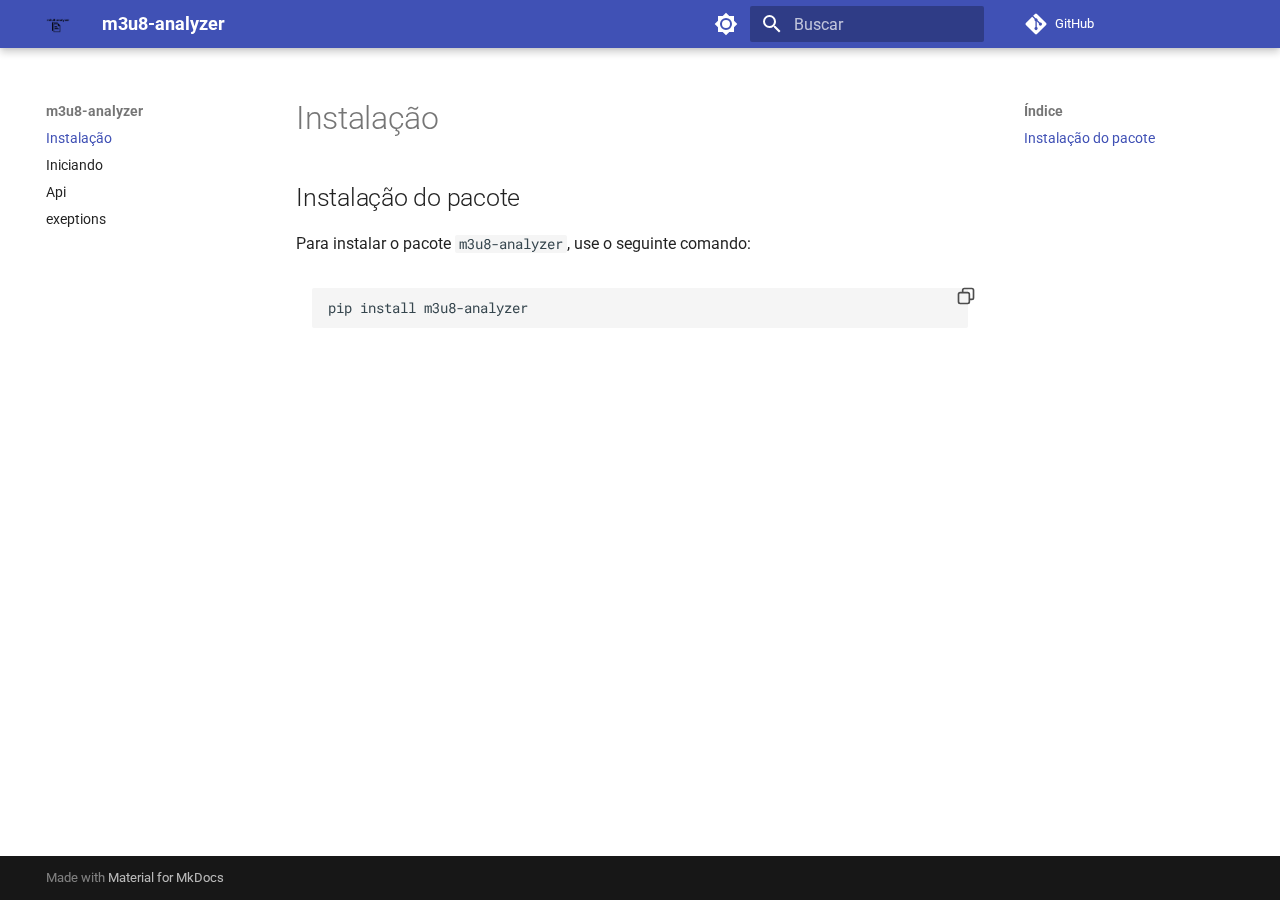
<file: docs/index.html>
<!doctype html>
<html lang="pt" class="no-js">
  <head>
    
      <meta charset="utf-8">
      <meta name="viewport" content="width=device-width,initial-scale=1">
      
      
      
      
      
        <link rel="next" href="iniciando/">
      
      
      <link rel="icon" href="images/logo_noturno.png">
      <meta name="generator" content="mkdocs-1.6.0, mkdocs-material-9.5.33">
    
    
      
        <title>m3u8-analyzer</title>
      
    
    
      <link rel="stylesheet" href="assets/stylesheets/main.3cba04c6.min.css">
      
        
        <link rel="stylesheet" href="assets/stylesheets/palette.06af60db.min.css">
      
      


    
    
      
    
    
      
        
        
        <link rel="preconnect" href="https://fonts.gstatic.com" crossorigin>
        <link rel="stylesheet" href="https://fonts.googleapis.com/css?family=Roboto:300,300i,400,400i,700,700i%7CRoboto+Mono:400,400i,700,700i&display=fallback">
        <style>:root{--md-text-font:"Roboto";--md-code-font:"Roboto Mono"}</style>
      
    
    
      <link rel="stylesheet" href="assets/_mkdocstrings.css">
    
      <link rel="stylesheet" href="stylesheets/extra.css">
    
    <script>__md_scope=new URL(".",location),__md_hash=e=>[...e].reduce((e,_)=>(e<<5)-e+_.charCodeAt(0),0),__md_get=(e,_=localStorage,t=__md_scope)=>JSON.parse(_.getItem(t.pathname+"."+e)),__md_set=(e,_,t=localStorage,a=__md_scope)=>{try{t.setItem(a.pathname+"."+e,JSON.stringify(_))}catch(e){}}</script>
    
      

    
    
    
  </head>
  
  
    
    
      
    
    
    
    
    <body dir="ltr" data-md-color-scheme="default" data-md-color-primary="indigo" data-md-color-accent="indigo">
  
    
    <input class="md-toggle" data-md-toggle="drawer" type="checkbox" id="__drawer" autocomplete="off">
    <input class="md-toggle" data-md-toggle="search" type="checkbox" id="__search" autocomplete="off">
    <label class="md-overlay" for="__drawer"></label>
    <div data-md-component="skip">
      
        
        <a href="#instalacao-do-pacote" class="md-skip">
          Pular para conteúdo
        </a>
      
    </div>
    <div data-md-component="announce">
      
    </div>
    
    
      

  

<header class="md-header md-header--shadow" data-md-component="header">
  <nav class="md-header__inner md-grid" aria-label="Cabeçalho">
    <a href="." title="m3u8-analyzer" class="md-header__button md-logo" aria-label="m3u8-analyzer" data-md-component="logo">
      
  <img src="images/logo_noturno.png" alt="logo">

    </a>
    <label class="md-header__button md-icon" for="__drawer">
      
      <svg xmlns="http://www.w3.org/2000/svg" viewBox="0 0 24 24"><path d="M3 6h18v2H3V6m0 5h18v2H3v-2m0 5h18v2H3v-2Z"/></svg>
    </label>
    <div class="md-header__title" data-md-component="header-title">
      <div class="md-header__ellipsis">
        <div class="md-header__topic">
          <span class="md-ellipsis">
            m3u8-analyzer
          </span>
        </div>
        <div class="md-header__topic" data-md-component="header-topic">
          <span class="md-ellipsis">
            
              Instalação
            
          </span>
        </div>
      </div>
    </div>
    
      
        <form class="md-header__option" data-md-component="palette">
  
    
    
    
    <input class="md-option" data-md-color-media="" data-md-color-scheme="default" data-md-color-primary="indigo" data-md-color-accent="indigo"  aria-label="Modo Escuro"  type="radio" name="__palette" id="__palette_0">
    
      <label class="md-header__button md-icon" title="Modo Escuro" for="__palette_1" hidden>
        <svg xmlns="http://www.w3.org/2000/svg" viewBox="0 0 24 24"><path d="M12 8a4 4 0 0 0-4 4 4 4 0 0 0 4 4 4 4 0 0 0 4-4 4 4 0 0 0-4-4m0 10a6 6 0 0 1-6-6 6 6 0 0 1 6-6 6 6 0 0 1 6 6 6 6 0 0 1-6 6m8-9.31V4h-4.69L12 .69 8.69 4H4v4.69L.69 12 4 15.31V20h4.69L12 23.31 15.31 20H20v-4.69L23.31 12 20 8.69Z"/></svg>
      </label>
    
  
    
    
    
    <input class="md-option" data-md-color-media="" data-md-color-scheme="slate" data-md-color-primary="indigo" data-md-color-accent="indigo"  aria-label="Modo Claro"  type="radio" name="__palette" id="__palette_1">
    
      <label class="md-header__button md-icon" title="Modo Claro" for="__palette_0" hidden>
        <svg xmlns="http://www.w3.org/2000/svg" viewBox="0 0 24 24"><path d="M12 18c-.89 0-1.74-.2-2.5-.55C11.56 16.5 13 14.42 13 12c0-2.42-1.44-4.5-3.5-5.45C10.26 6.2 11.11 6 12 6a6 6 0 0 1 6 6 6 6 0 0 1-6 6m8-9.31V4h-4.69L12 .69 8.69 4H4v4.69L.69 12 4 15.31V20h4.69L12 23.31 15.31 20H20v-4.69L23.31 12 20 8.69Z"/></svg>
      </label>
    
  
</form>
      
    
    
      <script>var media,input,key,value,palette=__md_get("__palette");if(palette&&palette.color){"(prefers-color-scheme)"===palette.color.media&&(media=matchMedia("(prefers-color-scheme: light)"),input=document.querySelector(media.matches?"[data-md-color-media='(prefers-color-scheme: light)']":"[data-md-color-media='(prefers-color-scheme: dark)']"),palette.color.media=input.getAttribute("data-md-color-media"),palette.color.scheme=input.getAttribute("data-md-color-scheme"),palette.color.primary=input.getAttribute("data-md-color-primary"),palette.color.accent=input.getAttribute("data-md-color-accent"));for([key,value]of Object.entries(palette.color))document.body.setAttribute("data-md-color-"+key,value)}</script>
    
    
    
      <label class="md-header__button md-icon" for="__search">
        
        <svg xmlns="http://www.w3.org/2000/svg" viewBox="0 0 24 24"><path d="M9.5 3A6.5 6.5 0 0 1 16 9.5c0 1.61-.59 3.09-1.56 4.23l.27.27h.79l5 5-1.5 1.5-5-5v-.79l-.27-.27A6.516 6.516 0 0 1 9.5 16 6.5 6.5 0 0 1 3 9.5 6.5 6.5 0 0 1 9.5 3m0 2C7 5 5 7 5 9.5S7 14 9.5 14 14 12 14 9.5 12 5 9.5 5Z"/></svg>
      </label>
      <div class="md-search" data-md-component="search" role="dialog">
  <label class="md-search__overlay" for="__search"></label>
  <div class="md-search__inner" role="search">
    <form class="md-search__form" name="search">
      <input type="text" class="md-search__input" name="query" aria-label="Buscar" placeholder="Buscar" autocapitalize="off" autocorrect="off" autocomplete="off" spellcheck="false" data-md-component="search-query" required>
      <label class="md-search__icon md-icon" for="__search">
        
        <svg xmlns="http://www.w3.org/2000/svg" viewBox="0 0 24 24"><path d="M9.5 3A6.5 6.5 0 0 1 16 9.5c0 1.61-.59 3.09-1.56 4.23l.27.27h.79l5 5-1.5 1.5-5-5v-.79l-.27-.27A6.516 6.516 0 0 1 9.5 16 6.5 6.5 0 0 1 3 9.5 6.5 6.5 0 0 1 9.5 3m0 2C7 5 5 7 5 9.5S7 14 9.5 14 14 12 14 9.5 12 5 9.5 5Z"/></svg>
        
        <svg xmlns="http://www.w3.org/2000/svg" viewBox="0 0 24 24"><path d="M20 11v2H8l5.5 5.5-1.42 1.42L4.16 12l7.92-7.92L13.5 5.5 8 11h12Z"/></svg>
      </label>
      <nav class="md-search__options" aria-label="Pesquisar">
        
        <button type="reset" class="md-search__icon md-icon" title="Limpar" aria-label="Limpar" tabindex="-1">
          
          <svg xmlns="http://www.w3.org/2000/svg" viewBox="0 0 24 24"><path d="M19 6.41 17.59 5 12 10.59 6.41 5 5 6.41 10.59 12 5 17.59 6.41 19 12 13.41 17.59 19 19 17.59 13.41 12 19 6.41Z"/></svg>
        </button>
      </nav>
      
    </form>
    <div class="md-search__output">
      <div class="md-search__scrollwrap" tabindex="0" data-md-scrollfix>
        <div class="md-search-result" data-md-component="search-result">
          <div class="md-search-result__meta">
            Inicializando busca
          </div>
          <ol class="md-search-result__list" role="presentation"></ol>
        </div>
      </div>
    </div>
  </div>
</div>
    
    
      <div class="md-header__source">
        <a href="https://github.com/PauloCesar-dev404/M3u8_Analyzer" title="Ir para repositório" class="md-source" data-md-component="source">
  <div class="md-source__icon md-icon">
    
    <svg xmlns="http://www.w3.org/2000/svg" viewBox="0 0 448 512"><!--! Font Awesome Free 6.6.0 by @fontawesome - https://fontawesome.com License - https://fontawesome.com/license/free (Icons: CC BY 4.0, Fonts: SIL OFL 1.1, Code: MIT License) Copyright 2024 Fonticons, Inc.--><path d="M439.55 236.05 244 40.45a28.87 28.87 0 0 0-40.81 0l-40.66 40.63 51.52 51.52c27.06-9.14 52.68 16.77 43.39 43.68l49.66 49.66c34.23-11.8 61.18 31 35.47 56.69-26.49 26.49-70.21-2.87-56-37.34L240.22 199v121.85c25.3 12.54 22.26 41.85 9.08 55a34.34 34.34 0 0 1-48.55 0c-17.57-17.6-11.07-46.91 11.25-56v-123c-20.8-8.51-24.6-30.74-18.64-45L142.57 101 8.45 235.14a28.86 28.86 0 0 0 0 40.81l195.61 195.6a28.86 28.86 0 0 0 40.8 0l194.69-194.69a28.86 28.86 0 0 0 0-40.81z"/></svg>
  </div>
  <div class="md-source__repository">
    GitHub
  </div>
</a>
      </div>
    
  </nav>
  
</header>
    
    <div class="md-container" data-md-component="container">
      
      
        
          
        
      
      <main class="md-main" data-md-component="main">
        <div class="md-main__inner md-grid">
          
            
              
              <div class="md-sidebar md-sidebar--primary" data-md-component="sidebar" data-md-type="navigation" >
                <div class="md-sidebar__scrollwrap">
                  <div class="md-sidebar__inner">
                    



<nav class="md-nav md-nav--primary" aria-label="Navegação" data-md-level="0">
  <label class="md-nav__title" for="__drawer">
    <a href="." title="m3u8-analyzer" class="md-nav__button md-logo" aria-label="m3u8-analyzer" data-md-component="logo">
      
  <img src="images/logo_noturno.png" alt="logo">

    </a>
    m3u8-analyzer
  </label>
  
    <div class="md-nav__source">
      <a href="https://github.com/PauloCesar-dev404/M3u8_Analyzer" title="Ir para repositório" class="md-source" data-md-component="source">
  <div class="md-source__icon md-icon">
    
    <svg xmlns="http://www.w3.org/2000/svg" viewBox="0 0 448 512"><!--! Font Awesome Free 6.6.0 by @fontawesome - https://fontawesome.com License - https://fontawesome.com/license/free (Icons: CC BY 4.0, Fonts: SIL OFL 1.1, Code: MIT License) Copyright 2024 Fonticons, Inc.--><path d="M439.55 236.05 244 40.45a28.87 28.87 0 0 0-40.81 0l-40.66 40.63 51.52 51.52c27.06-9.14 52.68 16.77 43.39 43.68l49.66 49.66c34.23-11.8 61.18 31 35.47 56.69-26.49 26.49-70.21-2.87-56-37.34L240.22 199v121.85c25.3 12.54 22.26 41.85 9.08 55a34.34 34.34 0 0 1-48.55 0c-17.57-17.6-11.07-46.91 11.25-56v-123c-20.8-8.51-24.6-30.74-18.64-45L142.57 101 8.45 235.14a28.86 28.86 0 0 0 0 40.81l195.61 195.6a28.86 28.86 0 0 0 40.8 0l194.69-194.69a28.86 28.86 0 0 0 0-40.81z"/></svg>
  </div>
  <div class="md-source__repository">
    GitHub
  </div>
</a>
    </div>
  
  <ul class="md-nav__list" data-md-scrollfix>
    
      
      
  
  
    
  
  
  
    <li class="md-nav__item md-nav__item--active">
      
      <input class="md-nav__toggle md-toggle" type="checkbox" id="__toc">
      
      
      
        <label class="md-nav__link md-nav__link--active" for="__toc">
          
  
  <span class="md-ellipsis">
    Instalação
  </span>
  

          <span class="md-nav__icon md-icon"></span>
        </label>
      
      <a href="." class="md-nav__link md-nav__link--active">
        
  
  <span class="md-ellipsis">
    Instalação
  </span>
  

      </a>
      
        

<nav class="md-nav md-nav--secondary" aria-label="Índice">
  
  
  
  
    <label class="md-nav__title" for="__toc">
      <span class="md-nav__icon md-icon"></span>
      Índice
    </label>
    <ul class="md-nav__list" data-md-component="toc" data-md-scrollfix>
      
        <li class="md-nav__item">
  <a href="#instalacao-do-pacote" class="md-nav__link">
    <span class="md-ellipsis">
      Instalação do pacote
    </span>
  </a>
  
</li>
      
    </ul>
  
</nav>
      
    </li>
  

    
      
      
  
  
  
  
    <li class="md-nav__item">
      <a href="iniciando/" class="md-nav__link">
        
  
  <span class="md-ellipsis">
    Iniciando
  </span>
  

      </a>
    </li>
  

    
      
      
  
  
  
  
    <li class="md-nav__item">
      <a href="api/" class="md-nav__link">
        
  
  <span class="md-ellipsis">
    Api
  </span>
  

      </a>
    </li>
  

    
      
      
  
  
  
  
    <li class="md-nav__item">
      <a href="exeptions/" class="md-nav__link">
        
  
  <span class="md-ellipsis">
    exeptions
  </span>
  

      </a>
    </li>
  

    
  </ul>
</nav>
                  </div>
                </div>
              </div>
            
            
              
              <div class="md-sidebar md-sidebar--secondary" data-md-component="sidebar" data-md-type="toc" >
                <div class="md-sidebar__scrollwrap">
                  <div class="md-sidebar__inner">
                    

<nav class="md-nav md-nav--secondary" aria-label="Índice">
  
  
  
  
    <label class="md-nav__title" for="__toc">
      <span class="md-nav__icon md-icon"></span>
      Índice
    </label>
    <ul class="md-nav__list" data-md-component="toc" data-md-scrollfix>
      
        <li class="md-nav__item">
  <a href="#instalacao-do-pacote" class="md-nav__link">
    <span class="md-ellipsis">
      Instalação do pacote
    </span>
  </a>
  
</li>
      
    </ul>
  
</nav>
                  </div>
                </div>
              </div>
            
          
          
            <div class="md-content" data-md-component="content">
              <article class="md-content__inner md-typeset">
                
                  

  
  


  <h1>Instalação</h1>

<h2 id="instalacao-do-pacote">Instalação do pacote</h2>
<p>Para instalar o pacote <code>m3u8-analyzer</code>, use o seguinte comando:</p>
<div class="highlight"><pre><span></span><code>pip<span class="w"> </span>install<span class="w"> </span>m3u8-analyzer
</code></pre></div>












                
              </article>
            </div>
          
          
<script>var target=document.getElementById(location.hash.slice(1));target&&target.name&&(target.checked=target.name.startsWith("__tabbed_"))</script>
        </div>
        
      </main>
      
        <footer class="md-footer">
  
  <div class="md-footer-meta md-typeset">
    <div class="md-footer-meta__inner md-grid">
      <div class="md-copyright">
  
  
    Made with
    <a href="https://squidfunk.github.io/mkdocs-material/" target="_blank" rel="noopener">
      Material for MkDocs
    </a>
  
</div>
      
    </div>
  </div>
</footer>
      
    </div>
    <div class="md-dialog" data-md-component="dialog">
      <div class="md-dialog__inner md-typeset"></div>
    </div>
    
    
    <script id="__config" type="application/json">{"base": ".", "features": [], "search": "assets/javascripts/workers/search.b8dbb3d2.min.js", "translations": {"clipboard.copied": "Copiado para \u00e1rea de transfer\u00eancia", "clipboard.copy": "Copiar para \u00e1rea de transfer\u00eancia", "search.result.more.one": "mais 1 nesta p\u00e1gina", "search.result.more.other": "# mais nesta p\u00e1gina", "search.result.none": "Nenhum documento encontrado", "search.result.one": "1 documento encontrado", "search.result.other": "# documentos encontrados", "search.result.placeholder": "Digite para iniciar a busca", "search.result.term.missing": "Ausente", "select.version": "Selecione a vers\u00e3o"}}</script>
    
    
      <script src="assets/javascripts/bundle.af256bd8.min.js"></script>
      
        <script src="javascripts/extra.js"></script>
      
    
  </body>
</html>
</file>
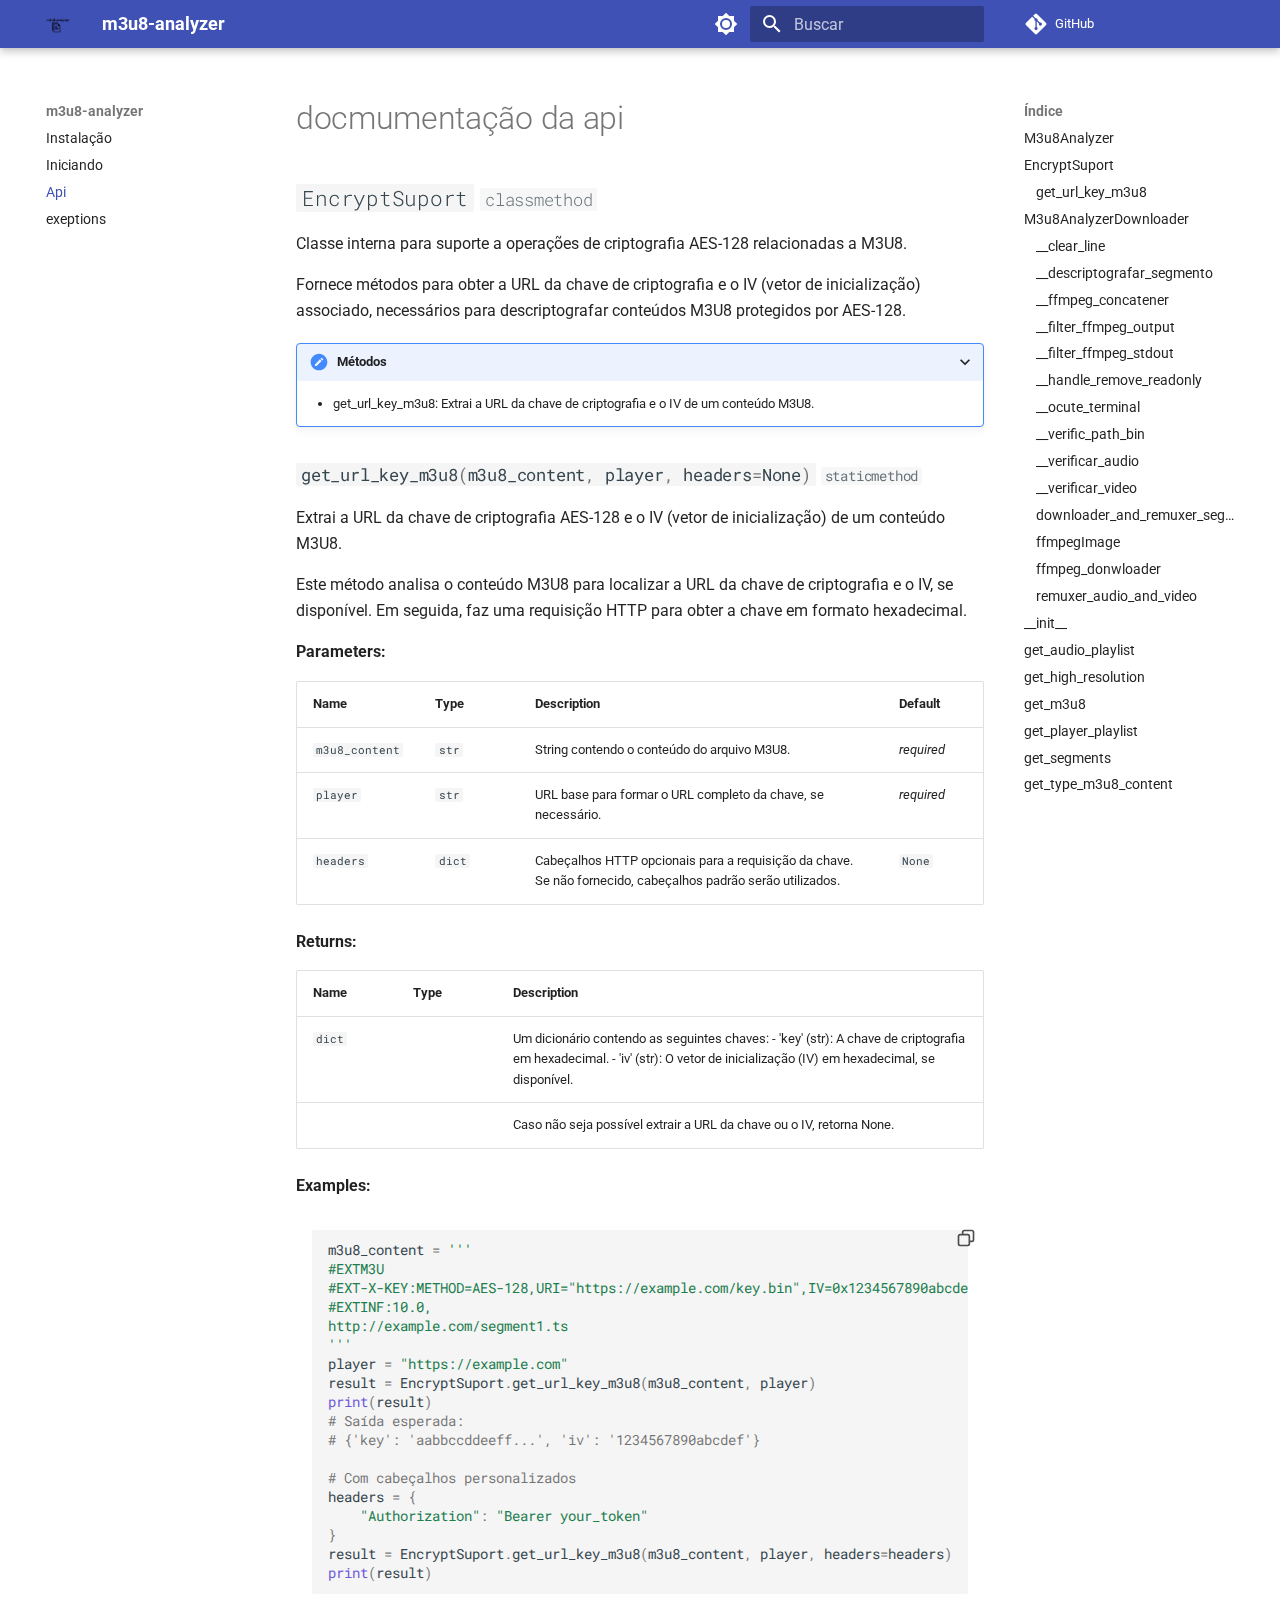
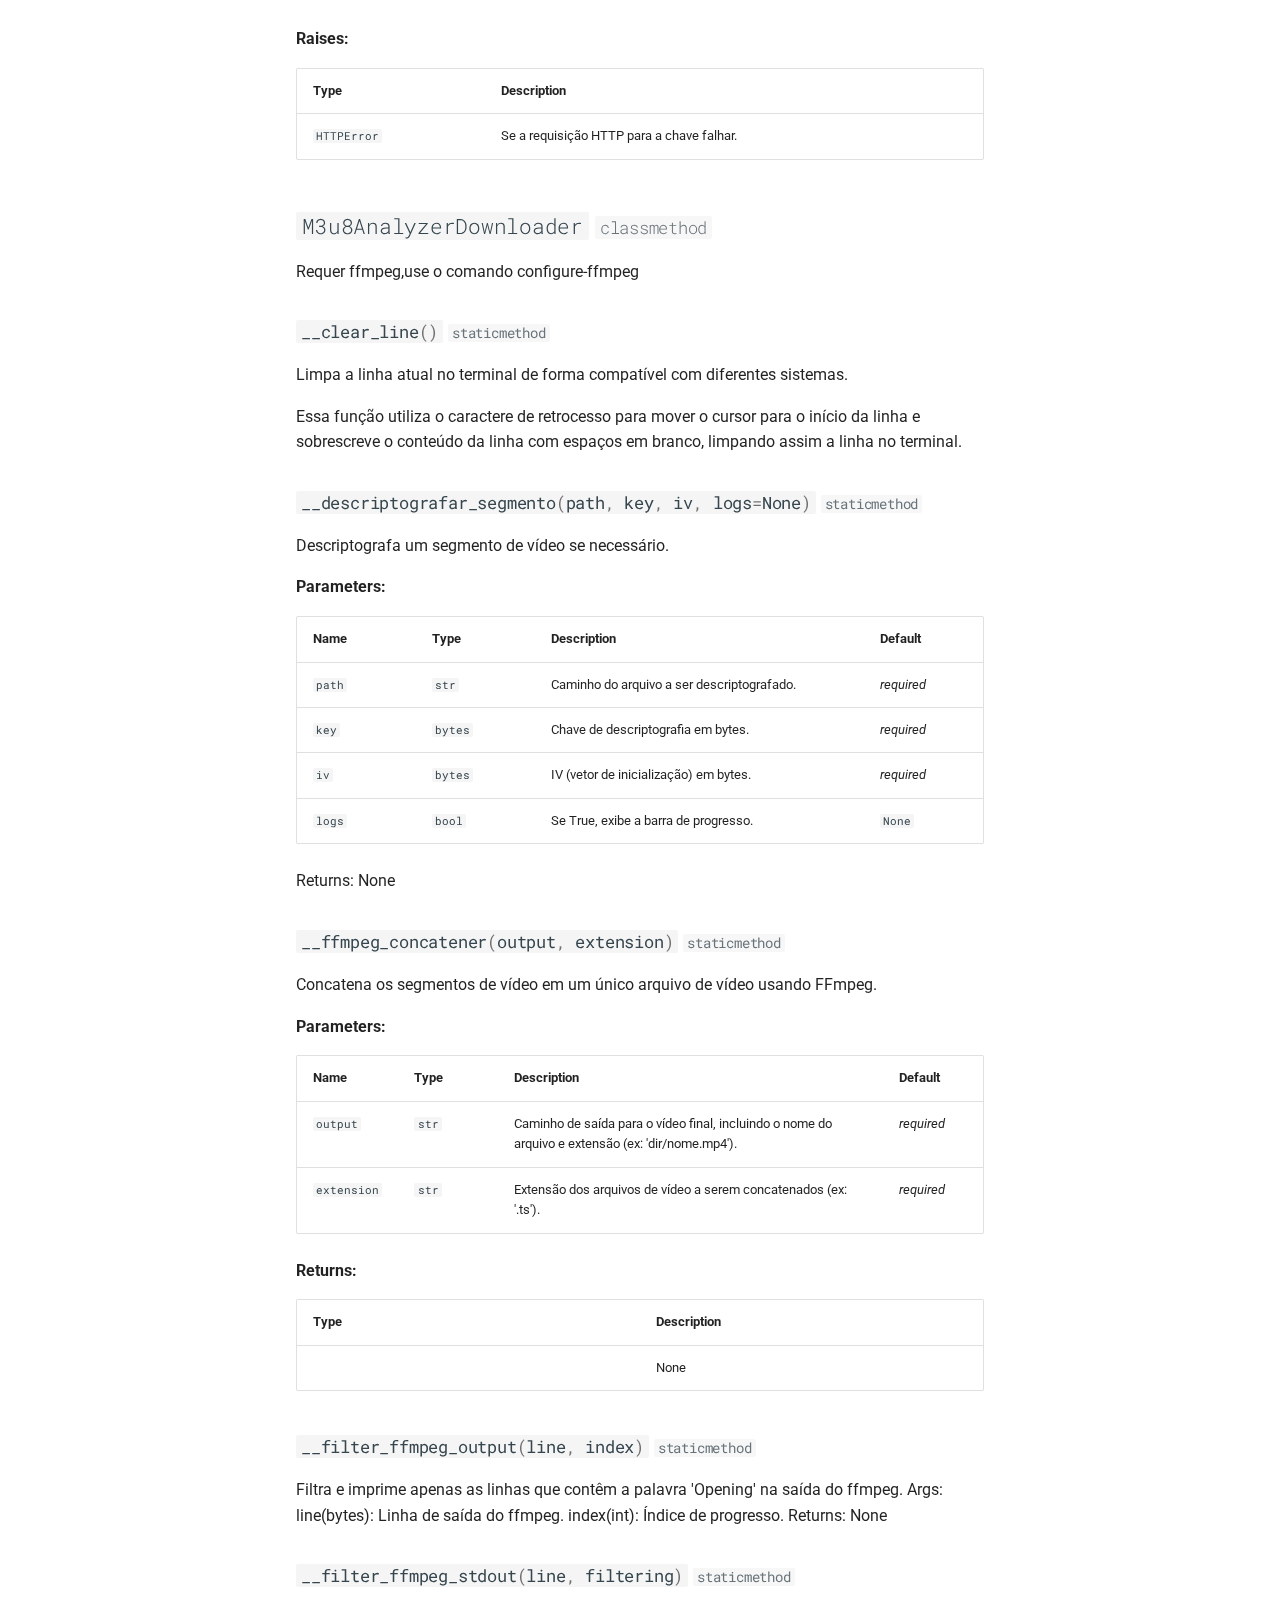
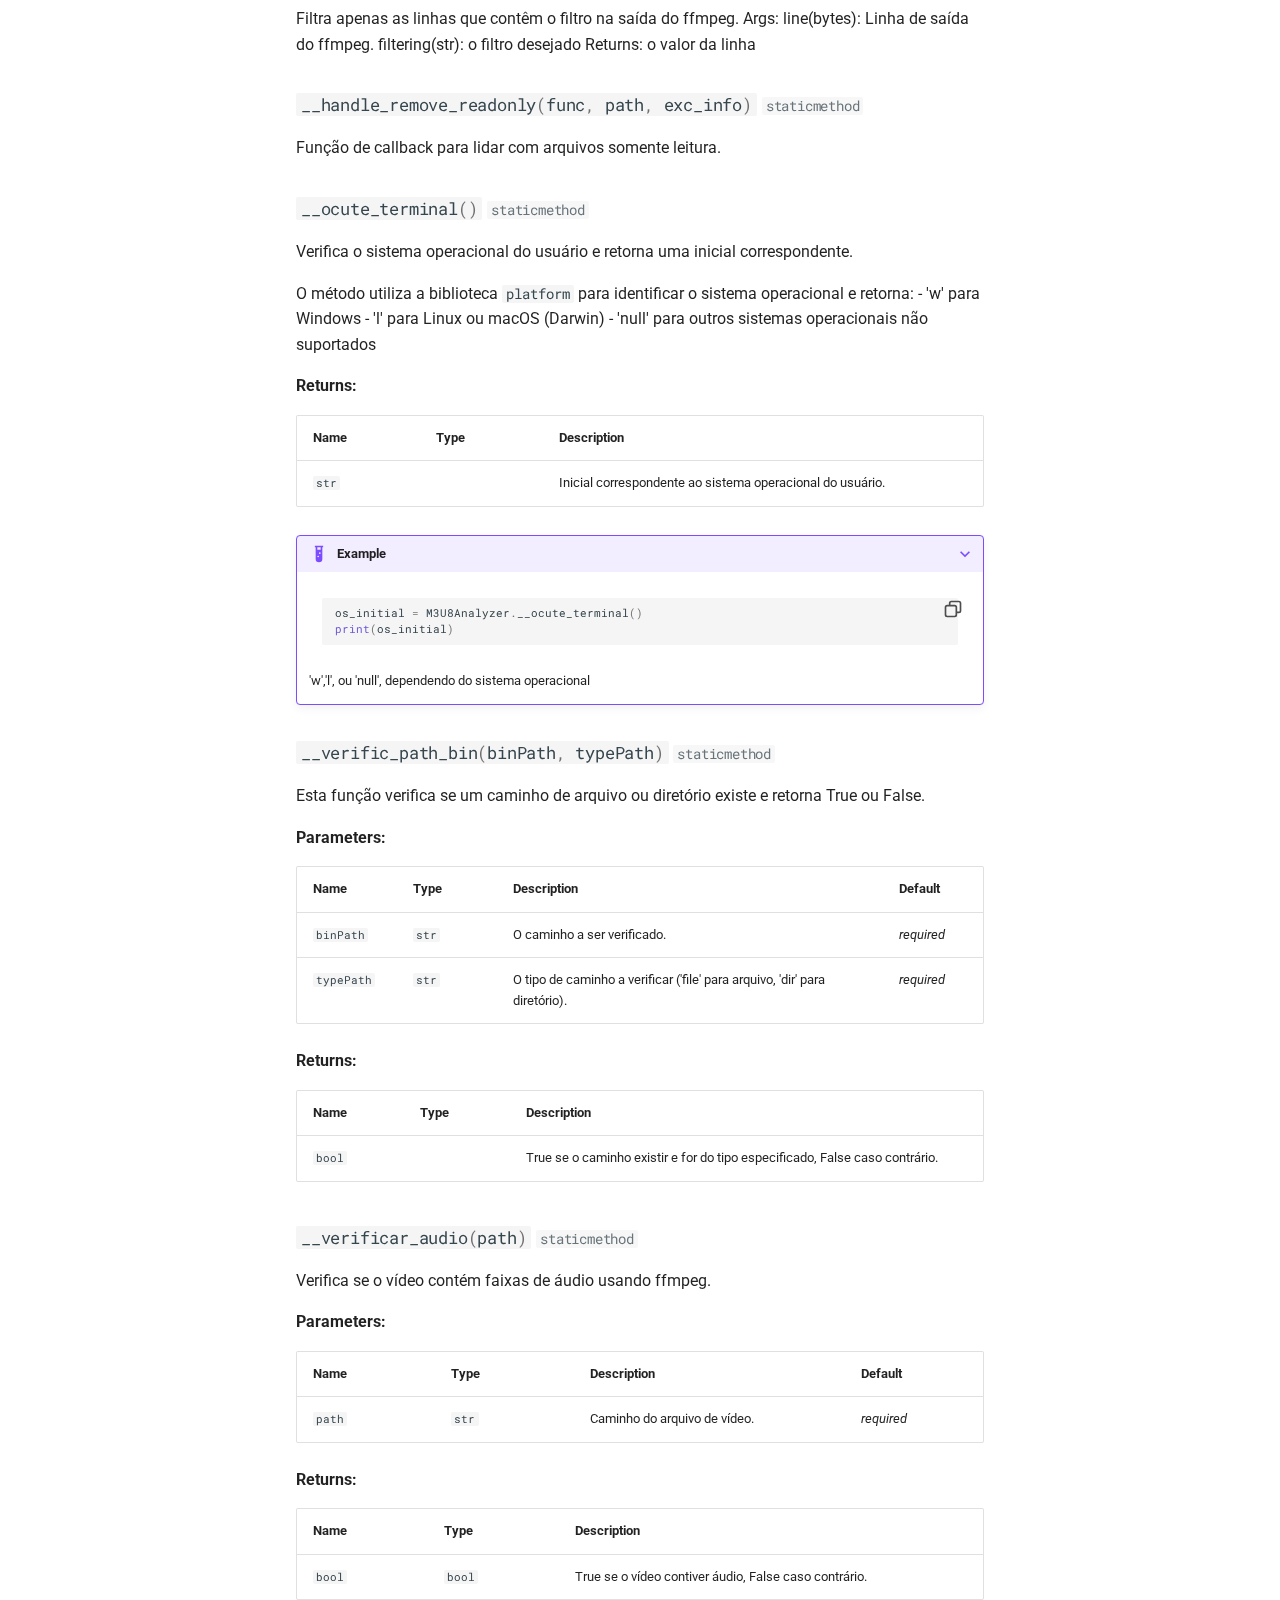
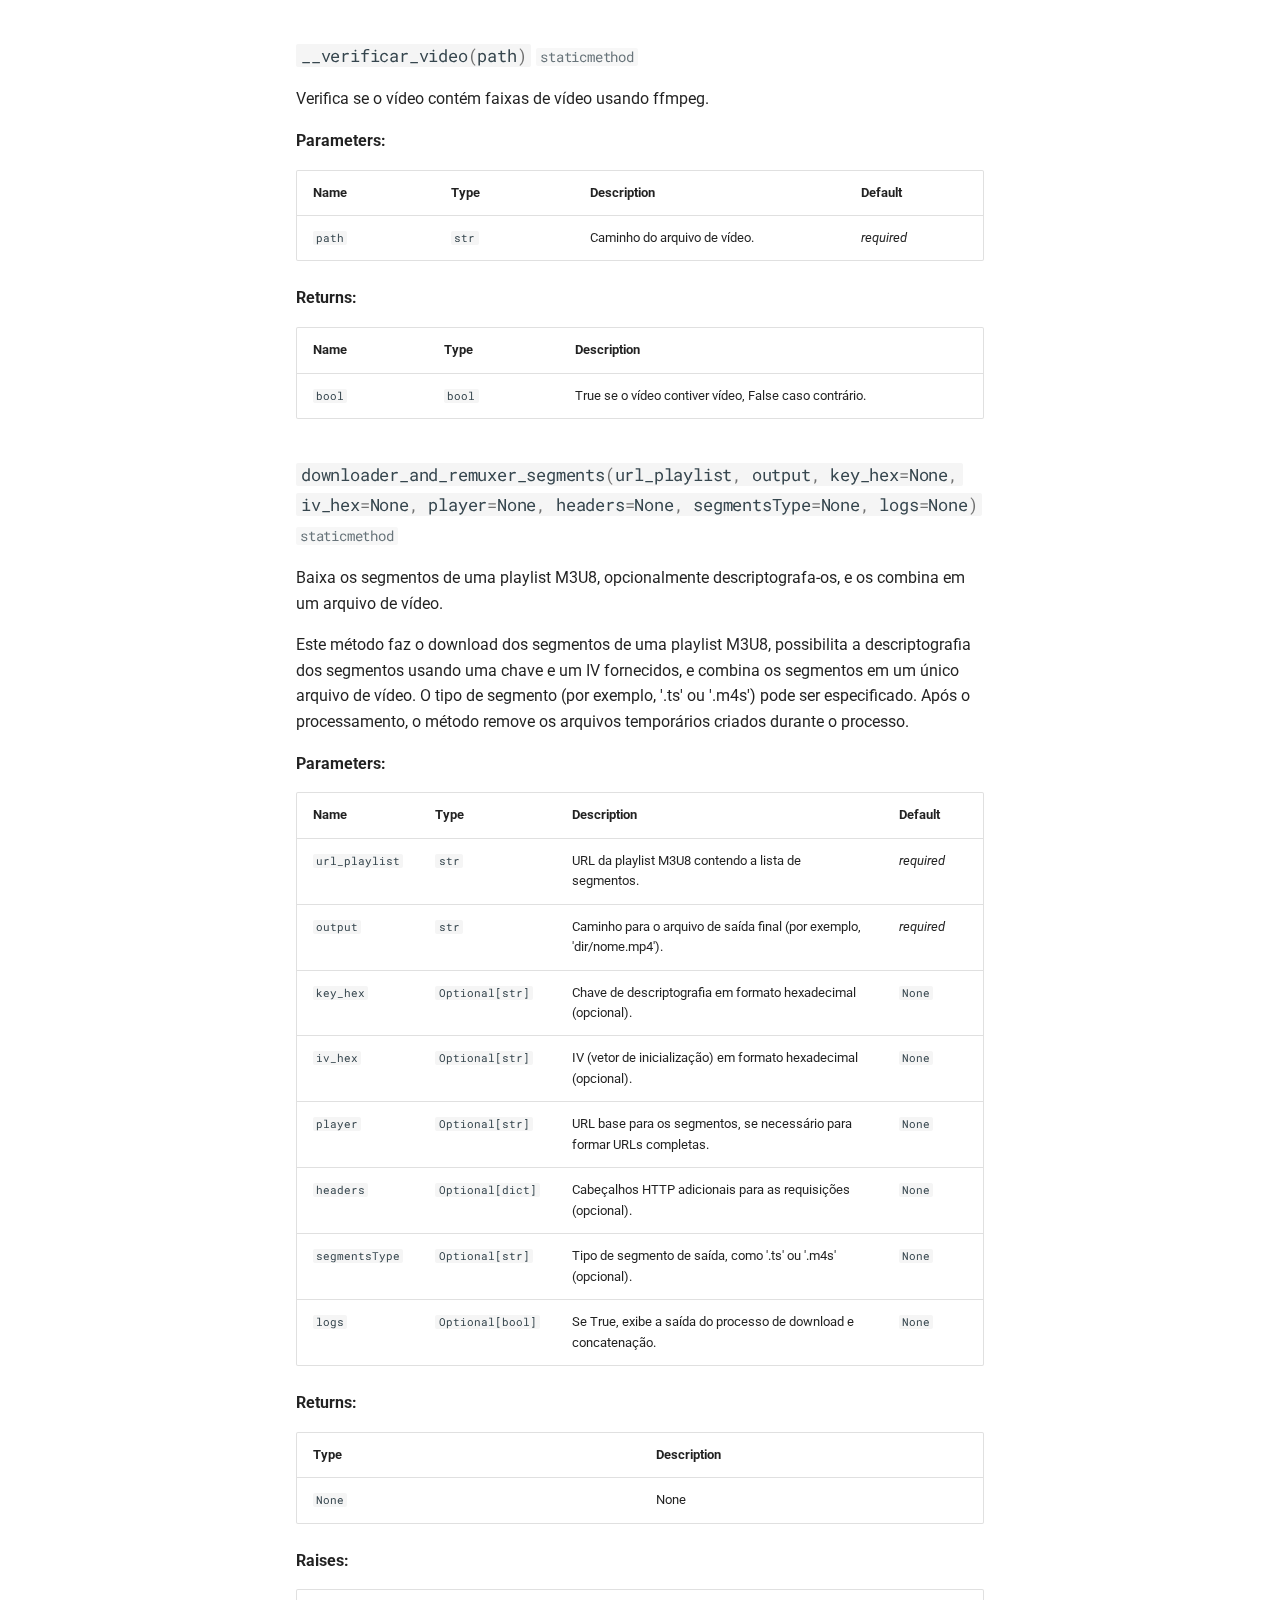
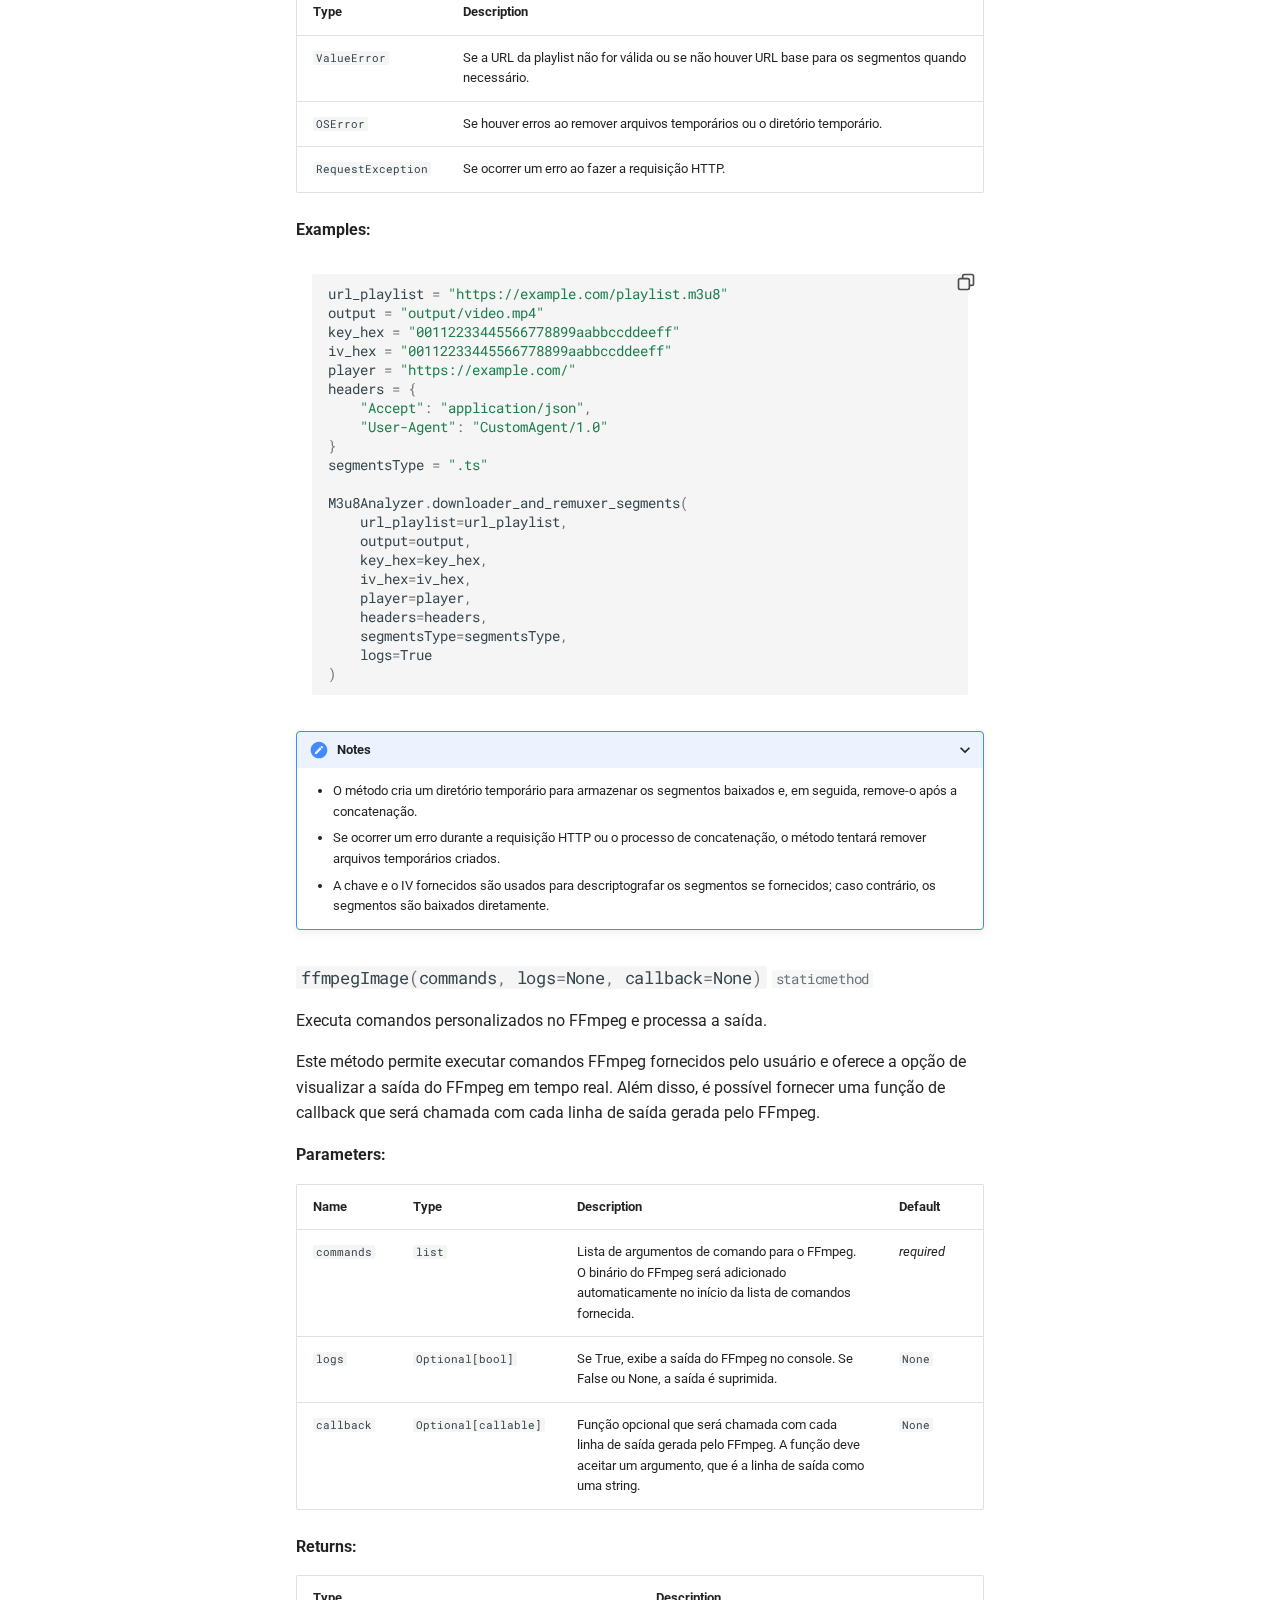
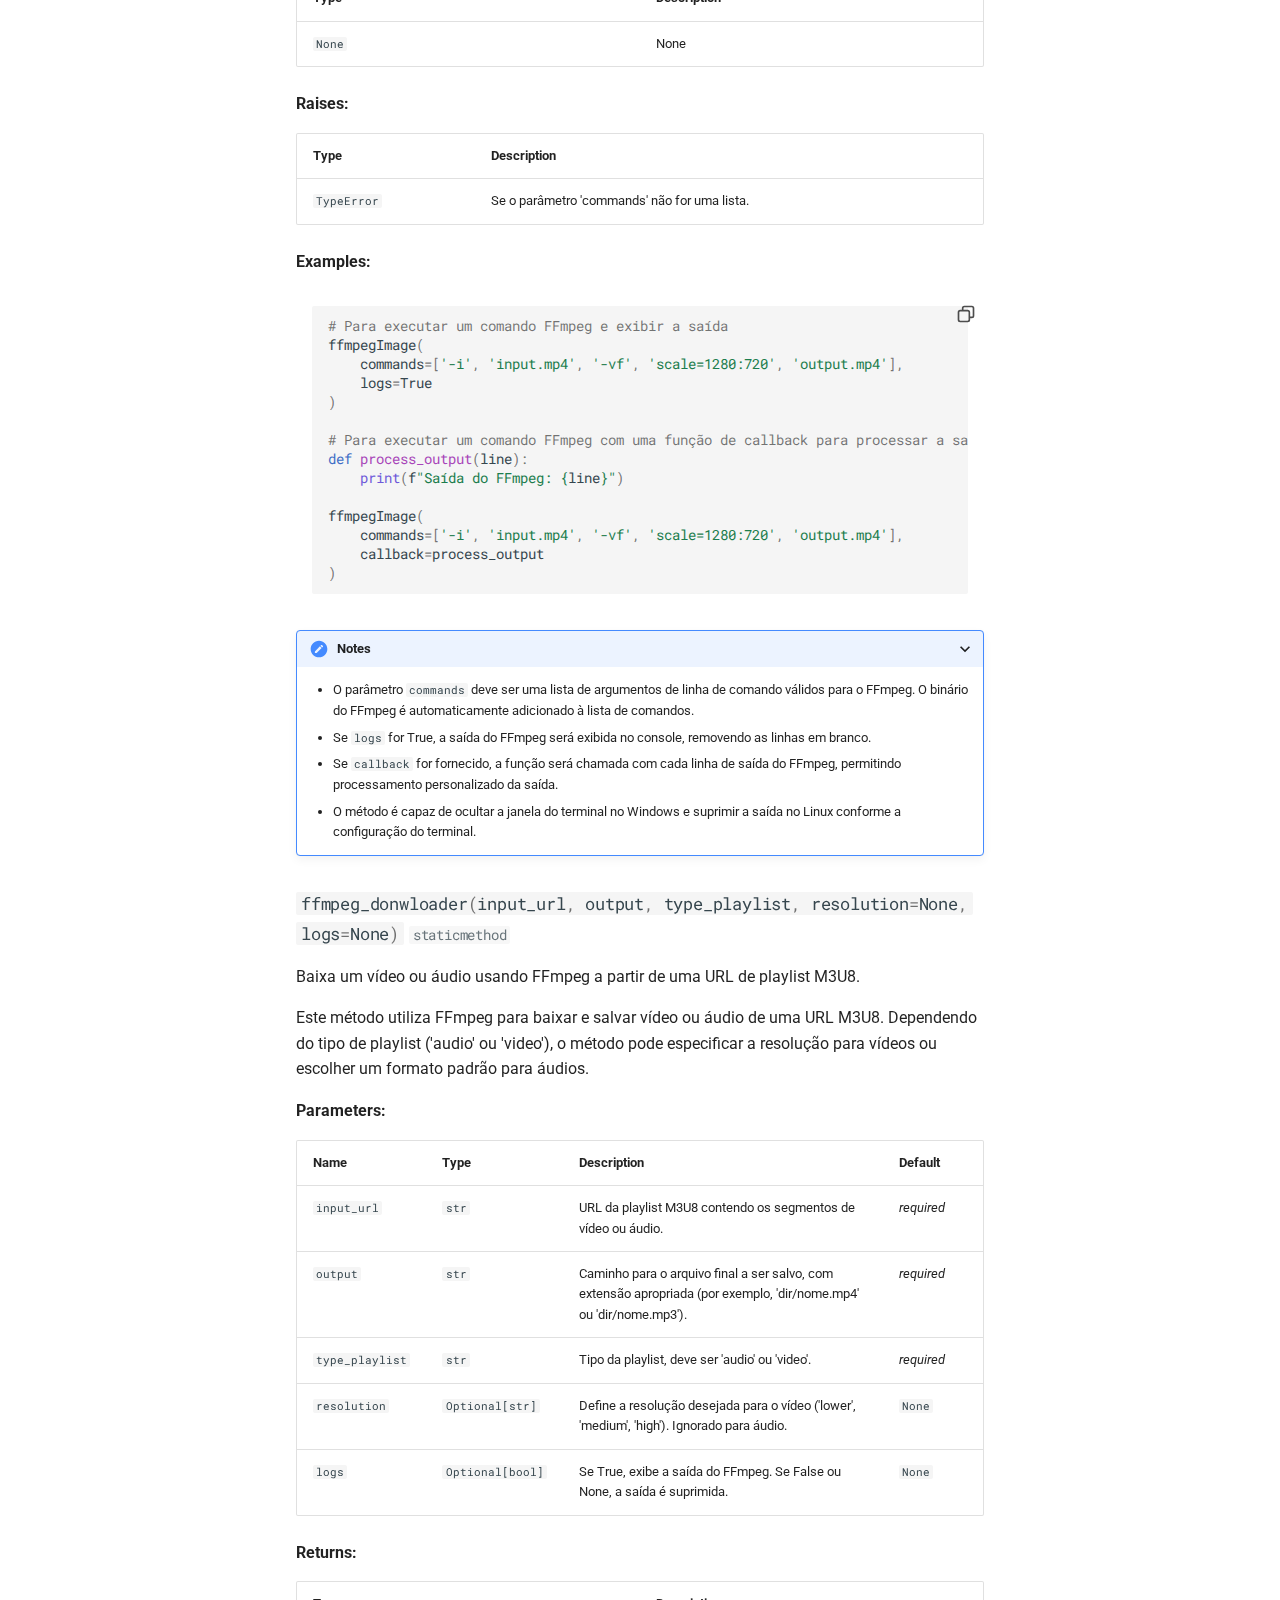
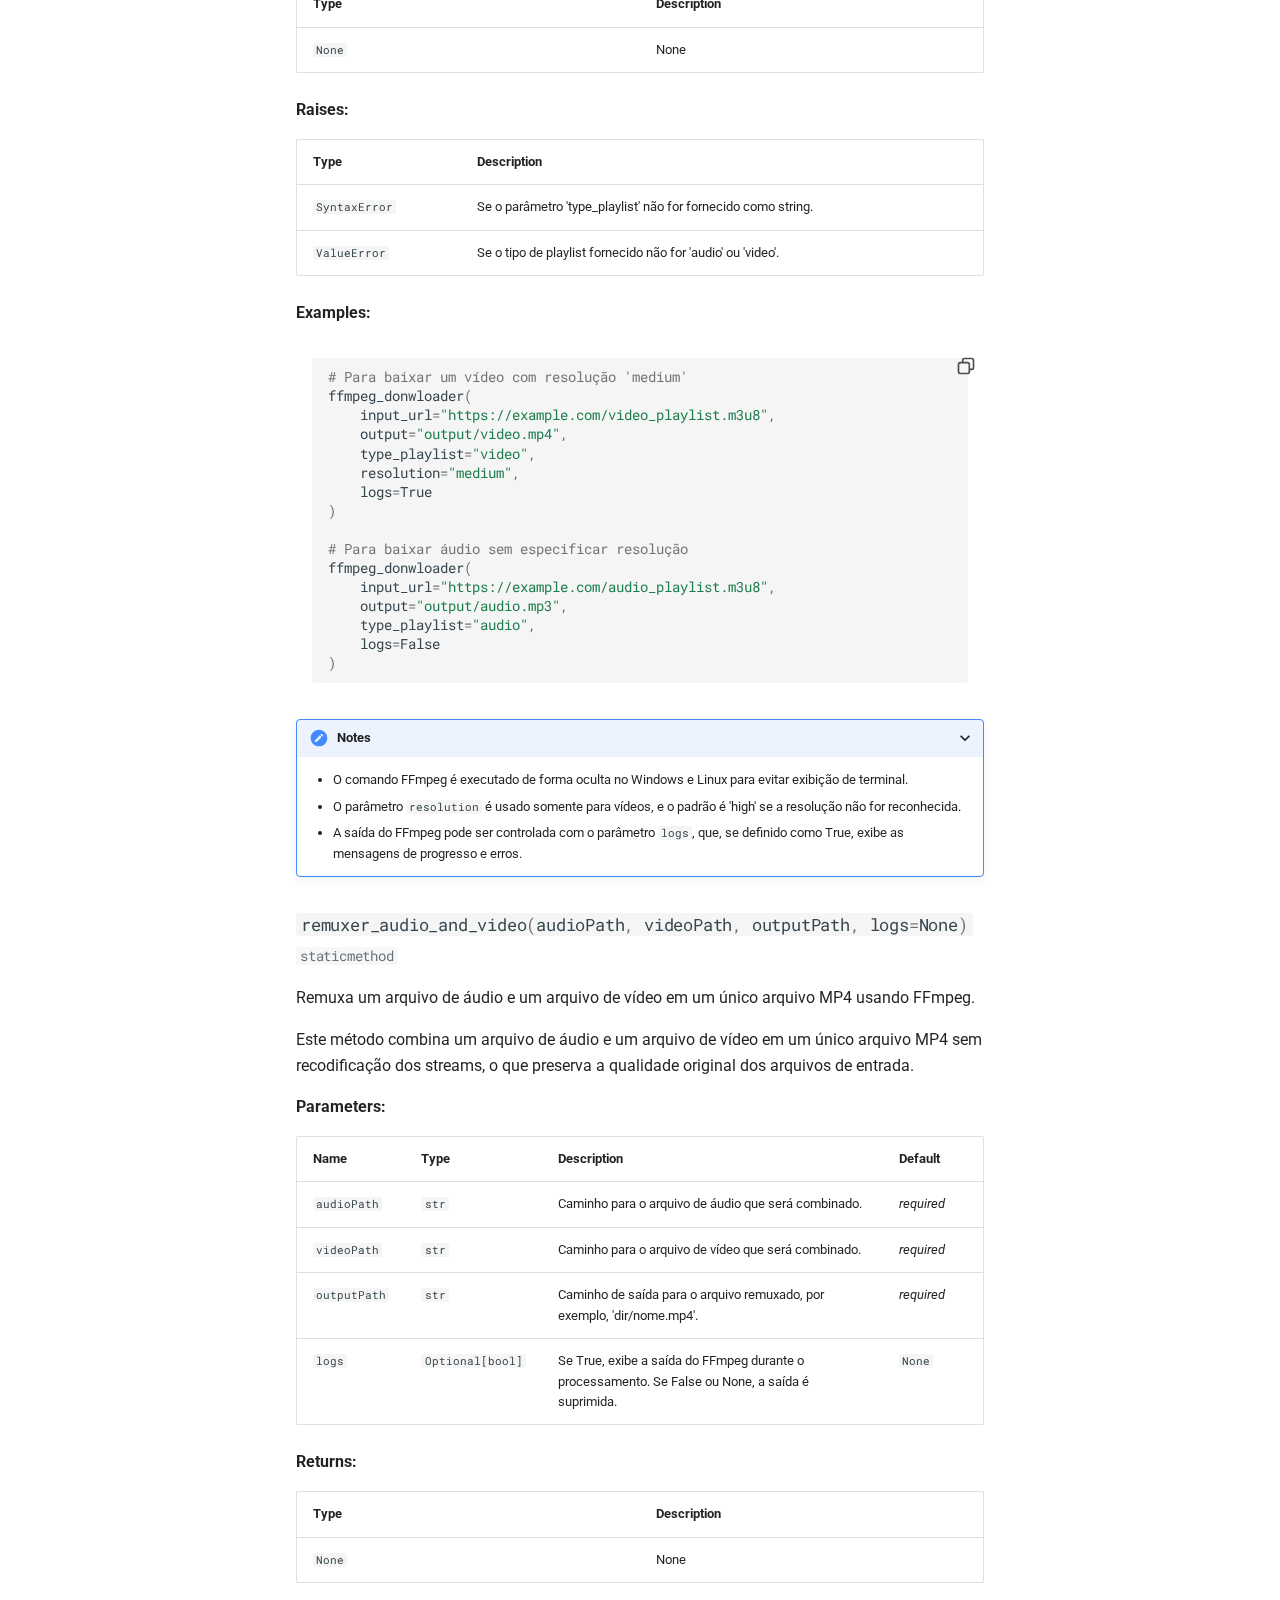
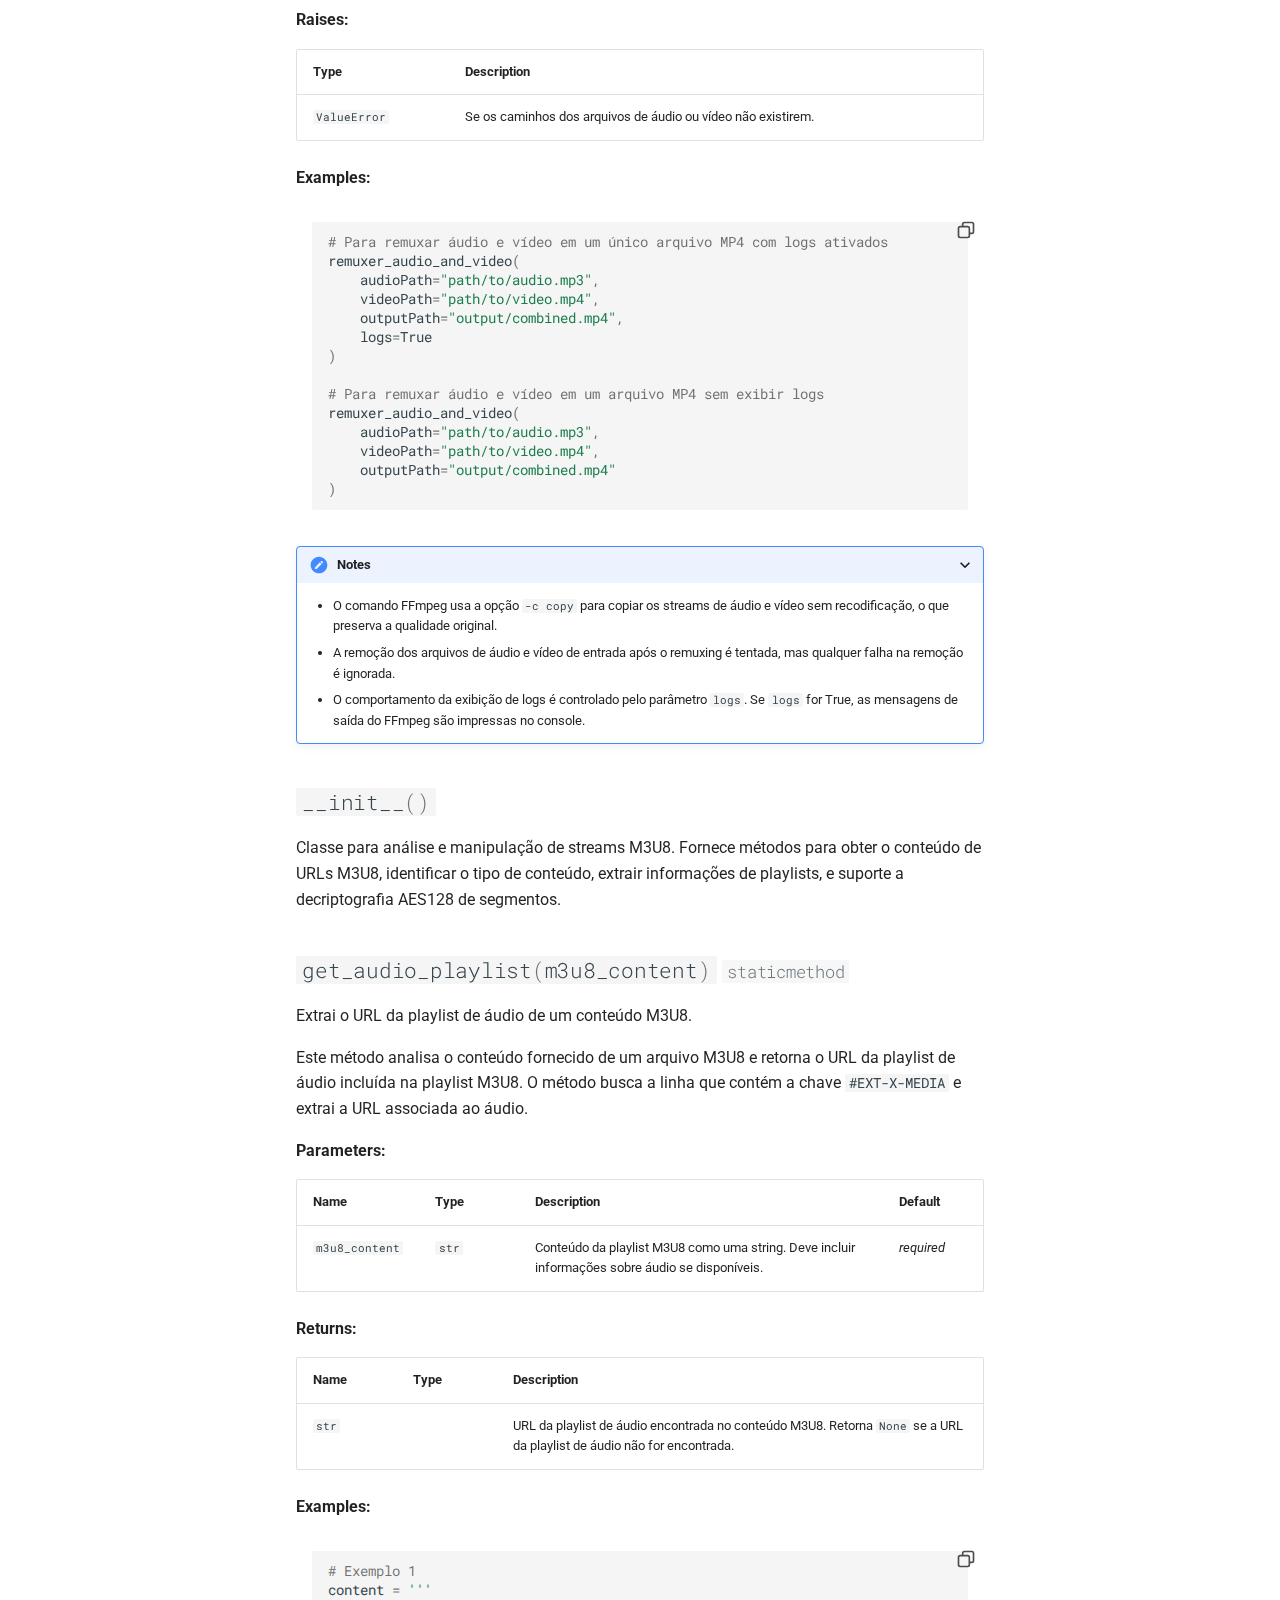
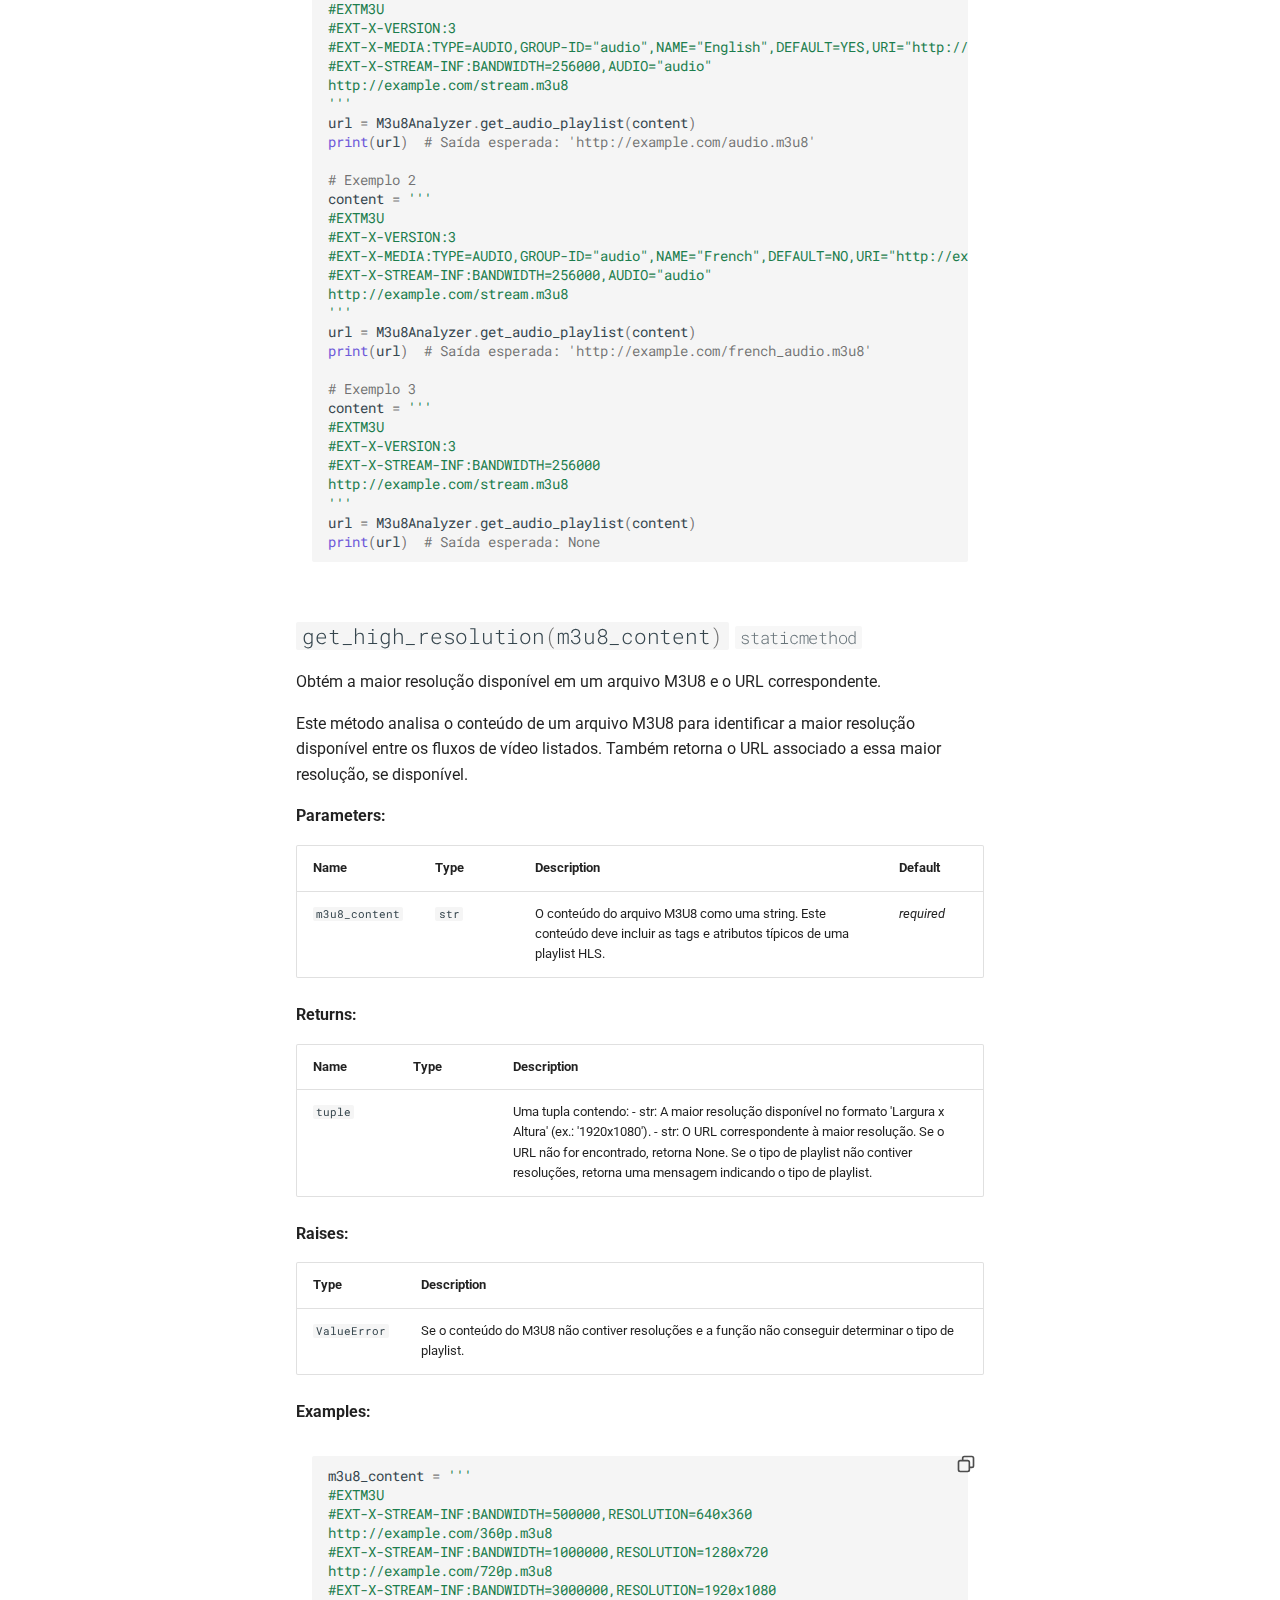
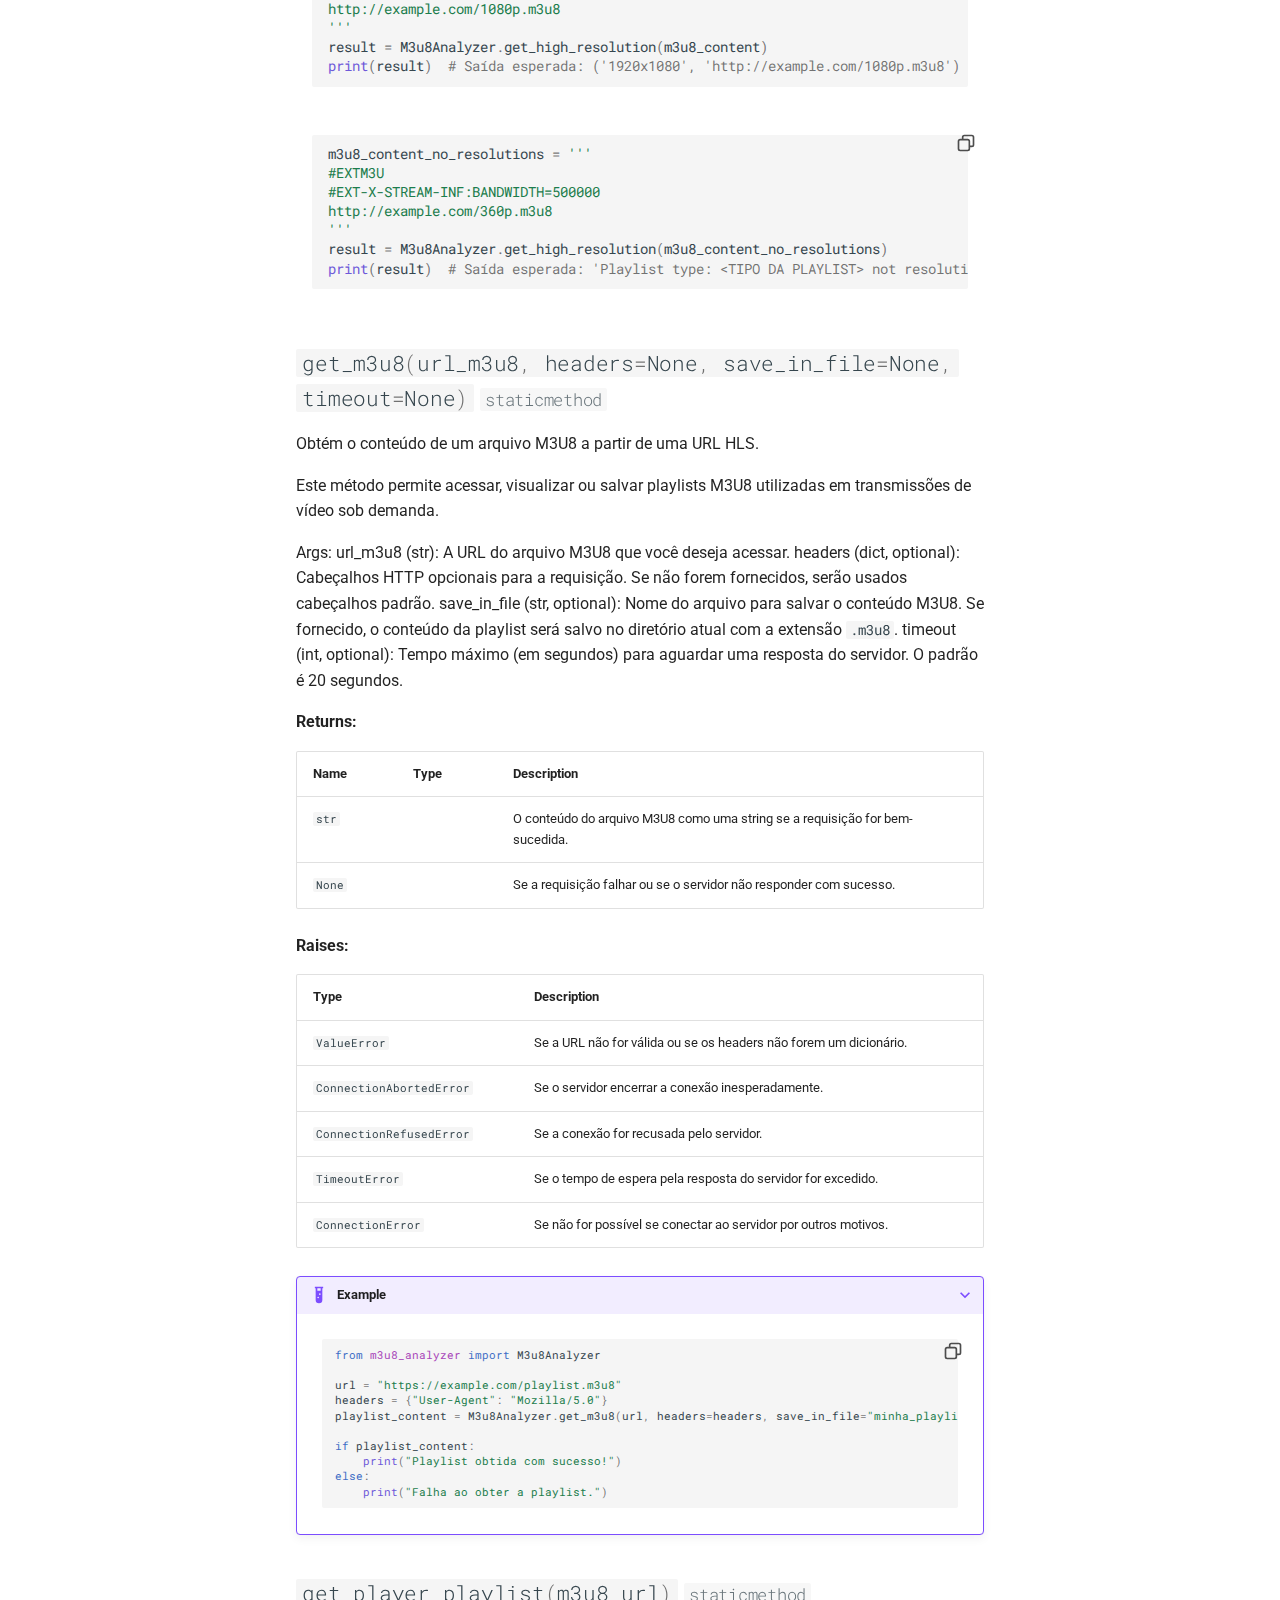
<file: docs/api/index.html>
<!doctype html>
<html lang="pt" class="no-js">
  <head>
    
      <meta charset="utf-8">
      <meta name="viewport" content="width=device-width,initial-scale=1">
      
      
      
      
        <link rel="prev" href="../iniciando/">
      
      
        <link rel="next" href="../exeptions/">
      
      
      <link rel="icon" href="../images/logo_noturno.png">
      <meta name="generator" content="mkdocs-1.6.0, mkdocs-material-9.5.33">
    
    
      
        <title>Api - m3u8-analyzer</title>
      
    
    
      <link rel="stylesheet" href="../assets/stylesheets/main.3cba04c6.min.css">
      
        
        <link rel="stylesheet" href="../assets/stylesheets/palette.06af60db.min.css">
      
      


    
    
      
    
    
      
        
        
        <link rel="preconnect" href="https://fonts.gstatic.com" crossorigin>
        <link rel="stylesheet" href="https://fonts.googleapis.com/css?family=Roboto:300,300i,400,400i,700,700i%7CRoboto+Mono:400,400i,700,700i&display=fallback">
        <style>:root{--md-text-font:"Roboto";--md-code-font:"Roboto Mono"}</style>
      
    
    
      <link rel="stylesheet" href="../assets/_mkdocstrings.css">
    
      <link rel="stylesheet" href="../stylesheets/extra.css">
    
    <script>__md_scope=new URL("..",location),__md_hash=e=>[...e].reduce((e,_)=>(e<<5)-e+_.charCodeAt(0),0),__md_get=(e,_=localStorage,t=__md_scope)=>JSON.parse(_.getItem(t.pathname+"."+e)),__md_set=(e,_,t=localStorage,a=__md_scope)=>{try{t.setItem(a.pathname+"."+e,JSON.stringify(_))}catch(e){}}</script>
    
      

    
    
    
  </head>
  
  
    
    
      
    
    
    
    
    <body dir="ltr" data-md-color-scheme="default" data-md-color-primary="indigo" data-md-color-accent="indigo">
  
    
    <input class="md-toggle" data-md-toggle="drawer" type="checkbox" id="__drawer" autocomplete="off">
    <input class="md-toggle" data-md-toggle="search" type="checkbox" id="__search" autocomplete="off">
    <label class="md-overlay" for="__drawer"></label>
    <div data-md-component="skip">
      
        
        <a href="#docmumentacao-da-api" class="md-skip">
          Pular para conteúdo
        </a>
      
    </div>
    <div data-md-component="announce">
      
    </div>
    
    
      

  

<header class="md-header md-header--shadow" data-md-component="header">
  <nav class="md-header__inner md-grid" aria-label="Cabeçalho">
    <a href=".." title="m3u8-analyzer" class="md-header__button md-logo" aria-label="m3u8-analyzer" data-md-component="logo">
      
  <img src="../images/logo_noturno.png" alt="logo">

    </a>
    <label class="md-header__button md-icon" for="__drawer">
      
      <svg xmlns="http://www.w3.org/2000/svg" viewBox="0 0 24 24"><path d="M3 6h18v2H3V6m0 5h18v2H3v-2m0 5h18v2H3v-2Z"/></svg>
    </label>
    <div class="md-header__title" data-md-component="header-title">
      <div class="md-header__ellipsis">
        <div class="md-header__topic">
          <span class="md-ellipsis">
            m3u8-analyzer
          </span>
        </div>
        <div class="md-header__topic" data-md-component="header-topic">
          <span class="md-ellipsis">
            
              Api
            
          </span>
        </div>
      </div>
    </div>
    
      
        <form class="md-header__option" data-md-component="palette">
  
    
    
    
    <input class="md-option" data-md-color-media="" data-md-color-scheme="default" data-md-color-primary="indigo" data-md-color-accent="indigo"  aria-label="Modo Escuro"  type="radio" name="__palette" id="__palette_0">
    
      <label class="md-header__button md-icon" title="Modo Escuro" for="__palette_1" hidden>
        <svg xmlns="http://www.w3.org/2000/svg" viewBox="0 0 24 24"><path d="M12 8a4 4 0 0 0-4 4 4 4 0 0 0 4 4 4 4 0 0 0 4-4 4 4 0 0 0-4-4m0 10a6 6 0 0 1-6-6 6 6 0 0 1 6-6 6 6 0 0 1 6 6 6 6 0 0 1-6 6m8-9.31V4h-4.69L12 .69 8.69 4H4v4.69L.69 12 4 15.31V20h4.69L12 23.31 15.31 20H20v-4.69L23.31 12 20 8.69Z"/></svg>
      </label>
    
  
    
    
    
    <input class="md-option" data-md-color-media="" data-md-color-scheme="slate" data-md-color-primary="indigo" data-md-color-accent="indigo"  aria-label="Modo Claro"  type="radio" name="__palette" id="__palette_1">
    
      <label class="md-header__button md-icon" title="Modo Claro" for="__palette_0" hidden>
        <svg xmlns="http://www.w3.org/2000/svg" viewBox="0 0 24 24"><path d="M12 18c-.89 0-1.74-.2-2.5-.55C11.56 16.5 13 14.42 13 12c0-2.42-1.44-4.5-3.5-5.45C10.26 6.2 11.11 6 12 6a6 6 0 0 1 6 6 6 6 0 0 1-6 6m8-9.31V4h-4.69L12 .69 8.69 4H4v4.69L.69 12 4 15.31V20h4.69L12 23.31 15.31 20H20v-4.69L23.31 12 20 8.69Z"/></svg>
      </label>
    
  
</form>
      
    
    
      <script>var media,input,key,value,palette=__md_get("__palette");if(palette&&palette.color){"(prefers-color-scheme)"===palette.color.media&&(media=matchMedia("(prefers-color-scheme: light)"),input=document.querySelector(media.matches?"[data-md-color-media='(prefers-color-scheme: light)']":"[data-md-color-media='(prefers-color-scheme: dark)']"),palette.color.media=input.getAttribute("data-md-color-media"),palette.color.scheme=input.getAttribute("data-md-color-scheme"),palette.color.primary=input.getAttribute("data-md-color-primary"),palette.color.accent=input.getAttribute("data-md-color-accent"));for([key,value]of Object.entries(palette.color))document.body.setAttribute("data-md-color-"+key,value)}</script>
    
    
    
      <label class="md-header__button md-icon" for="__search">
        
        <svg xmlns="http://www.w3.org/2000/svg" viewBox="0 0 24 24"><path d="M9.5 3A6.5 6.5 0 0 1 16 9.5c0 1.61-.59 3.09-1.56 4.23l.27.27h.79l5 5-1.5 1.5-5-5v-.79l-.27-.27A6.516 6.516 0 0 1 9.5 16 6.5 6.5 0 0 1 3 9.5 6.5 6.5 0 0 1 9.5 3m0 2C7 5 5 7 5 9.5S7 14 9.5 14 14 12 14 9.5 12 5 9.5 5Z"/></svg>
      </label>
      <div class="md-search" data-md-component="search" role="dialog">
  <label class="md-search__overlay" for="__search"></label>
  <div class="md-search__inner" role="search">
    <form class="md-search__form" name="search">
      <input type="text" class="md-search__input" name="query" aria-label="Buscar" placeholder="Buscar" autocapitalize="off" autocorrect="off" autocomplete="off" spellcheck="false" data-md-component="search-query" required>
      <label class="md-search__icon md-icon" for="__search">
        
        <svg xmlns="http://www.w3.org/2000/svg" viewBox="0 0 24 24"><path d="M9.5 3A6.5 6.5 0 0 1 16 9.5c0 1.61-.59 3.09-1.56 4.23l.27.27h.79l5 5-1.5 1.5-5-5v-.79l-.27-.27A6.516 6.516 0 0 1 9.5 16 6.5 6.5 0 0 1 3 9.5 6.5 6.5 0 0 1 9.5 3m0 2C7 5 5 7 5 9.5S7 14 9.5 14 14 12 14 9.5 12 5 9.5 5Z"/></svg>
        
        <svg xmlns="http://www.w3.org/2000/svg" viewBox="0 0 24 24"><path d="M20 11v2H8l5.5 5.5-1.42 1.42L4.16 12l7.92-7.92L13.5 5.5 8 11h12Z"/></svg>
      </label>
      <nav class="md-search__options" aria-label="Pesquisar">
        
        <button type="reset" class="md-search__icon md-icon" title="Limpar" aria-label="Limpar" tabindex="-1">
          
          <svg xmlns="http://www.w3.org/2000/svg" viewBox="0 0 24 24"><path d="M19 6.41 17.59 5 12 10.59 6.41 5 5 6.41 10.59 12 5 17.59 6.41 19 12 13.41 17.59 19 19 17.59 13.41 12 19 6.41Z"/></svg>
        </button>
      </nav>
      
    </form>
    <div class="md-search__output">
      <div class="md-search__scrollwrap" tabindex="0" data-md-scrollfix>
        <div class="md-search-result" data-md-component="search-result">
          <div class="md-search-result__meta">
            Inicializando busca
          </div>
          <ol class="md-search-result__list" role="presentation"></ol>
        </div>
      </div>
    </div>
  </div>
</div>
    
    
      <div class="md-header__source">
        <a href="https://github.com/PauloCesar-dev404/M3u8_Analyzer" title="Ir para repositório" class="md-source" data-md-component="source">
  <div class="md-source__icon md-icon">
    
    <svg xmlns="http://www.w3.org/2000/svg" viewBox="0 0 448 512"><!--! Font Awesome Free 6.6.0 by @fontawesome - https://fontawesome.com License - https://fontawesome.com/license/free (Icons: CC BY 4.0, Fonts: SIL OFL 1.1, Code: MIT License) Copyright 2024 Fonticons, Inc.--><path d="M439.55 236.05 244 40.45a28.87 28.87 0 0 0-40.81 0l-40.66 40.63 51.52 51.52c27.06-9.14 52.68 16.77 43.39 43.68l49.66 49.66c34.23-11.8 61.18 31 35.47 56.69-26.49 26.49-70.21-2.87-56-37.34L240.22 199v121.85c25.3 12.54 22.26 41.85 9.08 55a34.34 34.34 0 0 1-48.55 0c-17.57-17.6-11.07-46.91 11.25-56v-123c-20.8-8.51-24.6-30.74-18.64-45L142.57 101 8.45 235.14a28.86 28.86 0 0 0 0 40.81l195.61 195.6a28.86 28.86 0 0 0 40.8 0l194.69-194.69a28.86 28.86 0 0 0 0-40.81z"/></svg>
  </div>
  <div class="md-source__repository">
    GitHub
  </div>
</a>
      </div>
    
  </nav>
  
</header>
    
    <div class="md-container" data-md-component="container">
      
      
        
          
        
      
      <main class="md-main" data-md-component="main">
        <div class="md-main__inner md-grid">
          
            
              
              <div class="md-sidebar md-sidebar--primary" data-md-component="sidebar" data-md-type="navigation" >
                <div class="md-sidebar__scrollwrap">
                  <div class="md-sidebar__inner">
                    



<nav class="md-nav md-nav--primary" aria-label="Navegação" data-md-level="0">
  <label class="md-nav__title" for="__drawer">
    <a href=".." title="m3u8-analyzer" class="md-nav__button md-logo" aria-label="m3u8-analyzer" data-md-component="logo">
      
  <img src="../images/logo_noturno.png" alt="logo">

    </a>
    m3u8-analyzer
  </label>
  
    <div class="md-nav__source">
      <a href="https://github.com/PauloCesar-dev404/M3u8_Analyzer" title="Ir para repositório" class="md-source" data-md-component="source">
  <div class="md-source__icon md-icon">
    
    <svg xmlns="http://www.w3.org/2000/svg" viewBox="0 0 448 512"><!--! Font Awesome Free 6.6.0 by @fontawesome - https://fontawesome.com License - https://fontawesome.com/license/free (Icons: CC BY 4.0, Fonts: SIL OFL 1.1, Code: MIT License) Copyright 2024 Fonticons, Inc.--><path d="M439.55 236.05 244 40.45a28.87 28.87 0 0 0-40.81 0l-40.66 40.63 51.52 51.52c27.06-9.14 52.68 16.77 43.39 43.68l49.66 49.66c34.23-11.8 61.18 31 35.47 56.69-26.49 26.49-70.21-2.87-56-37.34L240.22 199v121.85c25.3 12.54 22.26 41.85 9.08 55a34.34 34.34 0 0 1-48.55 0c-17.57-17.6-11.07-46.91 11.25-56v-123c-20.8-8.51-24.6-30.74-18.64-45L142.57 101 8.45 235.14a28.86 28.86 0 0 0 0 40.81l195.61 195.6a28.86 28.86 0 0 0 40.8 0l194.69-194.69a28.86 28.86 0 0 0 0-40.81z"/></svg>
  </div>
  <div class="md-source__repository">
    GitHub
  </div>
</a>
    </div>
  
  <ul class="md-nav__list" data-md-scrollfix>
    
      
      
  
  
  
  
    <li class="md-nav__item">
      <a href=".." class="md-nav__link">
        
  
  <span class="md-ellipsis">
    Instalação
  </span>
  

      </a>
    </li>
  

    
      
      
  
  
  
  
    <li class="md-nav__item">
      <a href="../iniciando/" class="md-nav__link">
        
  
  <span class="md-ellipsis">
    Iniciando
  </span>
  

      </a>
    </li>
  

    
      
      
  
  
    
  
  
  
    <li class="md-nav__item md-nav__item--active">
      
      <input class="md-nav__toggle md-toggle" type="checkbox" id="__toc">
      
      
        
      
      
        <label class="md-nav__link md-nav__link--active" for="__toc">
          
  
  <span class="md-ellipsis">
    Api
  </span>
  

          <span class="md-nav__icon md-icon"></span>
        </label>
      
      <a href="./" class="md-nav__link md-nav__link--active">
        
  
  <span class="md-ellipsis">
    Api
  </span>
  

      </a>
      
        

<nav class="md-nav md-nav--secondary" aria-label="Índice">
  
  
  
    
  
  
    <label class="md-nav__title" for="__toc">
      <span class="md-nav__icon md-icon"></span>
      Índice
    </label>
    <ul class="md-nav__list" data-md-component="toc" data-md-scrollfix>
      
        <li class="md-nav__item">
  <a href="#m3u8_analyzer_lib.M3u8Analyzer.M3u8Analyzer" class="md-nav__link">
    <span class="md-ellipsis">
      M3u8Analyzer
    </span>
  </a>
  
</li>
      
        <li class="md-nav__item">
  <a href="#m3u8_analyzer_lib.M3u8Analyzer.M3u8Analyzer.EncryptSuport" class="md-nav__link">
    <span class="md-ellipsis">
      EncryptSuport
    </span>
  </a>
  
    <nav class="md-nav" aria-label="EncryptSuport">
      <ul class="md-nav__list">
        
          <li class="md-nav__item">
  <a href="#m3u8_analyzer_lib.M3u8Analyzer.M3u8Analyzer.EncryptSuport.get_url_key_m3u8" class="md-nav__link">
    <span class="md-ellipsis">
      get_url_key_m3u8
    </span>
  </a>
  
</li>
        
      </ul>
    </nav>
  
</li>
      
        <li class="md-nav__item">
  <a href="#m3u8_analyzer_lib.M3u8Analyzer.M3u8Analyzer.M3u8AnalyzerDownloader" class="md-nav__link">
    <span class="md-ellipsis">
      M3u8AnalyzerDownloader
    </span>
  </a>
  
    <nav class="md-nav" aria-label="M3u8AnalyzerDownloader">
      <ul class="md-nav__list">
        
          <li class="md-nav__item">
  <a href="#m3u8_analyzer_lib.M3u8Analyzer.M3u8Analyzer.M3u8AnalyzerDownloader.__clear_line" class="md-nav__link">
    <span class="md-ellipsis">
      __clear_line
    </span>
  </a>
  
</li>
        
          <li class="md-nav__item">
  <a href="#m3u8_analyzer_lib.M3u8Analyzer.M3u8Analyzer.M3u8AnalyzerDownloader.__descriptografar_segmento" class="md-nav__link">
    <span class="md-ellipsis">
      __descriptografar_segmento
    </span>
  </a>
  
</li>
        
          <li class="md-nav__item">
  <a href="#m3u8_analyzer_lib.M3u8Analyzer.M3u8Analyzer.M3u8AnalyzerDownloader.__ffmpeg_concatener" class="md-nav__link">
    <span class="md-ellipsis">
      __ffmpeg_concatener
    </span>
  </a>
  
</li>
        
          <li class="md-nav__item">
  <a href="#m3u8_analyzer_lib.M3u8Analyzer.M3u8Analyzer.M3u8AnalyzerDownloader.__filter_ffmpeg_output" class="md-nav__link">
    <span class="md-ellipsis">
      __filter_ffmpeg_output
    </span>
  </a>
  
</li>
        
          <li class="md-nav__item">
  <a href="#m3u8_analyzer_lib.M3u8Analyzer.M3u8Analyzer.M3u8AnalyzerDownloader.__filter_ffmpeg_stdout" class="md-nav__link">
    <span class="md-ellipsis">
      __filter_ffmpeg_stdout
    </span>
  </a>
  
</li>
        
          <li class="md-nav__item">
  <a href="#m3u8_analyzer_lib.M3u8Analyzer.M3u8Analyzer.M3u8AnalyzerDownloader.__handle_remove_readonly" class="md-nav__link">
    <span class="md-ellipsis">
      __handle_remove_readonly
    </span>
  </a>
  
</li>
        
          <li class="md-nav__item">
  <a href="#m3u8_analyzer_lib.M3u8Analyzer.M3u8Analyzer.M3u8AnalyzerDownloader.__ocute_terminal" class="md-nav__link">
    <span class="md-ellipsis">
      __ocute_terminal
    </span>
  </a>
  
</li>
        
          <li class="md-nav__item">
  <a href="#m3u8_analyzer_lib.M3u8Analyzer.M3u8Analyzer.M3u8AnalyzerDownloader.__verific_path_bin" class="md-nav__link">
    <span class="md-ellipsis">
      __verific_path_bin
    </span>
  </a>
  
</li>
        
          <li class="md-nav__item">
  <a href="#m3u8_analyzer_lib.M3u8Analyzer.M3u8Analyzer.M3u8AnalyzerDownloader.__verificar_audio" class="md-nav__link">
    <span class="md-ellipsis">
      __verificar_audio
    </span>
  </a>
  
</li>
        
          <li class="md-nav__item">
  <a href="#m3u8_analyzer_lib.M3u8Analyzer.M3u8Analyzer.M3u8AnalyzerDownloader.__verificar_video" class="md-nav__link">
    <span class="md-ellipsis">
      __verificar_video
    </span>
  </a>
  
</li>
        
          <li class="md-nav__item">
  <a href="#m3u8_analyzer_lib.M3u8Analyzer.M3u8Analyzer.M3u8AnalyzerDownloader.downloader_and_remuxer_segments" class="md-nav__link">
    <span class="md-ellipsis">
      downloader_and_remuxer_segments
    </span>
  </a>
  
</li>
        
          <li class="md-nav__item">
  <a href="#m3u8_analyzer_lib.M3u8Analyzer.M3u8Analyzer.M3u8AnalyzerDownloader.ffmpegImage" class="md-nav__link">
    <span class="md-ellipsis">
      ffmpegImage
    </span>
  </a>
  
</li>
        
          <li class="md-nav__item">
  <a href="#m3u8_analyzer_lib.M3u8Analyzer.M3u8Analyzer.M3u8AnalyzerDownloader.ffmpeg_donwloader" class="md-nav__link">
    <span class="md-ellipsis">
      ffmpeg_donwloader
    </span>
  </a>
  
</li>
        
          <li class="md-nav__item">
  <a href="#m3u8_analyzer_lib.M3u8Analyzer.M3u8Analyzer.M3u8AnalyzerDownloader.remuxer_audio_and_video" class="md-nav__link">
    <span class="md-ellipsis">
      remuxer_audio_and_video
    </span>
  </a>
  
</li>
        
      </ul>
    </nav>
  
</li>
      
        <li class="md-nav__item">
  <a href="#m3u8_analyzer_lib.M3u8Analyzer.M3u8Analyzer.__init__" class="md-nav__link">
    <span class="md-ellipsis">
      __init__
    </span>
  </a>
  
</li>
      
        <li class="md-nav__item">
  <a href="#m3u8_analyzer_lib.M3u8Analyzer.M3u8Analyzer.get_audio_playlist" class="md-nav__link">
    <span class="md-ellipsis">
      get_audio_playlist
    </span>
  </a>
  
</li>
      
        <li class="md-nav__item">
  <a href="#m3u8_analyzer_lib.M3u8Analyzer.M3u8Analyzer.get_high_resolution" class="md-nav__link">
    <span class="md-ellipsis">
      get_high_resolution
    </span>
  </a>
  
</li>
      
        <li class="md-nav__item">
  <a href="#m3u8_analyzer_lib.M3u8Analyzer.M3u8Analyzer.get_m3u8" class="md-nav__link">
    <span class="md-ellipsis">
      get_m3u8
    </span>
  </a>
  
</li>
      
        <li class="md-nav__item">
  <a href="#m3u8_analyzer_lib.M3u8Analyzer.M3u8Analyzer.get_player_playlist" class="md-nav__link">
    <span class="md-ellipsis">
      get_player_playlist
    </span>
  </a>
  
</li>
      
        <li class="md-nav__item">
  <a href="#m3u8_analyzer_lib.M3u8Analyzer.M3u8Analyzer.get_segments" class="md-nav__link">
    <span class="md-ellipsis">
      get_segments
    </span>
  </a>
  
</li>
      
        <li class="md-nav__item">
  <a href="#m3u8_analyzer_lib.M3u8Analyzer.M3u8Analyzer.get_type_m3u8_content" class="md-nav__link">
    <span class="md-ellipsis">
      get_type_m3u8_content
    </span>
  </a>
  
</li>
      
    </ul>
  
</nav>
      
    </li>
  

    
      
      
  
  
  
  
    <li class="md-nav__item">
      <a href="../exeptions/" class="md-nav__link">
        
  
  <span class="md-ellipsis">
    exeptions
  </span>
  

      </a>
    </li>
  

    
  </ul>
</nav>
                  </div>
                </div>
              </div>
            
            
              
              <div class="md-sidebar md-sidebar--secondary" data-md-component="sidebar" data-md-type="toc" >
                <div class="md-sidebar__scrollwrap">
                  <div class="md-sidebar__inner">
                    

<nav class="md-nav md-nav--secondary" aria-label="Índice">
  
  
  
    
  
  
    <label class="md-nav__title" for="__toc">
      <span class="md-nav__icon md-icon"></span>
      Índice
    </label>
    <ul class="md-nav__list" data-md-component="toc" data-md-scrollfix>
      
        <li class="md-nav__item">
  <a href="#m3u8_analyzer_lib.M3u8Analyzer.M3u8Analyzer" class="md-nav__link">
    <span class="md-ellipsis">
      M3u8Analyzer
    </span>
  </a>
  
</li>
      
        <li class="md-nav__item">
  <a href="#m3u8_analyzer_lib.M3u8Analyzer.M3u8Analyzer.EncryptSuport" class="md-nav__link">
    <span class="md-ellipsis">
      EncryptSuport
    </span>
  </a>
  
    <nav class="md-nav" aria-label="EncryptSuport">
      <ul class="md-nav__list">
        
          <li class="md-nav__item">
  <a href="#m3u8_analyzer_lib.M3u8Analyzer.M3u8Analyzer.EncryptSuport.get_url_key_m3u8" class="md-nav__link">
    <span class="md-ellipsis">
      get_url_key_m3u8
    </span>
  </a>
  
</li>
        
      </ul>
    </nav>
  
</li>
      
        <li class="md-nav__item">
  <a href="#m3u8_analyzer_lib.M3u8Analyzer.M3u8Analyzer.M3u8AnalyzerDownloader" class="md-nav__link">
    <span class="md-ellipsis">
      M3u8AnalyzerDownloader
    </span>
  </a>
  
    <nav class="md-nav" aria-label="M3u8AnalyzerDownloader">
      <ul class="md-nav__list">
        
          <li class="md-nav__item">
  <a href="#m3u8_analyzer_lib.M3u8Analyzer.M3u8Analyzer.M3u8AnalyzerDownloader.__clear_line" class="md-nav__link">
    <span class="md-ellipsis">
      __clear_line
    </span>
  </a>
  
</li>
        
          <li class="md-nav__item">
  <a href="#m3u8_analyzer_lib.M3u8Analyzer.M3u8Analyzer.M3u8AnalyzerDownloader.__descriptografar_segmento" class="md-nav__link">
    <span class="md-ellipsis">
      __descriptografar_segmento
    </span>
  </a>
  
</li>
        
          <li class="md-nav__item">
  <a href="#m3u8_analyzer_lib.M3u8Analyzer.M3u8Analyzer.M3u8AnalyzerDownloader.__ffmpeg_concatener" class="md-nav__link">
    <span class="md-ellipsis">
      __ffmpeg_concatener
    </span>
  </a>
  
</li>
        
          <li class="md-nav__item">
  <a href="#m3u8_analyzer_lib.M3u8Analyzer.M3u8Analyzer.M3u8AnalyzerDownloader.__filter_ffmpeg_output" class="md-nav__link">
    <span class="md-ellipsis">
      __filter_ffmpeg_output
    </span>
  </a>
  
</li>
        
          <li class="md-nav__item">
  <a href="#m3u8_analyzer_lib.M3u8Analyzer.M3u8Analyzer.M3u8AnalyzerDownloader.__filter_ffmpeg_stdout" class="md-nav__link">
    <span class="md-ellipsis">
      __filter_ffmpeg_stdout
    </span>
  </a>
  
</li>
        
          <li class="md-nav__item">
  <a href="#m3u8_analyzer_lib.M3u8Analyzer.M3u8Analyzer.M3u8AnalyzerDownloader.__handle_remove_readonly" class="md-nav__link">
    <span class="md-ellipsis">
      __handle_remove_readonly
    </span>
  </a>
  
</li>
        
          <li class="md-nav__item">
  <a href="#m3u8_analyzer_lib.M3u8Analyzer.M3u8Analyzer.M3u8AnalyzerDownloader.__ocute_terminal" class="md-nav__link">
    <span class="md-ellipsis">
      __ocute_terminal
    </span>
  </a>
  
</li>
        
          <li class="md-nav__item">
  <a href="#m3u8_analyzer_lib.M3u8Analyzer.M3u8Analyzer.M3u8AnalyzerDownloader.__verific_path_bin" class="md-nav__link">
    <span class="md-ellipsis">
      __verific_path_bin
    </span>
  </a>
  
</li>
        
          <li class="md-nav__item">
  <a href="#m3u8_analyzer_lib.M3u8Analyzer.M3u8Analyzer.M3u8AnalyzerDownloader.__verificar_audio" class="md-nav__link">
    <span class="md-ellipsis">
      __verificar_audio
    </span>
  </a>
  
</li>
        
          <li class="md-nav__item">
  <a href="#m3u8_analyzer_lib.M3u8Analyzer.M3u8Analyzer.M3u8AnalyzerDownloader.__verificar_video" class="md-nav__link">
    <span class="md-ellipsis">
      __verificar_video
    </span>
  </a>
  
</li>
        
          <li class="md-nav__item">
  <a href="#m3u8_analyzer_lib.M3u8Analyzer.M3u8Analyzer.M3u8AnalyzerDownloader.downloader_and_remuxer_segments" class="md-nav__link">
    <span class="md-ellipsis">
      downloader_and_remuxer_segments
    </span>
  </a>
  
</li>
        
          <li class="md-nav__item">
  <a href="#m3u8_analyzer_lib.M3u8Analyzer.M3u8Analyzer.M3u8AnalyzerDownloader.ffmpegImage" class="md-nav__link">
    <span class="md-ellipsis">
      ffmpegImage
    </span>
  </a>
  
</li>
        
          <li class="md-nav__item">
  <a href="#m3u8_analyzer_lib.M3u8Analyzer.M3u8Analyzer.M3u8AnalyzerDownloader.ffmpeg_donwloader" class="md-nav__link">
    <span class="md-ellipsis">
      ffmpeg_donwloader
    </span>
  </a>
  
</li>
        
          <li class="md-nav__item">
  <a href="#m3u8_analyzer_lib.M3u8Analyzer.M3u8Analyzer.M3u8AnalyzerDownloader.remuxer_audio_and_video" class="md-nav__link">
    <span class="md-ellipsis">
      remuxer_audio_and_video
    </span>
  </a>
  
</li>
        
      </ul>
    </nav>
  
</li>
      
        <li class="md-nav__item">
  <a href="#m3u8_analyzer_lib.M3u8Analyzer.M3u8Analyzer.__init__" class="md-nav__link">
    <span class="md-ellipsis">
      __init__
    </span>
  </a>
  
</li>
      
        <li class="md-nav__item">
  <a href="#m3u8_analyzer_lib.M3u8Analyzer.M3u8Analyzer.get_audio_playlist" class="md-nav__link">
    <span class="md-ellipsis">
      get_audio_playlist
    </span>
  </a>
  
</li>
      
        <li class="md-nav__item">
  <a href="#m3u8_analyzer_lib.M3u8Analyzer.M3u8Analyzer.get_high_resolution" class="md-nav__link">
    <span class="md-ellipsis">
      get_high_resolution
    </span>
  </a>
  
</li>
      
        <li class="md-nav__item">
  <a href="#m3u8_analyzer_lib.M3u8Analyzer.M3u8Analyzer.get_m3u8" class="md-nav__link">
    <span class="md-ellipsis">
      get_m3u8
    </span>
  </a>
  
</li>
      
        <li class="md-nav__item">
  <a href="#m3u8_analyzer_lib.M3u8Analyzer.M3u8Analyzer.get_player_playlist" class="md-nav__link">
    <span class="md-ellipsis">
      get_player_playlist
    </span>
  </a>
  
</li>
      
        <li class="md-nav__item">
  <a href="#m3u8_analyzer_lib.M3u8Analyzer.M3u8Analyzer.get_segments" class="md-nav__link">
    <span class="md-ellipsis">
      get_segments
    </span>
  </a>
  
</li>
      
        <li class="md-nav__item">
  <a href="#m3u8_analyzer_lib.M3u8Analyzer.M3u8Analyzer.get_type_m3u8_content" class="md-nav__link">
    <span class="md-ellipsis">
      get_type_m3u8_content
    </span>
  </a>
  
</li>
      
    </ul>
  
</nav>
                  </div>
                </div>
              </div>
            
          
          
            <div class="md-content" data-md-component="content">
              <article class="md-content__inner md-typeset">
                
                  

  
  


<h1 id="docmumentacao-da-api">docmumentação da api</h1>


<div class="doc doc-object doc-class">



<a id="m3u8_analyzer_lib.M3u8Analyzer.M3u8Analyzer"></a>
    <div class="doc doc-contents first">





  <div class="doc doc-children">








<div class="doc doc-object doc-class">



<h2 id="m3u8_analyzer_lib.M3u8Analyzer.M3u8Analyzer.EncryptSuport" class="doc doc-heading">
            <code>EncryptSuport</code>


  <span class="doc doc-labels">
      <small class="doc doc-label doc-label-classmethod"><code>classmethod</code></small>
  </span>

</h2>


    <div class="doc doc-contents ">


      <p>Classe interna para suporte a operações de criptografia AES-128 relacionadas a M3U8.</p>
<p>Fornece métodos para obter a URL da chave de criptografia e o IV (vetor de inicialização) associado,
necessários para descriptografar conteúdos M3U8 protegidos por AES-128.</p>


<details class="métodos" open>
  <summary>Métodos</summary>
  <ul>
<li>get_url_key_m3u8: Extrai a URL da chave de criptografia e o IV de um conteúdo M3U8.</li>
</ul>
</details>



  <div class="doc doc-children">









<div class="doc doc-object doc-function">


<h3 id="m3u8_analyzer_lib.M3u8Analyzer.M3u8Analyzer.EncryptSuport.get_url_key_m3u8" class="doc doc-heading">
            <code class="highlight language-python"><span class="n">get_url_key_m3u8</span><span class="p">(</span><span class="n">m3u8_content</span><span class="p">,</span> <span class="n">player</span><span class="p">,</span> <span class="n">headers</span><span class="o">=</span><span class="kc">None</span><span class="p">)</span></code>

  <span class="doc doc-labels">
      <small class="doc doc-label doc-label-staticmethod"><code>staticmethod</code></small>
  </span>

</h3>


    <div class="doc doc-contents ">

      <p>Extrai a URL da chave de criptografia AES-128 e o IV (vetor de inicialização) de um conteúdo M3U8.</p>
<p>Este método analisa o conteúdo M3U8 para localizar a URL da chave de criptografia e o IV, se disponível.
Em seguida, faz uma requisição HTTP para obter a chave em formato hexadecimal.</p>


<p><span class="doc-section-title">Parameters:</span></p>
    <table>
      <thead>
        <tr>
          <th>Name</th>
          <th>Type</th>
          <th>Description</th>
          <th>Default</th>
        </tr>
      </thead>
      <tbody>
          <tr class="doc-section-item">
            <td><code>m3u8_content</code></td>
            <td>
                  <code>str</code>
            </td>
            <td>
              <div class="doc-md-description">
                <p>String contendo o conteúdo do arquivo M3U8.</p>
              </div>
            </td>
            <td>
                <em>required</em>
            </td>
          </tr>
          <tr class="doc-section-item">
            <td><code>player</code></td>
            <td>
                  <code>str</code>
            </td>
            <td>
              <div class="doc-md-description">
                <p>URL base para formar o URL completo da chave, se necessário.</p>
              </div>
            </td>
            <td>
                <em>required</em>
            </td>
          </tr>
          <tr class="doc-section-item">
            <td><code>headers</code></td>
            <td>
                  <code>dict</code>
            </td>
            <td>
              <div class="doc-md-description">
                <p>Cabeçalhos HTTP opcionais para a requisição da chave. Se não fornecido,
                      cabeçalhos padrão serão utilizados.</p>
              </div>
            </td>
            <td>
                  <code>None</code>
            </td>
          </tr>
      </tbody>
    </table>


    <p><span class="doc-section-title">Returns:</span></p>
    <table>
      <thead>
        <tr>
<th>Name</th>          <th>Type</th>
          <th>Description</th>
        </tr>
      </thead>
      <tbody>
          <tr class="doc-section-item">
<td><code>dict</code></td>            <td>
            </td>
            <td>
              <div class="doc-md-description">
                <p>Um dicionário contendo as seguintes chaves:
- 'key' (str): A chave de criptografia em hexadecimal.
- 'iv' (str): O vetor de inicialização (IV) em hexadecimal, se disponível.</p>
              </div>
            </td>
          </tr>
          <tr class="doc-section-item">
<td></td>            <td>
            </td>
            <td>
              <div class="doc-md-description">
                <p>Caso não seja possível extrair a URL da chave ou o IV, retorna None.</p>
              </div>
            </td>
          </tr>
      </tbody>
    </table>


<p><span class="doc-section-title">Examples:</span></p>
    <div class="highlight"><pre><span></span><code><span class="n">m3u8_content</span> <span class="o">=</span> <span class="s1">&#39;&#39;&#39;</span>
<span class="s1">#EXTM3U</span>
<span class="s1">#EXT-X-KEY:METHOD=AES-128,URI=&quot;https://example.com/key.bin&quot;,IV=0x1234567890abcdef</span>
<span class="s1">#EXTINF:10.0,</span>
<span class="s1">http://example.com/segment1.ts</span>
<span class="s1">&#39;&#39;&#39;</span>
<span class="n">player</span> <span class="o">=</span> <span class="s2">&quot;https://example.com&quot;</span>
<span class="n">result</span> <span class="o">=</span> <span class="n">EncryptSuport</span><span class="o">.</span><span class="n">get_url_key_m3u8</span><span class="p">(</span><span class="n">m3u8_content</span><span class="p">,</span> <span class="n">player</span><span class="p">)</span>
<span class="nb">print</span><span class="p">(</span><span class="n">result</span><span class="p">)</span>
<span class="c1"># Saída esperada:</span>
<span class="c1"># {&#39;key&#39;: &#39;aabbccddeeff...&#39;, &#39;iv&#39;: &#39;1234567890abcdef&#39;}</span>

<span class="c1"># Com cabeçalhos personalizados</span>
<span class="n">headers</span> <span class="o">=</span> <span class="p">{</span>
    <span class="s2">&quot;Authorization&quot;</span><span class="p">:</span> <span class="s2">&quot;Bearer your_token&quot;</span>
<span class="p">}</span>
<span class="n">result</span> <span class="o">=</span> <span class="n">EncryptSuport</span><span class="o">.</span><span class="n">get_url_key_m3u8</span><span class="p">(</span><span class="n">m3u8_content</span><span class="p">,</span> <span class="n">player</span><span class="p">,</span> <span class="n">headers</span><span class="o">=</span><span class="n">headers</span><span class="p">)</span>
<span class="nb">print</span><span class="p">(</span><span class="n">result</span><span class="p">)</span>
</code></pre></div>


<p><span class="doc-section-title">Raises:</span></p>
    <table>
      <thead>
        <tr>
          <th>Type</th>
          <th>Description</th>
        </tr>
      </thead>
      <tbody>
          <tr class="doc-section-item">
            <td>
                  <code><span title="requests.HTTPError">HTTPError</span></code>
            </td>
            <td>
              <div class="doc-md-description">
                <p>Se a requisição HTTP para a chave falhar.</p>
              </div>
            </td>
          </tr>
      </tbody>
    </table>

    </div>

</div>



  </div>

    </div>

</div>

<div class="doc doc-object doc-class">



<h2 id="m3u8_analyzer_lib.M3u8Analyzer.M3u8Analyzer.M3u8AnalyzerDownloader" class="doc doc-heading">
            <code>M3u8AnalyzerDownloader</code>


  <span class="doc doc-labels">
      <small class="doc doc-label doc-label-classmethod"><code>classmethod</code></small>
  </span>

</h2>


    <div class="doc doc-contents ">


      <p>Requer ffmpeg,use o comando configure-ffmpeg</p>




  <div class="doc doc-children">









<div class="doc doc-object doc-function">


<h3 id="m3u8_analyzer_lib.M3u8Analyzer.M3u8Analyzer.M3u8AnalyzerDownloader.__clear_line" class="doc doc-heading">
            <code class="highlight language-python"><span class="n">__clear_line</span><span class="p">()</span></code>

  <span class="doc doc-labels">
      <small class="doc doc-label doc-label-staticmethod"><code>staticmethod</code></small>
  </span>

</h3>


    <div class="doc doc-contents ">

      <p>Limpa a linha atual no terminal de forma compatível com diferentes sistemas.</p>
<p>Essa função utiliza o caractere de retrocesso para mover o cursor para o
início da linha e sobrescreve o conteúdo da linha com espaços em branco,
limpando assim a linha no terminal.</p>

    </div>

</div>

<div class="doc doc-object doc-function">


<h3 id="m3u8_analyzer_lib.M3u8Analyzer.M3u8Analyzer.M3u8AnalyzerDownloader.__descriptografar_segmento" class="doc doc-heading">
            <code class="highlight language-python"><span class="n">__descriptografar_segmento</span><span class="p">(</span><span class="n">path</span><span class="p">,</span> <span class="n">key</span><span class="p">,</span> <span class="n">iv</span><span class="p">,</span> <span class="n">logs</span><span class="o">=</span><span class="kc">None</span><span class="p">)</span></code>

  <span class="doc doc-labels">
      <small class="doc doc-label doc-label-staticmethod"><code>staticmethod</code></small>
  </span>

</h3>


    <div class="doc doc-contents ">

      <p>Descriptografa um segmento de vídeo se necessário.</p>


<p><span class="doc-section-title">Parameters:</span></p>
    <table>
      <thead>
        <tr>
          <th>Name</th>
          <th>Type</th>
          <th>Description</th>
          <th>Default</th>
        </tr>
      </thead>
      <tbody>
          <tr class="doc-section-item">
            <td><code>path</code></td>
            <td>
                  <code>str</code>
            </td>
            <td>
              <div class="doc-md-description">
                <p>Caminho do arquivo a ser descriptografado.</p>
              </div>
            </td>
            <td>
                <em>required</em>
            </td>
          </tr>
          <tr class="doc-section-item">
            <td><code>key</code></td>
            <td>
                  <code>bytes</code>
            </td>
            <td>
              <div class="doc-md-description">
                <p>Chave de descriptografia em bytes.</p>
              </div>
            </td>
            <td>
                <em>required</em>
            </td>
          </tr>
          <tr class="doc-section-item">
            <td><code>iv</code></td>
            <td>
                  <code>bytes</code>
            </td>
            <td>
              <div class="doc-md-description">
                <p>IV (vetor de inicialização) em bytes.</p>
              </div>
            </td>
            <td>
                <em>required</em>
            </td>
          </tr>
          <tr class="doc-section-item">
            <td><code>logs</code></td>
            <td>
                  <code>bool</code>
            </td>
            <td>
              <div class="doc-md-description">
                <p>Se True, exibe a barra de progresso.</p>
              </div>
            </td>
            <td>
                  <code>None</code>
            </td>
          </tr>
      </tbody>
    </table>
      <p>Returns:
    None</p>

    </div>

</div>

<div class="doc doc-object doc-function">


<h3 id="m3u8_analyzer_lib.M3u8Analyzer.M3u8Analyzer.M3u8AnalyzerDownloader.__ffmpeg_concatener" class="doc doc-heading">
            <code class="highlight language-python"><span class="n">__ffmpeg_concatener</span><span class="p">(</span><span class="n">output</span><span class="p">,</span> <span class="n">extension</span><span class="p">)</span></code>

  <span class="doc doc-labels">
      <small class="doc doc-label doc-label-staticmethod"><code>staticmethod</code></small>
  </span>

</h3>


    <div class="doc doc-contents ">

      <p>Concatena os segmentos de vídeo em um único arquivo de vídeo usando FFmpeg.</p>


<p><span class="doc-section-title">Parameters:</span></p>
    <table>
      <thead>
        <tr>
          <th>Name</th>
          <th>Type</th>
          <th>Description</th>
          <th>Default</th>
        </tr>
      </thead>
      <tbody>
          <tr class="doc-section-item">
            <td><code>output</code></td>
            <td>
                  <code>str</code>
            </td>
            <td>
              <div class="doc-md-description">
                <p>Caminho de saída para o vídeo final, incluindo o nome do arquivo e extensão (ex: 'dir/nome.mp4').</p>
              </div>
            </td>
            <td>
                <em>required</em>
            </td>
          </tr>
          <tr class="doc-section-item">
            <td><code>extension</code></td>
            <td>
                  <code>str</code>
            </td>
            <td>
              <div class="doc-md-description">
                <p>Extensão dos arquivos de vídeo a serem concatenados (ex: '.ts').</p>
              </div>
            </td>
            <td>
                <em>required</em>
            </td>
          </tr>
      </tbody>
    </table>


    <p><span class="doc-section-title">Returns:</span></p>
    <table>
      <thead>
        <tr>
          <th>Type</th>
          <th>Description</th>
        </tr>
      </thead>
      <tbody>
          <tr class="doc-section-item">
            <td>
            </td>
            <td>
              <div class="doc-md-description">
                <p>None</p>
              </div>
            </td>
          </tr>
      </tbody>
    </table>

    </div>

</div>

<div class="doc doc-object doc-function">


<h3 id="m3u8_analyzer_lib.M3u8Analyzer.M3u8Analyzer.M3u8AnalyzerDownloader.__filter_ffmpeg_output" class="doc doc-heading">
            <code class="highlight language-python"><span class="n">__filter_ffmpeg_output</span><span class="p">(</span><span class="n">line</span><span class="p">,</span> <span class="n">index</span><span class="p">)</span></code>

  <span class="doc doc-labels">
      <small class="doc doc-label doc-label-staticmethod"><code>staticmethod</code></small>
  </span>

</h3>


    <div class="doc doc-contents ">

      <p>Filtra e imprime apenas as linhas que contêm a palavra 'Opening' na saída do ffmpeg.
Args:
    line(bytes): Linha de saída do ffmpeg.
    index(int): Índice de progresso.
Returns:
     None</p>

    </div>

</div>

<div class="doc doc-object doc-function">


<h3 id="m3u8_analyzer_lib.M3u8Analyzer.M3u8Analyzer.M3u8AnalyzerDownloader.__filter_ffmpeg_stdout" class="doc doc-heading">
            <code class="highlight language-python"><span class="n">__filter_ffmpeg_stdout</span><span class="p">(</span><span class="n">line</span><span class="p">,</span> <span class="n">filtering</span><span class="p">)</span></code>

  <span class="doc doc-labels">
      <small class="doc doc-label doc-label-staticmethod"><code>staticmethod</code></small>
  </span>

</h3>


    <div class="doc doc-contents ">

      <p>Filtra apenas as linhas que contêm o filtro na saída do ffmpeg.
Args:
    line(bytes): Linha de saída do ffmpeg.
    filtering(str): o filtro desejado
Returns:
     o valor da linha</p>

    </div>

</div>

<div class="doc doc-object doc-function">


<h3 id="m3u8_analyzer_lib.M3u8Analyzer.M3u8Analyzer.M3u8AnalyzerDownloader.__handle_remove_readonly" class="doc doc-heading">
            <code class="highlight language-python"><span class="n">__handle_remove_readonly</span><span class="p">(</span><span class="n">func</span><span class="p">,</span> <span class="n">path</span><span class="p">,</span> <span class="n">exc_info</span><span class="p">)</span></code>

  <span class="doc doc-labels">
      <small class="doc doc-label doc-label-staticmethod"><code>staticmethod</code></small>
  </span>

</h3>


    <div class="doc doc-contents ">

      <p>Função de callback para lidar com arquivos somente leitura.</p>

    </div>

</div>

<div class="doc doc-object doc-function">


<h3 id="m3u8_analyzer_lib.M3u8Analyzer.M3u8Analyzer.M3u8AnalyzerDownloader.__ocute_terminal" class="doc doc-heading">
            <code class="highlight language-python"><span class="n">__ocute_terminal</span><span class="p">()</span></code>

  <span class="doc doc-labels">
      <small class="doc doc-label doc-label-staticmethod"><code>staticmethod</code></small>
  </span>

</h3>


    <div class="doc doc-contents ">

      <p>Verifica o sistema operacional do usuário e retorna uma inicial correspondente.</p>
<p>O método utiliza a biblioteca <code>platform</code> para identificar o sistema operacional e retorna:
- 'w' para Windows
- 'l' para Linux ou macOS (Darwin)
- 'null' para outros sistemas operacionais não suportados</p>


    <p><span class="doc-section-title">Returns:</span></p>
    <table>
      <thead>
        <tr>
<th>Name</th>          <th>Type</th>
          <th>Description</th>
        </tr>
      </thead>
      <tbody>
          <tr class="doc-section-item">
<td><code>str</code></td>            <td>
            </td>
            <td>
              <div class="doc-md-description">
                <p>Inicial correspondente ao sistema operacional do usuário.</p>
              </div>
            </td>
          </tr>
      </tbody>
    </table>


<details class="example" open>
  <summary>Example</summary>
  <p><div class="highlight"><pre><span></span><code><span class="n">os_initial</span> <span class="o">=</span> <span class="n">M3U8Analyzer</span><span class="o">.</span><span class="n">__ocute_terminal</span><span class="p">()</span>
<span class="nb">print</span><span class="p">(</span><span class="n">os_initial</span><span class="p">)</span>
</code></pre></div>
'w','l', ou 'null', dependendo do sistema operacional</p>
</details>
    </div>

</div>

<div class="doc doc-object doc-function">


<h3 id="m3u8_analyzer_lib.M3u8Analyzer.M3u8Analyzer.M3u8AnalyzerDownloader.__verific_path_bin" class="doc doc-heading">
            <code class="highlight language-python"><span class="n">__verific_path_bin</span><span class="p">(</span><span class="n">binPath</span><span class="p">,</span> <span class="n">typePath</span><span class="p">)</span></code>

  <span class="doc doc-labels">
      <small class="doc doc-label doc-label-staticmethod"><code>staticmethod</code></small>
  </span>

</h3>


    <div class="doc doc-contents ">

      <p>Esta função verifica se um caminho de arquivo ou diretório existe
e retorna True ou False.</p>


<p><span class="doc-section-title">Parameters:</span></p>
    <table>
      <thead>
        <tr>
          <th>Name</th>
          <th>Type</th>
          <th>Description</th>
          <th>Default</th>
        </tr>
      </thead>
      <tbody>
          <tr class="doc-section-item">
            <td><code>binPath</code></td>
            <td>
                  <code>str</code>
            </td>
            <td>
              <div class="doc-md-description">
                <p>O caminho a ser verificado.</p>
              </div>
            </td>
            <td>
                <em>required</em>
            </td>
          </tr>
          <tr class="doc-section-item">
            <td><code>typePath</code></td>
            <td>
                  <code>str</code>
            </td>
            <td>
              <div class="doc-md-description">
                <p>O tipo de caminho a verificar ('file' para arquivo, 'dir' para diretório).</p>
              </div>
            </td>
            <td>
                <em>required</em>
            </td>
          </tr>
      </tbody>
    </table>


    <p><span class="doc-section-title">Returns:</span></p>
    <table>
      <thead>
        <tr>
<th>Name</th>          <th>Type</th>
          <th>Description</th>
        </tr>
      </thead>
      <tbody>
          <tr class="doc-section-item">
<td><code>bool</code></td>            <td>
            </td>
            <td>
              <div class="doc-md-description">
                <p>True se o caminho existir e for do tipo especificado, False caso contrário.</p>
              </div>
            </td>
          </tr>
      </tbody>
    </table>

    </div>

</div>

<div class="doc doc-object doc-function">


<h3 id="m3u8_analyzer_lib.M3u8Analyzer.M3u8Analyzer.M3u8AnalyzerDownloader.__verificar_audio" class="doc doc-heading">
            <code class="highlight language-python"><span class="n">__verificar_audio</span><span class="p">(</span><span class="n">path</span><span class="p">)</span></code>

  <span class="doc doc-labels">
      <small class="doc doc-label doc-label-staticmethod"><code>staticmethod</code></small>
  </span>

</h3>


    <div class="doc doc-contents ">

      <p>Verifica se o vídeo contém faixas de áudio usando ffmpeg.</p>


<p><span class="doc-section-title">Parameters:</span></p>
    <table>
      <thead>
        <tr>
          <th>Name</th>
          <th>Type</th>
          <th>Description</th>
          <th>Default</th>
        </tr>
      </thead>
      <tbody>
          <tr class="doc-section-item">
            <td><code>path</code></td>
            <td>
                  <code>str</code>
            </td>
            <td>
              <div class="doc-md-description">
                <p>Caminho do arquivo de vídeo.</p>
              </div>
            </td>
            <td>
                <em>required</em>
            </td>
          </tr>
      </tbody>
    </table>


    <p><span class="doc-section-title">Returns:</span></p>
    <table>
      <thead>
        <tr>
<th>Name</th>          <th>Type</th>
          <th>Description</th>
        </tr>
      </thead>
      <tbody>
          <tr class="doc-section-item">
<td><code>bool</code></td>            <td>
                  <code>bool</code>
            </td>
            <td>
              <div class="doc-md-description">
                <p>True se o vídeo contiver áudio, False caso contrário.</p>
              </div>
            </td>
          </tr>
      </tbody>
    </table>

    </div>

</div>

<div class="doc doc-object doc-function">


<h3 id="m3u8_analyzer_lib.M3u8Analyzer.M3u8Analyzer.M3u8AnalyzerDownloader.__verificar_video" class="doc doc-heading">
            <code class="highlight language-python"><span class="n">__verificar_video</span><span class="p">(</span><span class="n">path</span><span class="p">)</span></code>

  <span class="doc doc-labels">
      <small class="doc doc-label doc-label-staticmethod"><code>staticmethod</code></small>
  </span>

</h3>


    <div class="doc doc-contents ">

      <p>Verifica se o vídeo contém faixas de vídeo usando ffmpeg.</p>


<p><span class="doc-section-title">Parameters:</span></p>
    <table>
      <thead>
        <tr>
          <th>Name</th>
          <th>Type</th>
          <th>Description</th>
          <th>Default</th>
        </tr>
      </thead>
      <tbody>
          <tr class="doc-section-item">
            <td><code>path</code></td>
            <td>
                  <code>str</code>
            </td>
            <td>
              <div class="doc-md-description">
                <p>Caminho do arquivo de vídeo.</p>
              </div>
            </td>
            <td>
                <em>required</em>
            </td>
          </tr>
      </tbody>
    </table>


    <p><span class="doc-section-title">Returns:</span></p>
    <table>
      <thead>
        <tr>
<th>Name</th>          <th>Type</th>
          <th>Description</th>
        </tr>
      </thead>
      <tbody>
          <tr class="doc-section-item">
<td><code>bool</code></td>            <td>
                  <code>bool</code>
            </td>
            <td>
              <div class="doc-md-description">
                <p>True se o vídeo contiver vídeo, False caso contrário.</p>
              </div>
            </td>
          </tr>
      </tbody>
    </table>

    </div>

</div>

<div class="doc doc-object doc-function">


<h3 id="m3u8_analyzer_lib.M3u8Analyzer.M3u8Analyzer.M3u8AnalyzerDownloader.downloader_and_remuxer_segments" class="doc doc-heading">
            <code class="highlight language-python"><span class="n">downloader_and_remuxer_segments</span><span class="p">(</span><span class="n">url_playlist</span><span class="p">,</span> <span class="n">output</span><span class="p">,</span> <span class="n">key_hex</span><span class="o">=</span><span class="kc">None</span><span class="p">,</span> <span class="n">iv_hex</span><span class="o">=</span><span class="kc">None</span><span class="p">,</span> <span class="n">player</span><span class="o">=</span><span class="kc">None</span><span class="p">,</span> <span class="n">headers</span><span class="o">=</span><span class="kc">None</span><span class="p">,</span> <span class="n">segmentsType</span><span class="o">=</span><span class="kc">None</span><span class="p">,</span> <span class="n">logs</span><span class="o">=</span><span class="kc">None</span><span class="p">)</span></code>

  <span class="doc doc-labels">
      <small class="doc doc-label doc-label-staticmethod"><code>staticmethod</code></small>
  </span>

</h3>


    <div class="doc doc-contents ">

      <p>Baixa os segmentos de uma playlist M3U8, opcionalmente descriptografa-os, e os combina em um arquivo de vídeo.</p>
<p>Este método faz o download dos segmentos de uma playlist M3U8, possibilita a descriptografia dos segmentos usando uma
chave e um IV fornecidos, e combina os segmentos em um único arquivo de vídeo. O tipo de segmento (por exemplo,
'.ts' ou '.m4s') pode ser especificado. Após o processamento, o método remove os arquivos temporários criados durante
o processo.</p>


<p><span class="doc-section-title">Parameters:</span></p>
    <table>
      <thead>
        <tr>
          <th>Name</th>
          <th>Type</th>
          <th>Description</th>
          <th>Default</th>
        </tr>
      </thead>
      <tbody>
          <tr class="doc-section-item">
            <td><code>url_playlist</code></td>
            <td>
                  <code>str</code>
            </td>
            <td>
              <div class="doc-md-description">
                <p>URL da playlist M3U8 contendo a lista de segmentos.</p>
              </div>
            </td>
            <td>
                <em>required</em>
            </td>
          </tr>
          <tr class="doc-section-item">
            <td><code>output</code></td>
            <td>
                  <code>str</code>
            </td>
            <td>
              <div class="doc-md-description">
                <p>Caminho para o arquivo de saída final (por exemplo, 'dir/nome.mp4').</p>
              </div>
            </td>
            <td>
                <em>required</em>
            </td>
          </tr>
          <tr class="doc-section-item">
            <td><code>key_hex</code></td>
            <td>
                  <code>Optional[str]</code>
            </td>
            <td>
              <div class="doc-md-description">
                <p>Chave de descriptografia em formato hexadecimal (opcional).</p>
              </div>
            </td>
            <td>
                  <code>None</code>
            </td>
          </tr>
          <tr class="doc-section-item">
            <td><code>iv_hex</code></td>
            <td>
                  <code>Optional[str]</code>
            </td>
            <td>
              <div class="doc-md-description">
                <p>IV (vetor de inicialização) em formato hexadecimal (opcional).</p>
              </div>
            </td>
            <td>
                  <code>None</code>
            </td>
          </tr>
          <tr class="doc-section-item">
            <td><code>player</code></td>
            <td>
                  <code>Optional[str]</code>
            </td>
            <td>
              <div class="doc-md-description">
                <p>URL base para os segmentos, se necessário para formar URLs completas.</p>
              </div>
            </td>
            <td>
                  <code>None</code>
            </td>
          </tr>
          <tr class="doc-section-item">
            <td><code>headers</code></td>
            <td>
                  <code>Optional[dict]</code>
            </td>
            <td>
              <div class="doc-md-description">
                <p>Cabeçalhos HTTP adicionais para as requisições (opcional).</p>
              </div>
            </td>
            <td>
                  <code>None</code>
            </td>
          </tr>
          <tr class="doc-section-item">
            <td><code>segmentsType</code></td>
            <td>
                  <code>Optional[str]</code>
            </td>
            <td>
              <div class="doc-md-description">
                <p>Tipo de segmento de saída, como '.ts' ou '.m4s' (opcional).</p>
              </div>
            </td>
            <td>
                  <code>None</code>
            </td>
          </tr>
          <tr class="doc-section-item">
            <td><code>logs</code></td>
            <td>
                  <code>Optional[bool]</code>
            </td>
            <td>
              <div class="doc-md-description">
                <p>Se True, exibe a saída do processo de download e concatenação.</p>
              </div>
            </td>
            <td>
                  <code>None</code>
            </td>
          </tr>
      </tbody>
    </table>


    <p><span class="doc-section-title">Returns:</span></p>
    <table>
      <thead>
        <tr>
          <th>Type</th>
          <th>Description</th>
        </tr>
      </thead>
      <tbody>
          <tr class="doc-section-item">
            <td>
                  <code>None</code>
            </td>
            <td>
              <div class="doc-md-description">
                <p>None</p>
              </div>
            </td>
          </tr>
      </tbody>
    </table>


<p><span class="doc-section-title">Raises:</span></p>
    <table>
      <thead>
        <tr>
          <th>Type</th>
          <th>Description</th>
        </tr>
      </thead>
      <tbody>
          <tr class="doc-section-item">
            <td>
                  <code>ValueError</code>
            </td>
            <td>
              <div class="doc-md-description">
                <p>Se a URL da playlist não for válida ou se não houver URL base para os segmentos quando necessário.</p>
              </div>
            </td>
          </tr>
          <tr class="doc-section-item">
            <td>
                  <code>OSError</code>
            </td>
            <td>
              <div class="doc-md-description">
                <p>Se houver erros ao remover arquivos temporários ou o diretório temporário.</p>
              </div>
            </td>
          </tr>
          <tr class="doc-section-item">
            <td>
                  <code><span title="requests.exceptions.RequestException">RequestException</span></code>
            </td>
            <td>
              <div class="doc-md-description">
                <p>Se ocorrer um erro ao fazer a requisição HTTP.</p>
              </div>
            </td>
          </tr>
      </tbody>
    </table>


<p><span class="doc-section-title">Examples:</span></p>
    <div class="highlight"><pre><span></span><code><span class="n">url_playlist</span> <span class="o">=</span> <span class="s2">&quot;https://example.com/playlist.m3u8&quot;</span>
<span class="n">output</span> <span class="o">=</span> <span class="s2">&quot;output/video.mp4&quot;</span>
<span class="n">key_hex</span> <span class="o">=</span> <span class="s2">&quot;00112233445566778899aabbccddeeff&quot;</span>
<span class="n">iv_hex</span> <span class="o">=</span> <span class="s2">&quot;00112233445566778899aabbccddeeff&quot;</span>
<span class="n">player</span> <span class="o">=</span> <span class="s2">&quot;https://example.com/&quot;</span>
<span class="n">headers</span> <span class="o">=</span> <span class="p">{</span>
    <span class="s2">&quot;Accept&quot;</span><span class="p">:</span> <span class="s2">&quot;application/json&quot;</span><span class="p">,</span>
    <span class="s2">&quot;User-Agent&quot;</span><span class="p">:</span> <span class="s2">&quot;CustomAgent/1.0&quot;</span>
<span class="p">}</span>
<span class="n">segmentsType</span> <span class="o">=</span> <span class="s2">&quot;.ts&quot;</span>

<span class="n">M3u8Analyzer</span><span class="o">.</span><span class="n">downloader_and_remuxer_segments</span><span class="p">(</span>
    <span class="n">url_playlist</span><span class="o">=</span><span class="n">url_playlist</span><span class="p">,</span>
    <span class="n">output</span><span class="o">=</span><span class="n">output</span><span class="p">,</span>
    <span class="n">key_hex</span><span class="o">=</span><span class="n">key_hex</span><span class="p">,</span>
    <span class="n">iv_hex</span><span class="o">=</span><span class="n">iv_hex</span><span class="p">,</span>
    <span class="n">player</span><span class="o">=</span><span class="n">player</span><span class="p">,</span>
    <span class="n">headers</span><span class="o">=</span><span class="n">headers</span><span class="p">,</span>
    <span class="n">segmentsType</span><span class="o">=</span><span class="n">segmentsType</span><span class="p">,</span>
    <span class="n">logs</span><span class="o">=</span><span class="kc">True</span>
<span class="p">)</span>
</code></pre></div>


<details class="notes" open>
  <summary>Notes</summary>
  <ul>
<li>O método cria um diretório temporário para armazenar os segmentos baixados e, em seguida, remove-o após a concatenação.</li>
<li>Se ocorrer um erro durante a requisição HTTP ou o processo de concatenação, o método tentará remover arquivos temporários criados.</li>
<li>A chave e o IV fornecidos são usados para descriptografar os segmentos se fornecidos; caso contrário, os segmentos são baixados diretamente.</li>
</ul>
</details>
    </div>

</div>

<div class="doc doc-object doc-function">


<h3 id="m3u8_analyzer_lib.M3u8Analyzer.M3u8Analyzer.M3u8AnalyzerDownloader.ffmpegImage" class="doc doc-heading">
            <code class="highlight language-python"><span class="n">ffmpegImage</span><span class="p">(</span><span class="n">commands</span><span class="p">,</span> <span class="n">logs</span><span class="o">=</span><span class="kc">None</span><span class="p">,</span> <span class="n">callback</span><span class="o">=</span><span class="kc">None</span><span class="p">)</span></code>

  <span class="doc doc-labels">
      <small class="doc doc-label doc-label-staticmethod"><code>staticmethod</code></small>
  </span>

</h3>


    <div class="doc doc-contents ">

      <p>Executa comandos personalizados no FFmpeg e processa a saída.</p>
<p>Este método permite executar comandos FFmpeg fornecidos pelo usuário e oferece a opção de visualizar
a saída do FFmpeg em tempo real. Além disso, é possível fornecer uma função de callback que será chamada
com cada linha de saída gerada pelo FFmpeg.</p>


<p><span class="doc-section-title">Parameters:</span></p>
    <table>
      <thead>
        <tr>
          <th>Name</th>
          <th>Type</th>
          <th>Description</th>
          <th>Default</th>
        </tr>
      </thead>
      <tbody>
          <tr class="doc-section-item">
            <td><code>commands</code></td>
            <td>
                  <code>list</code>
            </td>
            <td>
              <div class="doc-md-description">
                <p>Lista de argumentos de comando para o FFmpeg. O binário do FFmpeg será adicionado automaticamente
             no início da lista de comandos fornecida.</p>
              </div>
            </td>
            <td>
                <em>required</em>
            </td>
          </tr>
          <tr class="doc-section-item">
            <td><code>logs</code></td>
            <td>
                  <code>Optional[bool]</code>
            </td>
            <td>
              <div class="doc-md-description">
                <p>Se True, exibe a saída do FFmpeg no console. Se False ou None, a saída é suprimida.</p>
              </div>
            </td>
            <td>
                  <code>None</code>
            </td>
          </tr>
          <tr class="doc-section-item">
            <td><code>callback</code></td>
            <td>
                  <code>Optional[callable]</code>
            </td>
            <td>
              <div class="doc-md-description">
                <p>Função opcional que será chamada com cada linha de saída gerada pelo FFmpeg.
                            A função deve aceitar um argumento, que é a linha de saída como uma string.</p>
              </div>
            </td>
            <td>
                  <code>None</code>
            </td>
          </tr>
      </tbody>
    </table>


    <p><span class="doc-section-title">Returns:</span></p>
    <table>
      <thead>
        <tr>
          <th>Type</th>
          <th>Description</th>
        </tr>
      </thead>
      <tbody>
          <tr class="doc-section-item">
            <td>
                  <code>None</code>
            </td>
            <td>
              <div class="doc-md-description">
                <p>None</p>
              </div>
            </td>
          </tr>
      </tbody>
    </table>


<p><span class="doc-section-title">Raises:</span></p>
    <table>
      <thead>
        <tr>
          <th>Type</th>
          <th>Description</th>
        </tr>
      </thead>
      <tbody>
          <tr class="doc-section-item">
            <td>
                  <code>TypeError</code>
            </td>
            <td>
              <div class="doc-md-description">
                <p>Se o parâmetro 'commands' não for uma lista.</p>
              </div>
            </td>
          </tr>
      </tbody>
    </table>


<p><span class="doc-section-title">Examples:</span></p>
    <div class="highlight"><pre><span></span><code><span class="c1"># Para executar um comando FFmpeg e exibir a saída</span>
<span class="n">ffmpegImage</span><span class="p">(</span>
    <span class="n">commands</span><span class="o">=</span><span class="p">[</span><span class="s1">&#39;-i&#39;</span><span class="p">,</span> <span class="s1">&#39;input.mp4&#39;</span><span class="p">,</span> <span class="s1">&#39;-vf&#39;</span><span class="p">,</span> <span class="s1">&#39;scale=1280:720&#39;</span><span class="p">,</span> <span class="s1">&#39;output.mp4&#39;</span><span class="p">],</span>
    <span class="n">logs</span><span class="o">=</span><span class="kc">True</span>
<span class="p">)</span>

<span class="c1"># Para executar um comando FFmpeg com uma função de callback para processar a saída</span>
<span class="k">def</span> <span class="nf">process_output</span><span class="p">(</span><span class="n">line</span><span class="p">):</span>
    <span class="nb">print</span><span class="p">(</span><span class="sa">f</span><span class="s2">&quot;Saída do FFmpeg: </span><span class="si">{</span><span class="n">line</span><span class="si">}</span><span class="s2">&quot;</span><span class="p">)</span>

<span class="n">ffmpegImage</span><span class="p">(</span>
    <span class="n">commands</span><span class="o">=</span><span class="p">[</span><span class="s1">&#39;-i&#39;</span><span class="p">,</span> <span class="s1">&#39;input.mp4&#39;</span><span class="p">,</span> <span class="s1">&#39;-vf&#39;</span><span class="p">,</span> <span class="s1">&#39;scale=1280:720&#39;</span><span class="p">,</span> <span class="s1">&#39;output.mp4&#39;</span><span class="p">],</span>
    <span class="n">callback</span><span class="o">=</span><span class="n">process_output</span>
<span class="p">)</span>
</code></pre></div>


<details class="notes" open>
  <summary>Notes</summary>
  <ul>
<li>O parâmetro <code>commands</code> deve ser uma lista de argumentos de linha de comando válidos para o FFmpeg. O binário do FFmpeg é automaticamente adicionado à lista de comandos.</li>
<li>Se <code>logs</code> for True, a saída do FFmpeg será exibida no console, removendo as linhas em branco.</li>
<li>Se <code>callback</code> for fornecido, a função será chamada com cada linha de saída do FFmpeg, permitindo processamento personalizado da saída.</li>
<li>O método é capaz de ocultar a janela do terminal no Windows e suprimir a saída no Linux conforme a configuração do terminal.</li>
</ul>
</details>
    </div>

</div>

<div class="doc doc-object doc-function">


<h3 id="m3u8_analyzer_lib.M3u8Analyzer.M3u8Analyzer.M3u8AnalyzerDownloader.ffmpeg_donwloader" class="doc doc-heading">
            <code class="highlight language-python"><span class="n">ffmpeg_donwloader</span><span class="p">(</span><span class="n">input_url</span><span class="p">,</span> <span class="n">output</span><span class="p">,</span> <span class="n">type_playlist</span><span class="p">,</span> <span class="n">resolution</span><span class="o">=</span><span class="kc">None</span><span class="p">,</span> <span class="n">logs</span><span class="o">=</span><span class="kc">None</span><span class="p">)</span></code>

  <span class="doc doc-labels">
      <small class="doc doc-label doc-label-staticmethod"><code>staticmethod</code></small>
  </span>

</h3>


    <div class="doc doc-contents ">

      <p>Baixa um vídeo ou áudio usando FFmpeg a partir de uma URL de playlist M3U8.</p>
<p>Este método utiliza FFmpeg para baixar e salvar vídeo ou áudio de uma URL M3U8. Dependendo do tipo de
playlist ('audio' ou 'video'), o método pode especificar a resolução para vídeos ou escolher um formato
padrão para áudios.</p>


<p><span class="doc-section-title">Parameters:</span></p>
    <table>
      <thead>
        <tr>
          <th>Name</th>
          <th>Type</th>
          <th>Description</th>
          <th>Default</th>
        </tr>
      </thead>
      <tbody>
          <tr class="doc-section-item">
            <td><code>input_url</code></td>
            <td>
                  <code>str</code>
            </td>
            <td>
              <div class="doc-md-description">
                <p>URL da playlist M3U8 contendo os segmentos de vídeo ou áudio.</p>
              </div>
            </td>
            <td>
                <em>required</em>
            </td>
          </tr>
          <tr class="doc-section-item">
            <td><code>output</code></td>
            <td>
                  <code>str</code>
            </td>
            <td>
              <div class="doc-md-description">
                <p>Caminho para o arquivo final a ser salvo, com extensão apropriada (por exemplo, 'dir/nome.mp4' ou 'dir/nome.mp3').</p>
              </div>
            </td>
            <td>
                <em>required</em>
            </td>
          </tr>
          <tr class="doc-section-item">
            <td><code>type_playlist</code></td>
            <td>
                  <code>str</code>
            </td>
            <td>
              <div class="doc-md-description">
                <p>Tipo da playlist, deve ser 'audio' ou 'video'.</p>
              </div>
            </td>
            <td>
                <em>required</em>
            </td>
          </tr>
          <tr class="doc-section-item">
            <td><code>resolution</code></td>
            <td>
                  <code>Optional[str]</code>
            </td>
            <td>
              <div class="doc-md-description">
                <p>Define a resolução desejada para o vídeo ('lower', 'medium', 'high'). Ignorado para áudio.</p>
              </div>
            </td>
            <td>
                  <code>None</code>
            </td>
          </tr>
          <tr class="doc-section-item">
            <td><code>logs</code></td>
            <td>
                  <code>Optional[bool]</code>
            </td>
            <td>
              <div class="doc-md-description">
                <p>Se True, exibe a saída do FFmpeg. Se False ou None, a saída é suprimida.</p>
              </div>
            </td>
            <td>
                  <code>None</code>
            </td>
          </tr>
      </tbody>
    </table>


    <p><span class="doc-section-title">Returns:</span></p>
    <table>
      <thead>
        <tr>
          <th>Type</th>
          <th>Description</th>
        </tr>
      </thead>
      <tbody>
          <tr class="doc-section-item">
            <td>
                  <code>None</code>
            </td>
            <td>
              <div class="doc-md-description">
                <p>None</p>
              </div>
            </td>
          </tr>
      </tbody>
    </table>


<p><span class="doc-section-title">Raises:</span></p>
    <table>
      <thead>
        <tr>
          <th>Type</th>
          <th>Description</th>
        </tr>
      </thead>
      <tbody>
          <tr class="doc-section-item">
            <td>
                  <code>SyntaxError</code>
            </td>
            <td>
              <div class="doc-md-description">
                <p>Se o parâmetro 'type_playlist' não for fornecido como string.</p>
              </div>
            </td>
          </tr>
          <tr class="doc-section-item">
            <td>
                  <code>ValueError</code>
            </td>
            <td>
              <div class="doc-md-description">
                <p>Se o tipo de playlist fornecido não for 'audio' ou 'video'.</p>
              </div>
            </td>
          </tr>
      </tbody>
    </table>


<p><span class="doc-section-title">Examples:</span></p>
    <div class="highlight"><pre><span></span><code><span class="c1"># Para baixar um vídeo com resolução &#39;medium&#39;</span>
<span class="n">ffmpeg_donwloader</span><span class="p">(</span>
    <span class="n">input_url</span><span class="o">=</span><span class="s2">&quot;https://example.com/video_playlist.m3u8&quot;</span><span class="p">,</span>
    <span class="n">output</span><span class="o">=</span><span class="s2">&quot;output/video.mp4&quot;</span><span class="p">,</span>
    <span class="n">type_playlist</span><span class="o">=</span><span class="s2">&quot;video&quot;</span><span class="p">,</span>
    <span class="n">resolution</span><span class="o">=</span><span class="s2">&quot;medium&quot;</span><span class="p">,</span>
    <span class="n">logs</span><span class="o">=</span><span class="kc">True</span>
<span class="p">)</span>

<span class="c1"># Para baixar áudio sem especificar resolução</span>
<span class="n">ffmpeg_donwloader</span><span class="p">(</span>
    <span class="n">input_url</span><span class="o">=</span><span class="s2">&quot;https://example.com/audio_playlist.m3u8&quot;</span><span class="p">,</span>
    <span class="n">output</span><span class="o">=</span><span class="s2">&quot;output/audio.mp3&quot;</span><span class="p">,</span>
    <span class="n">type_playlist</span><span class="o">=</span><span class="s2">&quot;audio&quot;</span><span class="p">,</span>
    <span class="n">logs</span><span class="o">=</span><span class="kc">False</span>
<span class="p">)</span>
</code></pre></div>


<details class="notes" open>
  <summary>Notes</summary>
  <ul>
<li>O comando FFmpeg é executado de forma oculta no Windows e Linux para evitar exibição de terminal.</li>
<li>O parâmetro <code>resolution</code> é usado somente para vídeos, e o padrão é 'high' se a resolução não for reconhecida.</li>
<li>A saída do FFmpeg pode ser controlada com o parâmetro <code>logs</code>, que, se definido como True, exibe as mensagens de progresso e erros.</li>
</ul>
</details>
    </div>

</div>

<div class="doc doc-object doc-function">


<h3 id="m3u8_analyzer_lib.M3u8Analyzer.M3u8Analyzer.M3u8AnalyzerDownloader.remuxer_audio_and_video" class="doc doc-heading">
            <code class="highlight language-python"><span class="n">remuxer_audio_and_video</span><span class="p">(</span><span class="n">audioPath</span><span class="p">,</span> <span class="n">videoPath</span><span class="p">,</span> <span class="n">outputPath</span><span class="p">,</span> <span class="n">logs</span><span class="o">=</span><span class="kc">None</span><span class="p">)</span></code>

  <span class="doc doc-labels">
      <small class="doc doc-label doc-label-staticmethod"><code>staticmethod</code></small>
  </span>

</h3>


    <div class="doc doc-contents ">

      <p>Remuxa um arquivo de áudio e um arquivo de vídeo em um único arquivo MP4 usando FFmpeg.</p>
<p>Este método combina um arquivo de áudio e um arquivo de vídeo em um único arquivo MP4 sem recodificação dos
streams, o que preserva a qualidade original dos arquivos de entrada.</p>


<p><span class="doc-section-title">Parameters:</span></p>
    <table>
      <thead>
        <tr>
          <th>Name</th>
          <th>Type</th>
          <th>Description</th>
          <th>Default</th>
        </tr>
      </thead>
      <tbody>
          <tr class="doc-section-item">
            <td><code>audioPath</code></td>
            <td>
                  <code>str</code>
            </td>
            <td>
              <div class="doc-md-description">
                <p>Caminho para o arquivo de áudio que será combinado.</p>
              </div>
            </td>
            <td>
                <em>required</em>
            </td>
          </tr>
          <tr class="doc-section-item">
            <td><code>videoPath</code></td>
            <td>
                  <code>str</code>
            </td>
            <td>
              <div class="doc-md-description">
                <p>Caminho para o arquivo de vídeo que será combinado.</p>
              </div>
            </td>
            <td>
                <em>required</em>
            </td>
          </tr>
          <tr class="doc-section-item">
            <td><code>outputPath</code></td>
            <td>
                  <code>str</code>
            </td>
            <td>
              <div class="doc-md-description">
                <p>Caminho de saída para o arquivo remuxado, por exemplo, 'dir/nome.mp4'.</p>
              </div>
            </td>
            <td>
                <em>required</em>
            </td>
          </tr>
          <tr class="doc-section-item">
            <td><code>logs</code></td>
            <td>
                  <code>Optional[bool]</code>
            </td>
            <td>
              <div class="doc-md-description">
                <p>Se True, exibe a saída do FFmpeg durante o processamento. Se False ou None, a saída é suprimida.</p>
              </div>
            </td>
            <td>
                  <code>None</code>
            </td>
          </tr>
      </tbody>
    </table>


    <p><span class="doc-section-title">Returns:</span></p>
    <table>
      <thead>
        <tr>
          <th>Type</th>
          <th>Description</th>
        </tr>
      </thead>
      <tbody>
          <tr class="doc-section-item">
            <td>
                  <code>None</code>
            </td>
            <td>
              <div class="doc-md-description">
                <p>None</p>
              </div>
            </td>
          </tr>
      </tbody>
    </table>


<p><span class="doc-section-title">Raises:</span></p>
    <table>
      <thead>
        <tr>
          <th>Type</th>
          <th>Description</th>
        </tr>
      </thead>
      <tbody>
          <tr class="doc-section-item">
            <td>
                  <code>ValueError</code>
            </td>
            <td>
              <div class="doc-md-description">
                <p>Se os caminhos dos arquivos de áudio ou vídeo não existirem.</p>
              </div>
            </td>
          </tr>
      </tbody>
    </table>


<p><span class="doc-section-title">Examples:</span></p>
    <div class="highlight"><pre><span></span><code><span class="c1"># Para remuxar áudio e vídeo em um único arquivo MP4 com logs ativados</span>
<span class="n">remuxer_audio_and_video</span><span class="p">(</span>
    <span class="n">audioPath</span><span class="o">=</span><span class="s2">&quot;path/to/audio.mp3&quot;</span><span class="p">,</span>
    <span class="n">videoPath</span><span class="o">=</span><span class="s2">&quot;path/to/video.mp4&quot;</span><span class="p">,</span>
    <span class="n">outputPath</span><span class="o">=</span><span class="s2">&quot;output/combined.mp4&quot;</span><span class="p">,</span>
    <span class="n">logs</span><span class="o">=</span><span class="kc">True</span>
<span class="p">)</span>

<span class="c1"># Para remuxar áudio e vídeo em um arquivo MP4 sem exibir logs</span>
<span class="n">remuxer_audio_and_video</span><span class="p">(</span>
    <span class="n">audioPath</span><span class="o">=</span><span class="s2">&quot;path/to/audio.mp3&quot;</span><span class="p">,</span>
    <span class="n">videoPath</span><span class="o">=</span><span class="s2">&quot;path/to/video.mp4&quot;</span><span class="p">,</span>
    <span class="n">outputPath</span><span class="o">=</span><span class="s2">&quot;output/combined.mp4&quot;</span>
<span class="p">)</span>
</code></pre></div>


<details class="notes" open>
  <summary>Notes</summary>
  <ul>
<li>O comando FFmpeg usa a opção <code>-c copy</code> para copiar os streams de áudio e vídeo sem recodificação, o que preserva a qualidade original.</li>
<li>A remoção dos arquivos de áudio e vídeo de entrada após o remuxing é tentada, mas qualquer falha na remoção é ignorada.</li>
<li>O comportamento da exibição de logs é controlado pelo parâmetro <code>logs</code>. Se <code>logs</code> for True, as mensagens de saída do FFmpeg são impressas no console.</li>
</ul>
</details>
    </div>

</div>



  </div>

    </div>

</div>


<div class="doc doc-object doc-function">


<h2 id="m3u8_analyzer_lib.M3u8Analyzer.M3u8Analyzer.__init__" class="doc doc-heading">
            <code class="highlight language-python"><span class="fm">__init__</span><span class="p">()</span></code>

</h2>


    <div class="doc doc-contents ">

      <p>Classe para análise e manipulação de streams M3U8.
Fornece métodos para obter o conteúdo de URLs M3U8, identificar o tipo de conteúdo,
extrair informações de playlists, e suporte a decriptografia AES128 de segmentos.</p>

    </div>

</div>

<div class="doc doc-object doc-function">


<h2 id="m3u8_analyzer_lib.M3u8Analyzer.M3u8Analyzer.get_audio_playlist" class="doc doc-heading">
            <code class="highlight language-python"><span class="n">get_audio_playlist</span><span class="p">(</span><span class="n">m3u8_content</span><span class="p">)</span></code>

  <span class="doc doc-labels">
      <small class="doc doc-label doc-label-staticmethod"><code>staticmethod</code></small>
  </span>

</h2>


    <div class="doc doc-contents ">

      <p>Extrai o URL da playlist de áudio de um conteúdo M3U8.</p>
<p>Este método analisa o conteúdo fornecido de um arquivo M3U8 e retorna o URL da playlist de áudio incluída na playlist M3U8.
O método busca a linha que contém a chave <code>#EXT-X-MEDIA</code> e extrai a URL associada ao áudio.</p>


<p><span class="doc-section-title">Parameters:</span></p>
    <table>
      <thead>
        <tr>
          <th>Name</th>
          <th>Type</th>
          <th>Description</th>
          <th>Default</th>
        </tr>
      </thead>
      <tbody>
          <tr class="doc-section-item">
            <td><code>m3u8_content</code></td>
            <td>
                  <code>str</code>
            </td>
            <td>
              <div class="doc-md-description">
                <p>Conteúdo da playlist M3U8 como uma string. Deve incluir informações sobre áudio se disponíveis.</p>
              </div>
            </td>
            <td>
                <em>required</em>
            </td>
          </tr>
      </tbody>
    </table>


    <p><span class="doc-section-title">Returns:</span></p>
    <table>
      <thead>
        <tr>
<th>Name</th>          <th>Type</th>
          <th>Description</th>
        </tr>
      </thead>
      <tbody>
          <tr class="doc-section-item">
<td><code>str</code></td>            <td>
            </td>
            <td>
              <div class="doc-md-description">
                <p>URL da playlist de áudio encontrada no conteúdo M3U8. Retorna <code>None</code> se a URL da playlist de áudio não for encontrada.</p>
              </div>
            </td>
          </tr>
      </tbody>
    </table>


<p><span class="doc-section-title">Examples:</span></p>
    <div class="highlight"><pre><span></span><code><span class="c1"># Exemplo 1</span>
<span class="n">content</span> <span class="o">=</span> <span class="s1">&#39;&#39;&#39;</span>
<span class="s1">#EXTM3U</span>
<span class="s1">#EXT-X-VERSION:3</span>
<span class="s1">#EXT-X-MEDIA:TYPE=AUDIO,GROUP-ID=&quot;audio&quot;,NAME=&quot;English&quot;,DEFAULT=YES,URI=&quot;http://example.com/audio.m3u8&quot;</span>
<span class="s1">#EXT-X-STREAM-INF:BANDWIDTH=256000,AUDIO=&quot;audio&quot;</span>
<span class="s1">http://example.com/stream.m3u8</span>
<span class="s1">&#39;&#39;&#39;</span>
<span class="n">url</span> <span class="o">=</span> <span class="n">M3u8Analyzer</span><span class="o">.</span><span class="n">get_audio_playlist</span><span class="p">(</span><span class="n">content</span><span class="p">)</span>
<span class="nb">print</span><span class="p">(</span><span class="n">url</span><span class="p">)</span>  <span class="c1"># Saída esperada: &#39;http://example.com/audio.m3u8&#39;</span>

<span class="c1"># Exemplo 2</span>
<span class="n">content</span> <span class="o">=</span> <span class="s1">&#39;&#39;&#39;</span>
<span class="s1">#EXTM3U</span>
<span class="s1">#EXT-X-VERSION:3</span>
<span class="s1">#EXT-X-MEDIA:TYPE=AUDIO,GROUP-ID=&quot;audio&quot;,NAME=&quot;French&quot;,DEFAULT=NO,URI=&quot;http://example.com/french_audio.m3u8&quot;</span>
<span class="s1">#EXT-X-STREAM-INF:BANDWIDTH=256000,AUDIO=&quot;audio&quot;</span>
<span class="s1">http://example.com/stream.m3u8</span>
<span class="s1">&#39;&#39;&#39;</span>
<span class="n">url</span> <span class="o">=</span> <span class="n">M3u8Analyzer</span><span class="o">.</span><span class="n">get_audio_playlist</span><span class="p">(</span><span class="n">content</span><span class="p">)</span>
<span class="nb">print</span><span class="p">(</span><span class="n">url</span><span class="p">)</span>  <span class="c1"># Saída esperada: &#39;http://example.com/french_audio.m3u8&#39;</span>

<span class="c1"># Exemplo 3</span>
<span class="n">content</span> <span class="o">=</span> <span class="s1">&#39;&#39;&#39;</span>
<span class="s1">#EXTM3U</span>
<span class="s1">#EXT-X-VERSION:3</span>
<span class="s1">#EXT-X-STREAM-INF:BANDWIDTH=256000</span>
<span class="s1">http://example.com/stream.m3u8</span>
<span class="s1">&#39;&#39;&#39;</span>
<span class="n">url</span> <span class="o">=</span> <span class="n">M3u8Analyzer</span><span class="o">.</span><span class="n">get_audio_playlist</span><span class="p">(</span><span class="n">content</span><span class="p">)</span>
<span class="nb">print</span><span class="p">(</span><span class="n">url</span><span class="p">)</span>  <span class="c1"># Saída esperada: None</span>
</code></pre></div>

    </div>

</div>

<div class="doc doc-object doc-function">


<h2 id="m3u8_analyzer_lib.M3u8Analyzer.M3u8Analyzer.get_high_resolution" class="doc doc-heading">
            <code class="highlight language-python"><span class="n">get_high_resolution</span><span class="p">(</span><span class="n">m3u8_content</span><span class="p">)</span></code>

  <span class="doc doc-labels">
      <small class="doc doc-label doc-label-staticmethod"><code>staticmethod</code></small>
  </span>

</h2>


    <div class="doc doc-contents ">

      <p>Obtém a maior resolução disponível em um arquivo M3U8 e o URL correspondente.</p>
<p>Este método analisa o conteúdo de um arquivo M3U8 para identificar a maior resolução
disponível entre os fluxos de vídeo listados. Também retorna o URL associado a essa
maior resolução, se disponível.</p>


<p><span class="doc-section-title">Parameters:</span></p>
    <table>
      <thead>
        <tr>
          <th>Name</th>
          <th>Type</th>
          <th>Description</th>
          <th>Default</th>
        </tr>
      </thead>
      <tbody>
          <tr class="doc-section-item">
            <td><code>m3u8_content</code></td>
            <td>
                  <code>str</code>
            </td>
            <td>
              <div class="doc-md-description">
                <p>O conteúdo do arquivo M3U8 como uma string. Este conteúdo deve
                incluir as tags e atributos típicos de uma playlist HLS.</p>
              </div>
            </td>
            <td>
                <em>required</em>
            </td>
          </tr>
      </tbody>
    </table>


    <p><span class="doc-section-title">Returns:</span></p>
    <table>
      <thead>
        <tr>
<th>Name</th>          <th>Type</th>
          <th>Description</th>
        </tr>
      </thead>
      <tbody>
          <tr class="doc-section-item">
<td><code>tuple</code></td>            <td>
            </td>
            <td>
              <div class="doc-md-description">
                <p>Uma tupla contendo:
- str: A maior resolução disponível no formato 'Largura x Altura' (ex.: '1920x1080').
- str: O URL correspondente à maior resolução. Se o URL não for encontrado,
       retorna None.
Se o tipo de playlist não contiver resoluções, retorna uma mensagem indicando
o tipo de playlist.</p>
              </div>
            </td>
          </tr>
      </tbody>
    </table>


<p><span class="doc-section-title">Raises:</span></p>
    <table>
      <thead>
        <tr>
          <th>Type</th>
          <th>Description</th>
        </tr>
      </thead>
      <tbody>
          <tr class="doc-section-item">
            <td>
                  <code>ValueError</code>
            </td>
            <td>
              <div class="doc-md-description">
                <p>Se o conteúdo do M3U8 não contiver resoluções e a função não conseguir
        determinar o tipo de playlist.</p>
              </div>
            </td>
          </tr>
      </tbody>
    </table>


<p><span class="doc-section-title">Examples:</span></p>
    <div class="highlight"><pre><span></span><code><span class="n">m3u8_content</span> <span class="o">=</span> <span class="s1">&#39;&#39;&#39;</span>
<span class="s1">#EXTM3U</span>
<span class="s1">#EXT-X-STREAM-INF:BANDWIDTH=500000,RESOLUTION=640x360</span>
<span class="s1">http://example.com/360p.m3u8</span>
<span class="s1">#EXT-X-STREAM-INF:BANDWIDTH=1000000,RESOLUTION=1280x720</span>
<span class="s1">http://example.com/720p.m3u8</span>
<span class="s1">#EXT-X-STREAM-INF:BANDWIDTH=3000000,RESOLUTION=1920x1080</span>
<span class="s1">http://example.com/1080p.m3u8</span>
<span class="s1">&#39;&#39;&#39;</span>
<span class="n">result</span> <span class="o">=</span> <span class="n">M3u8Analyzer</span><span class="o">.</span><span class="n">get_high_resolution</span><span class="p">(</span><span class="n">m3u8_content</span><span class="p">)</span>
<span class="nb">print</span><span class="p">(</span><span class="n">result</span><span class="p">)</span>  <span class="c1"># Saída esperada: (&#39;1920x1080&#39;, &#39;http://example.com/1080p.m3u8&#39;)</span>
</code></pre></div>
<div class="highlight"><pre><span></span><code><span class="n">m3u8_content_no_resolutions</span> <span class="o">=</span> <span class="s1">&#39;&#39;&#39;</span>
<span class="s1">#EXTM3U</span>
<span class="s1">#EXT-X-STREAM-INF:BANDWIDTH=500000</span>
<span class="s1">http://example.com/360p.m3u8</span>
<span class="s1">&#39;&#39;&#39;</span>
<span class="n">result</span> <span class="o">=</span> <span class="n">M3u8Analyzer</span><span class="o">.</span><span class="n">get_high_resolution</span><span class="p">(</span><span class="n">m3u8_content_no_resolutions</span><span class="p">)</span>
<span class="nb">print</span><span class="p">(</span><span class="n">result</span><span class="p">)</span>  <span class="c1"># Saída esperada: &#39;Playlist type: &lt;TIPO DA PLAYLIST&gt; not resolutions...&#39;</span>
</code></pre></div>

    </div>

</div>

<div class="doc doc-object doc-function">


<h2 id="m3u8_analyzer_lib.M3u8Analyzer.M3u8Analyzer.get_m3u8" class="doc doc-heading">
            <code class="highlight language-python"><span class="n">get_m3u8</span><span class="p">(</span><span class="n">url_m3u8</span><span class="p">,</span> <span class="n">headers</span><span class="o">=</span><span class="kc">None</span><span class="p">,</span> <span class="n">save_in_file</span><span class="o">=</span><span class="kc">None</span><span class="p">,</span> <span class="n">timeout</span><span class="o">=</span><span class="kc">None</span><span class="p">)</span></code>

  <span class="doc doc-labels">
      <small class="doc doc-label doc-label-staticmethod"><code>staticmethod</code></small>
  </span>

</h2>


    <div class="doc doc-contents ">

      <p>Obtém o conteúdo de um arquivo M3U8 a partir de uma URL HLS.</p>
<p>Este método permite acessar, visualizar ou salvar playlists M3U8 utilizadas em transmissões de vídeo sob
demanda.</p>
<p>Args: url_m3u8 (str): A URL do arquivo M3U8 que você deseja acessar. headers (dict, optional): Cabeçalhos
HTTP opcionais para a requisição. Se não forem fornecidos, serão usados cabeçalhos padrão. save_in_file (str,
optional): Nome do arquivo para salvar o conteúdo M3U8. Se fornecido, o conteúdo da playlist será salvo no
diretório atual com a extensão <code>.m3u8</code>. timeout (int, optional): Tempo máximo (em segundos) para aguardar uma
resposta do servidor. O padrão é 20 segundos.</p>


    <p><span class="doc-section-title">Returns:</span></p>
    <table>
      <thead>
        <tr>
<th>Name</th>          <th>Type</th>
          <th>Description</th>
        </tr>
      </thead>
      <tbody>
          <tr class="doc-section-item">
<td><code>str</code></td>            <td>
            </td>
            <td>
              <div class="doc-md-description">
                <p>O conteúdo do arquivo M3U8 como uma string se a requisição for bem-sucedida.</p>
              </div>
            </td>
          </tr>
          <tr class="doc-section-item">
<td><code>None</code></td>            <td>
            </td>
            <td>
              <div class="doc-md-description">
                <p>Se a requisição falhar ou se o servidor não responder com sucesso.</p>
              </div>
            </td>
          </tr>
      </tbody>
    </table>


<p><span class="doc-section-title">Raises:</span></p>
    <table>
      <thead>
        <tr>
          <th>Type</th>
          <th>Description</th>
        </tr>
      </thead>
      <tbody>
          <tr class="doc-section-item">
            <td>
                  <code>ValueError</code>
            </td>
            <td>
              <div class="doc-md-description">
                <p>Se a URL não for válida ou se os headers não forem um dicionário.</p>
              </div>
            </td>
          </tr>
          <tr class="doc-section-item">
            <td>
                  <code>ConnectionAbortedError</code>
            </td>
            <td>
              <div class="doc-md-description">
                <p>Se o servidor encerrar a conexão inesperadamente.</p>
              </div>
            </td>
          </tr>
          <tr class="doc-section-item">
            <td>
                  <code>ConnectionRefusedError</code>
            </td>
            <td>
              <div class="doc-md-description">
                <p>Se a conexão for recusada pelo servidor.</p>
              </div>
            </td>
          </tr>
          <tr class="doc-section-item">
            <td>
                  <code>TimeoutError</code>
            </td>
            <td>
              <div class="doc-md-description">
                <p>Se o tempo de espera pela resposta do servidor for excedido.</p>
              </div>
            </td>
          </tr>
          <tr class="doc-section-item">
            <td>
                  <code>ConnectionError</code>
            </td>
            <td>
              <div class="doc-md-description">
                <p>Se não for possível se conectar ao servidor por outros motivos.</p>
              </div>
            </td>
          </tr>
      </tbody>
    </table>


<details class="example" open>
  <summary>Example</summary>
  <div class="highlight"><pre><span></span><code><span class="kn">from</span> <span class="nn">m3u8_analyzer</span> <span class="kn">import</span> <span class="n">M3u8Analyzer</span>

<span class="n">url</span> <span class="o">=</span> <span class="s2">&quot;https://example.com/playlist.m3u8&quot;</span>
<span class="n">headers</span> <span class="o">=</span> <span class="p">{</span><span class="s2">&quot;User-Agent&quot;</span><span class="p">:</span> <span class="s2">&quot;Mozilla/5.0&quot;</span><span class="p">}</span>
<span class="n">playlist_content</span> <span class="o">=</span> <span class="n">M3u8Analyzer</span><span class="o">.</span><span class="n">get_m3u8</span><span class="p">(</span><span class="n">url</span><span class="p">,</span> <span class="n">headers</span><span class="o">=</span><span class="n">headers</span><span class="p">,</span> <span class="n">save_in_file</span><span class="o">=</span><span class="s2">&quot;minha_playlist&quot;</span><span class="p">,</span> <span class="n">timeout</span><span class="o">=</span><span class="mi">30</span><span class="p">)</span>

<span class="k">if</span> <span class="n">playlist_content</span><span class="p">:</span>
    <span class="nb">print</span><span class="p">(</span><span class="s2">&quot;Playlist obtida com sucesso!&quot;</span><span class="p">)</span>
<span class="k">else</span><span class="p">:</span>
    <span class="nb">print</span><span class="p">(</span><span class="s2">&quot;Falha ao obter a playlist.&quot;</span><span class="p">)</span>
</code></pre></div>
</details>
    </div>

</div>

<div class="doc doc-object doc-function">


<h2 id="m3u8_analyzer_lib.M3u8Analyzer.M3u8Analyzer.get_player_playlist" class="doc doc-heading">
            <code class="highlight language-python"><span class="n">get_player_playlist</span><span class="p">(</span><span class="n">m3u8_url</span><span class="p">)</span></code>

  <span class="doc doc-labels">
      <small class="doc doc-label doc-label-staticmethod"><code>staticmethod</code></small>
  </span>

</h2>


    <div class="doc doc-contents ">

      <p>Obtém o caminho do diretório base do arquivo M3U8, excluindo o nome do arquivo.</p>
<p>Este método analisa a URL fornecida do arquivo M3U8 e retorna o caminho do diretório onde o arquivo M3U8 está localizado.
A URL deve ser uma URL completa e o método irá extrair o caminho do diretório base.</p>


<p><span class="doc-section-title">Parameters:</span></p>
    <table>
      <thead>
        <tr>
          <th>Name</th>
          <th>Type</th>
          <th>Description</th>
          <th>Default</th>
        </tr>
      </thead>
      <tbody>
          <tr class="doc-section-item">
            <td><code>m3u8_url</code></td>
            <td>
                  <code>str</code>
            </td>
            <td>
              <div class="doc-md-description">
                <p>A URL completa do arquivo M3U8. Pode incluir o nome do arquivo e o caminho do diretório.</p>
              </div>
            </td>
            <td>
                <em>required</em>
            </td>
          </tr>
      </tbody>
    </table>


    <p><span class="doc-section-title">Returns:</span></p>
    <table>
      <thead>
        <tr>
<th>Name</th>          <th>Type</th>
          <th>Description</th>
        </tr>
      </thead>
      <tbody>
          <tr class="doc-section-item">
<td><code>str</code></td>            <td>
                  <code>str</code>
            </td>
            <td>
              <div class="doc-md-description">
                <p>O caminho do diretório onde o arquivo M3U8 está localizado. Se a URL não contiver um arquivo M3U8,
 retornará uma string vazia.</p>
              </div>
            </td>
          </tr>
      </tbody>
    </table>


<p><span class="doc-section-title">Examples:</span></p>
    <div class="highlight"><pre><span></span><code><span class="c1"># Exemplo 1</span>
<span class="n">url</span> <span class="o">=</span> <span class="s1">&#39;http://example.com/videos/playlist.m3u8&#39;</span>
<span class="n">path</span> <span class="o">=</span> <span class="n">M3u8Analyzer</span><span class="o">.</span><span class="n">get_player_playlist</span><span class="p">(</span><span class="n">url</span><span class="p">)</span>
<span class="nb">print</span><span class="p">(</span><span class="n">path</span><span class="p">)</span>  <span class="c1"># Saída esperada: &#39;http://example.com/videos/&#39;</span>

<span class="c1"># Exemplo 2</span>
<span class="n">url</span> <span class="o">=</span> <span class="s1">&#39;https://cdn.example.com/streams/segment.m3u8&#39;</span>
<span class="n">path</span> <span class="o">=</span> <span class="n">M3u8Analyzer</span><span class="o">.</span><span class="n">get_player_playlist</span><span class="p">(</span><span class="n">url</span><span class="p">)</span>
<span class="nb">print</span><span class="p">(</span><span class="n">path</span><span class="p">)</span>  <span class="c1"># Saída esperada: &#39;https://cdn.example.com/streams/&#39;</span>

<span class="c1"># Exemplo 3</span>
<span class="n">url</span> <span class="o">=</span> <span class="s1">&#39;https://example.com/playlist.m3u8&#39;</span>
<span class="n">path</span> <span class="o">=</span> <span class="n">M3u8Analyzer</span><span class="o">.</span><span class="n">get_player_playlist</span><span class="p">(</span><span class="n">url</span><span class="p">)</span>
<span class="nb">print</span><span class="p">(</span><span class="n">path</span><span class="p">)</span>  <span class="c1"># Saída esperada: &#39;https://example.com/&#39;</span>

<span class="c1"># Exemplo 4</span>
<span class="n">url</span> <span class="o">=</span> <span class="s1">&#39;https://example.com/videos/&#39;</span>
<span class="n">path</span> <span class="o">=</span> <span class="n">M3u8Analyzer</span><span class="o">.</span><span class="n">get_player_playlist</span><span class="p">(</span><span class="n">url</span><span class="p">)</span>
<span class="nb">print</span><span class="p">(</span><span class="n">path</span><span class="p">)</span>  <span class="c1"># Saída esperada: &#39;&#39;</span>
</code></pre></div>

    </div>

</div>

<div class="doc doc-object doc-function">


<h2 id="m3u8_analyzer_lib.M3u8Analyzer.M3u8Analyzer.get_segments" class="doc doc-heading">
            <code class="highlight language-python"><span class="n">get_segments</span><span class="p">(</span><span class="n">content</span><span class="p">)</span></code>

  <span class="doc doc-labels">
      <small class="doc doc-label doc-label-staticmethod"><code>staticmethod</code></small>
  </span>

</h2>


    <div class="doc doc-contents ">

      <p>Extrai URLs de segmentos de uma playlist M3U8 e fornece informações detalhadas sobre os segmentos.</p>
<p>Este método analisa o conteúdo de uma playlist M3U8 para extrair URLs de segmentos, identificar resoluções associadas,
e retornar um dicionário com informações sobre as URLs dos segmentos, a quantidade total de segmentos,
e a ordem de cada URI.</p>


<p><span class="doc-section-title">Parameters:</span></p>
    <table>
      <thead>
        <tr>
          <th>Name</th>
          <th>Type</th>
          <th>Description</th>
          <th>Default</th>
        </tr>
      </thead>
      <tbody>
          <tr class="doc-section-item">
            <td><code>content</code></td>
            <td>
                  <code>str</code>
            </td>
            <td>
              <div class="doc-md-description">
                <p>Conteúdo da playlist M3U8 como uma string. Não deve ser uma URL. Deve incluir as informações
           sobre segmentos e, opcionalmente, informações sobre resoluções e URLs de stream.</p>
              </div>
            </td>
            <td>
                <em>required</em>
            </td>
          </tr>
      </tbody>
    </table>


    <p><span class="doc-section-title">Returns:</span></p>
    <table>
      <thead>
        <tr>
<th>Name</th>          <th>Type</th>
          <th>Description</th>
        </tr>
      </thead>
      <tbody>
          <tr class="doc-section-item">
<td><code>dict</code></td>            <td>
                  <code><span title="typing.Dict">Dict</span>[str, <span title="typing.List">List</span>[<span title="typing.Tuple">Tuple</span>[str, str]]]</code>
            </td>
            <td>
              <div class="doc-md-description">
                <p>Um dicionário com as seguintes chaves:
- 'uris' (List[str]): Lista de URLs dos segmentos.
- 'urls' (List[str]): Lista de URLs de stream extraídas do conteúdo.
- 'len' (int): Contagem total de URLs de stream encontradas.
- 'enumerated_uris' (List[Tuple[int, str]]): Lista de tuplas contendo a ordem e o URL de cada segmento.
- 'resolutions' (Dict[str, str]): Dicionário mapeando resoluções para suas URLs correspondentes.</p>
              </div>
            </td>
          </tr>
      </tbody>
    </table>


<p><span class="doc-section-title">Raises:</span></p>
    <table>
      <thead>
        <tr>
          <th>Type</th>
          <th>Description</th>
        </tr>
      </thead>
      <tbody>
          <tr class="doc-section-item">
            <td>
                  <code>ValueError</code>
            </td>
            <td>
              <div class="doc-md-description">
                <p>Se o conteúdo fornecido for uma URL em vez de uma string de conteúdo M3U8.</p>
              </div>
            </td>
          </tr>
      </tbody>
    </table>


<p><span class="doc-section-title">Examples:</span></p>
    <div class="highlight"><pre><span></span><code><span class="c1"># Exemplo 1: Conteúdo simples de M3U8 com URLs de segmentos e stream</span>
<span class="n">content</span> <span class="o">=</span> <span class="s1">&#39;&#39;&#39;</span>
<span class="s1">#EXTM3U</span>
<span class="s1">#EXTINF:10.0,</span>
<span class="s1">http://example.com/segment1.ts</span>
<span class="s1">#EXTINF:10.0,</span>
<span class="s1">http://example.com/segment2.ts</span>
<span class="s1">#EXT-X-STREAM-INF:BANDWIDTH=256000,RESOLUTION=1280x720</span>
<span class="s1">http://example.com/stream_720p.m3u8</span>
<span class="s1">#EXT-X-STREAM-INF:BANDWIDTH=512000,RESOLUTION=1920x1080</span>
<span class="s1">http://example.com/stream_1080p.m3u8</span>
<span class="s1">&#39;&#39;&#39;</span>
<span class="n">result</span> <span class="o">=</span> <span class="n">M3u8Analyzer</span><span class="o">.</span><span class="n">get_segments</span><span class="p">(</span><span class="n">content</span><span class="p">)</span>
<span class="nb">print</span><span class="p">(</span><span class="n">result</span><span class="p">)</span>
<span class="c1"># Saída esperada:</span>
<span class="c1"># {</span>
<span class="c1">#     &#39;uris&#39;: [&#39;http://example.com/segment1.ts&#39;, &#39;http://example.com/segment2.ts&#39;],</span>
<span class="c1">#     &#39;urls&#39;: [&#39;http://example.com/stream_720p.m3u8&#39;, &#39;http://example.com/stream_1080p.m3u8&#39;],</span>
<span class="c1">#     &#39;len&#39;: 2,</span>
<span class="c1">#     &#39;enumerated_uris&#39;: [(1, &#39;http://example.com/segment1.ts&#39;), (2, &#39;http://example.com/segment2.ts&#39;)],</span>
<span class="c1">#     &#39;resolutions&#39;: {&#39;1280x720&#39;: &#39;http://example.com/stream_720p.m3u8&#39;, &#39;1920x1080&#39;: &#39;http://example.com/stream_1080p.m3u8&#39;}</span>
<span class="c1"># }</span>

<span class="c1"># Exemplo 2: Conteúdo sem informações de resolução</span>
<span class="n">content</span> <span class="o">=</span> <span class="s1">&#39;&#39;&#39;</span>
<span class="s1">#EXTM3U</span>
<span class="s1">#EXTINF:10.0,</span>
<span class="s1">http://example.com/segment1.ts</span>
<span class="s1">#EXTINF:10.0,</span>
<span class="s1">http://example.com/segment2.ts</span>
<span class="s1">&#39;&#39;&#39;</span>
<span class="n">result</span> <span class="o">=</span> <span class="n">M3u8Analyzer</span><span class="o">.</span><span class="n">get_segments</span><span class="p">(</span><span class="n">content</span><span class="p">)</span>
<span class="nb">print</span><span class="p">(</span><span class="n">result</span><span class="p">)</span>
<span class="c1"># Saída esperada:</span>
<span class="c1"># {</span>
<span class="c1">#     &#39;uris&#39;: [&#39;http://example.com/segment1.ts&#39;, &#39;http://example.com/segment2.ts&#39;],</span>
<span class="c1">#     &#39;urls&#39;: [],</span>
<span class="c1">#     &#39;len&#39;: 0,</span>
<span class="c1">#     &#39;enumerated_uris&#39;: [(1, &#39;http://example.com/segment1.ts&#39;), (2, &#39;http://example.com/segment2.ts&#39;)],</span>
<span class="c1">#     &#39;resolutions&#39;: {}</span>
<span class="c1"># }</span>
</code></pre></div>

    </div>

</div>

<div class="doc doc-object doc-function">


<h2 id="m3u8_analyzer_lib.M3u8Analyzer.M3u8Analyzer.get_type_m3u8_content" class="doc doc-heading">
            <code class="highlight language-python"><span class="n">get_type_m3u8_content</span><span class="p">(</span><span class="n">m3u8_content</span><span class="p">)</span></code>

  <span class="doc doc-labels">
      <small class="doc doc-label doc-label-staticmethod"><code>staticmethod</code></small>
  </span>

</h2>


    <div class="doc doc-contents ">

      <p>Determina o tipo de conteúdo de um arquivo M3U8 (Master ou Segmentos).</p>
<p>Este método analisa o conteúdo de um arquivo M3U8 para identificar se ele é do tipo
'Master', 'Master encrypted', 'Segments', 'Segments encrypted', 'Segments Master', ou
'Desconhecido'. A identificação é baseada na presença de tags e chaves específicas no
conteúdo da playlist M3U8.</p>


<p><span class="doc-section-title">Parameters:</span></p>
    <table>
      <thead>
        <tr>
          <th>Name</th>
          <th>Type</th>
          <th>Description</th>
          <th>Default</th>
        </tr>
      </thead>
      <tbody>
          <tr class="doc-section-item">
            <td><code>m3u8_content</code></td>
            <td>
                  <code>str</code>
            </td>
            <td>
              <div class="doc-md-description">
                <p>O conteúdo do arquivo M3U8 como uma string. Pode ser uma URL ou o
                próprio conteúdo da playlist.</p>
              </div>
            </td>
            <td>
                <em>required</em>
            </td>
          </tr>
      </tbody>
    </table>


    <p><span class="doc-section-title">Returns:</span></p>
    <table>
      <thead>
        <tr>
<th>Name</th>          <th>Type</th>
          <th>Description</th>
        </tr>
      </thead>
      <tbody>
          <tr class="doc-section-item">
<td><code>str</code></td>            <td>
                  <code>str</code>
            </td>
            <td>
              <div class="doc-md-description">
                <p>O tipo de conteúdo identificado. Os possíveis valores são:
- 'Master': Playlist mestre sem criptografia.
- 'Master encrypted': Playlist mestre com criptografia.
- 'Segments': Playlist de segmentos sem criptografia.
- 'Segments encrypted': Playlist de segmentos com criptografia.
- 'Segments .ts': Playlist de segmentos com URLs terminando em '.ts'.
- 'Segments .m4s': Playlist de segmentos com URLs terminando em '.m4s'.
- 'Segments Master': Playlist de segmentos com URLs variadas.
- 'Desconhecido': Se o tipo não puder ser identificado.</p>
              </div>
            </td>
          </tr>
      </tbody>
    </table>


<p><span class="doc-section-title">Examples:</span></p>
    <div class="highlight"><pre><span></span><code><span class="n">m3u8_content_master</span> <span class="o">=</span> <span class="s1">&#39;&#39;&#39;</span>
<span class="s1">#EXTM3U</span>
<span class="s1">#EXT-X-STREAM-INF:BANDWIDTH=500000</span>
<span class="s1">http://example.com/master.m3u8</span>
<span class="s1">&#39;&#39;&#39;</span>
<span class="n">result</span> <span class="o">=</span> <span class="n">M3u8Analyzer</span><span class="o">.</span><span class="n">get_type_m3u8_content</span><span class="p">(</span><span class="n">m3u8_content_master</span><span class="p">)</span>
<span class="nb">print</span><span class="p">(</span><span class="n">result</span><span class="p">)</span>  <span class="c1"># Saída esperada: &#39;Master&#39;</span>

<span class="n">m3u8_content_master_encrypted</span> <span class="o">=</span> <span class="s1">&#39;&#39;&#39;</span>
<span class="s1">#EXTM3U</span>
<span class="s1">#EXT-X-STREAM-INF:BANDWIDTH=500000</span>
<span class="s1">#EXT-X-KEY:METHOD=AES-128,URI=&quot;http://example.com/key.key&quot;</span>
<span class="s1">http://example.com/master.m3u8</span>
<span class="s1">&#39;&#39;&#39;</span>
<span class="n">result</span> <span class="o">=</span> <span class="n">M3u8Analyzer</span><span class="o">.</span><span class="n">get_type_m3u8_content</span><span class="p">(</span><span class="n">m3u8_content_master_encrypted</span><span class="p">)</span>
<span class="nb">print</span><span class="p">(</span><span class="n">result</span><span class="p">)</span>  <span class="c1"># Saída esperada: &#39;Master encrypted&#39;</span>

<span class="n">m3u8_content_segments</span> <span class="o">=</span> <span class="s1">&#39;&#39;&#39;</span>
<span class="s1">#EXTM3U</span>
<span class="s1">#EXTINF:10,</span>
<span class="s1">http://example.com/segment1.ts</span>
<span class="s1">#EXTINF:10,</span>
<span class="s1">http://example.com/segment2.ts</span>
<span class="s1">&#39;&#39;&#39;</span>
<span class="n">result</span> <span class="o">=</span> <span class="n">M3u8Analyzer</span><span class="o">.</span><span class="n">get_type_m3u8_content</span><span class="p">(</span><span class="n">m3u8_content_segments</span><span class="p">)</span>
<span class="nb">print</span><span class="p">(</span><span class="n">result</span><span class="p">)</span>  <span class="c1"># Saída esperada: &#39;Segments .ts&#39;</span>

<span class="n">m3u8_content_unknown</span> <span class="o">=</span> <span class="s1">&#39;&#39;&#39;</span>
<span class="s1">#EXTM3U</span>
<span class="s1">#EXTINF:10,</span>
<span class="s1">http://example.com/unknown_segment</span>
<span class="s1">&#39;&#39;&#39;</span>
<span class="n">result</span> <span class="o">=</span> <span class="n">M3u8Analyzer</span><span class="o">.</span><span class="n">get_type_m3u8_content</span><span class="p">(</span><span class="n">m3u8_content_unknown</span><span class="p">)</span>
<span class="nb">print</span><span class="p">(</span><span class="n">result</span><span class="p">)</span>  <span class="c1"># Saída esperada: &#39;Segments Master&#39;</span>
</code></pre></div>


<p><span class="doc-section-title">Raises:</span></p>
    <table>
      <thead>
        <tr>
          <th>Type</th>
          <th>Description</th>
        </tr>
      </thead>
      <tbody>
          <tr class="doc-section-item">
            <td>
                  <code>Exception</code>
            </td>
            <td>
              <div class="doc-md-description">
                <p>Em caso de erro durante o processamento do conteúdo, o método retornará uma
       mensagem de erro descritiva.</p>
              </div>
            </td>
          </tr>
      </tbody>
    </table>

    </div>

</div>



  </div>

    </div>

</div>












                
              </article>
            </div>
          
          
<script>var target=document.getElementById(location.hash.slice(1));target&&target.name&&(target.checked=target.name.startsWith("__tabbed_"))</script>
        </div>
        
      </main>
      
        <footer class="md-footer">
  
  <div class="md-footer-meta md-typeset">
    <div class="md-footer-meta__inner md-grid">
      <div class="md-copyright">
  
  
    Made with
    <a href="https://squidfunk.github.io/mkdocs-material/" target="_blank" rel="noopener">
      Material for MkDocs
    </a>
  
</div>
      
    </div>
  </div>
</footer>
      
    </div>
    <div class="md-dialog" data-md-component="dialog">
      <div class="md-dialog__inner md-typeset"></div>
    </div>
    
    
    <script id="__config" type="application/json">{"base": "..", "features": [], "search": "../assets/javascripts/workers/search.b8dbb3d2.min.js", "translations": {"clipboard.copied": "Copiado para \u00e1rea de transfer\u00eancia", "clipboard.copy": "Copiar para \u00e1rea de transfer\u00eancia", "search.result.more.one": "mais 1 nesta p\u00e1gina", "search.result.more.other": "# mais nesta p\u00e1gina", "search.result.none": "Nenhum documento encontrado", "search.result.one": "1 documento encontrado", "search.result.other": "# documentos encontrados", "search.result.placeholder": "Digite para iniciar a busca", "search.result.term.missing": "Ausente", "select.version": "Selecione a vers\u00e3o"}}</script>
    
    
      <script src="../assets/javascripts/bundle.af256bd8.min.js"></script>
      
        <script src="../javascripts/extra.js"></script>
      
    
  </body>
</html>
</file>
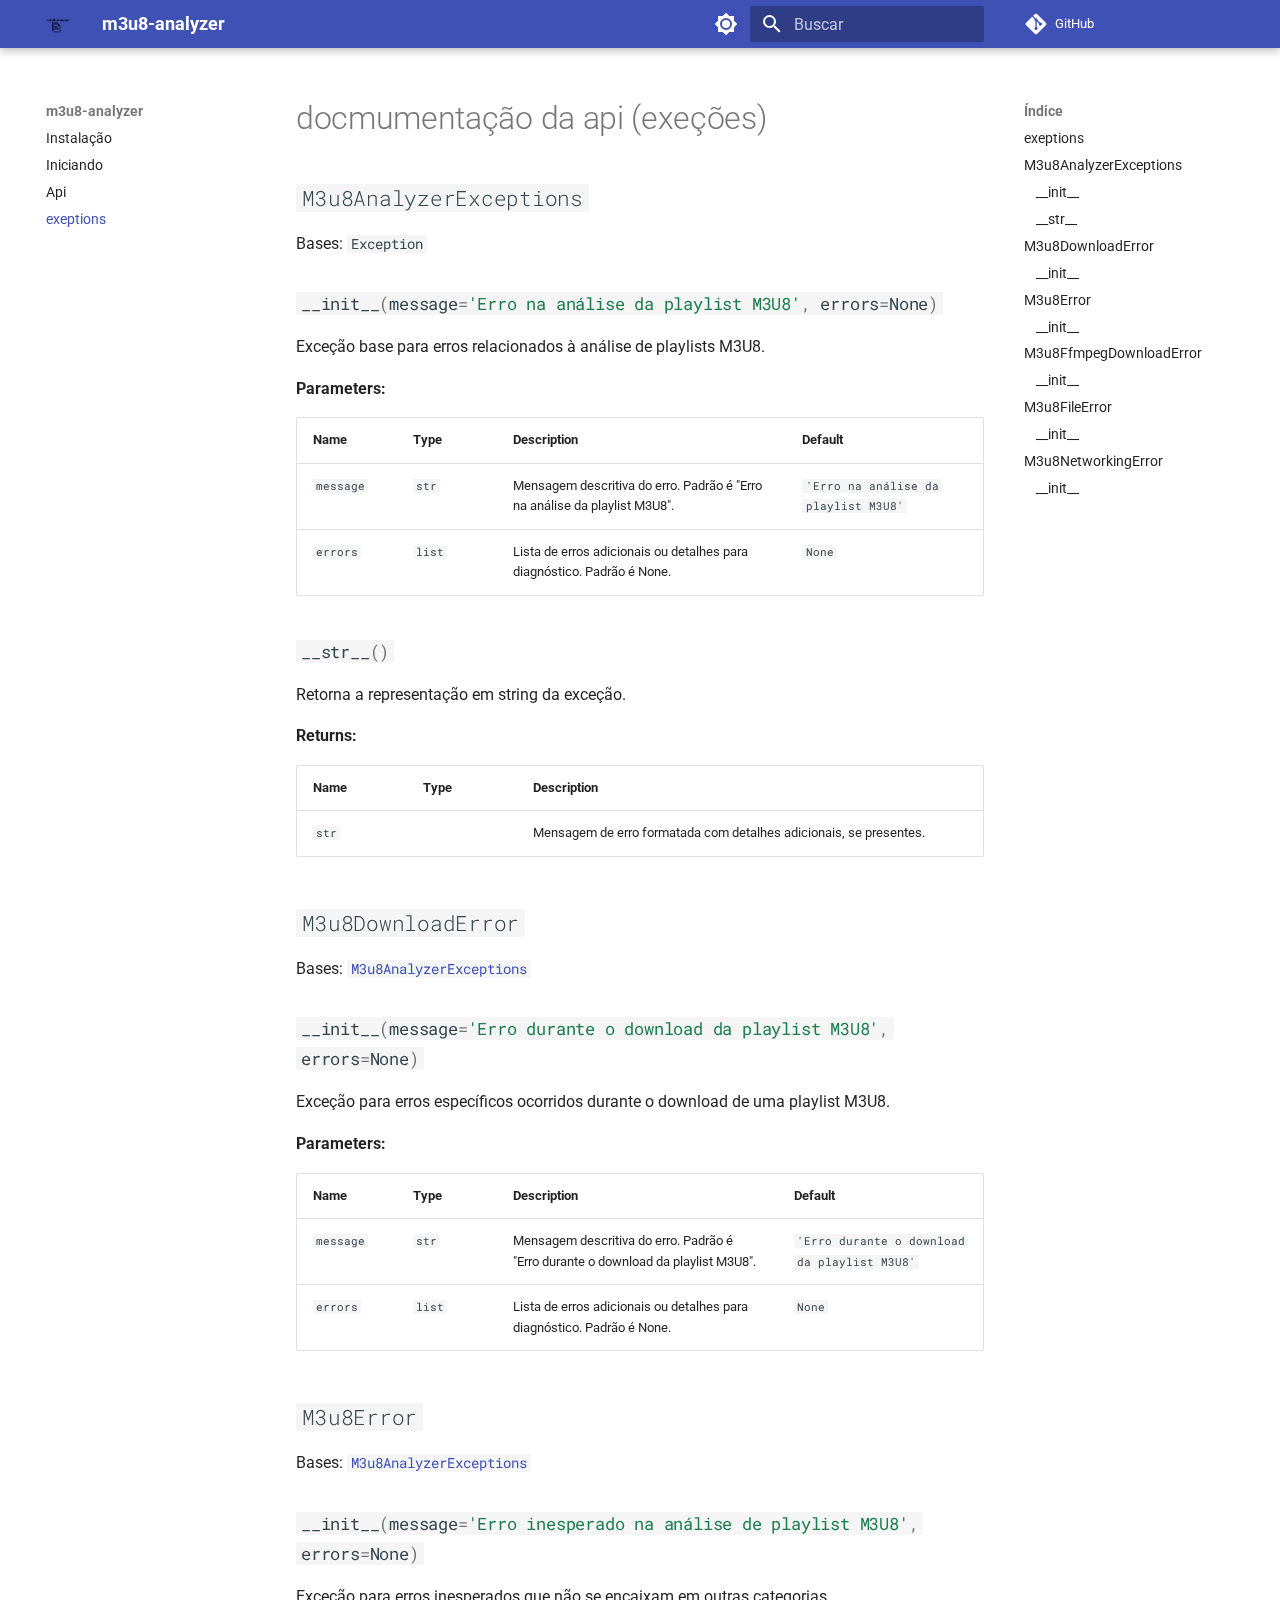
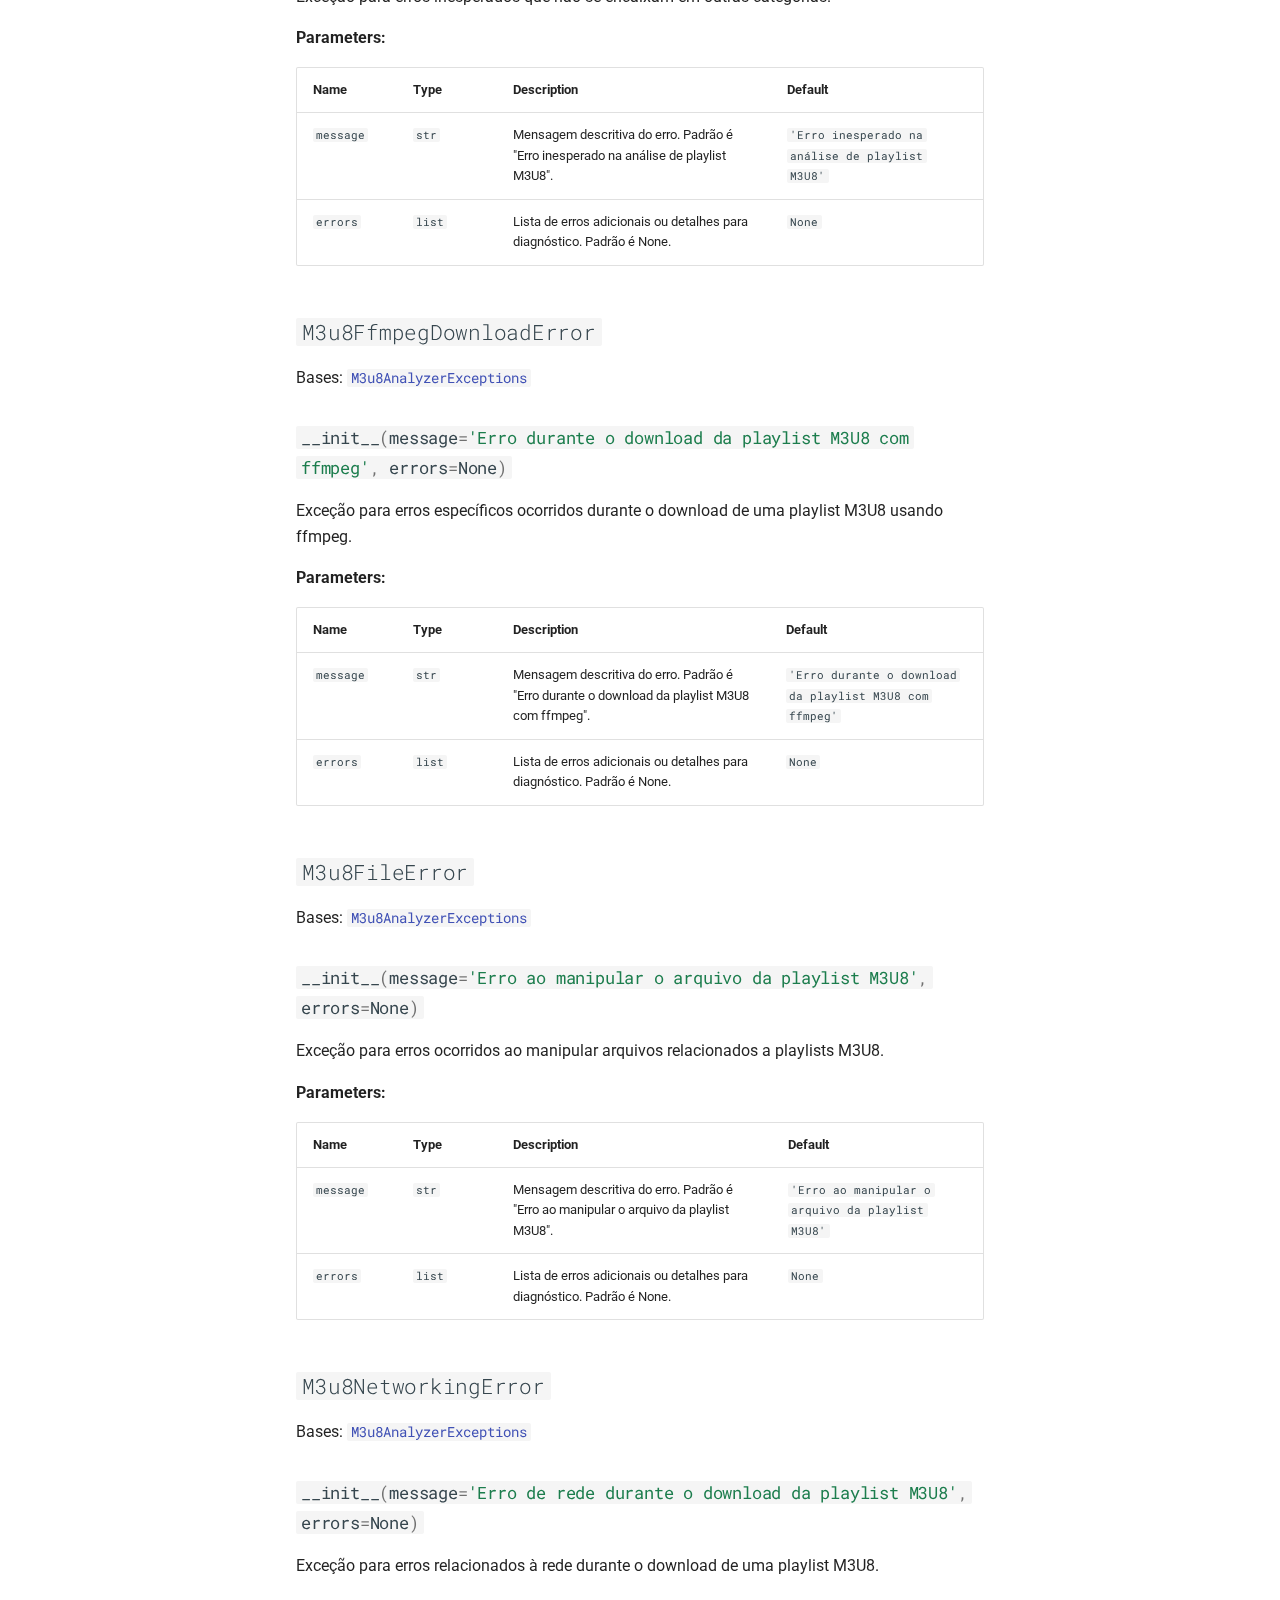
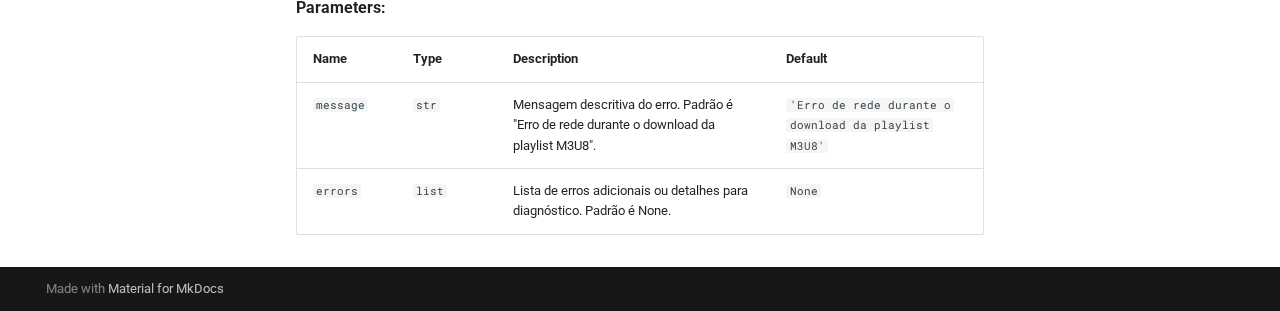
<file: docs/exeptions/index.html>
<!doctype html>
<html lang="pt" class="no-js">
  <head>
    
      <meta charset="utf-8">
      <meta name="viewport" content="width=device-width,initial-scale=1">
      
      
      
      
        <link rel="prev" href="../api/">
      
      
      
      <link rel="icon" href="../images/logo_noturno.png">
      <meta name="generator" content="mkdocs-1.6.0, mkdocs-material-9.5.33">
    
    
      
        <title>exeptions - m3u8-analyzer</title>
      
    
    
      <link rel="stylesheet" href="../assets/stylesheets/main.3cba04c6.min.css">
      
        
        <link rel="stylesheet" href="../assets/stylesheets/palette.06af60db.min.css">
      
      


    
    
      
    
    
      
        
        
        <link rel="preconnect" href="https://fonts.gstatic.com" crossorigin>
        <link rel="stylesheet" href="https://fonts.googleapis.com/css?family=Roboto:300,300i,400,400i,700,700i%7CRoboto+Mono:400,400i,700,700i&display=fallback">
        <style>:root{--md-text-font:"Roboto";--md-code-font:"Roboto Mono"}</style>
      
    
    
      <link rel="stylesheet" href="../assets/_mkdocstrings.css">
    
      <link rel="stylesheet" href="../stylesheets/extra.css">
    
    <script>__md_scope=new URL("..",location),__md_hash=e=>[...e].reduce((e,_)=>(e<<5)-e+_.charCodeAt(0),0),__md_get=(e,_=localStorage,t=__md_scope)=>JSON.parse(_.getItem(t.pathname+"."+e)),__md_set=(e,_,t=localStorage,a=__md_scope)=>{try{t.setItem(a.pathname+"."+e,JSON.stringify(_))}catch(e){}}</script>
    
      

    
    
    
  </head>
  
  
    
    
      
    
    
    
    
    <body dir="ltr" data-md-color-scheme="default" data-md-color-primary="indigo" data-md-color-accent="indigo">
  
    
    <input class="md-toggle" data-md-toggle="drawer" type="checkbox" id="__drawer" autocomplete="off">
    <input class="md-toggle" data-md-toggle="search" type="checkbox" id="__search" autocomplete="off">
    <label class="md-overlay" for="__drawer"></label>
    <div data-md-component="skip">
      
        
        <a href="#docmumentacao-da-api-execoes" class="md-skip">
          Pular para conteúdo
        </a>
      
    </div>
    <div data-md-component="announce">
      
    </div>
    
    
      

  

<header class="md-header md-header--shadow" data-md-component="header">
  <nav class="md-header__inner md-grid" aria-label="Cabeçalho">
    <a href=".." title="m3u8-analyzer" class="md-header__button md-logo" aria-label="m3u8-analyzer" data-md-component="logo">
      
  <img src="../images/logo_noturno.png" alt="logo">

    </a>
    <label class="md-header__button md-icon" for="__drawer">
      
      <svg xmlns="http://www.w3.org/2000/svg" viewBox="0 0 24 24"><path d="M3 6h18v2H3V6m0 5h18v2H3v-2m0 5h18v2H3v-2Z"/></svg>
    </label>
    <div class="md-header__title" data-md-component="header-title">
      <div class="md-header__ellipsis">
        <div class="md-header__topic">
          <span class="md-ellipsis">
            m3u8-analyzer
          </span>
        </div>
        <div class="md-header__topic" data-md-component="header-topic">
          <span class="md-ellipsis">
            
              exeptions
            
          </span>
        </div>
      </div>
    </div>
    
      
        <form class="md-header__option" data-md-component="palette">
  
    
    
    
    <input class="md-option" data-md-color-media="" data-md-color-scheme="default" data-md-color-primary="indigo" data-md-color-accent="indigo"  aria-label="Modo Escuro"  type="radio" name="__palette" id="__palette_0">
    
      <label class="md-header__button md-icon" title="Modo Escuro" for="__palette_1" hidden>
        <svg xmlns="http://www.w3.org/2000/svg" viewBox="0 0 24 24"><path d="M12 8a4 4 0 0 0-4 4 4 4 0 0 0 4 4 4 4 0 0 0 4-4 4 4 0 0 0-4-4m0 10a6 6 0 0 1-6-6 6 6 0 0 1 6-6 6 6 0 0 1 6 6 6 6 0 0 1-6 6m8-9.31V4h-4.69L12 .69 8.69 4H4v4.69L.69 12 4 15.31V20h4.69L12 23.31 15.31 20H20v-4.69L23.31 12 20 8.69Z"/></svg>
      </label>
    
  
    
    
    
    <input class="md-option" data-md-color-media="" data-md-color-scheme="slate" data-md-color-primary="indigo" data-md-color-accent="indigo"  aria-label="Modo Claro"  type="radio" name="__palette" id="__palette_1">
    
      <label class="md-header__button md-icon" title="Modo Claro" for="__palette_0" hidden>
        <svg xmlns="http://www.w3.org/2000/svg" viewBox="0 0 24 24"><path d="M12 18c-.89 0-1.74-.2-2.5-.55C11.56 16.5 13 14.42 13 12c0-2.42-1.44-4.5-3.5-5.45C10.26 6.2 11.11 6 12 6a6 6 0 0 1 6 6 6 6 0 0 1-6 6m8-9.31V4h-4.69L12 .69 8.69 4H4v4.69L.69 12 4 15.31V20h4.69L12 23.31 15.31 20H20v-4.69L23.31 12 20 8.69Z"/></svg>
      </label>
    
  
</form>
      
    
    
      <script>var media,input,key,value,palette=__md_get("__palette");if(palette&&palette.color){"(prefers-color-scheme)"===palette.color.media&&(media=matchMedia("(prefers-color-scheme: light)"),input=document.querySelector(media.matches?"[data-md-color-media='(prefers-color-scheme: light)']":"[data-md-color-media='(prefers-color-scheme: dark)']"),palette.color.media=input.getAttribute("data-md-color-media"),palette.color.scheme=input.getAttribute("data-md-color-scheme"),palette.color.primary=input.getAttribute("data-md-color-primary"),palette.color.accent=input.getAttribute("data-md-color-accent"));for([key,value]of Object.entries(palette.color))document.body.setAttribute("data-md-color-"+key,value)}</script>
    
    
    
      <label class="md-header__button md-icon" for="__search">
        
        <svg xmlns="http://www.w3.org/2000/svg" viewBox="0 0 24 24"><path d="M9.5 3A6.5 6.5 0 0 1 16 9.5c0 1.61-.59 3.09-1.56 4.23l.27.27h.79l5 5-1.5 1.5-5-5v-.79l-.27-.27A6.516 6.516 0 0 1 9.5 16 6.5 6.5 0 0 1 3 9.5 6.5 6.5 0 0 1 9.5 3m0 2C7 5 5 7 5 9.5S7 14 9.5 14 14 12 14 9.5 12 5 9.5 5Z"/></svg>
      </label>
      <div class="md-search" data-md-component="search" role="dialog">
  <label class="md-search__overlay" for="__search"></label>
  <div class="md-search__inner" role="search">
    <form class="md-search__form" name="search">
      <input type="text" class="md-search__input" name="query" aria-label="Buscar" placeholder="Buscar" autocapitalize="off" autocorrect="off" autocomplete="off" spellcheck="false" data-md-component="search-query" required>
      <label class="md-search__icon md-icon" for="__search">
        
        <svg xmlns="http://www.w3.org/2000/svg" viewBox="0 0 24 24"><path d="M9.5 3A6.5 6.5 0 0 1 16 9.5c0 1.61-.59 3.09-1.56 4.23l.27.27h.79l5 5-1.5 1.5-5-5v-.79l-.27-.27A6.516 6.516 0 0 1 9.5 16 6.5 6.5 0 0 1 3 9.5 6.5 6.5 0 0 1 9.5 3m0 2C7 5 5 7 5 9.5S7 14 9.5 14 14 12 14 9.5 12 5 9.5 5Z"/></svg>
        
        <svg xmlns="http://www.w3.org/2000/svg" viewBox="0 0 24 24"><path d="M20 11v2H8l5.5 5.5-1.42 1.42L4.16 12l7.92-7.92L13.5 5.5 8 11h12Z"/></svg>
      </label>
      <nav class="md-search__options" aria-label="Pesquisar">
        
        <button type="reset" class="md-search__icon md-icon" title="Limpar" aria-label="Limpar" tabindex="-1">
          
          <svg xmlns="http://www.w3.org/2000/svg" viewBox="0 0 24 24"><path d="M19 6.41 17.59 5 12 10.59 6.41 5 5 6.41 10.59 12 5 17.59 6.41 19 12 13.41 17.59 19 19 17.59 13.41 12 19 6.41Z"/></svg>
        </button>
      </nav>
      
    </form>
    <div class="md-search__output">
      <div class="md-search__scrollwrap" tabindex="0" data-md-scrollfix>
        <div class="md-search-result" data-md-component="search-result">
          <div class="md-search-result__meta">
            Inicializando busca
          </div>
          <ol class="md-search-result__list" role="presentation"></ol>
        </div>
      </div>
    </div>
  </div>
</div>
    
    
      <div class="md-header__source">
        <a href="https://github.com/PauloCesar-dev404/M3u8_Analyzer" title="Ir para repositório" class="md-source" data-md-component="source">
  <div class="md-source__icon md-icon">
    
    <svg xmlns="http://www.w3.org/2000/svg" viewBox="0 0 448 512"><!--! Font Awesome Free 6.6.0 by @fontawesome - https://fontawesome.com License - https://fontawesome.com/license/free (Icons: CC BY 4.0, Fonts: SIL OFL 1.1, Code: MIT License) Copyright 2024 Fonticons, Inc.--><path d="M439.55 236.05 244 40.45a28.87 28.87 0 0 0-40.81 0l-40.66 40.63 51.52 51.52c27.06-9.14 52.68 16.77 43.39 43.68l49.66 49.66c34.23-11.8 61.18 31 35.47 56.69-26.49 26.49-70.21-2.87-56-37.34L240.22 199v121.85c25.3 12.54 22.26 41.85 9.08 55a34.34 34.34 0 0 1-48.55 0c-17.57-17.6-11.07-46.91 11.25-56v-123c-20.8-8.51-24.6-30.74-18.64-45L142.57 101 8.45 235.14a28.86 28.86 0 0 0 0 40.81l195.61 195.6a28.86 28.86 0 0 0 40.8 0l194.69-194.69a28.86 28.86 0 0 0 0-40.81z"/></svg>
  </div>
  <div class="md-source__repository">
    GitHub
  </div>
</a>
      </div>
    
  </nav>
  
</header>
    
    <div class="md-container" data-md-component="container">
      
      
        
          
        
      
      <main class="md-main" data-md-component="main">
        <div class="md-main__inner md-grid">
          
            
              
              <div class="md-sidebar md-sidebar--primary" data-md-component="sidebar" data-md-type="navigation" >
                <div class="md-sidebar__scrollwrap">
                  <div class="md-sidebar__inner">
                    



<nav class="md-nav md-nav--primary" aria-label="Navegação" data-md-level="0">
  <label class="md-nav__title" for="__drawer">
    <a href=".." title="m3u8-analyzer" class="md-nav__button md-logo" aria-label="m3u8-analyzer" data-md-component="logo">
      
  <img src="../images/logo_noturno.png" alt="logo">

    </a>
    m3u8-analyzer
  </label>
  
    <div class="md-nav__source">
      <a href="https://github.com/PauloCesar-dev404/M3u8_Analyzer" title="Ir para repositório" class="md-source" data-md-component="source">
  <div class="md-source__icon md-icon">
    
    <svg xmlns="http://www.w3.org/2000/svg" viewBox="0 0 448 512"><!--! Font Awesome Free 6.6.0 by @fontawesome - https://fontawesome.com License - https://fontawesome.com/license/free (Icons: CC BY 4.0, Fonts: SIL OFL 1.1, Code: MIT License) Copyright 2024 Fonticons, Inc.--><path d="M439.55 236.05 244 40.45a28.87 28.87 0 0 0-40.81 0l-40.66 40.63 51.52 51.52c27.06-9.14 52.68 16.77 43.39 43.68l49.66 49.66c34.23-11.8 61.18 31 35.47 56.69-26.49 26.49-70.21-2.87-56-37.34L240.22 199v121.85c25.3 12.54 22.26 41.85 9.08 55a34.34 34.34 0 0 1-48.55 0c-17.57-17.6-11.07-46.91 11.25-56v-123c-20.8-8.51-24.6-30.74-18.64-45L142.57 101 8.45 235.14a28.86 28.86 0 0 0 0 40.81l195.61 195.6a28.86 28.86 0 0 0 40.8 0l194.69-194.69a28.86 28.86 0 0 0 0-40.81z"/></svg>
  </div>
  <div class="md-source__repository">
    GitHub
  </div>
</a>
    </div>
  
  <ul class="md-nav__list" data-md-scrollfix>
    
      
      
  
  
  
  
    <li class="md-nav__item">
      <a href=".." class="md-nav__link">
        
  
  <span class="md-ellipsis">
    Instalação
  </span>
  

      </a>
    </li>
  

    
      
      
  
  
  
  
    <li class="md-nav__item">
      <a href="../iniciando/" class="md-nav__link">
        
  
  <span class="md-ellipsis">
    Iniciando
  </span>
  

      </a>
    </li>
  

    
      
      
  
  
  
  
    <li class="md-nav__item">
      <a href="../api/" class="md-nav__link">
        
  
  <span class="md-ellipsis">
    Api
  </span>
  

      </a>
    </li>
  

    
      
      
  
  
    
  
  
  
    <li class="md-nav__item md-nav__item--active">
      
      <input class="md-nav__toggle md-toggle" type="checkbox" id="__toc">
      
      
        
      
      
        <label class="md-nav__link md-nav__link--active" for="__toc">
          
  
  <span class="md-ellipsis">
    exeptions
  </span>
  

          <span class="md-nav__icon md-icon"></span>
        </label>
      
      <a href="./" class="md-nav__link md-nav__link--active">
        
  
  <span class="md-ellipsis">
    exeptions
  </span>
  

      </a>
      
        

<nav class="md-nav md-nav--secondary" aria-label="Índice">
  
  
  
    
  
  
    <label class="md-nav__title" for="__toc">
      <span class="md-nav__icon md-icon"></span>
      Índice
    </label>
    <ul class="md-nav__list" data-md-component="toc" data-md-scrollfix>
      
        <li class="md-nav__item">
  <a href="#m3u8_analyzer_lib.exeptions" class="md-nav__link">
    <span class="md-ellipsis">
      exeptions
    </span>
  </a>
  
</li>
      
        <li class="md-nav__item">
  <a href="#m3u8_analyzer_lib.exeptions.M3u8AnalyzerExceptions" class="md-nav__link">
    <span class="md-ellipsis">
      M3u8AnalyzerExceptions
    </span>
  </a>
  
    <nav class="md-nav" aria-label="M3u8AnalyzerExceptions">
      <ul class="md-nav__list">
        
          <li class="md-nav__item">
  <a href="#m3u8_analyzer_lib.exeptions.M3u8AnalyzerExceptions.__init__" class="md-nav__link">
    <span class="md-ellipsis">
      __init__
    </span>
  </a>
  
</li>
        
          <li class="md-nav__item">
  <a href="#m3u8_analyzer_lib.exeptions.M3u8AnalyzerExceptions.__str__" class="md-nav__link">
    <span class="md-ellipsis">
      __str__
    </span>
  </a>
  
</li>
        
      </ul>
    </nav>
  
</li>
      
        <li class="md-nav__item">
  <a href="#m3u8_analyzer_lib.exeptions.M3u8DownloadError" class="md-nav__link">
    <span class="md-ellipsis">
      M3u8DownloadError
    </span>
  </a>
  
    <nav class="md-nav" aria-label="M3u8DownloadError">
      <ul class="md-nav__list">
        
          <li class="md-nav__item">
  <a href="#m3u8_analyzer_lib.exeptions.M3u8DownloadError.__init__" class="md-nav__link">
    <span class="md-ellipsis">
      __init__
    </span>
  </a>
  
</li>
        
      </ul>
    </nav>
  
</li>
      
        <li class="md-nav__item">
  <a href="#m3u8_analyzer_lib.exeptions.M3u8Error" class="md-nav__link">
    <span class="md-ellipsis">
      M3u8Error
    </span>
  </a>
  
    <nav class="md-nav" aria-label="M3u8Error">
      <ul class="md-nav__list">
        
          <li class="md-nav__item">
  <a href="#m3u8_analyzer_lib.exeptions.M3u8Error.__init__" class="md-nav__link">
    <span class="md-ellipsis">
      __init__
    </span>
  </a>
  
</li>
        
      </ul>
    </nav>
  
</li>
      
        <li class="md-nav__item">
  <a href="#m3u8_analyzer_lib.exeptions.M3u8FfmpegDownloadError" class="md-nav__link">
    <span class="md-ellipsis">
      M3u8FfmpegDownloadError
    </span>
  </a>
  
    <nav class="md-nav" aria-label="M3u8FfmpegDownloadError">
      <ul class="md-nav__list">
        
          <li class="md-nav__item">
  <a href="#m3u8_analyzer_lib.exeptions.M3u8FfmpegDownloadError.__init__" class="md-nav__link">
    <span class="md-ellipsis">
      __init__
    </span>
  </a>
  
</li>
        
      </ul>
    </nav>
  
</li>
      
        <li class="md-nav__item">
  <a href="#m3u8_analyzer_lib.exeptions.M3u8FileError" class="md-nav__link">
    <span class="md-ellipsis">
      M3u8FileError
    </span>
  </a>
  
    <nav class="md-nav" aria-label="M3u8FileError">
      <ul class="md-nav__list">
        
          <li class="md-nav__item">
  <a href="#m3u8_analyzer_lib.exeptions.M3u8FileError.__init__" class="md-nav__link">
    <span class="md-ellipsis">
      __init__
    </span>
  </a>
  
</li>
        
      </ul>
    </nav>
  
</li>
      
        <li class="md-nav__item">
  <a href="#m3u8_analyzer_lib.exeptions.M3u8NetworkingError" class="md-nav__link">
    <span class="md-ellipsis">
      M3u8NetworkingError
    </span>
  </a>
  
    <nav class="md-nav" aria-label="M3u8NetworkingError">
      <ul class="md-nav__list">
        
          <li class="md-nav__item">
  <a href="#m3u8_analyzer_lib.exeptions.M3u8NetworkingError.__init__" class="md-nav__link">
    <span class="md-ellipsis">
      __init__
    </span>
  </a>
  
</li>
        
      </ul>
    </nav>
  
</li>
      
    </ul>
  
</nav>
      
    </li>
  

    
  </ul>
</nav>
                  </div>
                </div>
              </div>
            
            
              
              <div class="md-sidebar md-sidebar--secondary" data-md-component="sidebar" data-md-type="toc" >
                <div class="md-sidebar__scrollwrap">
                  <div class="md-sidebar__inner">
                    

<nav class="md-nav md-nav--secondary" aria-label="Índice">
  
  
  
    
  
  
    <label class="md-nav__title" for="__toc">
      <span class="md-nav__icon md-icon"></span>
      Índice
    </label>
    <ul class="md-nav__list" data-md-component="toc" data-md-scrollfix>
      
        <li class="md-nav__item">
  <a href="#m3u8_analyzer_lib.exeptions" class="md-nav__link">
    <span class="md-ellipsis">
      exeptions
    </span>
  </a>
  
</li>
      
        <li class="md-nav__item">
  <a href="#m3u8_analyzer_lib.exeptions.M3u8AnalyzerExceptions" class="md-nav__link">
    <span class="md-ellipsis">
      M3u8AnalyzerExceptions
    </span>
  </a>
  
    <nav class="md-nav" aria-label="M3u8AnalyzerExceptions">
      <ul class="md-nav__list">
        
          <li class="md-nav__item">
  <a href="#m3u8_analyzer_lib.exeptions.M3u8AnalyzerExceptions.__init__" class="md-nav__link">
    <span class="md-ellipsis">
      __init__
    </span>
  </a>
  
</li>
        
          <li class="md-nav__item">
  <a href="#m3u8_analyzer_lib.exeptions.M3u8AnalyzerExceptions.__str__" class="md-nav__link">
    <span class="md-ellipsis">
      __str__
    </span>
  </a>
  
</li>
        
      </ul>
    </nav>
  
</li>
      
        <li class="md-nav__item">
  <a href="#m3u8_analyzer_lib.exeptions.M3u8DownloadError" class="md-nav__link">
    <span class="md-ellipsis">
      M3u8DownloadError
    </span>
  </a>
  
    <nav class="md-nav" aria-label="M3u8DownloadError">
      <ul class="md-nav__list">
        
          <li class="md-nav__item">
  <a href="#m3u8_analyzer_lib.exeptions.M3u8DownloadError.__init__" class="md-nav__link">
    <span class="md-ellipsis">
      __init__
    </span>
  </a>
  
</li>
        
      </ul>
    </nav>
  
</li>
      
        <li class="md-nav__item">
  <a href="#m3u8_analyzer_lib.exeptions.M3u8Error" class="md-nav__link">
    <span class="md-ellipsis">
      M3u8Error
    </span>
  </a>
  
    <nav class="md-nav" aria-label="M3u8Error">
      <ul class="md-nav__list">
        
          <li class="md-nav__item">
  <a href="#m3u8_analyzer_lib.exeptions.M3u8Error.__init__" class="md-nav__link">
    <span class="md-ellipsis">
      __init__
    </span>
  </a>
  
</li>
        
      </ul>
    </nav>
  
</li>
      
        <li class="md-nav__item">
  <a href="#m3u8_analyzer_lib.exeptions.M3u8FfmpegDownloadError" class="md-nav__link">
    <span class="md-ellipsis">
      M3u8FfmpegDownloadError
    </span>
  </a>
  
    <nav class="md-nav" aria-label="M3u8FfmpegDownloadError">
      <ul class="md-nav__list">
        
          <li class="md-nav__item">
  <a href="#m3u8_analyzer_lib.exeptions.M3u8FfmpegDownloadError.__init__" class="md-nav__link">
    <span class="md-ellipsis">
      __init__
    </span>
  </a>
  
</li>
        
      </ul>
    </nav>
  
</li>
      
        <li class="md-nav__item">
  <a href="#m3u8_analyzer_lib.exeptions.M3u8FileError" class="md-nav__link">
    <span class="md-ellipsis">
      M3u8FileError
    </span>
  </a>
  
    <nav class="md-nav" aria-label="M3u8FileError">
      <ul class="md-nav__list">
        
          <li class="md-nav__item">
  <a href="#m3u8_analyzer_lib.exeptions.M3u8FileError.__init__" class="md-nav__link">
    <span class="md-ellipsis">
      __init__
    </span>
  </a>
  
</li>
        
      </ul>
    </nav>
  
</li>
      
        <li class="md-nav__item">
  <a href="#m3u8_analyzer_lib.exeptions.M3u8NetworkingError" class="md-nav__link">
    <span class="md-ellipsis">
      M3u8NetworkingError
    </span>
  </a>
  
    <nav class="md-nav" aria-label="M3u8NetworkingError">
      <ul class="md-nav__list">
        
          <li class="md-nav__item">
  <a href="#m3u8_analyzer_lib.exeptions.M3u8NetworkingError.__init__" class="md-nav__link">
    <span class="md-ellipsis">
      __init__
    </span>
  </a>
  
</li>
        
      </ul>
    </nav>
  
</li>
      
    </ul>
  
</nav>
                  </div>
                </div>
              </div>
            
          
          
            <div class="md-content" data-md-component="content">
              <article class="md-content__inner md-typeset">
                
                  

  
  


<h1 id="docmumentacao-da-api-execoes">docmumentação da api (exeções)</h1>


<div class="doc doc-object doc-module">



<a id="m3u8_analyzer_lib.exeptions"></a>
    <div class="doc doc-contents first">



  <div class="doc doc-children">








<div class="doc doc-object doc-class">



<h2 id="m3u8_analyzer_lib.exeptions.M3u8AnalyzerExceptions" class="doc doc-heading">
            <code>M3u8AnalyzerExceptions</code>


</h2>


    <div class="doc doc-contents ">
            <p class="doc doc-class-bases">
              Bases: <code>Exception</code></p>





  <div class="doc doc-children">









<div class="doc doc-object doc-function">


<h3 id="m3u8_analyzer_lib.exeptions.M3u8AnalyzerExceptions.__init__" class="doc doc-heading">
            <code class="highlight language-python"><span class="fm">__init__</span><span class="p">(</span><span class="n">message</span><span class="o">=</span><span class="s1">&#39;Erro na análise da playlist M3U8&#39;</span><span class="p">,</span> <span class="n">errors</span><span class="o">=</span><span class="kc">None</span><span class="p">)</span></code>

</h3>


    <div class="doc doc-contents ">

      <p>Exceção base para erros relacionados à análise de playlists M3U8.</p>


<p><span class="doc-section-title">Parameters:</span></p>
    <table>
      <thead>
        <tr>
          <th>Name</th>
          <th>Type</th>
          <th>Description</th>
          <th>Default</th>
        </tr>
      </thead>
      <tbody>
          <tr class="doc-section-item">
            <td><code>message</code></td>
            <td>
                  <code>str</code>
            </td>
            <td>
              <div class="doc-md-description">
                <p>Mensagem descritiva do erro. Padrão é "Erro na análise da playlist M3U8".</p>
              </div>
            </td>
            <td>
                  <code>&#39;Erro na análise da playlist M3U8&#39;</code>
            </td>
          </tr>
          <tr class="doc-section-item">
            <td><code>errors</code></td>
            <td>
                  <code>list</code>
            </td>
            <td>
              <div class="doc-md-description">
                <p>Lista de erros adicionais ou detalhes para diagnóstico. Padrão é None.</p>
              </div>
            </td>
            <td>
                  <code>None</code>
            </td>
          </tr>
      </tbody>
    </table>

    </div>

</div>

<div class="doc doc-object doc-function">


<h3 id="m3u8_analyzer_lib.exeptions.M3u8AnalyzerExceptions.__str__" class="doc doc-heading">
            <code class="highlight language-python"><span class="fm">__str__</span><span class="p">()</span></code>

</h3>


    <div class="doc doc-contents ">

      <p>Retorna a representação em string da exceção.</p>


    <p><span class="doc-section-title">Returns:</span></p>
    <table>
      <thead>
        <tr>
<th>Name</th>          <th>Type</th>
          <th>Description</th>
        </tr>
      </thead>
      <tbody>
          <tr class="doc-section-item">
<td><code>str</code></td>            <td>
            </td>
            <td>
              <div class="doc-md-description">
                <p>Mensagem de erro formatada com detalhes adicionais, se presentes.</p>
              </div>
            </td>
          </tr>
      </tbody>
    </table>

    </div>

</div>



  </div>

    </div>

</div>

<div class="doc doc-object doc-class">



<h2 id="m3u8_analyzer_lib.exeptions.M3u8DownloadError" class="doc doc-heading">
            <code>M3u8DownloadError</code>


</h2>


    <div class="doc doc-contents ">
            <p class="doc doc-class-bases">
              Bases: <code><a class="autorefs autorefs-internal" title="m3u8_analyzer_lib.exeptions.M3u8AnalyzerExceptions" href="#m3u8_analyzer_lib.exeptions.M3u8AnalyzerExceptions">M3u8AnalyzerExceptions</a></code></p>





  <div class="doc doc-children">









<div class="doc doc-object doc-function">


<h3 id="m3u8_analyzer_lib.exeptions.M3u8DownloadError.__init__" class="doc doc-heading">
            <code class="highlight language-python"><span class="fm">__init__</span><span class="p">(</span><span class="n">message</span><span class="o">=</span><span class="s1">&#39;Erro durante o download da playlist M3U8&#39;</span><span class="p">,</span> <span class="n">errors</span><span class="o">=</span><span class="kc">None</span><span class="p">)</span></code>

</h3>


    <div class="doc doc-contents ">

      <p>Exceção para erros específicos ocorridos durante o download de uma playlist M3U8.</p>


<p><span class="doc-section-title">Parameters:</span></p>
    <table>
      <thead>
        <tr>
          <th>Name</th>
          <th>Type</th>
          <th>Description</th>
          <th>Default</th>
        </tr>
      </thead>
      <tbody>
          <tr class="doc-section-item">
            <td><code>message</code></td>
            <td>
                  <code>str</code>
            </td>
            <td>
              <div class="doc-md-description">
                <p>Mensagem descritiva do erro. Padrão é "Erro durante o download da playlist M3U8".</p>
              </div>
            </td>
            <td>
                  <code>&#39;Erro durante o download da playlist M3U8&#39;</code>
            </td>
          </tr>
          <tr class="doc-section-item">
            <td><code>errors</code></td>
            <td>
                  <code>list</code>
            </td>
            <td>
              <div class="doc-md-description">
                <p>Lista de erros adicionais ou detalhes para diagnóstico. Padrão é None.</p>
              </div>
            </td>
            <td>
                  <code>None</code>
            </td>
          </tr>
      </tbody>
    </table>

    </div>

</div>



  </div>

    </div>

</div>

<div class="doc doc-object doc-class">



<h2 id="m3u8_analyzer_lib.exeptions.M3u8Error" class="doc doc-heading">
            <code>M3u8Error</code>


</h2>


    <div class="doc doc-contents ">
            <p class="doc doc-class-bases">
              Bases: <code><a class="autorefs autorefs-internal" title="m3u8_analyzer_lib.exeptions.M3u8AnalyzerExceptions" href="#m3u8_analyzer_lib.exeptions.M3u8AnalyzerExceptions">M3u8AnalyzerExceptions</a></code></p>





  <div class="doc doc-children">









<div class="doc doc-object doc-function">


<h3 id="m3u8_analyzer_lib.exeptions.M3u8Error.__init__" class="doc doc-heading">
            <code class="highlight language-python"><span class="fm">__init__</span><span class="p">(</span><span class="n">message</span><span class="o">=</span><span class="s1">&#39;Erro inesperado na análise de playlist M3U8&#39;</span><span class="p">,</span> <span class="n">errors</span><span class="o">=</span><span class="kc">None</span><span class="p">)</span></code>

</h3>


    <div class="doc doc-contents ">

      <p>Exceção para erros inesperados que não se encaixam em outras categorias.</p>


<p><span class="doc-section-title">Parameters:</span></p>
    <table>
      <thead>
        <tr>
          <th>Name</th>
          <th>Type</th>
          <th>Description</th>
          <th>Default</th>
        </tr>
      </thead>
      <tbody>
          <tr class="doc-section-item">
            <td><code>message</code></td>
            <td>
                  <code>str</code>
            </td>
            <td>
              <div class="doc-md-description">
                <p>Mensagem descritiva do erro. Padrão é "Erro inesperado na análise de playlist M3U8".</p>
              </div>
            </td>
            <td>
                  <code>&#39;Erro inesperado na análise de playlist M3U8&#39;</code>
            </td>
          </tr>
          <tr class="doc-section-item">
            <td><code>errors</code></td>
            <td>
                  <code>list</code>
            </td>
            <td>
              <div class="doc-md-description">
                <p>Lista de erros adicionais ou detalhes para diagnóstico. Padrão é None.</p>
              </div>
            </td>
            <td>
                  <code>None</code>
            </td>
          </tr>
      </tbody>
    </table>

    </div>

</div>



  </div>

    </div>

</div>

<div class="doc doc-object doc-class">



<h2 id="m3u8_analyzer_lib.exeptions.M3u8FfmpegDownloadError" class="doc doc-heading">
            <code>M3u8FfmpegDownloadError</code>


</h2>


    <div class="doc doc-contents ">
            <p class="doc doc-class-bases">
              Bases: <code><a class="autorefs autorefs-internal" title="m3u8_analyzer_lib.exeptions.M3u8AnalyzerExceptions" href="#m3u8_analyzer_lib.exeptions.M3u8AnalyzerExceptions">M3u8AnalyzerExceptions</a></code></p>





  <div class="doc doc-children">









<div class="doc doc-object doc-function">


<h3 id="m3u8_analyzer_lib.exeptions.M3u8FfmpegDownloadError.__init__" class="doc doc-heading">
            <code class="highlight language-python"><span class="fm">__init__</span><span class="p">(</span><span class="n">message</span><span class="o">=</span><span class="s1">&#39;Erro durante o download da playlist M3U8 com ffmpeg&#39;</span><span class="p">,</span> <span class="n">errors</span><span class="o">=</span><span class="kc">None</span><span class="p">)</span></code>

</h3>


    <div class="doc doc-contents ">

      <p>Exceção para erros específicos ocorridos durante o download de uma playlist M3U8 usando ffmpeg.</p>


<p><span class="doc-section-title">Parameters:</span></p>
    <table>
      <thead>
        <tr>
          <th>Name</th>
          <th>Type</th>
          <th>Description</th>
          <th>Default</th>
        </tr>
      </thead>
      <tbody>
          <tr class="doc-section-item">
            <td><code>message</code></td>
            <td>
                  <code>str</code>
            </td>
            <td>
              <div class="doc-md-description">
                <p>Mensagem descritiva do erro. Padrão é "Erro durante o download da playlist M3U8 com ffmpeg".</p>
              </div>
            </td>
            <td>
                  <code>&#39;Erro durante o download da playlist M3U8 com ffmpeg&#39;</code>
            </td>
          </tr>
          <tr class="doc-section-item">
            <td><code>errors</code></td>
            <td>
                  <code>list</code>
            </td>
            <td>
              <div class="doc-md-description">
                <p>Lista de erros adicionais ou detalhes para diagnóstico. Padrão é None.</p>
              </div>
            </td>
            <td>
                  <code>None</code>
            </td>
          </tr>
      </tbody>
    </table>

    </div>

</div>



  </div>

    </div>

</div>

<div class="doc doc-object doc-class">



<h2 id="m3u8_analyzer_lib.exeptions.M3u8FileError" class="doc doc-heading">
            <code>M3u8FileError</code>


</h2>


    <div class="doc doc-contents ">
            <p class="doc doc-class-bases">
              Bases: <code><a class="autorefs autorefs-internal" title="m3u8_analyzer_lib.exeptions.M3u8AnalyzerExceptions" href="#m3u8_analyzer_lib.exeptions.M3u8AnalyzerExceptions">M3u8AnalyzerExceptions</a></code></p>





  <div class="doc doc-children">









<div class="doc doc-object doc-function">


<h3 id="m3u8_analyzer_lib.exeptions.M3u8FileError.__init__" class="doc doc-heading">
            <code class="highlight language-python"><span class="fm">__init__</span><span class="p">(</span><span class="n">message</span><span class="o">=</span><span class="s1">&#39;Erro ao manipular o arquivo da playlist M3U8&#39;</span><span class="p">,</span> <span class="n">errors</span><span class="o">=</span><span class="kc">None</span><span class="p">)</span></code>

</h3>


    <div class="doc doc-contents ">

      <p>Exceção para erros ocorridos ao manipular arquivos relacionados a playlists M3U8.</p>


<p><span class="doc-section-title">Parameters:</span></p>
    <table>
      <thead>
        <tr>
          <th>Name</th>
          <th>Type</th>
          <th>Description</th>
          <th>Default</th>
        </tr>
      </thead>
      <tbody>
          <tr class="doc-section-item">
            <td><code>message</code></td>
            <td>
                  <code>str</code>
            </td>
            <td>
              <div class="doc-md-description">
                <p>Mensagem descritiva do erro. Padrão é "Erro ao manipular o arquivo da playlist M3U8".</p>
              </div>
            </td>
            <td>
                  <code>&#39;Erro ao manipular o arquivo da playlist M3U8&#39;</code>
            </td>
          </tr>
          <tr class="doc-section-item">
            <td><code>errors</code></td>
            <td>
                  <code>list</code>
            </td>
            <td>
              <div class="doc-md-description">
                <p>Lista de erros adicionais ou detalhes para diagnóstico. Padrão é None.</p>
              </div>
            </td>
            <td>
                  <code>None</code>
            </td>
          </tr>
      </tbody>
    </table>

    </div>

</div>



  </div>

    </div>

</div>

<div class="doc doc-object doc-class">



<h2 id="m3u8_analyzer_lib.exeptions.M3u8NetworkingError" class="doc doc-heading">
            <code>M3u8NetworkingError</code>


</h2>


    <div class="doc doc-contents ">
            <p class="doc doc-class-bases">
              Bases: <code><a class="autorefs autorefs-internal" title="m3u8_analyzer_lib.exeptions.M3u8AnalyzerExceptions" href="#m3u8_analyzer_lib.exeptions.M3u8AnalyzerExceptions">M3u8AnalyzerExceptions</a></code></p>





  <div class="doc doc-children">









<div class="doc doc-object doc-function">


<h3 id="m3u8_analyzer_lib.exeptions.M3u8NetworkingError.__init__" class="doc doc-heading">
            <code class="highlight language-python"><span class="fm">__init__</span><span class="p">(</span><span class="n">message</span><span class="o">=</span><span class="s1">&#39;Erro de rede durante o download da playlist M3U8&#39;</span><span class="p">,</span> <span class="n">errors</span><span class="o">=</span><span class="kc">None</span><span class="p">)</span></code>

</h3>


    <div class="doc doc-contents ">

      <p>Exceção para erros relacionados à rede durante o download de uma playlist M3U8.</p>


<p><span class="doc-section-title">Parameters:</span></p>
    <table>
      <thead>
        <tr>
          <th>Name</th>
          <th>Type</th>
          <th>Description</th>
          <th>Default</th>
        </tr>
      </thead>
      <tbody>
          <tr class="doc-section-item">
            <td><code>message</code></td>
            <td>
                  <code>str</code>
            </td>
            <td>
              <div class="doc-md-description">
                <p>Mensagem descritiva do erro. Padrão é "Erro de rede durante o download da playlist M3U8".</p>
              </div>
            </td>
            <td>
                  <code>&#39;Erro de rede durante o download da playlist M3U8&#39;</code>
            </td>
          </tr>
          <tr class="doc-section-item">
            <td><code>errors</code></td>
            <td>
                  <code>list</code>
            </td>
            <td>
              <div class="doc-md-description">
                <p>Lista de erros adicionais ou detalhes para diagnóstico. Padrão é None.</p>
              </div>
            </td>
            <td>
                  <code>None</code>
            </td>
          </tr>
      </tbody>
    </table>

    </div>

</div>



  </div>

    </div>

</div>




  </div>

    </div>

</div>












                
              </article>
            </div>
          
          
<script>var target=document.getElementById(location.hash.slice(1));target&&target.name&&(target.checked=target.name.startsWith("__tabbed_"))</script>
        </div>
        
      </main>
      
        <footer class="md-footer">
  
  <div class="md-footer-meta md-typeset">
    <div class="md-footer-meta__inner md-grid">
      <div class="md-copyright">
  
  
    Made with
    <a href="https://squidfunk.github.io/mkdocs-material/" target="_blank" rel="noopener">
      Material for MkDocs
    </a>
  
</div>
      
    </div>
  </div>
</footer>
      
    </div>
    <div class="md-dialog" data-md-component="dialog">
      <div class="md-dialog__inner md-typeset"></div>
    </div>
    
    
    <script id="__config" type="application/json">{"base": "..", "features": [], "search": "../assets/javascripts/workers/search.b8dbb3d2.min.js", "translations": {"clipboard.copied": "Copiado para \u00e1rea de transfer\u00eancia", "clipboard.copy": "Copiar para \u00e1rea de transfer\u00eancia", "search.result.more.one": "mais 1 nesta p\u00e1gina", "search.result.more.other": "# mais nesta p\u00e1gina", "search.result.none": "Nenhum documento encontrado", "search.result.one": "1 documento encontrado", "search.result.other": "# documentos encontrados", "search.result.placeholder": "Digite para iniciar a busca", "search.result.term.missing": "Ausente", "select.version": "Selecione a vers\u00e3o"}}</script>
    
    
      <script src="../assets/javascripts/bundle.af256bd8.min.js"></script>
      
        <script src="../javascripts/extra.js"></script>
      
    
  </body>
</html>
</file>
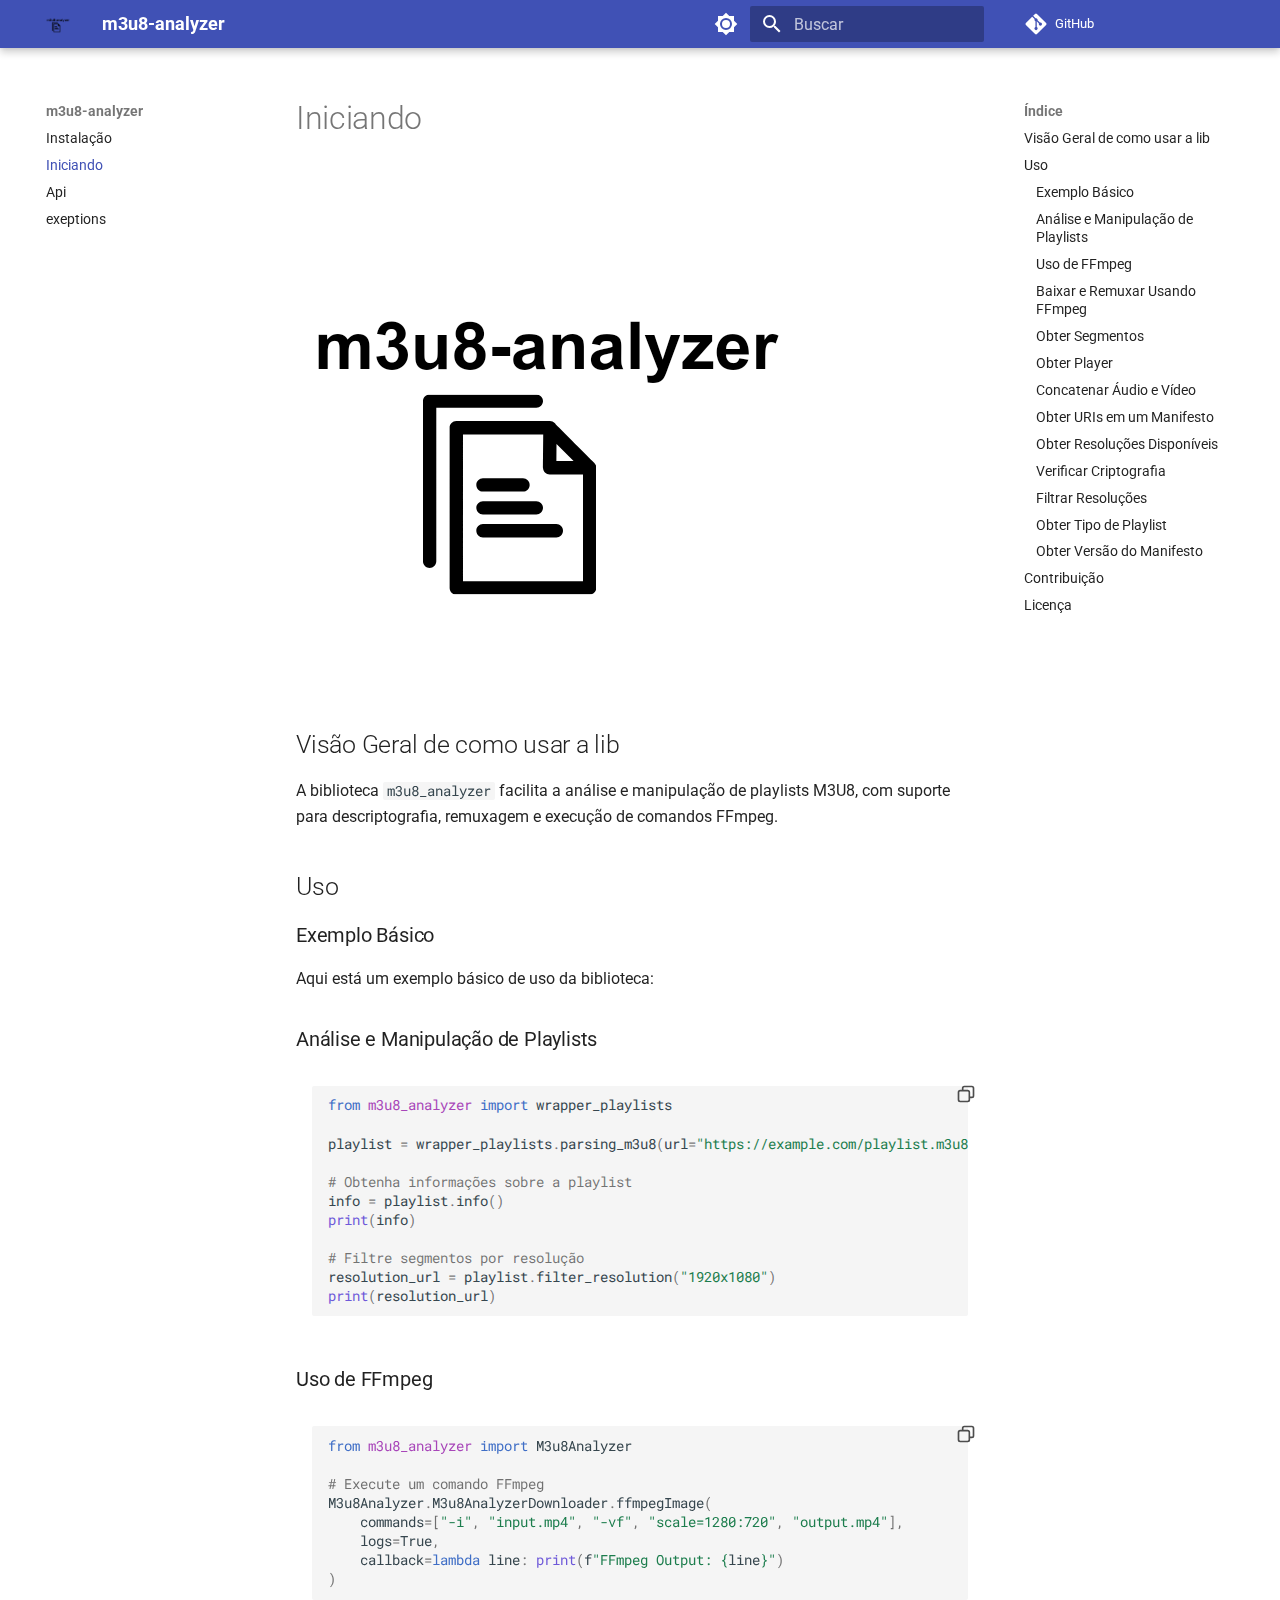
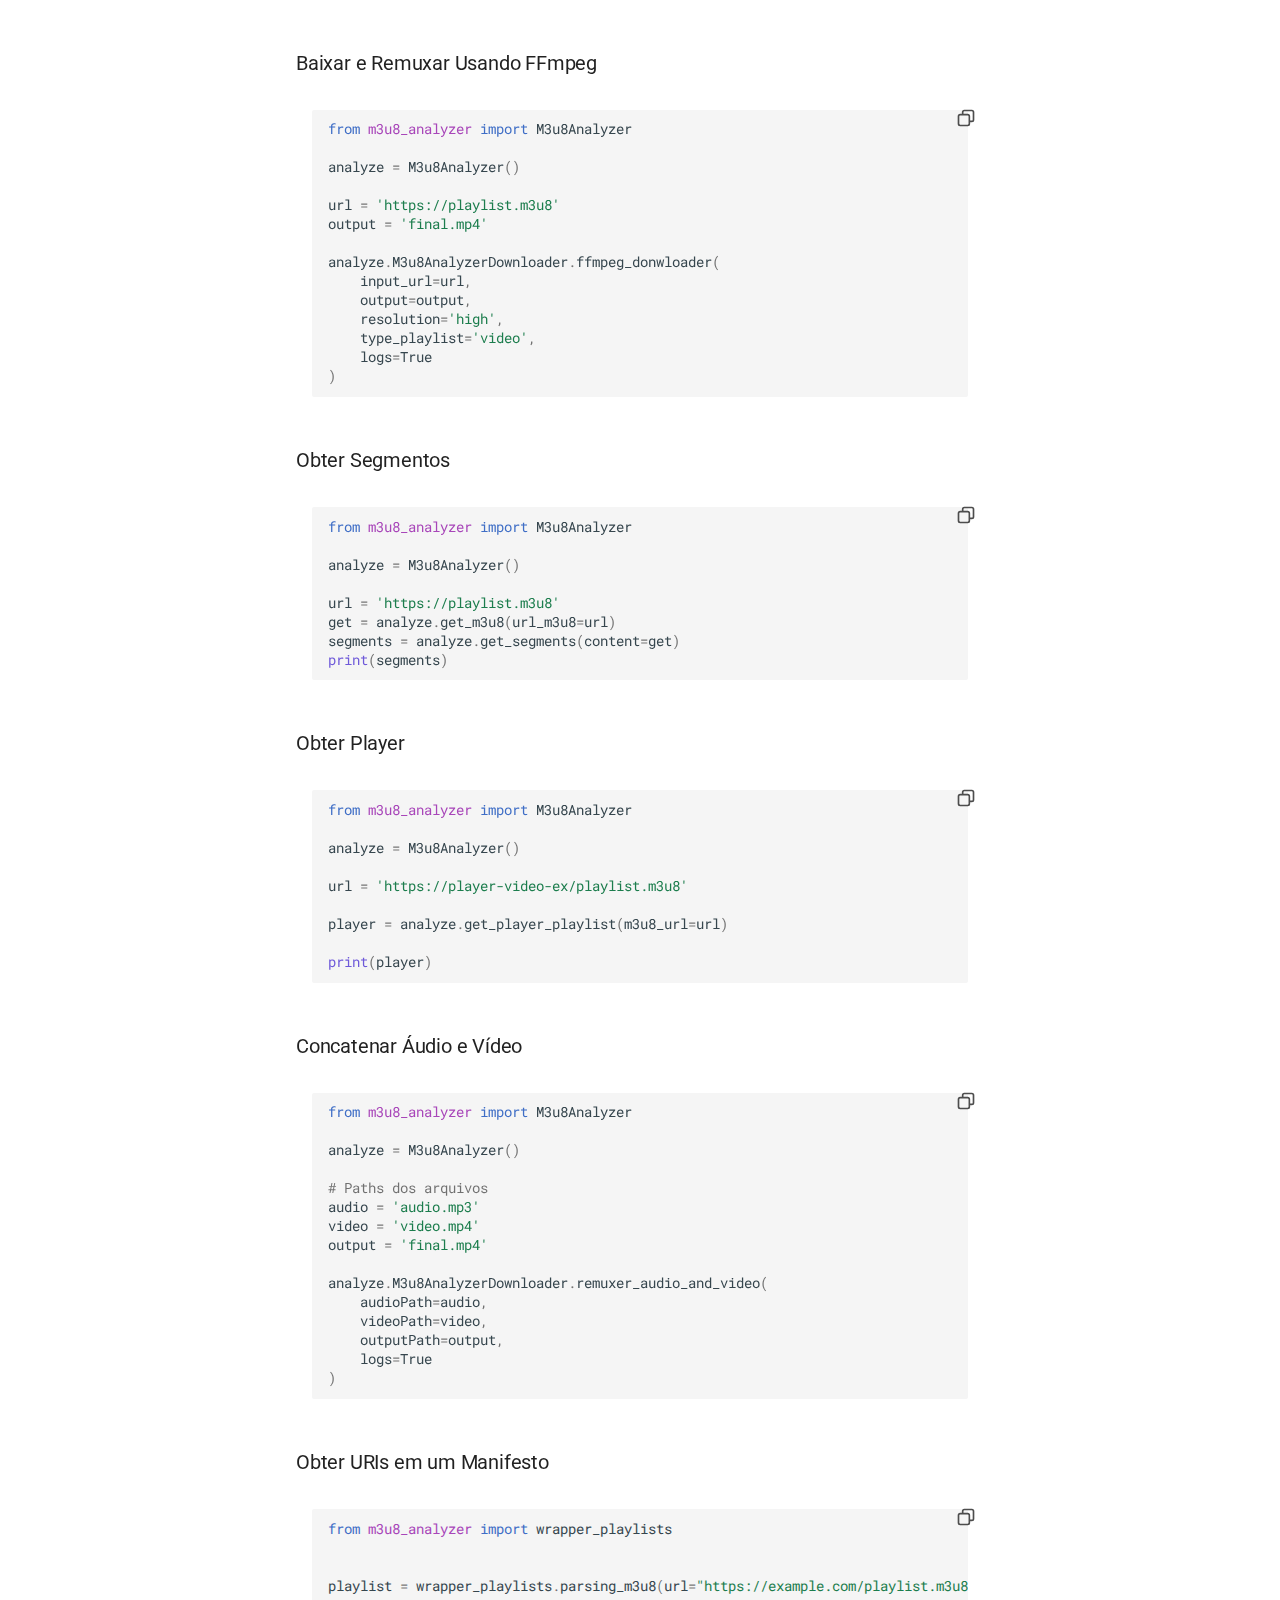
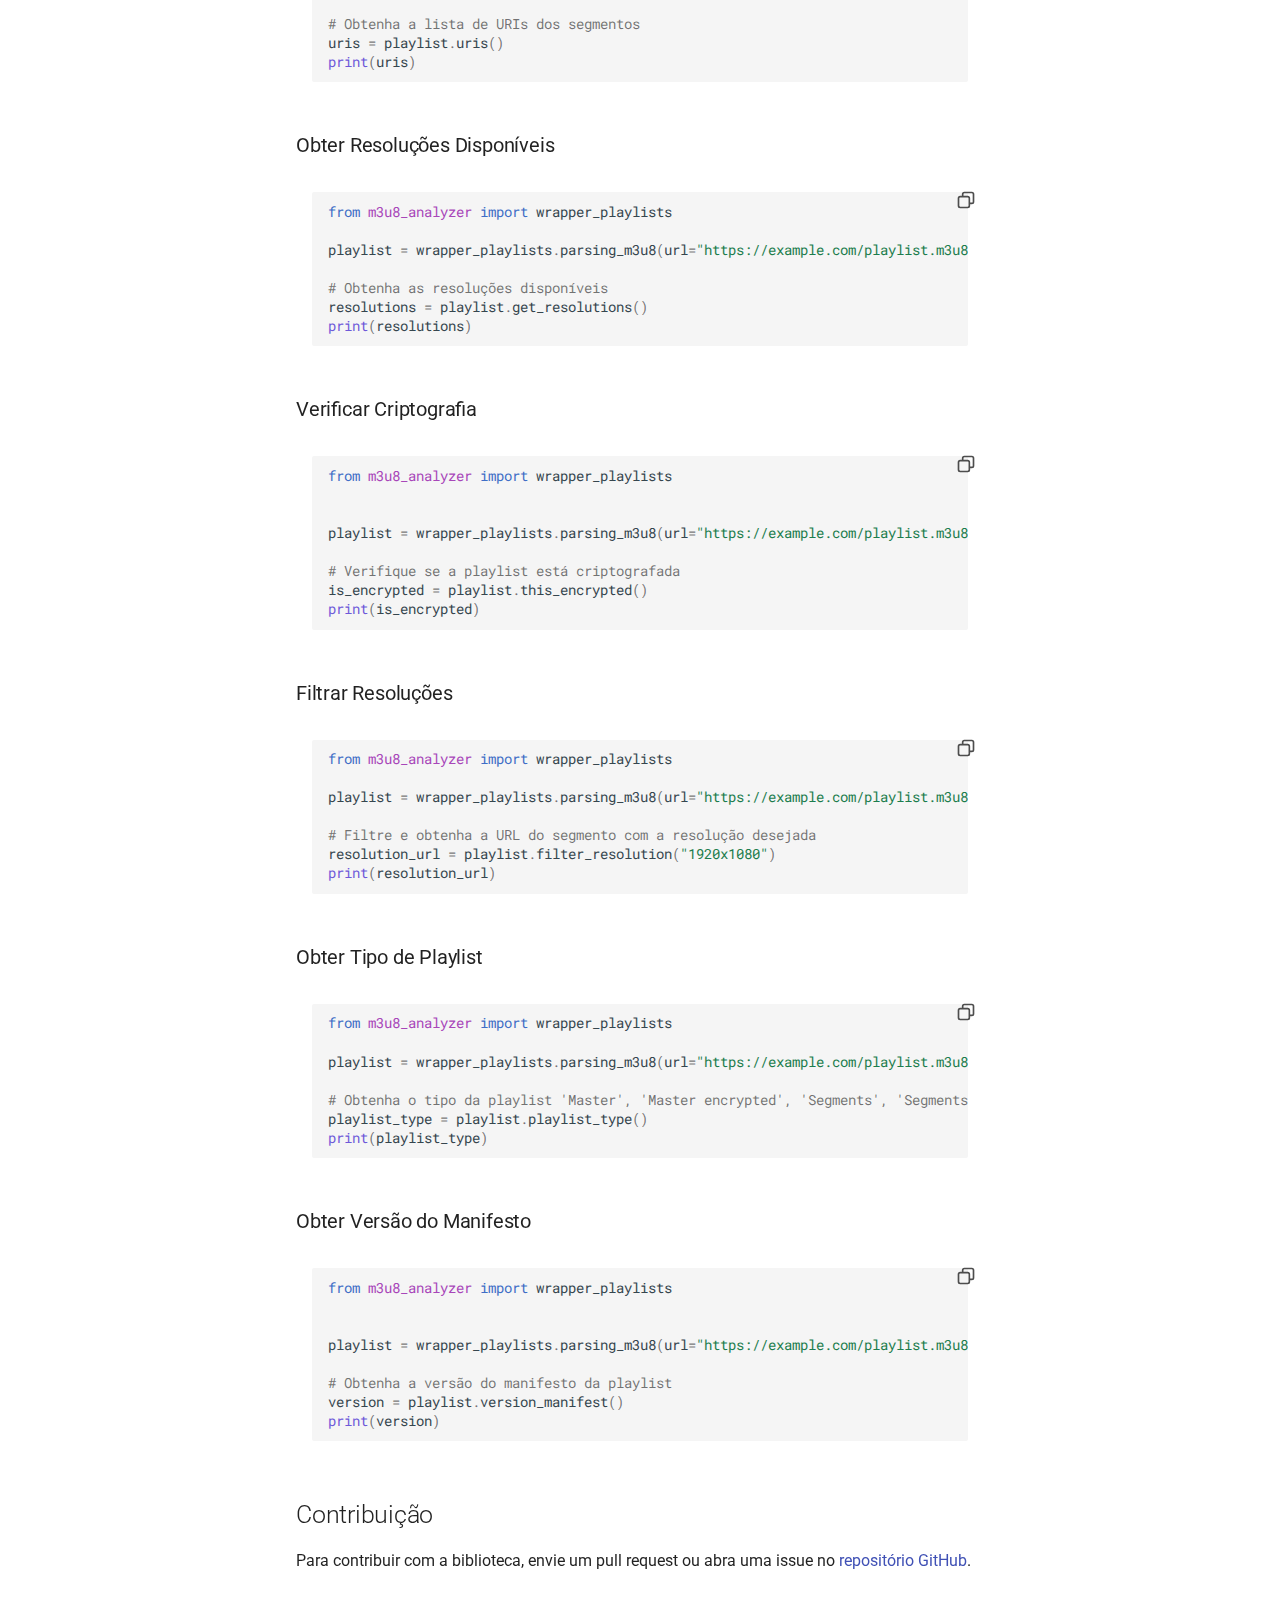
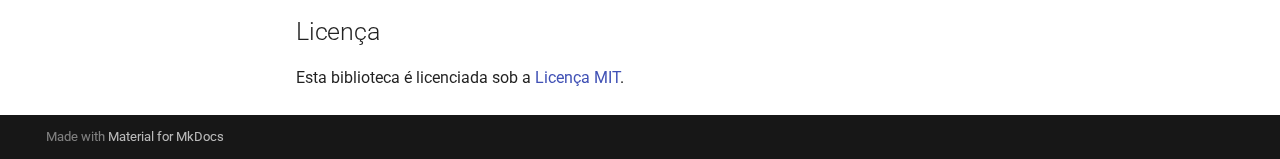
<file: docs/iniciando/index.html>
<!doctype html>
<html lang="pt" class="no-js">
  <head>
    
      <meta charset="utf-8">
      <meta name="viewport" content="width=device-width,initial-scale=1">
      
      
      
      
        <link rel="prev" href="..">
      
      
        <link rel="next" href="../api/">
      
      
      <link rel="icon" href="../images/logo_noturno.png">
      <meta name="generator" content="mkdocs-1.6.0, mkdocs-material-9.5.33">
    
    
      
        <title>Iniciando - m3u8-analyzer</title>
      
    
    
      <link rel="stylesheet" href="../assets/stylesheets/main.3cba04c6.min.css">
      
        
        <link rel="stylesheet" href="../assets/stylesheets/palette.06af60db.min.css">
      
      


    
    
      
    
    
      
        
        
        <link rel="preconnect" href="https://fonts.gstatic.com" crossorigin>
        <link rel="stylesheet" href="https://fonts.googleapis.com/css?family=Roboto:300,300i,400,400i,700,700i%7CRoboto+Mono:400,400i,700,700i&display=fallback">
        <style>:root{--md-text-font:"Roboto";--md-code-font:"Roboto Mono"}</style>
      
    
    
      <link rel="stylesheet" href="../assets/_mkdocstrings.css">
    
      <link rel="stylesheet" href="../stylesheets/extra.css">
    
    <script>__md_scope=new URL("..",location),__md_hash=e=>[...e].reduce((e,_)=>(e<<5)-e+_.charCodeAt(0),0),__md_get=(e,_=localStorage,t=__md_scope)=>JSON.parse(_.getItem(t.pathname+"."+e)),__md_set=(e,_,t=localStorage,a=__md_scope)=>{try{t.setItem(a.pathname+"."+e,JSON.stringify(_))}catch(e){}}</script>
    
      

    
    
    
  </head>
  
  
    
    
      
    
    
    
    
    <body dir="ltr" data-md-color-scheme="default" data-md-color-primary="indigo" data-md-color-accent="indigo">
  
    
    <input class="md-toggle" data-md-toggle="drawer" type="checkbox" id="__drawer" autocomplete="off">
    <input class="md-toggle" data-md-toggle="search" type="checkbox" id="__search" autocomplete="off">
    <label class="md-overlay" for="__drawer"></label>
    <div data-md-component="skip">
      
        
        <a href="#visao-geral-de-como-usar-a-lib" class="md-skip">
          Pular para conteúdo
        </a>
      
    </div>
    <div data-md-component="announce">
      
    </div>
    
    
      

  

<header class="md-header md-header--shadow" data-md-component="header">
  <nav class="md-header__inner md-grid" aria-label="Cabeçalho">
    <a href=".." title="m3u8-analyzer" class="md-header__button md-logo" aria-label="m3u8-analyzer" data-md-component="logo">
      
  <img src="../images/logo_noturno.png" alt="logo">

    </a>
    <label class="md-header__button md-icon" for="__drawer">
      
      <svg xmlns="http://www.w3.org/2000/svg" viewBox="0 0 24 24"><path d="M3 6h18v2H3V6m0 5h18v2H3v-2m0 5h18v2H3v-2Z"/></svg>
    </label>
    <div class="md-header__title" data-md-component="header-title">
      <div class="md-header__ellipsis">
        <div class="md-header__topic">
          <span class="md-ellipsis">
            m3u8-analyzer
          </span>
        </div>
        <div class="md-header__topic" data-md-component="header-topic">
          <span class="md-ellipsis">
            
              Iniciando
            
          </span>
        </div>
      </div>
    </div>
    
      
        <form class="md-header__option" data-md-component="palette">
  
    
    
    
    <input class="md-option" data-md-color-media="" data-md-color-scheme="default" data-md-color-primary="indigo" data-md-color-accent="indigo"  aria-label="Modo Escuro"  type="radio" name="__palette" id="__palette_0">
    
      <label class="md-header__button md-icon" title="Modo Escuro" for="__palette_1" hidden>
        <svg xmlns="http://www.w3.org/2000/svg" viewBox="0 0 24 24"><path d="M12 8a4 4 0 0 0-4 4 4 4 0 0 0 4 4 4 4 0 0 0 4-4 4 4 0 0 0-4-4m0 10a6 6 0 0 1-6-6 6 6 0 0 1 6-6 6 6 0 0 1 6 6 6 6 0 0 1-6 6m8-9.31V4h-4.69L12 .69 8.69 4H4v4.69L.69 12 4 15.31V20h4.69L12 23.31 15.31 20H20v-4.69L23.31 12 20 8.69Z"/></svg>
      </label>
    
  
    
    
    
    <input class="md-option" data-md-color-media="" data-md-color-scheme="slate" data-md-color-primary="indigo" data-md-color-accent="indigo"  aria-label="Modo Claro"  type="radio" name="__palette" id="__palette_1">
    
      <label class="md-header__button md-icon" title="Modo Claro" for="__palette_0" hidden>
        <svg xmlns="http://www.w3.org/2000/svg" viewBox="0 0 24 24"><path d="M12 18c-.89 0-1.74-.2-2.5-.55C11.56 16.5 13 14.42 13 12c0-2.42-1.44-4.5-3.5-5.45C10.26 6.2 11.11 6 12 6a6 6 0 0 1 6 6 6 6 0 0 1-6 6m8-9.31V4h-4.69L12 .69 8.69 4H4v4.69L.69 12 4 15.31V20h4.69L12 23.31 15.31 20H20v-4.69L23.31 12 20 8.69Z"/></svg>
      </label>
    
  
</form>
      
    
    
      <script>var media,input,key,value,palette=__md_get("__palette");if(palette&&palette.color){"(prefers-color-scheme)"===palette.color.media&&(media=matchMedia("(prefers-color-scheme: light)"),input=document.querySelector(media.matches?"[data-md-color-media='(prefers-color-scheme: light)']":"[data-md-color-media='(prefers-color-scheme: dark)']"),palette.color.media=input.getAttribute("data-md-color-media"),palette.color.scheme=input.getAttribute("data-md-color-scheme"),palette.color.primary=input.getAttribute("data-md-color-primary"),palette.color.accent=input.getAttribute("data-md-color-accent"));for([key,value]of Object.entries(palette.color))document.body.setAttribute("data-md-color-"+key,value)}</script>
    
    
    
      <label class="md-header__button md-icon" for="__search">
        
        <svg xmlns="http://www.w3.org/2000/svg" viewBox="0 0 24 24"><path d="M9.5 3A6.5 6.5 0 0 1 16 9.5c0 1.61-.59 3.09-1.56 4.23l.27.27h.79l5 5-1.5 1.5-5-5v-.79l-.27-.27A6.516 6.516 0 0 1 9.5 16 6.5 6.5 0 0 1 3 9.5 6.5 6.5 0 0 1 9.5 3m0 2C7 5 5 7 5 9.5S7 14 9.5 14 14 12 14 9.5 12 5 9.5 5Z"/></svg>
      </label>
      <div class="md-search" data-md-component="search" role="dialog">
  <label class="md-search__overlay" for="__search"></label>
  <div class="md-search__inner" role="search">
    <form class="md-search__form" name="search">
      <input type="text" class="md-search__input" name="query" aria-label="Buscar" placeholder="Buscar" autocapitalize="off" autocorrect="off" autocomplete="off" spellcheck="false" data-md-component="search-query" required>
      <label class="md-search__icon md-icon" for="__search">
        
        <svg xmlns="http://www.w3.org/2000/svg" viewBox="0 0 24 24"><path d="M9.5 3A6.5 6.5 0 0 1 16 9.5c0 1.61-.59 3.09-1.56 4.23l.27.27h.79l5 5-1.5 1.5-5-5v-.79l-.27-.27A6.516 6.516 0 0 1 9.5 16 6.5 6.5 0 0 1 3 9.5 6.5 6.5 0 0 1 9.5 3m0 2C7 5 5 7 5 9.5S7 14 9.5 14 14 12 14 9.5 12 5 9.5 5Z"/></svg>
        
        <svg xmlns="http://www.w3.org/2000/svg" viewBox="0 0 24 24"><path d="M20 11v2H8l5.5 5.5-1.42 1.42L4.16 12l7.92-7.92L13.5 5.5 8 11h12Z"/></svg>
      </label>
      <nav class="md-search__options" aria-label="Pesquisar">
        
        <button type="reset" class="md-search__icon md-icon" title="Limpar" aria-label="Limpar" tabindex="-1">
          
          <svg xmlns="http://www.w3.org/2000/svg" viewBox="0 0 24 24"><path d="M19 6.41 17.59 5 12 10.59 6.41 5 5 6.41 10.59 12 5 17.59 6.41 19 12 13.41 17.59 19 19 17.59 13.41 12 19 6.41Z"/></svg>
        </button>
      </nav>
      
    </form>
    <div class="md-search__output">
      <div class="md-search__scrollwrap" tabindex="0" data-md-scrollfix>
        <div class="md-search-result" data-md-component="search-result">
          <div class="md-search-result__meta">
            Inicializando busca
          </div>
          <ol class="md-search-result__list" role="presentation"></ol>
        </div>
      </div>
    </div>
  </div>
</div>
    
    
      <div class="md-header__source">
        <a href="https://github.com/PauloCesar-dev404/M3u8_Analyzer" title="Ir para repositório" class="md-source" data-md-component="source">
  <div class="md-source__icon md-icon">
    
    <svg xmlns="http://www.w3.org/2000/svg" viewBox="0 0 448 512"><!--! Font Awesome Free 6.6.0 by @fontawesome - https://fontawesome.com License - https://fontawesome.com/license/free (Icons: CC BY 4.0, Fonts: SIL OFL 1.1, Code: MIT License) Copyright 2024 Fonticons, Inc.--><path d="M439.55 236.05 244 40.45a28.87 28.87 0 0 0-40.81 0l-40.66 40.63 51.52 51.52c27.06-9.14 52.68 16.77 43.39 43.68l49.66 49.66c34.23-11.8 61.18 31 35.47 56.69-26.49 26.49-70.21-2.87-56-37.34L240.22 199v121.85c25.3 12.54 22.26 41.85 9.08 55a34.34 34.34 0 0 1-48.55 0c-17.57-17.6-11.07-46.91 11.25-56v-123c-20.8-8.51-24.6-30.74-18.64-45L142.57 101 8.45 235.14a28.86 28.86 0 0 0 0 40.81l195.61 195.6a28.86 28.86 0 0 0 40.8 0l194.69-194.69a28.86 28.86 0 0 0 0-40.81z"/></svg>
  </div>
  <div class="md-source__repository">
    GitHub
  </div>
</a>
      </div>
    
  </nav>
  
</header>
    
    <div class="md-container" data-md-component="container">
      
      
        
          
        
      
      <main class="md-main" data-md-component="main">
        <div class="md-main__inner md-grid">
          
            
              
              <div class="md-sidebar md-sidebar--primary" data-md-component="sidebar" data-md-type="navigation" >
                <div class="md-sidebar__scrollwrap">
                  <div class="md-sidebar__inner">
                    



<nav class="md-nav md-nav--primary" aria-label="Navegação" data-md-level="0">
  <label class="md-nav__title" for="__drawer">
    <a href=".." title="m3u8-analyzer" class="md-nav__button md-logo" aria-label="m3u8-analyzer" data-md-component="logo">
      
  <img src="../images/logo_noturno.png" alt="logo">

    </a>
    m3u8-analyzer
  </label>
  
    <div class="md-nav__source">
      <a href="https://github.com/PauloCesar-dev404/M3u8_Analyzer" title="Ir para repositório" class="md-source" data-md-component="source">
  <div class="md-source__icon md-icon">
    
    <svg xmlns="http://www.w3.org/2000/svg" viewBox="0 0 448 512"><!--! Font Awesome Free 6.6.0 by @fontawesome - https://fontawesome.com License - https://fontawesome.com/license/free (Icons: CC BY 4.0, Fonts: SIL OFL 1.1, Code: MIT License) Copyright 2024 Fonticons, Inc.--><path d="M439.55 236.05 244 40.45a28.87 28.87 0 0 0-40.81 0l-40.66 40.63 51.52 51.52c27.06-9.14 52.68 16.77 43.39 43.68l49.66 49.66c34.23-11.8 61.18 31 35.47 56.69-26.49 26.49-70.21-2.87-56-37.34L240.22 199v121.85c25.3 12.54 22.26 41.85 9.08 55a34.34 34.34 0 0 1-48.55 0c-17.57-17.6-11.07-46.91 11.25-56v-123c-20.8-8.51-24.6-30.74-18.64-45L142.57 101 8.45 235.14a28.86 28.86 0 0 0 0 40.81l195.61 195.6a28.86 28.86 0 0 0 40.8 0l194.69-194.69a28.86 28.86 0 0 0 0-40.81z"/></svg>
  </div>
  <div class="md-source__repository">
    GitHub
  </div>
</a>
    </div>
  
  <ul class="md-nav__list" data-md-scrollfix>
    
      
      
  
  
  
  
    <li class="md-nav__item">
      <a href=".." class="md-nav__link">
        
  
  <span class="md-ellipsis">
    Instalação
  </span>
  

      </a>
    </li>
  

    
      
      
  
  
    
  
  
  
    <li class="md-nav__item md-nav__item--active">
      
      <input class="md-nav__toggle md-toggle" type="checkbox" id="__toc">
      
      
      
        <label class="md-nav__link md-nav__link--active" for="__toc">
          
  
  <span class="md-ellipsis">
    Iniciando
  </span>
  

          <span class="md-nav__icon md-icon"></span>
        </label>
      
      <a href="./" class="md-nav__link md-nav__link--active">
        
  
  <span class="md-ellipsis">
    Iniciando
  </span>
  

      </a>
      
        

<nav class="md-nav md-nav--secondary" aria-label="Índice">
  
  
  
  
    <label class="md-nav__title" for="__toc">
      <span class="md-nav__icon md-icon"></span>
      Índice
    </label>
    <ul class="md-nav__list" data-md-component="toc" data-md-scrollfix>
      
        <li class="md-nav__item">
  <a href="#visao-geral-de-como-usar-a-lib" class="md-nav__link">
    <span class="md-ellipsis">
      Visão Geral de como usar a lib
    </span>
  </a>
  
</li>
      
        <li class="md-nav__item">
  <a href="#uso" class="md-nav__link">
    <span class="md-ellipsis">
      Uso
    </span>
  </a>
  
    <nav class="md-nav" aria-label="Uso">
      <ul class="md-nav__list">
        
          <li class="md-nav__item">
  <a href="#exemplo-basico" class="md-nav__link">
    <span class="md-ellipsis">
      Exemplo Básico
    </span>
  </a>
  
</li>
        
          <li class="md-nav__item">
  <a href="#analise-e-manipulacao-de-playlists" class="md-nav__link">
    <span class="md-ellipsis">
      Análise e Manipulação de Playlists
    </span>
  </a>
  
</li>
        
          <li class="md-nav__item">
  <a href="#uso-de-ffmpeg" class="md-nav__link">
    <span class="md-ellipsis">
      Uso de FFmpeg
    </span>
  </a>
  
</li>
        
          <li class="md-nav__item">
  <a href="#baixar-e-remuxar-usando-ffmpeg" class="md-nav__link">
    <span class="md-ellipsis">
      Baixar e Remuxar Usando FFmpeg
    </span>
  </a>
  
</li>
        
          <li class="md-nav__item">
  <a href="#obter-segmentos" class="md-nav__link">
    <span class="md-ellipsis">
      Obter Segmentos
    </span>
  </a>
  
</li>
        
          <li class="md-nav__item">
  <a href="#obter-player" class="md-nav__link">
    <span class="md-ellipsis">
      Obter Player
    </span>
  </a>
  
</li>
        
          <li class="md-nav__item">
  <a href="#concatenar-audio-e-video" class="md-nav__link">
    <span class="md-ellipsis">
      Concatenar Áudio e Vídeo
    </span>
  </a>
  
</li>
        
          <li class="md-nav__item">
  <a href="#obter-uris-em-um-manifesto" class="md-nav__link">
    <span class="md-ellipsis">
      Obter URIs em um Manifesto
    </span>
  </a>
  
</li>
        
          <li class="md-nav__item">
  <a href="#obter-resolucoes-disponiveis" class="md-nav__link">
    <span class="md-ellipsis">
      Obter Resoluções Disponíveis
    </span>
  </a>
  
</li>
        
          <li class="md-nav__item">
  <a href="#verificar-criptografia" class="md-nav__link">
    <span class="md-ellipsis">
      Verificar Criptografia
    </span>
  </a>
  
</li>
        
          <li class="md-nav__item">
  <a href="#filtrar-resolucoes" class="md-nav__link">
    <span class="md-ellipsis">
      Filtrar Resoluções
    </span>
  </a>
  
</li>
        
          <li class="md-nav__item">
  <a href="#obter-tipo-de-playlist" class="md-nav__link">
    <span class="md-ellipsis">
      Obter Tipo de Playlist
    </span>
  </a>
  
</li>
        
          <li class="md-nav__item">
  <a href="#obter-versao-do-manifesto" class="md-nav__link">
    <span class="md-ellipsis">
      Obter Versão do Manifesto
    </span>
  </a>
  
</li>
        
      </ul>
    </nav>
  
</li>
      
        <li class="md-nav__item">
  <a href="#contribuicao" class="md-nav__link">
    <span class="md-ellipsis">
      Contribuição
    </span>
  </a>
  
</li>
      
        <li class="md-nav__item">
  <a href="#licenca" class="md-nav__link">
    <span class="md-ellipsis">
      Licença
    </span>
  </a>
  
</li>
      
    </ul>
  
</nav>
      
    </li>
  

    
      
      
  
  
  
  
    <li class="md-nav__item">
      <a href="../api/" class="md-nav__link">
        
  
  <span class="md-ellipsis">
    Api
  </span>
  

      </a>
    </li>
  

    
      
      
  
  
  
  
    <li class="md-nav__item">
      <a href="../exeptions/" class="md-nav__link">
        
  
  <span class="md-ellipsis">
    exeptions
  </span>
  

      </a>
    </li>
  

    
  </ul>
</nav>
                  </div>
                </div>
              </div>
            
            
              
              <div class="md-sidebar md-sidebar--secondary" data-md-component="sidebar" data-md-type="toc" >
                <div class="md-sidebar__scrollwrap">
                  <div class="md-sidebar__inner">
                    

<nav class="md-nav md-nav--secondary" aria-label="Índice">
  
  
  
  
    <label class="md-nav__title" for="__toc">
      <span class="md-nav__icon md-icon"></span>
      Índice
    </label>
    <ul class="md-nav__list" data-md-component="toc" data-md-scrollfix>
      
        <li class="md-nav__item">
  <a href="#visao-geral-de-como-usar-a-lib" class="md-nav__link">
    <span class="md-ellipsis">
      Visão Geral de como usar a lib
    </span>
  </a>
  
</li>
      
        <li class="md-nav__item">
  <a href="#uso" class="md-nav__link">
    <span class="md-ellipsis">
      Uso
    </span>
  </a>
  
    <nav class="md-nav" aria-label="Uso">
      <ul class="md-nav__list">
        
          <li class="md-nav__item">
  <a href="#exemplo-basico" class="md-nav__link">
    <span class="md-ellipsis">
      Exemplo Básico
    </span>
  </a>
  
</li>
        
          <li class="md-nav__item">
  <a href="#analise-e-manipulacao-de-playlists" class="md-nav__link">
    <span class="md-ellipsis">
      Análise e Manipulação de Playlists
    </span>
  </a>
  
</li>
        
          <li class="md-nav__item">
  <a href="#uso-de-ffmpeg" class="md-nav__link">
    <span class="md-ellipsis">
      Uso de FFmpeg
    </span>
  </a>
  
</li>
        
          <li class="md-nav__item">
  <a href="#baixar-e-remuxar-usando-ffmpeg" class="md-nav__link">
    <span class="md-ellipsis">
      Baixar e Remuxar Usando FFmpeg
    </span>
  </a>
  
</li>
        
          <li class="md-nav__item">
  <a href="#obter-segmentos" class="md-nav__link">
    <span class="md-ellipsis">
      Obter Segmentos
    </span>
  </a>
  
</li>
        
          <li class="md-nav__item">
  <a href="#obter-player" class="md-nav__link">
    <span class="md-ellipsis">
      Obter Player
    </span>
  </a>
  
</li>
        
          <li class="md-nav__item">
  <a href="#concatenar-audio-e-video" class="md-nav__link">
    <span class="md-ellipsis">
      Concatenar Áudio e Vídeo
    </span>
  </a>
  
</li>
        
          <li class="md-nav__item">
  <a href="#obter-uris-em-um-manifesto" class="md-nav__link">
    <span class="md-ellipsis">
      Obter URIs em um Manifesto
    </span>
  </a>
  
</li>
        
          <li class="md-nav__item">
  <a href="#obter-resolucoes-disponiveis" class="md-nav__link">
    <span class="md-ellipsis">
      Obter Resoluções Disponíveis
    </span>
  </a>
  
</li>
        
          <li class="md-nav__item">
  <a href="#verificar-criptografia" class="md-nav__link">
    <span class="md-ellipsis">
      Verificar Criptografia
    </span>
  </a>
  
</li>
        
          <li class="md-nav__item">
  <a href="#filtrar-resolucoes" class="md-nav__link">
    <span class="md-ellipsis">
      Filtrar Resoluções
    </span>
  </a>
  
</li>
        
          <li class="md-nav__item">
  <a href="#obter-tipo-de-playlist" class="md-nav__link">
    <span class="md-ellipsis">
      Obter Tipo de Playlist
    </span>
  </a>
  
</li>
        
          <li class="md-nav__item">
  <a href="#obter-versao-do-manifesto" class="md-nav__link">
    <span class="md-ellipsis">
      Obter Versão do Manifesto
    </span>
  </a>
  
</li>
        
      </ul>
    </nav>
  
</li>
      
        <li class="md-nav__item">
  <a href="#contribuicao" class="md-nav__link">
    <span class="md-ellipsis">
      Contribuição
    </span>
  </a>
  
</li>
      
        <li class="md-nav__item">
  <a href="#licenca" class="md-nav__link">
    <span class="md-ellipsis">
      Licença
    </span>
  </a>
  
</li>
      
    </ul>
  
</nav>
                  </div>
                </div>
              </div>
            
          
          
            <div class="md-content" data-md-component="content">
              <article class="md-content__inner md-typeset">
                
                  

  
  


  <h1>Iniciando</h1>

<p><img alt="logo" src="../images/logo_noturno.png" /></p>
<h2 id="visao-geral-de-como-usar-a-lib">Visão Geral de como usar a lib</h2>
<p>A biblioteca <code>m3u8_analyzer</code> facilita a análise e manipulação de playlists M3U8, com suporte para descriptografia, remuxagem e execução de comandos FFmpeg.</p>
<h2 id="uso">Uso</h2>
<h3 id="exemplo-basico">Exemplo Básico</h3>
<p>Aqui está um exemplo básico de uso da biblioteca:</p>
<h3 id="analise-e-manipulacao-de-playlists">Análise e Manipulação de Playlists</h3>
<div class="highlight"><pre><span></span><code><span class="kn">from</span> <span class="nn">m3u8_analyzer</span> <span class="kn">import</span> <span class="n">wrapper_playlists</span>

<span class="n">playlist</span> <span class="o">=</span> <span class="n">wrapper_playlists</span><span class="o">.</span><span class="n">parsing_m3u8</span><span class="p">(</span><span class="n">url</span><span class="o">=</span><span class="s2">&quot;https://example.com/playlist.m3u8&quot;</span><span class="p">)</span>

<span class="c1"># Obtenha informações sobre a playlist</span>
<span class="n">info</span> <span class="o">=</span> <span class="n">playlist</span><span class="o">.</span><span class="n">info</span><span class="p">()</span>
<span class="nb">print</span><span class="p">(</span><span class="n">info</span><span class="p">)</span>

<span class="c1"># Filtre segmentos por resolução</span>
<span class="n">resolution_url</span> <span class="o">=</span> <span class="n">playlist</span><span class="o">.</span><span class="n">filter_resolution</span><span class="p">(</span><span class="s2">&quot;1920x1080&quot;</span><span class="p">)</span>
<span class="nb">print</span><span class="p">(</span><span class="n">resolution_url</span><span class="p">)</span>
</code></pre></div>
<h3 id="uso-de-ffmpeg">Uso de FFmpeg</h3>
<div class="highlight"><pre><span></span><code><span class="kn">from</span> <span class="nn">m3u8_analyzer</span> <span class="kn">import</span> <span class="n">M3u8Analyzer</span>

<span class="c1"># Execute um comando FFmpeg</span>
<span class="n">M3u8Analyzer</span><span class="o">.</span><span class="n">M3u8AnalyzerDownloader</span><span class="o">.</span><span class="n">ffmpegImage</span><span class="p">(</span>
    <span class="n">commands</span><span class="o">=</span><span class="p">[</span><span class="s2">&quot;-i&quot;</span><span class="p">,</span> <span class="s2">&quot;input.mp4&quot;</span><span class="p">,</span> <span class="s2">&quot;-vf&quot;</span><span class="p">,</span> <span class="s2">&quot;scale=1280:720&quot;</span><span class="p">,</span> <span class="s2">&quot;output.mp4&quot;</span><span class="p">],</span>
    <span class="n">logs</span><span class="o">=</span><span class="kc">True</span><span class="p">,</span>
    <span class="n">callback</span><span class="o">=</span><span class="k">lambda</span> <span class="n">line</span><span class="p">:</span> <span class="nb">print</span><span class="p">(</span><span class="sa">f</span><span class="s2">&quot;FFmpeg Output: </span><span class="si">{</span><span class="n">line</span><span class="si">}</span><span class="s2">&quot;</span><span class="p">)</span>
<span class="p">)</span>
</code></pre></div>
<h3 id="baixar-e-remuxar-usando-ffmpeg">Baixar e Remuxar Usando FFmpeg</h3>
<div class="highlight"><pre><span></span><code><span class="kn">from</span> <span class="nn">m3u8_analyzer</span> <span class="kn">import</span> <span class="n">M3u8Analyzer</span>

<span class="n">analyze</span> <span class="o">=</span> <span class="n">M3u8Analyzer</span><span class="p">()</span>

<span class="n">url</span> <span class="o">=</span> <span class="s1">&#39;https://playlist.m3u8&#39;</span>
<span class="n">output</span> <span class="o">=</span> <span class="s1">&#39;final.mp4&#39;</span>

<span class="n">analyze</span><span class="o">.</span><span class="n">M3u8AnalyzerDownloader</span><span class="o">.</span><span class="n">ffmpeg_donwloader</span><span class="p">(</span>
    <span class="n">input_url</span><span class="o">=</span><span class="n">url</span><span class="p">,</span> 
    <span class="n">output</span><span class="o">=</span><span class="n">output</span><span class="p">,</span> 
    <span class="n">resolution</span><span class="o">=</span><span class="s1">&#39;high&#39;</span><span class="p">,</span> 
    <span class="n">type_playlist</span><span class="o">=</span><span class="s1">&#39;video&#39;</span><span class="p">,</span>
    <span class="n">logs</span><span class="o">=</span><span class="kc">True</span>
<span class="p">)</span>
</code></pre></div>
<h3 id="obter-segmentos">Obter Segmentos</h3>
<div class="highlight"><pre><span></span><code><span class="kn">from</span> <span class="nn">m3u8_analyzer</span> <span class="kn">import</span> <span class="n">M3u8Analyzer</span>

<span class="n">analyze</span> <span class="o">=</span> <span class="n">M3u8Analyzer</span><span class="p">()</span>

<span class="n">url</span> <span class="o">=</span> <span class="s1">&#39;https://playlist.m3u8&#39;</span>
<span class="n">get</span> <span class="o">=</span> <span class="n">analyze</span><span class="o">.</span><span class="n">get_m3u8</span><span class="p">(</span><span class="n">url_m3u8</span><span class="o">=</span><span class="n">url</span><span class="p">)</span>
<span class="n">segments</span> <span class="o">=</span> <span class="n">analyze</span><span class="o">.</span><span class="n">get_segments</span><span class="p">(</span><span class="n">content</span><span class="o">=</span><span class="n">get</span><span class="p">)</span>
<span class="nb">print</span><span class="p">(</span><span class="n">segments</span><span class="p">)</span>
</code></pre></div>
<h3 id="obter-player">Obter Player</h3>
<div class="highlight"><pre><span></span><code><span class="kn">from</span> <span class="nn">m3u8_analyzer</span> <span class="kn">import</span> <span class="n">M3u8Analyzer</span>

<span class="n">analyze</span> <span class="o">=</span> <span class="n">M3u8Analyzer</span><span class="p">()</span>

<span class="n">url</span> <span class="o">=</span> <span class="s1">&#39;https://player-video-ex/playlist.m3u8&#39;</span>

<span class="n">player</span> <span class="o">=</span> <span class="n">analyze</span><span class="o">.</span><span class="n">get_player_playlist</span><span class="p">(</span><span class="n">m3u8_url</span><span class="o">=</span><span class="n">url</span><span class="p">)</span>

<span class="nb">print</span><span class="p">(</span><span class="n">player</span><span class="p">)</span>
</code></pre></div>
<h3 id="concatenar-audio-e-video">Concatenar Áudio e Vídeo</h3>
<div class="highlight"><pre><span></span><code><span class="kn">from</span> <span class="nn">m3u8_analyzer</span> <span class="kn">import</span> <span class="n">M3u8Analyzer</span>

<span class="n">analyze</span> <span class="o">=</span> <span class="n">M3u8Analyzer</span><span class="p">()</span>

<span class="c1"># Paths dos arquivos</span>
<span class="n">audio</span> <span class="o">=</span> <span class="s1">&#39;audio.mp3&#39;</span>
<span class="n">video</span> <span class="o">=</span> <span class="s1">&#39;video.mp4&#39;</span>
<span class="n">output</span> <span class="o">=</span> <span class="s1">&#39;final.mp4&#39;</span>

<span class="n">analyze</span><span class="o">.</span><span class="n">M3u8AnalyzerDownloader</span><span class="o">.</span><span class="n">remuxer_audio_and_video</span><span class="p">(</span>
    <span class="n">audioPath</span><span class="o">=</span><span class="n">audio</span><span class="p">,</span>
    <span class="n">videoPath</span><span class="o">=</span><span class="n">video</span><span class="p">,</span>
    <span class="n">outputPath</span><span class="o">=</span><span class="n">output</span><span class="p">,</span>
    <span class="n">logs</span><span class="o">=</span><span class="kc">True</span>
<span class="p">)</span>
</code></pre></div>
<h3 id="obter-uris-em-um-manifesto">Obter URIs em um Manifesto</h3>
<div class="highlight"><pre><span></span><code><span class="kn">from</span> <span class="nn">m3u8_analyzer</span> <span class="kn">import</span> <span class="n">wrapper_playlists</span>


<span class="n">playlist</span> <span class="o">=</span> <span class="n">wrapper_playlists</span><span class="o">.</span><span class="n">parsing_m3u8</span><span class="p">(</span><span class="n">url</span><span class="o">=</span><span class="s2">&quot;https://example.com/playlist.m3u8&quot;</span><span class="p">)</span>

<span class="c1"># Obtenha a lista de URIs dos segmentos</span>
<span class="n">uris</span> <span class="o">=</span> <span class="n">playlist</span><span class="o">.</span><span class="n">uris</span><span class="p">()</span>
<span class="nb">print</span><span class="p">(</span><span class="n">uris</span><span class="p">)</span>
</code></pre></div>
<h3 id="obter-resolucoes-disponiveis">Obter Resoluções Disponíveis</h3>
<div class="highlight"><pre><span></span><code><span class="kn">from</span> <span class="nn">m3u8_analyzer</span> <span class="kn">import</span> <span class="n">wrapper_playlists</span>

<span class="n">playlist</span> <span class="o">=</span> <span class="n">wrapper_playlists</span><span class="o">.</span><span class="n">parsing_m3u8</span><span class="p">(</span><span class="n">url</span><span class="o">=</span><span class="s2">&quot;https://example.com/playlist.m3u8&quot;</span><span class="p">)</span>

<span class="c1"># Obtenha as resoluções disponíveis</span>
<span class="n">resolutions</span> <span class="o">=</span> <span class="n">playlist</span><span class="o">.</span><span class="n">get_resolutions</span><span class="p">()</span>
<span class="nb">print</span><span class="p">(</span><span class="n">resolutions</span><span class="p">)</span>
</code></pre></div>
<h3 id="verificar-criptografia">Verificar Criptografia</h3>
<div class="highlight"><pre><span></span><code><span class="kn">from</span> <span class="nn">m3u8_analyzer</span> <span class="kn">import</span> <span class="n">wrapper_playlists</span>


<span class="n">playlist</span> <span class="o">=</span> <span class="n">wrapper_playlists</span><span class="o">.</span><span class="n">parsing_m3u8</span><span class="p">(</span><span class="n">url</span><span class="o">=</span><span class="s2">&quot;https://example.com/playlist.m3u8&quot;</span><span class="p">)</span>

<span class="c1"># Verifique se a playlist está criptografada</span>
<span class="n">is_encrypted</span> <span class="o">=</span> <span class="n">playlist</span><span class="o">.</span><span class="n">this_encrypted</span><span class="p">()</span>
<span class="nb">print</span><span class="p">(</span><span class="n">is_encrypted</span><span class="p">)</span>
</code></pre></div>
<h3 id="filtrar-resolucoes">Filtrar Resoluções</h3>
<div class="highlight"><pre><span></span><code><span class="kn">from</span> <span class="nn">m3u8_analyzer</span> <span class="kn">import</span> <span class="n">wrapper_playlists</span>

<span class="n">playlist</span> <span class="o">=</span> <span class="n">wrapper_playlists</span><span class="o">.</span><span class="n">parsing_m3u8</span><span class="p">(</span><span class="n">url</span><span class="o">=</span><span class="s2">&quot;https://example.com/playlist.m3u8&quot;</span><span class="p">)</span>

<span class="c1"># Filtre e obtenha a URL do segmento com a resolução desejada</span>
<span class="n">resolution_url</span> <span class="o">=</span> <span class="n">playlist</span><span class="o">.</span><span class="n">filter_resolution</span><span class="p">(</span><span class="s2">&quot;1920x1080&quot;</span><span class="p">)</span>
<span class="nb">print</span><span class="p">(</span><span class="n">resolution_url</span><span class="p">)</span>
</code></pre></div>
<h3 id="obter-tipo-de-playlist">Obter Tipo de Playlist</h3>
<div class="highlight"><pre><span></span><code><span class="kn">from</span> <span class="nn">m3u8_analyzer</span> <span class="kn">import</span> <span class="n">wrapper_playlists</span>

<span class="n">playlist</span> <span class="o">=</span> <span class="n">wrapper_playlists</span><span class="o">.</span><span class="n">parsing_m3u8</span><span class="p">(</span><span class="n">url</span><span class="o">=</span><span class="s2">&quot;https://example.com/playlist.m3u8&quot;</span><span class="p">)</span>

<span class="c1"># Obtenha o tipo da playlist &#39;Master&#39;, &#39;Master encrypted&#39;, &#39;Segments&#39;, &#39;Segments encrypted&#39;, &#39;Segments Master&#39;,&#39;Desconhecido&#39;</span>
<span class="n">playlist_type</span> <span class="o">=</span> <span class="n">playlist</span><span class="o">.</span><span class="n">playlist_type</span><span class="p">()</span>
<span class="nb">print</span><span class="p">(</span><span class="n">playlist_type</span><span class="p">)</span>
</code></pre></div>
<h3 id="obter-versao-do-manifesto">Obter Versão do Manifesto</h3>
<div class="highlight"><pre><span></span><code><span class="kn">from</span> <span class="nn">m3u8_analyzer</span> <span class="kn">import</span> <span class="n">wrapper_playlists</span>


<span class="n">playlist</span> <span class="o">=</span> <span class="n">wrapper_playlists</span><span class="o">.</span><span class="n">parsing_m3u8</span><span class="p">(</span><span class="n">url</span><span class="o">=</span><span class="s2">&quot;https://example.com/playlist.m3u8&quot;</span><span class="p">)</span>

<span class="c1"># Obtenha a versão do manifesto da playlist</span>
<span class="n">version</span> <span class="o">=</span> <span class="n">playlist</span><span class="o">.</span><span class="n">version_manifest</span><span class="p">()</span>
<span class="nb">print</span><span class="p">(</span><span class="n">version</span><span class="p">)</span>
</code></pre></div>
<h2 id="contribuicao">Contribuição</h2>
<p>Para contribuir com a biblioteca, envie um pull request ou abra uma issue no <a href="https://github.com/PauloCesar-dev404/m3u8_analyzer">repositório GitHub</a>.</p>
<h2 id="licenca">Licença</h2>
<p>Esta biblioteca é licenciada sob a <a href="LICENSE">Licença MIT</a>.</p>












                
              </article>
            </div>
          
          
<script>var target=document.getElementById(location.hash.slice(1));target&&target.name&&(target.checked=target.name.startsWith("__tabbed_"))</script>
        </div>
        
      </main>
      
        <footer class="md-footer">
  
  <div class="md-footer-meta md-typeset">
    <div class="md-footer-meta__inner md-grid">
      <div class="md-copyright">
  
  
    Made with
    <a href="https://squidfunk.github.io/mkdocs-material/" target="_blank" rel="noopener">
      Material for MkDocs
    </a>
  
</div>
      
    </div>
  </div>
</footer>
      
    </div>
    <div class="md-dialog" data-md-component="dialog">
      <div class="md-dialog__inner md-typeset"></div>
    </div>
    
    
    <script id="__config" type="application/json">{"base": "..", "features": [], "search": "../assets/javascripts/workers/search.b8dbb3d2.min.js", "translations": {"clipboard.copied": "Copiado para \u00e1rea de transfer\u00eancia", "clipboard.copy": "Copiar para \u00e1rea de transfer\u00eancia", "search.result.more.one": "mais 1 nesta p\u00e1gina", "search.result.more.other": "# mais nesta p\u00e1gina", "search.result.none": "Nenhum documento encontrado", "search.result.one": "1 documento encontrado", "search.result.other": "# documentos encontrados", "search.result.placeholder": "Digite para iniciar a busca", "search.result.term.missing": "Ausente", "select.version": "Selecione a vers\u00e3o"}}</script>
    
    
      <script src="../assets/javascripts/bundle.af256bd8.min.js"></script>
      
        <script src="../javascripts/extra.js"></script>
      
    
  </body>
</html>
</file>
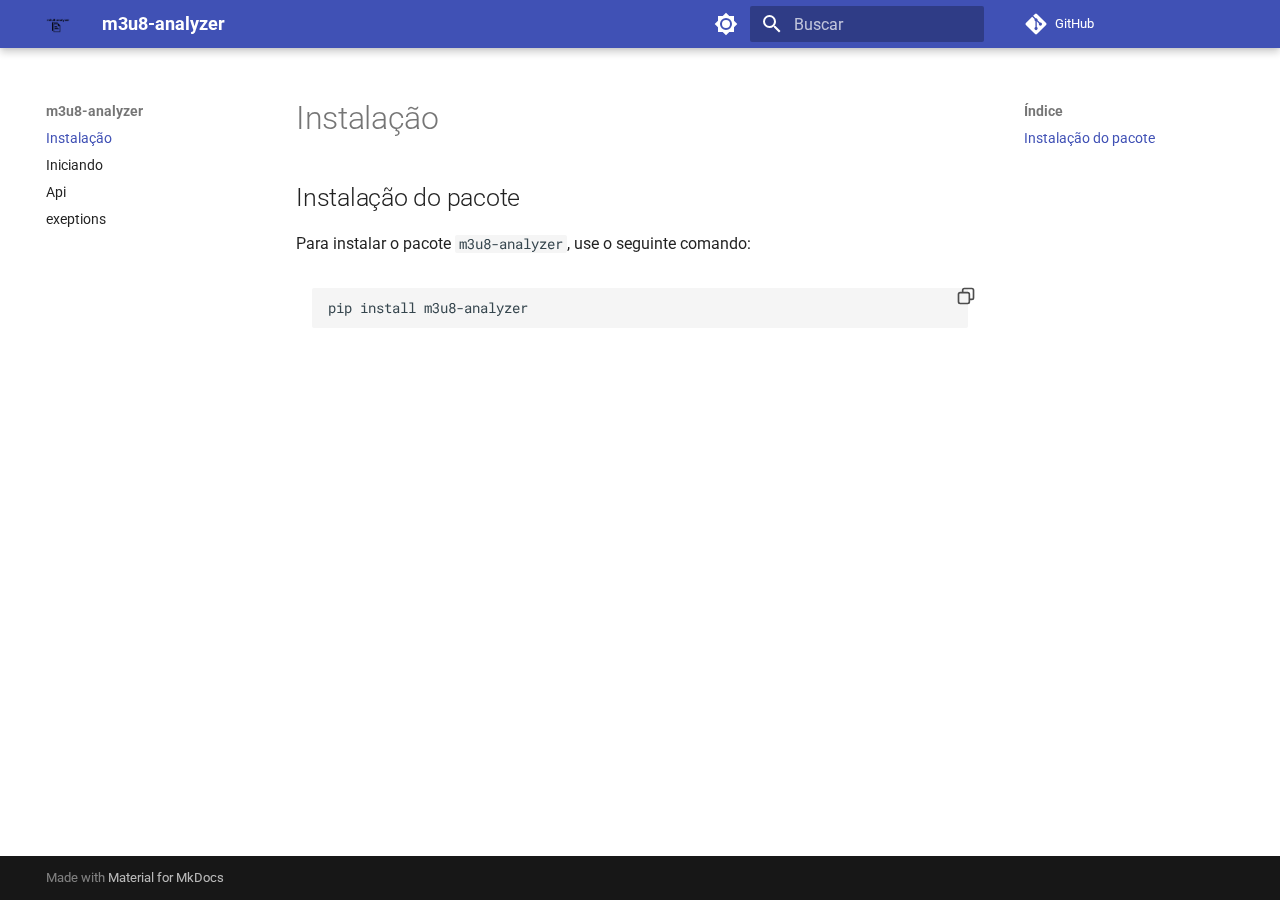
<file: docs/instalacao/index.html>
<!doctype html>
<html lang="pt" class="no-js">
  <head>
    
      <meta charset="utf-8">
      <meta name="viewport" content="width=device-width,initial-scale=1">
      
      
      
      
      
        <link rel="next" href="../iniciando/">
      
      
      <link rel="icon" href="../images/logo_noturno.png">
      <meta name="generator" content="mkdocs-1.6.0, mkdocs-material-9.5.33">
    
    
      
        <title>Instalação - m3u8-analyzer</title>
      
    
    
      <link rel="stylesheet" href="../assets/stylesheets/main.3cba04c6.min.css">
      
        
        <link rel="stylesheet" href="../assets/stylesheets/palette.06af60db.min.css">
      
      


    
    
      
    
    
      
        
        
        <link rel="preconnect" href="https://fonts.gstatic.com" crossorigin>
        <link rel="stylesheet" href="https://fonts.googleapis.com/css?family=Roboto:300,300i,400,400i,700,700i%7CRoboto+Mono:400,400i,700,700i&display=fallback">
        <style>:root{--md-text-font:"Roboto";--md-code-font:"Roboto Mono"}</style>
      
    
    
      <link rel="stylesheet" href="../assets/_mkdocstrings.css">
    
      <link rel="stylesheet" href="../stylesheets/extra.css">
    
    <script>__md_scope=new URL("..",location),__md_hash=e=>[...e].reduce((e,_)=>(e<<5)-e+_.charCodeAt(0),0),__md_get=(e,_=localStorage,t=__md_scope)=>JSON.parse(_.getItem(t.pathname+"."+e)),__md_set=(e,_,t=localStorage,a=__md_scope)=>{try{t.setItem(a.pathname+"."+e,JSON.stringify(_))}catch(e){}}</script>
    
      

    
    
    
  </head>
  
  
    
    
      
    
    
    
    
    <body dir="ltr" data-md-color-scheme="default" data-md-color-primary="indigo" data-md-color-accent="indigo">
  
    
    <input class="md-toggle" data-md-toggle="drawer" type="checkbox" id="__drawer" autocomplete="off">
    <input class="md-toggle" data-md-toggle="search" type="checkbox" id="__search" autocomplete="off">
    <label class="md-overlay" for="__drawer"></label>
    <div data-md-component="skip">
      
        
        <a href="#instalacao-do-pacote" class="md-skip">
          Pular para conteúdo
        </a>
      
    </div>
    <div data-md-component="announce">
      
    </div>
    
    
      

  

<header class="md-header md-header--shadow" data-md-component="header">
  <nav class="md-header__inner md-grid" aria-label="Cabeçalho">
    <a href=".." title="m3u8-analyzer" class="md-header__button md-logo" aria-label="m3u8-analyzer" data-md-component="logo">
      
  <img src="../images/logo_noturno.png" alt="logo">

    </a>
    <label class="md-header__button md-icon" for="__drawer">
      
      <svg xmlns="http://www.w3.org/2000/svg" viewBox="0 0 24 24"><path d="M3 6h18v2H3V6m0 5h18v2H3v-2m0 5h18v2H3v-2Z"/></svg>
    </label>
    <div class="md-header__title" data-md-component="header-title">
      <div class="md-header__ellipsis">
        <div class="md-header__topic">
          <span class="md-ellipsis">
            m3u8-analyzer
          </span>
        </div>
        <div class="md-header__topic" data-md-component="header-topic">
          <span class="md-ellipsis">
            
              Instalação
            
          </span>
        </div>
      </div>
    </div>
    
      
        <form class="md-header__option" data-md-component="palette">
  
    
    
    
    <input class="md-option" data-md-color-media="" data-md-color-scheme="default" data-md-color-primary="indigo" data-md-color-accent="indigo"  aria-label="Modo Escuro"  type="radio" name="__palette" id="__palette_0">
    
      <label class="md-header__button md-icon" title="Modo Escuro" for="__palette_1" hidden>
        <svg xmlns="http://www.w3.org/2000/svg" viewBox="0 0 24 24"><path d="M12 8a4 4 0 0 0-4 4 4 4 0 0 0 4 4 4 4 0 0 0 4-4 4 4 0 0 0-4-4m0 10a6 6 0 0 1-6-6 6 6 0 0 1 6-6 6 6 0 0 1 6 6 6 6 0 0 1-6 6m8-9.31V4h-4.69L12 .69 8.69 4H4v4.69L.69 12 4 15.31V20h4.69L12 23.31 15.31 20H20v-4.69L23.31 12 20 8.69Z"/></svg>
      </label>
    
  
    
    
    
    <input class="md-option" data-md-color-media="" data-md-color-scheme="slate" data-md-color-primary="indigo" data-md-color-accent="indigo"  aria-label="Modo Claro"  type="radio" name="__palette" id="__palette_1">
    
      <label class="md-header__button md-icon" title="Modo Claro" for="__palette_0" hidden>
        <svg xmlns="http://www.w3.org/2000/svg" viewBox="0 0 24 24"><path d="M12 18c-.89 0-1.74-.2-2.5-.55C11.56 16.5 13 14.42 13 12c0-2.42-1.44-4.5-3.5-5.45C10.26 6.2 11.11 6 12 6a6 6 0 0 1 6 6 6 6 0 0 1-6 6m8-9.31V4h-4.69L12 .69 8.69 4H4v4.69L.69 12 4 15.31V20h4.69L12 23.31 15.31 20H20v-4.69L23.31 12 20 8.69Z"/></svg>
      </label>
    
  
</form>
      
    
    
      <script>var media,input,key,value,palette=__md_get("__palette");if(palette&&palette.color){"(prefers-color-scheme)"===palette.color.media&&(media=matchMedia("(prefers-color-scheme: light)"),input=document.querySelector(media.matches?"[data-md-color-media='(prefers-color-scheme: light)']":"[data-md-color-media='(prefers-color-scheme: dark)']"),palette.color.media=input.getAttribute("data-md-color-media"),palette.color.scheme=input.getAttribute("data-md-color-scheme"),palette.color.primary=input.getAttribute("data-md-color-primary"),palette.color.accent=input.getAttribute("data-md-color-accent"));for([key,value]of Object.entries(palette.color))document.body.setAttribute("data-md-color-"+key,value)}</script>
    
    
    
      <label class="md-header__button md-icon" for="__search">
        
        <svg xmlns="http://www.w3.org/2000/svg" viewBox="0 0 24 24"><path d="M9.5 3A6.5 6.5 0 0 1 16 9.5c0 1.61-.59 3.09-1.56 4.23l.27.27h.79l5 5-1.5 1.5-5-5v-.79l-.27-.27A6.516 6.516 0 0 1 9.5 16 6.5 6.5 0 0 1 3 9.5 6.5 6.5 0 0 1 9.5 3m0 2C7 5 5 7 5 9.5S7 14 9.5 14 14 12 14 9.5 12 5 9.5 5Z"/></svg>
      </label>
      <div class="md-search" data-md-component="search" role="dialog">
  <label class="md-search__overlay" for="__search"></label>
  <div class="md-search__inner" role="search">
    <form class="md-search__form" name="search">
      <input type="text" class="md-search__input" name="query" aria-label="Buscar" placeholder="Buscar" autocapitalize="off" autocorrect="off" autocomplete="off" spellcheck="false" data-md-component="search-query" required>
      <label class="md-search__icon md-icon" for="__search">
        
        <svg xmlns="http://www.w3.org/2000/svg" viewBox="0 0 24 24"><path d="M9.5 3A6.5 6.5 0 0 1 16 9.5c0 1.61-.59 3.09-1.56 4.23l.27.27h.79l5 5-1.5 1.5-5-5v-.79l-.27-.27A6.516 6.516 0 0 1 9.5 16 6.5 6.5 0 0 1 3 9.5 6.5 6.5 0 0 1 9.5 3m0 2C7 5 5 7 5 9.5S7 14 9.5 14 14 12 14 9.5 12 5 9.5 5Z"/></svg>
        
        <svg xmlns="http://www.w3.org/2000/svg" viewBox="0 0 24 24"><path d="M20 11v2H8l5.5 5.5-1.42 1.42L4.16 12l7.92-7.92L13.5 5.5 8 11h12Z"/></svg>
      </label>
      <nav class="md-search__options" aria-label="Pesquisar">
        
        <button type="reset" class="md-search__icon md-icon" title="Limpar" aria-label="Limpar" tabindex="-1">
          
          <svg xmlns="http://www.w3.org/2000/svg" viewBox="0 0 24 24"><path d="M19 6.41 17.59 5 12 10.59 6.41 5 5 6.41 10.59 12 5 17.59 6.41 19 12 13.41 17.59 19 19 17.59 13.41 12 19 6.41Z"/></svg>
        </button>
      </nav>
      
    </form>
    <div class="md-search__output">
      <div class="md-search__scrollwrap" tabindex="0" data-md-scrollfix>
        <div class="md-search-result" data-md-component="search-result">
          <div class="md-search-result__meta">
            Inicializando busca
          </div>
          <ol class="md-search-result__list" role="presentation"></ol>
        </div>
      </div>
    </div>
  </div>
</div>
    
    
      <div class="md-header__source">
        <a href="https://github.com/PauloCesar-dev404/M3u8_Analyzer" title="Ir para repositório" class="md-source" data-md-component="source">
  <div class="md-source__icon md-icon">
    
    <svg xmlns="http://www.w3.org/2000/svg" viewBox="0 0 448 512"><!--! Font Awesome Free 6.6.0 by @fontawesome - https://fontawesome.com License - https://fontawesome.com/license/free (Icons: CC BY 4.0, Fonts: SIL OFL 1.1, Code: MIT License) Copyright 2024 Fonticons, Inc.--><path d="M439.55 236.05 244 40.45a28.87 28.87 0 0 0-40.81 0l-40.66 40.63 51.52 51.52c27.06-9.14 52.68 16.77 43.39 43.68l49.66 49.66c34.23-11.8 61.18 31 35.47 56.69-26.49 26.49-70.21-2.87-56-37.34L240.22 199v121.85c25.3 12.54 22.26 41.85 9.08 55a34.34 34.34 0 0 1-48.55 0c-17.57-17.6-11.07-46.91 11.25-56v-123c-20.8-8.51-24.6-30.74-18.64-45L142.57 101 8.45 235.14a28.86 28.86 0 0 0 0 40.81l195.61 195.6a28.86 28.86 0 0 0 40.8 0l194.69-194.69a28.86 28.86 0 0 0 0-40.81z"/></svg>
  </div>
  <div class="md-source__repository">
    GitHub
  </div>
</a>
      </div>
    
  </nav>
  
</header>
    
    <div class="md-container" data-md-component="container">
      
      
        
          
        
      
      <main class="md-main" data-md-component="main">
        <div class="md-main__inner md-grid">
          
            
              
              <div class="md-sidebar md-sidebar--primary" data-md-component="sidebar" data-md-type="navigation" >
                <div class="md-sidebar__scrollwrap">
                  <div class="md-sidebar__inner">
                    



<nav class="md-nav md-nav--primary" aria-label="Navegação" data-md-level="0">
  <label class="md-nav__title" for="__drawer">
    <a href=".." title="m3u8-analyzer" class="md-nav__button md-logo" aria-label="m3u8-analyzer" data-md-component="logo">
      
  <img src="../images/logo_noturno.png" alt="logo">

    </a>
    m3u8-analyzer
  </label>
  
    <div class="md-nav__source">
      <a href="https://github.com/PauloCesar-dev404/M3u8_Analyzer" title="Ir para repositório" class="md-source" data-md-component="source">
  <div class="md-source__icon md-icon">
    
    <svg xmlns="http://www.w3.org/2000/svg" viewBox="0 0 448 512"><!--! Font Awesome Free 6.6.0 by @fontawesome - https://fontawesome.com License - https://fontawesome.com/license/free (Icons: CC BY 4.0, Fonts: SIL OFL 1.1, Code: MIT License) Copyright 2024 Fonticons, Inc.--><path d="M439.55 236.05 244 40.45a28.87 28.87 0 0 0-40.81 0l-40.66 40.63 51.52 51.52c27.06-9.14 52.68 16.77 43.39 43.68l49.66 49.66c34.23-11.8 61.18 31 35.47 56.69-26.49 26.49-70.21-2.87-56-37.34L240.22 199v121.85c25.3 12.54 22.26 41.85 9.08 55a34.34 34.34 0 0 1-48.55 0c-17.57-17.6-11.07-46.91 11.25-56v-123c-20.8-8.51-24.6-30.74-18.64-45L142.57 101 8.45 235.14a28.86 28.86 0 0 0 0 40.81l195.61 195.6a28.86 28.86 0 0 0 40.8 0l194.69-194.69a28.86 28.86 0 0 0 0-40.81z"/></svg>
  </div>
  <div class="md-source__repository">
    GitHub
  </div>
</a>
    </div>
  
  <ul class="md-nav__list" data-md-scrollfix>
    
      
      
  
  
    
  
  
  
    <li class="md-nav__item md-nav__item--active">
      
      <input class="md-nav__toggle md-toggle" type="checkbox" id="__toc">
      
      
      
        <label class="md-nav__link md-nav__link--active" for="__toc">
          
  
  <span class="md-ellipsis">
    Instalação
  </span>
  

          <span class="md-nav__icon md-icon"></span>
        </label>
      
      <a href="./" class="md-nav__link md-nav__link--active">
        
  
  <span class="md-ellipsis">
    Instalação
  </span>
  

      </a>
      
        

<nav class="md-nav md-nav--secondary" aria-label="Índice">
  
  
  
  
    <label class="md-nav__title" for="__toc">
      <span class="md-nav__icon md-icon"></span>
      Índice
    </label>
    <ul class="md-nav__list" data-md-component="toc" data-md-scrollfix>
      
        <li class="md-nav__item">
  <a href="#instalacao-do-pacote" class="md-nav__link">
    <span class="md-ellipsis">
      Instalação do pacote
    </span>
  </a>
  
</li>
      
    </ul>
  
</nav>
      
    </li>
  

    
      
      
  
  
  
  
    <li class="md-nav__item">
      <a href="../iniciando/" class="md-nav__link">
        
  
  <span class="md-ellipsis">
    Iniciando
  </span>
  

      </a>
    </li>
  

    
      
      
  
  
  
  
    <li class="md-nav__item">
      <a href="../api/" class="md-nav__link">
        
  
  <span class="md-ellipsis">
    Api
  </span>
  

      </a>
    </li>
  

    
      
      
  
  
  
  
    <li class="md-nav__item">
      <a href="../exeptions/" class="md-nav__link">
        
  
  <span class="md-ellipsis">
    exeptions
  </span>
  

      </a>
    </li>
  

    
  </ul>
</nav>
                  </div>
                </div>
              </div>
            
            
              
              <div class="md-sidebar md-sidebar--secondary" data-md-component="sidebar" data-md-type="toc" >
                <div class="md-sidebar__scrollwrap">
                  <div class="md-sidebar__inner">
                    

<nav class="md-nav md-nav--secondary" aria-label="Índice">
  
  
  
  
    <label class="md-nav__title" for="__toc">
      <span class="md-nav__icon md-icon"></span>
      Índice
    </label>
    <ul class="md-nav__list" data-md-component="toc" data-md-scrollfix>
      
        <li class="md-nav__item">
  <a href="#instalacao-do-pacote" class="md-nav__link">
    <span class="md-ellipsis">
      Instalação do pacote
    </span>
  </a>
  
</li>
      
    </ul>
  
</nav>
                  </div>
                </div>
              </div>
            
          
          
            <div class="md-content" data-md-component="content">
              <article class="md-content__inner md-typeset">
                
                  

  
  


  <h1>Instalação</h1>

<h2 id="instalacao-do-pacote">Instalação do pacote</h2>
<p>Para instalar o pacote <code>m3u8-analyzer</code>, use o seguinte comando:</p>
<div class="highlight"><pre><span></span><code>pip<span class="w"> </span>install<span class="w"> </span>m3u8-analyzer
</code></pre></div>












                
              </article>
            </div>
          
          
<script>var target=document.getElementById(location.hash.slice(1));target&&target.name&&(target.checked=target.name.startsWith("__tabbed_"))</script>
        </div>
        
      </main>
      
        <footer class="md-footer">
  
  <div class="md-footer-meta md-typeset">
    <div class="md-footer-meta__inner md-grid">
      <div class="md-copyright">
  
  
    Made with
    <a href="https://squidfunk.github.io/mkdocs-material/" target="_blank" rel="noopener">
      Material for MkDocs
    </a>
  
</div>
      
    </div>
  </div>
</footer>
      
    </div>
    <div class="md-dialog" data-md-component="dialog">
      <div class="md-dialog__inner md-typeset"></div>
    </div>
    
    
    <script id="__config" type="application/json">{"base": "..", "features": [], "search": "../assets/javascripts/workers/search.b8dbb3d2.min.js", "translations": {"clipboard.copied": "Copiado para \u00e1rea de transfer\u00eancia", "clipboard.copy": "Copiar para \u00e1rea de transfer\u00eancia", "search.result.more.one": "mais 1 nesta p\u00e1gina", "search.result.more.other": "# mais nesta p\u00e1gina", "search.result.none": "Nenhum documento encontrado", "search.result.one": "1 documento encontrado", "search.result.other": "# documentos encontrados", "search.result.placeholder": "Digite para iniciar a busca", "search.result.term.missing": "Ausente", "select.version": "Selecione a vers\u00e3o"}}</script>
    
    
      <script src="../assets/javascripts/bundle.af256bd8.min.js"></script>
      
        <script src="../javascripts/extra.js"></script>
      
    
  </body>
</html>
</file>
<file: docs/assets/_mkdocstrings.css>
/* Avoid breaking parameter names, etc. in table cells. */
.doc-contents td code {
  word-break: normal !important;
}

/* No line break before first paragraph of descriptions. */
.doc-md-description,
.doc-md-description>p:first-child {
  display: inline;
}

/* Max width for docstring sections tables. */
.doc .md-typeset__table,
.doc .md-typeset__table table {
  display: table !important;
  width: 100%;
}

.doc .md-typeset__table tr {
  display: table-row;
}

/* Defaults in Spacy table style. */
.doc-param-default {
  float: right;
}

/* Backward-compatibility: docstring section titles in bold. */
.doc-section-title {
  font-weight: bold;
}

/* Symbols in Navigation and ToC. */
:root,
[data-md-color-scheme="default"] {
  --doc-symbol-attribute-fg-color: #953800;
  --doc-symbol-function-fg-color: #8250df;
  --doc-symbol-method-fg-color: #8250df;
  --doc-symbol-class-fg-color: #0550ae;
  --doc-symbol-module-fg-color: #5cad0f;

  --doc-symbol-attribute-bg-color: #9538001a;
  --doc-symbol-function-bg-color: #8250df1a;
  --doc-symbol-method-bg-color: #8250df1a;
  --doc-symbol-class-bg-color: #0550ae1a;
  --doc-symbol-module-bg-color: #5cad0f1a;
}

[data-md-color-scheme="slate"] {
  --doc-symbol-attribute-fg-color: #ffa657;
  --doc-symbol-function-fg-color: #d2a8ff;
  --doc-symbol-method-fg-color: #d2a8ff;
  --doc-symbol-class-fg-color: #79c0ff;
  --doc-symbol-module-fg-color: #baff79;

  --doc-symbol-attribute-bg-color: #ffa6571a;
  --doc-symbol-function-bg-color: #d2a8ff1a;
  --doc-symbol-method-bg-color: #d2a8ff1a;
  --doc-symbol-class-bg-color: #79c0ff1a;
  --doc-symbol-module-bg-color: #baff791a;
}

code.doc-symbol {
  border-radius: .1rem;
  font-size: .85em;
  padding: 0 .3em;
  font-weight: bold;
}

code.doc-symbol-attribute {
  color: var(--doc-symbol-attribute-fg-color);
  background-color: var(--doc-symbol-attribute-bg-color);
}

code.doc-symbol-attribute::after {
  content: "attr";
}

code.doc-symbol-function {
  color: var(--doc-symbol-function-fg-color);
  background-color: var(--doc-symbol-function-bg-color);
}

code.doc-symbol-function::after {
  content: "func";
}

code.doc-symbol-method {
  color: var(--doc-symbol-method-fg-color);
  background-color: var(--doc-symbol-method-bg-color);
}

code.doc-symbol-method::after {
  content: "meth";
}

code.doc-symbol-class {
  color: var(--doc-symbol-class-fg-color);
  background-color: var(--doc-symbol-class-bg-color);
}

code.doc-symbol-class::after {
  content: "class";
}

code.doc-symbol-module {
  color: var(--doc-symbol-module-fg-color);
  background-color: var(--doc-symbol-module-bg-color);
}

code.doc-symbol-module::after {
  content: "mod";
}

.doc-signature .autorefs {
  color: inherit;
  border-bottom: 1px dotted currentcolor;
}
</file>
<file: docs/stylesheets/extra.css>
/* extra.css */

pre {
    position: relative;
    padding: 1em; 
    border-radius: 4px; 

    overflow: hidden; 
}

/* Estilo do contêiner do botão */
.copy-button-wrapper {
    position: absolute; 
    top: 10px; 
    right: 0px; 
    z-index: 20; 
}

/* Estilo do botão */
.copy-button {
    background: transparent; /* Cor de fundo do botão */
    border: none; /* Remove bordas do botão */
    color: #4d4d4d; /* Cor do texto */
    padding: 4px 8px; /* Espaçamento interno do botão reduzido */
    font-size: 12px; /* Tamanho da fonte reduzido */
    border-radius: 4px; /* Arredonda os cantos do botão */
    cursor: pointer; /* Muda o cursor para indicar que o botão é clicável */
    display: flex;
    align-items: center; /* Alinha o SVG e o texto verticalmente */
    gap: 4px; 
}

.copy-button svg {
    width: 20px; /* Largura do SVG reduzida */
    height: 20px; /* Altura do SVG reduzida */
}

.copy-button.success {
    color: #515151; /* Cor do texto quando o texto é copiado */
}

.copy-button.success svg path {
    fill: #515151; /* Cor do ícone quando o texto é copiado */
}
</file>
<file: docs/assets/stylesheets/main.3cba04c6.min.css>
@charset "UTF-8";html{-webkit-text-size-adjust:none;-moz-text-size-adjust:none;text-size-adjust:none;box-sizing:border-box}*,:after,:before{box-sizing:inherit}@media (prefers-reduced-motion){*,:after,:before{transition:none!important}}body{margin:0}a,button,input,label{-webkit-tap-highlight-color:transparent}a{color:inherit;text-decoration:none}hr{border:0;box-sizing:initial;display:block;height:.05rem;overflow:visible;padding:0}small{font-size:80%}sub,sup{line-height:1em}img{border-style:none}table{border-collapse:initial;border-spacing:0}td,th{font-weight:400;vertical-align:top}button{background:#0000;border:0;font-family:inherit;font-size:inherit;margin:0;padding:0}input{border:0;outline:none}:root{--md-primary-fg-color:#4051b5;--md-primary-fg-color--light:#5d6cc0;--md-primary-fg-color--dark:#303fa1;--md-primary-bg-color:#fff;--md-primary-bg-color--light:#ffffffb3;--md-accent-fg-color:#526cfe;--md-accent-fg-color--transparent:#526cfe1a;--md-accent-bg-color:#fff;--md-accent-bg-color--light:#ffffffb3}[data-md-color-scheme=default]{color-scheme:light}[data-md-color-scheme=default] img[src$="#gh-dark-mode-only"],[data-md-color-scheme=default] img[src$="#only-dark"]{display:none}:root,[data-md-color-scheme=default]{--md-hue:225deg;--md-default-fg-color:#000000de;--md-default-fg-color--light:#0000008a;--md-default-fg-color--lighter:#00000052;--md-default-fg-color--lightest:#00000012;--md-default-bg-color:#fff;--md-default-bg-color--light:#ffffffb3;--md-default-bg-color--lighter:#ffffff4d;--md-default-bg-color--lightest:#ffffff1f;--md-code-fg-color:#36464e;--md-code-bg-color:#f5f5f5;--md-code-hl-color:#4287ff;--md-code-hl-color--light:#4287ff1a;--md-code-hl-number-color:#d52a2a;--md-code-hl-special-color:#db1457;--md-code-hl-function-color:#a846b9;--md-code-hl-constant-color:#6e59d9;--md-code-hl-keyword-color:#3f6ec6;--md-code-hl-string-color:#1c7d4d;--md-code-hl-name-color:var(--md-code-fg-color);--md-code-hl-operator-color:var(--md-default-fg-color--light);--md-code-hl-punctuation-color:var(--md-default-fg-color--light);--md-code-hl-comment-color:var(--md-default-fg-color--light);--md-code-hl-generic-color:var(--md-default-fg-color--light);--md-code-hl-variable-color:var(--md-default-fg-color--light);--md-typeset-color:var(--md-default-fg-color);--md-typeset-a-color:var(--md-primary-fg-color);--md-typeset-del-color:#f5503d26;--md-typeset-ins-color:#0bd57026;--md-typeset-kbd-color:#fafafa;--md-typeset-kbd-accent-color:#fff;--md-typeset-kbd-border-color:#b8b8b8;--md-typeset-mark-color:#ffff0080;--md-typeset-table-color:#0000001f;--md-typeset-table-color--light:rgba(0,0,0,.035);--md-admonition-fg-color:var(--md-default-fg-color);--md-admonition-bg-color:var(--md-default-bg-color);--md-warning-fg-color:#000000de;--md-warning-bg-color:#ff9;--md-footer-fg-color:#fff;--md-footer-fg-color--light:#ffffffb3;--md-footer-fg-color--lighter:#ffffff73;--md-footer-bg-color:#000000de;--md-footer-bg-color--dark:#00000052;--md-shadow-z1:0 0.2rem 0.5rem #0000000d,0 0 0.05rem #0000001a;--md-shadow-z2:0 0.2rem 0.5rem #0000001a,0 0 0.05rem #00000040;--md-shadow-z3:0 0.2rem 0.5rem #0003,0 0 0.05rem #00000059}.md-icon svg{fill:currentcolor;display:block;height:1.2rem;width:1.2rem}body{-webkit-font-smoothing:antialiased;-moz-osx-font-smoothing:grayscale;--md-text-font-family:var(--md-text-font,_),-apple-system,BlinkMacSystemFont,Helvetica,Arial,sans-serif;--md-code-font-family:var(--md-code-font,_),SFMono-Regular,Consolas,Menlo,monospace}aside,body,input{font-feature-settings:"kern","liga";color:var(--md-typeset-color);font-family:var(--md-text-font-family)}code,kbd,pre{font-feature-settings:"kern";font-family:var(--md-code-font-family)}:root{--md-typeset-table-sort-icon:url('data:image/svg+xml;charset=utf-8,<svg xmlns="http://www.w3.org/2000/svg" viewBox="0 0 24 24"><path d="m18 21-4-4h3V7h-3l4-4 4 4h-3v10h3M2 19v-2h10v2M2 13v-2h7v2M2 7V5h4v2H2Z"/></svg>');--md-typeset-table-sort-icon--asc:url('data:image/svg+xml;charset=utf-8,<svg xmlns="http://www.w3.org/2000/svg" viewBox="0 0 24 24"><path d="M19 17h3l-4 4-4-4h3V3h2M2 17h10v2H2M6 5v2H2V5m0 6h7v2H2v-2Z"/></svg>');--md-typeset-table-sort-icon--desc:url('data:image/svg+xml;charset=utf-8,<svg xmlns="http://www.w3.org/2000/svg" viewBox="0 0 24 24"><path d="M19 7h3l-4-4-4 4h3v14h2M2 17h10v2H2M6 5v2H2V5m0 6h7v2H2v-2Z"/></svg>')}.md-typeset{-webkit-print-color-adjust:exact;color-adjust:exact;font-size:.8rem;line-height:1.6}@media print{.md-typeset{font-size:.68rem}}.md-typeset blockquote,.md-typeset dl,.md-typeset figure,.md-typeset ol,.md-typeset pre,.md-typeset ul{margin-bottom:1em;margin-top:1em}.md-typeset h1{color:var(--md-default-fg-color--light);font-size:2em;line-height:1.3;margin:0 0 1.25em}.md-typeset h1,.md-typeset h2{font-weight:300;letter-spacing:-.01em}.md-typeset h2{font-size:1.5625em;line-height:1.4;margin:1.6em 0 .64em}.md-typeset h3{font-size:1.25em;font-weight:400;letter-spacing:-.01em;line-height:1.5;margin:1.6em 0 .8em}.md-typeset h2+h3{margin-top:.8em}.md-typeset h4{font-weight:700;letter-spacing:-.01em;margin:1em 0}.md-typeset h5,.md-typeset h6{color:var(--md-default-fg-color--light);font-size:.8em;font-weight:700;letter-spacing:-.01em;margin:1.25em 0}.md-typeset h5{text-transform:uppercase}.md-typeset hr{border-bottom:.05rem solid var(--md-default-fg-color--lightest);display:flow-root;margin:1.5em 0}.md-typeset a{color:var(--md-typeset-a-color);word-break:break-word}.md-typeset a,.md-typeset a:before{transition:color 125ms}.md-typeset a:focus,.md-typeset a:hover{color:var(--md-accent-fg-color)}.md-typeset a:focus code,.md-typeset a:hover code{background-color:var(--md-accent-fg-color--transparent)}.md-typeset a code{color:currentcolor;transition:background-color 125ms}.md-typeset a.focus-visible{outline-color:var(--md-accent-fg-color);outline-offset:.2rem}.md-typeset code,.md-typeset kbd,.md-typeset pre{color:var(--md-code-fg-color);direction:ltr;font-variant-ligatures:none}@media print{.md-typeset code,.md-typeset kbd,.md-typeset pre{white-space:pre-wrap}}.md-typeset code{background-color:var(--md-code-bg-color);border-radius:.1rem;-webkit-box-decoration-break:clone;box-decoration-break:clone;font-size:.85em;padding:0 .2941176471em;word-break:break-word}.md-typeset code:not(.focus-visible){-webkit-tap-highlight-color:transparent;outline:none}.md-typeset pre{display:flow-root;line-height:1.4;position:relative}.md-typeset pre>code{-webkit-box-decoration-break:slice;box-decoration-break:slice;box-shadow:none;display:block;margin:0;outline-color:var(--md-accent-fg-color);overflow:auto;padding:.7720588235em 1.1764705882em;scrollbar-color:var(--md-default-fg-color--lighter) #0000;scrollbar-width:thin;touch-action:auto;word-break:normal}.md-typeset pre>code:hover{scrollbar-color:var(--md-accent-fg-color) #0000}.md-typeset pre>code::-webkit-scrollbar{height:.2rem;width:.2rem}.md-typeset pre>code::-webkit-scrollbar-thumb{background-color:var(--md-default-fg-color--lighter)}.md-typeset pre>code::-webkit-scrollbar-thumb:hover{background-color:var(--md-accent-fg-color)}.md-typeset kbd{background-color:var(--md-typeset-kbd-color);border-radius:.1rem;box-shadow:0 .1rem 0 .05rem var(--md-typeset-kbd-border-color),0 .1rem 0 var(--md-typeset-kbd-border-color),0 -.1rem .2rem var(--md-typeset-kbd-accent-color) inset;color:var(--md-default-fg-color);display:inline-block;font-size:.75em;padding:0 .6666666667em;vertical-align:text-top;word-break:break-word}.md-typeset mark{background-color:var(--md-typeset-mark-color);-webkit-box-decoration-break:clone;box-decoration-break:clone;color:inherit;word-break:break-word}.md-typeset abbr{border-bottom:.05rem dotted var(--md-default-fg-color--light);cursor:help;text-decoration:none}.md-typeset small{opacity:.75}[dir=ltr] .md-typeset sub,[dir=ltr] .md-typeset sup{margin-left:.078125em}[dir=rtl] .md-typeset sub,[dir=rtl] .md-typeset sup{margin-right:.078125em}[dir=ltr] .md-typeset blockquote{padding-left:.6rem}[dir=rtl] .md-typeset blockquote{padding-right:.6rem}[dir=ltr] .md-typeset blockquote{border-left:.2rem solid var(--md-default-fg-color--lighter)}[dir=rtl] .md-typeset blockquote{border-right:.2rem solid var(--md-default-fg-color--lighter)}.md-typeset blockquote{color:var(--md-default-fg-color--light);margin-left:0;margin-right:0}.md-typeset ul{list-style-type:disc}[dir=ltr] .md-typeset ol,[dir=ltr] .md-typeset ul{margin-left:.625em}[dir=rtl] .md-typeset ol,[dir=rtl] .md-typeset ul{margin-right:.625em}.md-typeset ol,.md-typeset ul{padding:0}.md-typeset ol:not([hidden]),.md-typeset ul:not([hidden]){display:flow-root}.md-typeset ol ol,.md-typeset ul ol{list-style-type:lower-alpha}.md-typeset ol ol ol,.md-typeset ul ol ol{list-style-type:lower-roman}[dir=ltr] .md-typeset ol li,[dir=ltr] .md-typeset ul li{margin-left:1.25em}[dir=rtl] .md-typeset ol li,[dir=rtl] .md-typeset ul li{margin-right:1.25em}.md-typeset ol li,.md-typeset ul li{margin-bottom:.5em}.md-typeset ol li blockquote,.md-typeset ol li p,.md-typeset ul li blockquote,.md-typeset ul li p{margin:.5em 0}.md-typeset ol li:last-child,.md-typeset ul li:last-child{margin-bottom:0}[dir=ltr] .md-typeset ol li ol,[dir=ltr] .md-typeset ol li ul,[dir=ltr] .md-typeset ul li ol,[dir=ltr] .md-typeset ul li ul{margin-left:.625em}[dir=rtl] .md-typeset ol li ol,[dir=rtl] .md-typeset ol li ul,[dir=rtl] .md-typeset ul li ol,[dir=rtl] .md-typeset ul li ul{margin-right:.625em}.md-typeset ol li ol,.md-typeset ol li ul,.md-typeset ul li ol,.md-typeset ul li ul{margin-bottom:.5em;margin-top:.5em}[dir=ltr] .md-typeset dd{margin-left:1.875em}[dir=rtl] .md-typeset dd{margin-right:1.875em}.md-typeset dd{margin-bottom:1.5em;margin-top:1em}.md-typeset img,.md-typeset svg,.md-typeset video{height:auto;max-width:100%}.md-typeset img[align=left]{margin:1em 1em 1em 0}.md-typeset img[align=right]{margin:1em 0 1em 1em}.md-typeset img[align]:only-child{margin-top:0}.md-typeset figure{display:flow-root;margin:1em auto;max-width:100%;text-align:center;width:-moz-fit-content;width:fit-content}.md-typeset figure img{display:block;margin:0 auto}.md-typeset figcaption{font-style:italic;margin:1em auto;max-width:24rem}.md-typeset iframe{max-width:100%}.md-typeset table:not([class]){background-color:var(--md-default-bg-color);border:.05rem solid var(--md-typeset-table-color);border-radius:.1rem;display:inline-block;font-size:.64rem;max-width:100%;overflow:auto;touch-action:auto}@media print{.md-typeset table:not([class]){display:table}}.md-typeset table:not([class])+*{margin-top:1.5em}.md-typeset table:not([class]) td>:first-child,.md-typeset table:not([class]) th>:first-child{margin-top:0}.md-typeset table:not([class]) td>:last-child,.md-typeset table:not([class]) th>:last-child{margin-bottom:0}.md-typeset table:not([class]) td:not([align]),.md-typeset table:not([class]) th:not([align]){text-align:left}[dir=rtl] .md-typeset table:not([class]) td:not([align]),[dir=rtl] .md-typeset table:not([class]) th:not([align]){text-align:right}.md-typeset table:not([class]) th{font-weight:700;min-width:5rem;padding:.9375em 1.25em;vertical-align:top}.md-typeset table:not([class]) td{border-top:.05rem solid var(--md-typeset-table-color);padding:.9375em 1.25em;vertical-align:top}.md-typeset table:not([class]) tbody tr{transition:background-color 125ms}.md-typeset table:not([class]) tbody tr:hover{background-color:var(--md-typeset-table-color--light);box-shadow:0 .05rem 0 var(--md-default-bg-color) inset}.md-typeset table:not([class]) a{word-break:normal}.md-typeset table th[role=columnheader]{cursor:pointer}[dir=ltr] .md-typeset table th[role=columnheader]:after{margin-left:.5em}[dir=rtl] .md-typeset table th[role=columnheader]:after{margin-right:.5em}.md-typeset table th[role=columnheader]:after{content:"";display:inline-block;height:1.2em;-webkit-mask-image:var(--md-typeset-table-sort-icon);mask-image:var(--md-typeset-table-sort-icon);-webkit-mask-repeat:no-repeat;mask-repeat:no-repeat;-webkit-mask-size:contain;mask-size:contain;transition:background-color 125ms;vertical-align:text-bottom;width:1.2em}.md-typeset table th[role=columnheader]:hover:after{background-color:var(--md-default-fg-color--lighter)}.md-typeset table th[role=columnheader][aria-sort=ascending]:after{background-color:var(--md-default-fg-color--light);-webkit-mask-image:var(--md-typeset-table-sort-icon--asc);mask-image:var(--md-typeset-table-sort-icon--asc)}.md-typeset table th[role=columnheader][aria-sort=descending]:after{background-color:var(--md-default-fg-color--light);-webkit-mask-image:var(--md-typeset-table-sort-icon--desc);mask-image:var(--md-typeset-table-sort-icon--desc)}.md-typeset__scrollwrap{margin:1em -.8rem;overflow-x:auto;touch-action:auto}.md-typeset__table{display:inline-block;margin-bottom:.5em;padding:0 .8rem}@media print{.md-typeset__table{display:block}}html .md-typeset__table table{display:table;margin:0;overflow:hidden;width:100%}@media screen and (max-width:44.984375em){.md-content__inner>pre{margin:1em -.8rem}.md-content__inner>pre code{border-radius:0}}.md-typeset .md-author{border-radius:100%;display:block;flex-shrink:0;height:1.6rem;overflow:hidden;position:relative;transition:color 125ms,transform 125ms;width:1.6rem}.md-typeset .md-author img{display:block}.md-typeset .md-author--more{background:var(--md-default-fg-color--lightest);color:var(--md-default-fg-color--lighter);font-size:.6rem;font-weight:700;line-height:1.6rem;text-align:center}.md-typeset .md-author--long{height:2.4rem;width:2.4rem}.md-typeset a.md-author{transform:scale(1)}.md-typeset a.md-author img{border-radius:100%;filter:grayscale(100%) opacity(75%);transition:filter 125ms}.md-typeset a.md-author:focus,.md-typeset a.md-author:hover{transform:scale(1.1);z-index:1}.md-typeset a.md-author:focus img,.md-typeset a.md-author:hover img{filter:grayscale(0)}.md-banner{background-color:var(--md-footer-bg-color);color:var(--md-footer-fg-color);overflow:auto}@media print{.md-banner{display:none}}.md-banner--warning{background-color:var(--md-warning-bg-color);color:var(--md-warning-fg-color)}.md-banner__inner{font-size:.7rem;margin:.6rem auto;padding:0 .8rem}[dir=ltr] .md-banner__button{float:right}[dir=rtl] .md-banner__button{float:left}.md-banner__button{color:inherit;cursor:pointer;transition:opacity .25s}.no-js .md-banner__button{display:none}.md-banner__button:hover{opacity:.7}html{font-size:125%;height:100%;overflow-x:hidden}@media screen and (min-width:100em){html{font-size:137.5%}}@media screen and (min-width:125em){html{font-size:150%}}body{background-color:var(--md-default-bg-color);display:flex;flex-direction:column;font-size:.5rem;min-height:100%;position:relative;width:100%}@media print{body{display:block}}@media screen and (max-width:59.984375em){body[data-md-scrolllock]{position:fixed}}.md-grid{margin-left:auto;margin-right:auto;max-width:61rem}.md-container{display:flex;flex-direction:column;flex-grow:1}@media print{.md-container{display:block}}.md-main{flex-grow:1}.md-main__inner{display:flex;height:100%;margin-top:1.5rem}.md-ellipsis{overflow:hidden;text-overflow:ellipsis}.md-toggle{display:none}.md-option{height:0;opacity:0;position:absolute;width:0}.md-option:checked+label:not([hidden]){display:block}.md-option.focus-visible+label{outline-color:var(--md-accent-fg-color);outline-style:auto}.md-skip{background-color:var(--md-default-fg-color);border-radius:.1rem;color:var(--md-default-bg-color);font-size:.64rem;margin:.5rem;opacity:0;outline-color:var(--md-accent-fg-color);padding:.3rem .5rem;position:fixed;transform:translateY(.4rem);z-index:-1}.md-skip:focus{opacity:1;transform:translateY(0);transition:transform .25s cubic-bezier(.4,0,.2,1),opacity 175ms 75ms;z-index:10}@page{margin:25mm}:root{--md-clipboard-icon:url('data:image/svg+xml;charset=utf-8,<svg xmlns="http://www.w3.org/2000/svg" viewBox="0 0 24 24"><path d="M19 21H8V7h11m0-2H8a2 2 0 0 0-2 2v14a2 2 0 0 0 2 2h11a2 2 0 0 0 2-2V7a2 2 0 0 0-2-2m-3-4H4a2 2 0 0 0-2 2v14h2V3h12V1Z"/></svg>')}.md-clipboard{border-radius:.1rem;color:var(--md-default-fg-color--lightest);cursor:pointer;height:1.5em;outline-color:var(--md-accent-fg-color);outline-offset:.1rem;position:absolute;right:.5em;top:.5em;transition:color .25s;width:1.5em;z-index:1}@media print{.md-clipboard{display:none}}.md-clipboard:not(.focus-visible){-webkit-tap-highlight-color:transparent;outline:none}:hover>.md-clipboard{color:var(--md-default-fg-color--light)}.md-clipboard:focus,.md-clipboard:hover{color:var(--md-accent-fg-color)}.md-clipboard:after{background-color:currentcolor;content:"";display:block;height:1.125em;margin:0 auto;-webkit-mask-image:var(--md-clipboard-icon);mask-image:var(--md-clipboard-icon);-webkit-mask-position:center;mask-position:center;-webkit-mask-repeat:no-repeat;mask-repeat:no-repeat;-webkit-mask-size:contain;mask-size:contain;width:1.125em}.md-clipboard--inline{cursor:pointer}.md-clipboard--inline code{transition:color .25s,background-color .25s}.md-clipboard--inline:focus code,.md-clipboard--inline:hover code{background-color:var(--md-accent-fg-color--transparent);color:var(--md-accent-fg-color)}.md-typeset .md-code__content{display:grid}@keyframes consent{0%{opacity:0;transform:translateY(100%)}to{opacity:1;transform:translateY(0)}}@keyframes overlay{0%{opacity:0}to{opacity:1}}.md-consent__overlay{animation:overlay .25s both;-webkit-backdrop-filter:blur(.1rem);backdrop-filter:blur(.1rem);background-color:#0000008a;height:100%;opacity:1;position:fixed;top:0;width:100%;z-index:5}.md-consent__inner{animation:consent .5s cubic-bezier(.1,.7,.1,1) both;background-color:var(--md-default-bg-color);border:0;border-radius:.1rem;bottom:0;box-shadow:0 0 .2rem #0000001a,0 .2rem .4rem #0003;max-height:100%;overflow:auto;padding:0;position:fixed;width:100%;z-index:5}.md-consent__form{padding:.8rem}.md-consent__settings{display:none;margin:1em 0}input:checked+.md-consent__settings{display:block}.md-consent__controls{margin-bottom:.8rem}.md-typeset .md-consent__controls .md-button{display:inline}@media screen and (max-width:44.984375em){.md-typeset .md-consent__controls .md-button{display:block;margin-top:.4rem;text-align:center;width:100%}}.md-consent label{cursor:pointer}.md-content{flex-grow:1;min-width:0}.md-content__inner{margin:0 .8rem 1.2rem;padding-top:.6rem}@media screen and (min-width:76.25em){[dir=ltr] .md-sidebar--primary:not([hidden])~.md-content>.md-content__inner{margin-left:1.2rem}[dir=ltr] .md-sidebar--secondary:not([hidden])~.md-content>.md-content__inner,[dir=rtl] .md-sidebar--primary:not([hidden])~.md-content>.md-content__inner{margin-right:1.2rem}[dir=rtl] .md-sidebar--secondary:not([hidden])~.md-content>.md-content__inner{margin-left:1.2rem}}.md-content__inner:before{content:"";display:block;height:.4rem}.md-content__inner>:last-child{margin-bottom:0}[dir=ltr] .md-content__button{float:right}[dir=rtl] .md-content__button{float:left}[dir=ltr] .md-content__button{margin-left:.4rem}[dir=rtl] .md-content__button{margin-right:.4rem}.md-content__button{margin:.4rem 0;padding:0}@media print{.md-content__button{display:none}}.md-typeset .md-content__button{color:var(--md-default-fg-color--lighter)}.md-content__button svg{display:inline;vertical-align:top}[dir=rtl] .md-content__button svg{transform:scaleX(-1)}[dir=ltr] .md-dialog{right:.8rem}[dir=rtl] .md-dialog{left:.8rem}.md-dialog{background-color:var(--md-default-fg-color);border-radius:.1rem;bottom:.8rem;box-shadow:var(--md-shadow-z3);min-width:11.1rem;opacity:0;padding:.4rem .6rem;pointer-events:none;position:fixed;transform:translateY(100%);transition:transform 0ms .4s,opacity .4s;z-index:4}@media print{.md-dialog{display:none}}.md-dialog--active{opacity:1;pointer-events:auto;transform:translateY(0);transition:transform .4s cubic-bezier(.075,.85,.175,1),opacity .4s}.md-dialog__inner{color:var(--md-default-bg-color);font-size:.7rem}.md-feedback{margin:2em 0 1em;text-align:center}.md-feedback fieldset{border:none;margin:0;padding:0}.md-feedback__title{font-weight:700;margin:1em auto}.md-feedback__inner{position:relative}.md-feedback__list{display:flex;flex-wrap:wrap;place-content:baseline center;position:relative}.md-feedback__list:hover .md-icon:not(:disabled){color:var(--md-default-fg-color--lighter)}:disabled .md-feedback__list{min-height:1.8rem}.md-feedback__icon{color:var(--md-default-fg-color--light);cursor:pointer;flex-shrink:0;margin:0 .1rem;transition:color 125ms}.md-feedback__icon:not(:disabled).md-icon:hover{color:var(--md-accent-fg-color)}.md-feedback__icon:disabled{color:var(--md-default-fg-color--lightest);pointer-events:none}.md-feedback__note{opacity:0;position:relative;transform:translateY(.4rem);transition:transform .4s cubic-bezier(.1,.7,.1,1),opacity .15s}.md-feedback__note>*{margin:0 auto;max-width:16rem}:disabled .md-feedback__note{opacity:1;transform:translateY(0)}.md-footer{background-color:var(--md-footer-bg-color);color:var(--md-footer-fg-color)}@media print{.md-footer{display:none}}.md-footer__inner{justify-content:space-between;overflow:auto;padding:.2rem}.md-footer__inner:not([hidden]){display:flex}.md-footer__link{align-items:end;display:flex;flex-grow:0.01;margin-bottom:.4rem;margin-top:1rem;max-width:100%;outline-color:var(--md-accent-fg-color);overflow:hidden;transition:opacity .25s}.md-footer__link:focus,.md-footer__link:hover{opacity:.7}[dir=rtl] .md-footer__link svg{transform:scaleX(-1)}@media screen and (max-width:44.984375em){.md-footer__link--prev{flex-shrink:0}.md-footer__link--prev .md-footer__title{display:none}}[dir=ltr] .md-footer__link--next{margin-left:auto}[dir=rtl] .md-footer__link--next{margin-right:auto}.md-footer__link--next{text-align:right}[dir=rtl] .md-footer__link--next{text-align:left}.md-footer__title{flex-grow:1;font-size:.9rem;margin-bottom:.7rem;max-width:calc(100% - 2.4rem);padding:0 1rem;white-space:nowrap}.md-footer__button{margin:.2rem;padding:.4rem}.md-footer__direction{font-size:.64rem;opacity:.7}.md-footer-meta{background-color:var(--md-footer-bg-color--dark)}.md-footer-meta__inner{display:flex;flex-wrap:wrap;justify-content:space-between;padding:.2rem}html .md-footer-meta.md-typeset a{color:var(--md-footer-fg-color--light)}html .md-footer-meta.md-typeset a:focus,html .md-footer-meta.md-typeset a:hover{color:var(--md-footer-fg-color)}.md-copyright{color:var(--md-footer-fg-color--lighter);font-size:.64rem;margin:auto .6rem;padding:.4rem 0;width:100%}@media screen and (min-width:45em){.md-copyright{width:auto}}.md-copyright__highlight{color:var(--md-footer-fg-color--light)}.md-social{display:inline-flex;gap:.2rem;margin:0 .4rem;padding:.2rem 0 .6rem}@media screen and (min-width:45em){.md-social{padding:.6rem 0}}.md-social__link{display:inline-block;height:1.6rem;text-align:center;width:1.6rem}.md-social__link:before{line-height:1.9}.md-social__link svg{fill:currentcolor;max-height:.8rem;vertical-align:-25%}.md-typeset .md-button{border:.1rem solid;border-radius:.1rem;color:var(--md-primary-fg-color);cursor:pointer;display:inline-block;font-weight:700;padding:.625em 2em;transition:color 125ms,background-color 125ms,border-color 125ms}.md-typeset .md-button--primary{background-color:var(--md-primary-fg-color);border-color:var(--md-primary-fg-color);color:var(--md-primary-bg-color)}.md-typeset .md-button:focus,.md-typeset .md-button:hover{background-color:var(--md-accent-fg-color);border-color:var(--md-accent-fg-color);color:var(--md-accent-bg-color)}[dir=ltr] .md-typeset .md-input{border-top-left-radius:.1rem}[dir=ltr] .md-typeset .md-input,[dir=rtl] .md-typeset .md-input{border-top-right-radius:.1rem}[dir=rtl] .md-typeset .md-input{border-top-left-radius:.1rem}.md-typeset .md-input{border-bottom:.1rem solid var(--md-default-fg-color--lighter);box-shadow:var(--md-shadow-z1);font-size:.8rem;height:1.8rem;padding:0 .6rem;transition:border .25s,box-shadow .25s}.md-typeset .md-input:focus,.md-typeset .md-input:hover{border-bottom-color:var(--md-accent-fg-color);box-shadow:var(--md-shadow-z2)}.md-typeset .md-input--stretch{width:100%}.md-header{background-color:var(--md-primary-fg-color);box-shadow:0 0 .2rem #0000,0 .2rem .4rem #0000;color:var(--md-primary-bg-color);display:block;left:0;position:sticky;right:0;top:0;z-index:4}@media print{.md-header{display:none}}.md-header[hidden]{transform:translateY(-100%);transition:transform .25s cubic-bezier(.8,0,.6,1),box-shadow .25s}.md-header--shadow{box-shadow:0 0 .2rem #0000001a,0 .2rem .4rem #0003;transition:transform .25s cubic-bezier(.1,.7,.1,1),box-shadow .25s}.md-header__inner{align-items:center;display:flex;padding:0 .2rem}.md-header__button{color:currentcolor;cursor:pointer;margin:.2rem;outline-color:var(--md-accent-fg-color);padding:.4rem;position:relative;transition:opacity .25s;vertical-align:middle;z-index:1}.md-header__button:hover{opacity:.7}.md-header__button:not([hidden]){display:inline-block}.md-header__button:not(.focus-visible){-webkit-tap-highlight-color:transparent;outline:none}.md-header__button.md-logo{margin:.2rem;padding:.4rem}@media screen and (max-width:76.234375em){.md-header__button.md-logo{display:none}}.md-header__button.md-logo img,.md-header__button.md-logo svg{fill:currentcolor;display:block;height:1.2rem;width:auto}@media screen and (min-width:60em){.md-header__button[for=__search]{display:none}}.no-js .md-header__button[for=__search]{display:none}[dir=rtl] .md-header__button[for=__search] svg{transform:scaleX(-1)}@media screen and (min-width:76.25em){.md-header__button[for=__drawer]{display:none}}.md-header__topic{display:flex;max-width:100%;position:absolute;transition:transform .4s cubic-bezier(.1,.7,.1,1),opacity .15s;white-space:nowrap}.md-header__topic+.md-header__topic{opacity:0;pointer-events:none;transform:translateX(1.25rem);transition:transform .4s cubic-bezier(1,.7,.1,.1),opacity .15s;z-index:-1}[dir=rtl] .md-header__topic+.md-header__topic{transform:translateX(-1.25rem)}.md-header__topic:first-child{font-weight:700}[dir=ltr] .md-header__title{margin-left:1rem;margin-right:.4rem}[dir=rtl] .md-header__title{margin-left:.4rem;margin-right:1rem}.md-header__title{flex-grow:1;font-size:.9rem;height:2.4rem;line-height:2.4rem}.md-header__title--active .md-header__topic{opacity:0;pointer-events:none;transform:translateX(-1.25rem);transition:transform .4s cubic-bezier(1,.7,.1,.1),opacity .15s;z-index:-1}[dir=rtl] .md-header__title--active .md-header__topic{transform:translateX(1.25rem)}.md-header__title--active .md-header__topic+.md-header__topic{opacity:1;pointer-events:auto;transform:translateX(0);transition:transform .4s cubic-bezier(.1,.7,.1,1),opacity .15s;z-index:0}.md-header__title>.md-header__ellipsis{height:100%;position:relative;width:100%}.md-header__option{display:flex;flex-shrink:0;max-width:100%;transition:max-width 0ms .25s,opacity .25s .25s;white-space:nowrap}[data-md-toggle=search]:checked~.md-header .md-header__option{max-width:0;opacity:0;transition:max-width 0ms,opacity 0ms}.md-header__option>input{bottom:0}.md-header__source{display:none}@media screen and (min-width:60em){[dir=ltr] .md-header__source{margin-left:1rem}[dir=rtl] .md-header__source{margin-right:1rem}.md-header__source{display:block;max-width:11.7rem;width:11.7rem}}@media screen and (min-width:76.25em){[dir=ltr] .md-header__source{margin-left:1.4rem}[dir=rtl] .md-header__source{margin-right:1.4rem}}.md-meta{color:var(--md-default-fg-color--light);font-size:.7rem;line-height:1.3}.md-meta__list{display:inline-flex;flex-wrap:wrap;list-style:none;margin:0;padding:0}.md-meta__item:not(:last-child):after{content:"·";margin-left:.2rem;margin-right:.2rem}.md-meta__link{color:var(--md-typeset-a-color)}.md-meta__link:focus,.md-meta__link:hover{color:var(--md-accent-fg-color)}.md-draft{background-color:#ff1744;border-radius:.125em;color:#fff;display:inline-block;font-weight:700;padding-left:.5714285714em;padding-right:.5714285714em}:root{--md-nav-icon--prev:url('data:image/svg+xml;charset=utf-8,<svg xmlns="http://www.w3.org/2000/svg" viewBox="0 0 24 24"><path d="M20 11v2H8l5.5 5.5-1.42 1.42L4.16 12l7.92-7.92L13.5 5.5 8 11h12Z"/></svg>');--md-nav-icon--next:url('data:image/svg+xml;charset=utf-8,<svg xmlns="http://www.w3.org/2000/svg" viewBox="0 0 24 24"><path d="M8.59 16.58 13.17 12 8.59 7.41 10 6l6 6-6 6-1.41-1.42Z"/></svg>');--md-toc-icon:url('data:image/svg+xml;charset=utf-8,<svg xmlns="http://www.w3.org/2000/svg" viewBox="0 0 24 24"><path d="M3 9h14V7H3v2m0 4h14v-2H3v2m0 4h14v-2H3v2m16 0h2v-2h-2v2m0-10v2h2V7h-2m0 6h2v-2h-2v2Z"/></svg>')}.md-nav{font-size:.7rem;line-height:1.3}.md-nav__title{color:var(--md-default-fg-color--light);display:block;font-weight:700;overflow:hidden;padding:0 .6rem;text-overflow:ellipsis}.md-nav__title .md-nav__button{display:none}.md-nav__title .md-nav__button img{height:100%;width:auto}.md-nav__title .md-nav__button.md-logo img,.md-nav__title .md-nav__button.md-logo svg{fill:currentcolor;display:block;height:2.4rem;max-width:100%;object-fit:contain;width:auto}.md-nav__list{list-style:none;margin:0;padding:0}.md-nav__link{align-items:flex-start;display:flex;gap:.4rem;margin-top:.625em;scroll-snap-align:start;transition:color 125ms}.md-nav__link--passed{color:var(--md-default-fg-color--light)}.md-nav__item .md-nav__link--active,.md-nav__item .md-nav__link--active code{color:var(--md-typeset-a-color)}.md-nav__link .md-ellipsis{position:relative}[dir=ltr] .md-nav__link .md-icon:last-child{margin-left:auto}[dir=rtl] .md-nav__link .md-icon:last-child{margin-right:auto}.md-nav__link svg{fill:currentcolor;flex-shrink:0;height:1.3em;position:relative}.md-nav__link[for]:focus,.md-nav__link[for]:hover,.md-nav__link[href]:focus,.md-nav__link[href]:hover{color:var(--md-accent-fg-color);cursor:pointer}.md-nav__link.focus-visible{outline-color:var(--md-accent-fg-color);outline-offset:.2rem}.md-nav--primary .md-nav__link[for=__toc]{display:none}.md-nav--primary .md-nav__link[for=__toc] .md-icon:after{background-color:currentcolor;display:block;height:100%;-webkit-mask-image:var(--md-toc-icon);mask-image:var(--md-toc-icon);width:100%}.md-nav--primary .md-nav__link[for=__toc]~.md-nav{display:none}.md-nav__container>.md-nav__link{margin-top:0}.md-nav__container>.md-nav__link:first-child{flex-grow:1;min-width:0}.md-nav__icon{flex-shrink:0}.md-nav__source{display:none}@media screen and (max-width:76.234375em){.md-nav--primary,.md-nav--primary .md-nav{background-color:var(--md-default-bg-color);display:flex;flex-direction:column;height:100%;left:0;position:absolute;right:0;top:0;z-index:1}.md-nav--primary .md-nav__item,.md-nav--primary .md-nav__title{font-size:.8rem;line-height:1.5}.md-nav--primary .md-nav__title{background-color:var(--md-default-fg-color--lightest);color:var(--md-default-fg-color--light);cursor:pointer;height:5.6rem;line-height:2.4rem;padding:3rem .8rem .2rem;position:relative;white-space:nowrap}[dir=ltr] .md-nav--primary .md-nav__title .md-nav__icon{left:.4rem}[dir=rtl] .md-nav--primary .md-nav__title .md-nav__icon{right:.4rem}.md-nav--primary .md-nav__title .md-nav__icon{display:block;height:1.2rem;margin:.2rem;position:absolute;top:.4rem;width:1.2rem}.md-nav--primary .md-nav__title .md-nav__icon:after{background-color:currentcolor;content:"";display:block;height:100%;-webkit-mask-image:var(--md-nav-icon--prev);mask-image:var(--md-nav-icon--prev);-webkit-mask-position:center;mask-position:center;-webkit-mask-repeat:no-repeat;mask-repeat:no-repeat;-webkit-mask-size:contain;mask-size:contain;width:100%}.md-nav--primary .md-nav__title~.md-nav__list{background-color:var(--md-default-bg-color);box-shadow:0 .05rem 0 var(--md-default-fg-color--lightest) inset;overflow-y:auto;scroll-snap-type:y mandatory;touch-action:pan-y}.md-nav--primary .md-nav__title~.md-nav__list>:first-child{border-top:0}.md-nav--primary .md-nav__title[for=__drawer]{background-color:var(--md-primary-fg-color);color:var(--md-primary-bg-color);font-weight:700}.md-nav--primary .md-nav__title .md-logo{display:block;left:.2rem;margin:.2rem;padding:.4rem;position:absolute;right:.2rem;top:.2rem}.md-nav--primary .md-nav__list{flex:1}.md-nav--primary .md-nav__item{border-top:.05rem solid var(--md-default-fg-color--lightest)}.md-nav--primary .md-nav__item--active>.md-nav__link{color:var(--md-typeset-a-color)}.md-nav--primary .md-nav__item--active>.md-nav__link:focus,.md-nav--primary .md-nav__item--active>.md-nav__link:hover{color:var(--md-accent-fg-color)}.md-nav--primary .md-nav__link{margin-top:0;padding:.6rem .8rem}.md-nav--primary .md-nav__link svg{margin-top:.1em}.md-nav--primary .md-nav__link>.md-nav__link{padding:0}[dir=ltr] .md-nav--primary .md-nav__link .md-nav__icon{margin-right:-.2rem}[dir=rtl] .md-nav--primary .md-nav__link .md-nav__icon{margin-left:-.2rem}.md-nav--primary .md-nav__link .md-nav__icon{font-size:1.2rem;height:1.2rem;width:1.2rem}.md-nav--primary .md-nav__link .md-nav__icon:after{background-color:currentcolor;content:"";display:block;height:100%;-webkit-mask-image:var(--md-nav-icon--next);mask-image:var(--md-nav-icon--next);-webkit-mask-position:center;mask-position:center;-webkit-mask-repeat:no-repeat;mask-repeat:no-repeat;-webkit-mask-size:contain;mask-size:contain;width:100%}[dir=rtl] .md-nav--primary .md-nav__icon:after{transform:scale(-1)}.md-nav--primary .md-nav--secondary .md-nav{background-color:initial;position:static}[dir=ltr] .md-nav--primary .md-nav--secondary .md-nav .md-nav__link{padding-left:1.4rem}[dir=rtl] .md-nav--primary .md-nav--secondary .md-nav .md-nav__link{padding-right:1.4rem}[dir=ltr] .md-nav--primary .md-nav--secondary .md-nav .md-nav .md-nav__link{padding-left:2rem}[dir=rtl] .md-nav--primary .md-nav--secondary .md-nav .md-nav .md-nav__link{padding-right:2rem}[dir=ltr] .md-nav--primary .md-nav--secondary .md-nav .md-nav .md-nav .md-nav__link{padding-left:2.6rem}[dir=rtl] .md-nav--primary .md-nav--secondary .md-nav .md-nav .md-nav .md-nav__link{padding-right:2.6rem}[dir=ltr] .md-nav--primary .md-nav--secondary .md-nav .md-nav .md-nav .md-nav .md-nav__link{padding-left:3.2rem}[dir=rtl] .md-nav--primary .md-nav--secondary .md-nav .md-nav .md-nav .md-nav .md-nav__link{padding-right:3.2rem}.md-nav--secondary{background-color:initial}.md-nav__toggle~.md-nav{display:flex;opacity:0;transform:translateX(100%);transition:transform .25s cubic-bezier(.8,0,.6,1),opacity 125ms 50ms}[dir=rtl] .md-nav__toggle~.md-nav{transform:translateX(-100%)}.md-nav__toggle:checked~.md-nav{opacity:1;transform:translateX(0);transition:transform .25s cubic-bezier(.4,0,.2,1),opacity 125ms 125ms}.md-nav__toggle:checked~.md-nav>.md-nav__list{-webkit-backface-visibility:hidden;backface-visibility:hidden}}@media screen and (max-width:59.984375em){.md-nav--primary .md-nav__link[for=__toc]{display:flex}.md-nav--primary .md-nav__link[for=__toc] .md-icon:after{content:""}.md-nav--primary .md-nav__link[for=__toc]+.md-nav__link{display:none}.md-nav--primary .md-nav__link[for=__toc]~.md-nav{display:flex}.md-nav__source{background-color:var(--md-primary-fg-color--dark);color:var(--md-primary-bg-color);display:block;padding:0 .2rem}}@media screen and (min-width:60em) and (max-width:76.234375em){.md-nav--integrated .md-nav__link[for=__toc]{display:flex}.md-nav--integrated .md-nav__link[for=__toc] .md-icon:after{content:""}.md-nav--integrated .md-nav__link[for=__toc]+.md-nav__link{display:none}.md-nav--integrated .md-nav__link[for=__toc]~.md-nav{display:flex}}@media screen and (min-width:60em){.md-nav{margin-bottom:-.4rem}.md-nav--secondary .md-nav__title{background:var(--md-default-bg-color);box-shadow:0 0 .4rem .4rem var(--md-default-bg-color);position:sticky;top:0;z-index:1}.md-nav--secondary .md-nav__title[for=__toc]{scroll-snap-align:start}.md-nav--secondary .md-nav__title .md-nav__icon{display:none}[dir=ltr] .md-nav--secondary .md-nav__list{padding-left:.6rem}[dir=rtl] .md-nav--secondary .md-nav__list{padding-right:.6rem}.md-nav--secondary .md-nav__list{padding-bottom:.4rem}[dir=ltr] .md-nav--secondary .md-nav__item>.md-nav__link{margin-right:.4rem}[dir=rtl] .md-nav--secondary .md-nav__item>.md-nav__link{margin-left:.4rem}}@media screen and (min-width:76.25em){.md-nav{margin-bottom:-.4rem;transition:max-height .25s cubic-bezier(.86,0,.07,1)}.md-nav--primary .md-nav__title{background:var(--md-default-bg-color);box-shadow:0 0 .4rem .4rem var(--md-default-bg-color);position:sticky;top:0;z-index:1}.md-nav--primary .md-nav__title[for=__drawer]{scroll-snap-align:start}.md-nav--primary .md-nav__title .md-nav__icon{display:none}[dir=ltr] .md-nav--primary .md-nav__list{padding-left:.6rem}[dir=rtl] .md-nav--primary .md-nav__list{padding-right:.6rem}.md-nav--primary .md-nav__list{padding-bottom:.4rem}[dir=ltr] .md-nav--primary .md-nav__item>.md-nav__link{margin-right:.4rem}[dir=rtl] .md-nav--primary .md-nav__item>.md-nav__link{margin-left:.4rem}.md-nav__toggle~.md-nav{display:grid;grid-template-rows:0fr;opacity:0;transition:grid-template-rows .25s cubic-bezier(.86,0,.07,1),opacity .25s,visibility 0ms .25s;visibility:collapse}.md-nav__toggle~.md-nav>.md-nav__list{overflow:hidden}.md-nav__toggle.md-toggle--indeterminate~.md-nav,.md-nav__toggle:checked~.md-nav{grid-template-rows:1fr;opacity:1;transition:grid-template-rows .25s cubic-bezier(.86,0,.07,1),opacity .15s .1s,visibility 0ms;visibility:visible}.md-nav__toggle.md-toggle--indeterminate~.md-nav{transition:none}.md-nav__item--nested>.md-nav>.md-nav__title{display:none}.md-nav__item--section{display:block;margin:1.25em 0}.md-nav__item--section:last-child{margin-bottom:0}.md-nav__item--section>.md-nav__link{font-weight:700}.md-nav__item--section>.md-nav__link[for]{color:var(--md-default-fg-color--light)}.md-nav__item--section>.md-nav__link:not(.md-nav__container){pointer-events:none}.md-nav__item--section>.md-nav__link .md-icon,.md-nav__item--section>.md-nav__link>[for]{display:none}[dir=ltr] .md-nav__item--section>.md-nav{margin-left:-.6rem}[dir=rtl] .md-nav__item--section>.md-nav{margin-right:-.6rem}.md-nav__item--section>.md-nav{display:block;opacity:1;visibility:visible}.md-nav__item--section>.md-nav>.md-nav__list>.md-nav__item{padding:0}.md-nav__icon{border-radius:100%;height:.9rem;transition:background-color .25s;width:.9rem}.md-nav__icon:hover{background-color:var(--md-accent-fg-color--transparent)}.md-nav__icon:after{background-color:currentcolor;border-radius:100%;content:"";display:inline-block;height:100%;-webkit-mask-image:var(--md-nav-icon--next);mask-image:var(--md-nav-icon--next);-webkit-mask-position:center;mask-position:center;-webkit-mask-repeat:no-repeat;mask-repeat:no-repeat;-webkit-mask-size:contain;mask-size:contain;transition:transform .25s;vertical-align:-.1rem;width:100%}[dir=rtl] .md-nav__icon:after{transform:rotate(180deg)}.md-nav__item--nested .md-nav__toggle:checked~.md-nav__link .md-nav__icon:after,.md-nav__item--nested .md-toggle--indeterminate~.md-nav__link .md-nav__icon:after{transform:rotate(90deg)}.md-nav--lifted>.md-nav__list>.md-nav__item,.md-nav--lifted>.md-nav__title{display:none}.md-nav--lifted>.md-nav__list>.md-nav__item--active{display:block}.md-nav--lifted>.md-nav__list>.md-nav__item--active>.md-nav__link{background:var(--md-default-bg-color);box-shadow:0 0 .4rem .4rem var(--md-default-bg-color);margin-top:0;position:sticky;top:0;z-index:1}.md-nav--lifted>.md-nav__list>.md-nav__item--active>.md-nav__link:not(.md-nav__container){pointer-events:none}.md-nav--lifted>.md-nav__list>.md-nav__item--active.md-nav__item--section{margin:0}[dir=ltr] .md-nav--lifted>.md-nav__list>.md-nav__item>.md-nav:not(.md-nav--secondary){margin-left:-.6rem}[dir=rtl] .md-nav--lifted>.md-nav__list>.md-nav__item>.md-nav:not(.md-nav--secondary){margin-right:-.6rem}.md-nav--lifted>.md-nav__list>.md-nav__item>[for]{color:var(--md-default-fg-color--light)}.md-nav--lifted .md-nav[data-md-level="1"]{grid-template-rows:1fr;opacity:1;visibility:visible}[dir=ltr] .md-nav--integrated>.md-nav__list>.md-nav__item--active .md-nav--secondary{border-left:.05rem solid var(--md-primary-fg-color)}[dir=rtl] .md-nav--integrated>.md-nav__list>.md-nav__item--active .md-nav--secondary{border-right:.05rem solid var(--md-primary-fg-color)}.md-nav--integrated>.md-nav__list>.md-nav__item--active .md-nav--secondary{display:block;margin-bottom:1.25em;opacity:1;visibility:visible}.md-nav--integrated>.md-nav__list>.md-nav__item--active .md-nav--secondary>.md-nav__list{overflow:visible;padding-bottom:0}.md-nav--integrated>.md-nav__list>.md-nav__item--active .md-nav--secondary>.md-nav__title{display:none}}.md-pagination{font-size:.8rem;font-weight:700;gap:.4rem}.md-pagination,.md-pagination>*{align-items:center;display:flex;justify-content:center}.md-pagination>*{border-radius:.2rem;height:1.8rem;min-width:1.8rem;text-align:center}.md-pagination__current{background-color:var(--md-default-fg-color--lightest);color:var(--md-default-fg-color--light)}.md-pagination__link{transition:color 125ms,background-color 125ms}.md-pagination__link:focus,.md-pagination__link:hover{background-color:var(--md-accent-fg-color--transparent);color:var(--md-accent-fg-color)}.md-pagination__link:focus svg,.md-pagination__link:hover svg{color:var(--md-accent-fg-color)}.md-pagination__link.focus-visible{outline-color:var(--md-accent-fg-color);outline-offset:.2rem}.md-pagination__link svg{fill:currentcolor;color:var(--md-default-fg-color--lighter);display:block;max-height:100%;width:1.2rem}.md-post__back{border-bottom:.05rem solid var(--md-default-fg-color--lightest);margin-bottom:1.2rem;padding-bottom:1.2rem}@media screen and (max-width:76.234375em){.md-post__back{display:none}}[dir=rtl] .md-post__back svg{transform:scaleX(-1)}.md-post__authors{display:flex;flex-direction:column;gap:.6rem;margin:0 .6rem 1.2rem}.md-post .md-post__meta a{transition:color 125ms}.md-post .md-post__meta a:focus,.md-post .md-post__meta a:hover{color:var(--md-accent-fg-color)}.md-post__title{color:var(--md-default-fg-color--light);font-weight:700}.md-post--excerpt{margin-bottom:3.2rem}.md-post--excerpt .md-post__header{align-items:center;display:flex;gap:.6rem;min-height:1.6rem}.md-post--excerpt .md-post__authors{align-items:center;display:inline-flex;flex-direction:row;gap:.2rem;margin:0;min-height:2.4rem}[dir=ltr] .md-post--excerpt .md-post__meta .md-meta__list{margin-right:.4rem}[dir=rtl] .md-post--excerpt .md-post__meta .md-meta__list{margin-left:.4rem}.md-post--excerpt .md-post__content>:first-child{--md-scroll-margin:6rem;margin-top:0}.md-post>.md-nav--secondary{margin:1em 0}.md-profile{align-items:center;display:flex;font-size:.7rem;gap:.6rem;line-height:1.4;width:100%}.md-profile__description{flex-grow:1}.md-content--post{display:flex}@media screen and (max-width:76.234375em){.md-content--post{flex-flow:column-reverse}}.md-content--post>.md-content__inner{min-width:0}@media screen and (min-width:76.25em){[dir=ltr] .md-content--post>.md-content__inner{margin-left:1.2rem}[dir=rtl] .md-content--post>.md-content__inner{margin-right:1.2rem}}@media screen and (max-width:76.234375em){.md-sidebar.md-sidebar--post{padding:0;position:static;width:100%}.md-sidebar.md-sidebar--post .md-sidebar__scrollwrap{overflow:visible}.md-sidebar.md-sidebar--post .md-sidebar__inner{padding:0}.md-sidebar.md-sidebar--post .md-post__meta{margin-left:.6rem;margin-right:.6rem}.md-sidebar.md-sidebar--post .md-nav__item{border:none;display:inline}.md-sidebar.md-sidebar--post .md-nav__list{display:inline-flex;flex-wrap:wrap;gap:.6rem;padding-bottom:.6rem;padding-top:.6rem}.md-sidebar.md-sidebar--post .md-nav__link{padding:0}.md-sidebar.md-sidebar--post .md-nav{height:auto;margin-bottom:0;position:static}}:root{--md-progress-value:0;--md-progress-delay:400ms}.md-progress{background:var(--md-primary-bg-color);height:.075rem;opacity:min(clamp(0,var(--md-progress-value),1),clamp(0,100 - var(--md-progress-value),1));position:fixed;top:0;transform:scaleX(calc(var(--md-progress-value)*1%));transform-origin:left;transition:transform .5s cubic-bezier(.19,1,.22,1),opacity .25s var(--md-progress-delay);width:100%;z-index:4}:root{--md-search-result-icon:url('data:image/svg+xml;charset=utf-8,<svg xmlns="http://www.w3.org/2000/svg" viewBox="0 0 24 24"><path d="M14 2H6a2 2 0 0 0-2 2v16a2 2 0 0 0 2 2h7c-.41-.25-.8-.56-1.14-.9-.33-.33-.61-.7-.86-1.1H6V4h7v5h5v1.18c.71.16 1.39.43 2 .82V8l-6-6m6.31 16.9c1.33-2.11.69-4.9-1.4-6.22-2.11-1.33-4.91-.68-6.22 1.4-1.34 2.11-.69 4.89 1.4 6.22 1.46.93 3.32.93 4.79.02L22 23.39 23.39 22l-3.08-3.1m-3.81.1a2.5 2.5 0 0 1-2.5-2.5 2.5 2.5 0 0 1 2.5-2.5 2.5 2.5 0 0 1 2.5 2.5 2.5 2.5 0 0 1-2.5 2.5Z"/></svg>')}.md-search{position:relative}@media screen and (min-width:60em){.md-search{padding:.2rem 0}}.no-js .md-search{display:none}.md-search__overlay{opacity:0;z-index:1}@media screen and (max-width:59.984375em){[dir=ltr] .md-search__overlay{left:-2.2rem}[dir=rtl] .md-search__overlay{right:-2.2rem}.md-search__overlay{background-color:var(--md-default-bg-color);border-radius:1rem;height:2rem;overflow:hidden;pointer-events:none;position:absolute;top:-1rem;transform-origin:center;transition:transform .3s .1s,opacity .2s .2s;width:2rem}[data-md-toggle=search]:checked~.md-header .md-search__overlay{opacity:1;transition:transform .4s,opacity .1s}}@media screen and (min-width:60em){[dir=ltr] .md-search__overlay{left:0}[dir=rtl] .md-search__overlay{right:0}.md-search__overlay{background-color:#0000008a;cursor:pointer;height:0;position:fixed;top:0;transition:width 0ms .25s,height 0ms .25s,opacity .25s;width:0}[data-md-toggle=search]:checked~.md-header .md-search__overlay{height:200vh;opacity:1;transition:width 0ms,height 0ms,opacity .25s;width:100%}}@media screen and (max-width:29.984375em){[data-md-toggle=search]:checked~.md-header .md-search__overlay{transform:scale(45)}}@media screen and (min-width:30em) and (max-width:44.984375em){[data-md-toggle=search]:checked~.md-header .md-search__overlay{transform:scale(60)}}@media screen and (min-width:45em) and (max-width:59.984375em){[data-md-toggle=search]:checked~.md-header .md-search__overlay{transform:scale(75)}}.md-search__inner{-webkit-backface-visibility:hidden;backface-visibility:hidden}@media screen and (max-width:59.984375em){[dir=ltr] .md-search__inner{left:0}[dir=rtl] .md-search__inner{right:0}.md-search__inner{height:0;opacity:0;overflow:hidden;position:fixed;top:0;transform:translateX(5%);transition:width 0ms .3s,height 0ms .3s,transform .15s cubic-bezier(.4,0,.2,1) .15s,opacity .15s .15s;width:0;z-index:2}[dir=rtl] .md-search__inner{transform:translateX(-5%)}[data-md-toggle=search]:checked~.md-header .md-search__inner{height:100%;opacity:1;transform:translateX(0);transition:width 0ms 0ms,height 0ms 0ms,transform .15s cubic-bezier(.1,.7,.1,1) .15s,opacity .15s .15s;width:100%}}@media screen and (min-width:60em){[dir=ltr] .md-search__inner{float:right}[dir=rtl] .md-search__inner{float:left}.md-search__inner{padding:.1rem 0;position:relative;transition:width .25s cubic-bezier(.1,.7,.1,1);width:11.7rem}}@media screen and (min-width:60em) and (max-width:76.234375em){[data-md-toggle=search]:checked~.md-header .md-search__inner{width:23.4rem}}@media screen and (min-width:76.25em){[data-md-toggle=search]:checked~.md-header .md-search__inner{width:34.4rem}}.md-search__form{background-color:var(--md-default-bg-color);box-shadow:0 0 .6rem #0000;height:2.4rem;position:relative;transition:color .25s,background-color .25s;z-index:2}@media screen and (min-width:60em){.md-search__form{background-color:#00000042;border-radius:.1rem;height:1.8rem}.md-search__form:hover{background-color:#ffffff1f}}[data-md-toggle=search]:checked~.md-header .md-search__form{background-color:var(--md-default-bg-color);border-radius:.1rem .1rem 0 0;box-shadow:0 0 .6rem #00000012;color:var(--md-default-fg-color)}[dir=ltr] .md-search__input{padding-left:3.6rem;padding-right:2.2rem}[dir=rtl] .md-search__input{padding-left:2.2rem;padding-right:3.6rem}.md-search__input{background:#0000;font-size:.9rem;height:100%;position:relative;text-overflow:ellipsis;width:100%;z-index:2}.md-search__input::placeholder{transition:color .25s}.md-search__input::placeholder,.md-search__input~.md-search__icon{color:var(--md-default-fg-color--light)}.md-search__input::-ms-clear{display:none}@media screen and (max-width:59.984375em){.md-search__input{font-size:.9rem;height:2.4rem;width:100%}}@media screen and (min-width:60em){[dir=ltr] .md-search__input{padding-left:2.2rem}[dir=rtl] .md-search__input{padding-right:2.2rem}.md-search__input{color:inherit;font-size:.8rem}.md-search__input::placeholder{color:var(--md-primary-bg-color--light)}.md-search__input+.md-search__icon{color:var(--md-primary-bg-color)}[data-md-toggle=search]:checked~.md-header .md-search__input{text-overflow:clip}[data-md-toggle=search]:checked~.md-header .md-search__input+.md-search__icon{color:var(--md-default-fg-color--light)}[data-md-toggle=search]:checked~.md-header .md-search__input::placeholder{color:#0000}}.md-search__icon{cursor:pointer;display:inline-block;height:1.2rem;transition:color .25s,opacity .25s;width:1.2rem}.md-search__icon:hover{opacity:.7}[dir=ltr] .md-search__icon[for=__search]{left:.5rem}[dir=rtl] .md-search__icon[for=__search]{right:.5rem}.md-search__icon[for=__search]{position:absolute;top:.3rem;z-index:2}[dir=rtl] .md-search__icon[for=__search] svg{transform:scaleX(-1)}@media screen and (max-width:59.984375em){[dir=ltr] .md-search__icon[for=__search]{left:.8rem}[dir=rtl] .md-search__icon[for=__search]{right:.8rem}.md-search__icon[for=__search]{top:.6rem}.md-search__icon[for=__search] svg:first-child{display:none}}@media screen and (min-width:60em){.md-search__icon[for=__search]{pointer-events:none}.md-search__icon[for=__search] svg:last-child{display:none}}[dir=ltr] .md-search__options{right:.5rem}[dir=rtl] .md-search__options{left:.5rem}.md-search__options{pointer-events:none;position:absolute;top:.3rem;z-index:2}@media screen and (max-width:59.984375em){[dir=ltr] .md-search__options{right:.8rem}[dir=rtl] .md-search__options{left:.8rem}.md-search__options{top:.6rem}}[dir=ltr] .md-search__options>.md-icon{margin-left:.2rem}[dir=rtl] .md-search__options>.md-icon{margin-right:.2rem}.md-search__options>.md-icon{color:var(--md-default-fg-color--light);opacity:0;transform:scale(.75);transition:transform .15s cubic-bezier(.1,.7,.1,1),opacity .15s}.md-search__options>.md-icon:not(.focus-visible){-webkit-tap-highlight-color:transparent;outline:none}[data-md-toggle=search]:checked~.md-header .md-search__input:valid~.md-search__options>.md-icon{opacity:1;pointer-events:auto;transform:scale(1)}[data-md-toggle=search]:checked~.md-header .md-search__input:valid~.md-search__options>.md-icon:hover{opacity:.7}[dir=ltr] .md-search__suggest{padding-left:3.6rem;padding-right:2.2rem}[dir=rtl] .md-search__suggest{padding-left:2.2rem;padding-right:3.6rem}.md-search__suggest{align-items:center;color:var(--md-default-fg-color--lighter);display:flex;font-size:.9rem;height:100%;opacity:0;position:absolute;top:0;transition:opacity 50ms;white-space:nowrap;width:100%}@media screen and (min-width:60em){[dir=ltr] .md-search__suggest{padding-left:2.2rem}[dir=rtl] .md-search__suggest{padding-right:2.2rem}.md-search__suggest{font-size:.8rem}}[data-md-toggle=search]:checked~.md-header .md-search__suggest{opacity:1;transition:opacity .3s .1s}[dir=ltr] .md-search__output{border-bottom-left-radius:.1rem}[dir=ltr] .md-search__output,[dir=rtl] .md-search__output{border-bottom-right-radius:.1rem}[dir=rtl] .md-search__output{border-bottom-left-radius:.1rem}.md-search__output{overflow:hidden;position:absolute;width:100%;z-index:1}@media screen and (max-width:59.984375em){.md-search__output{bottom:0;top:2.4rem}}@media screen and (min-width:60em){.md-search__output{opacity:0;top:1.9rem;transition:opacity .4s}[data-md-toggle=search]:checked~.md-header .md-search__output{box-shadow:var(--md-shadow-z3);opacity:1}}.md-search__scrollwrap{-webkit-backface-visibility:hidden;backface-visibility:hidden;background-color:var(--md-default-bg-color);height:100%;overflow-y:auto;touch-action:pan-y}@media (-webkit-max-device-pixel-ratio:1),(max-resolution:1dppx){.md-search__scrollwrap{transform:translateZ(0)}}@media screen and (min-width:60em) and (max-width:76.234375em){.md-search__scrollwrap{width:23.4rem}}@media screen and (min-width:76.25em){.md-search__scrollwrap{width:34.4rem}}@media screen and (min-width:60em){.md-search__scrollwrap{max-height:0;scrollbar-color:var(--md-default-fg-color--lighter) #0000;scrollbar-width:thin}[data-md-toggle=search]:checked~.md-header .md-search__scrollwrap{max-height:75vh}.md-search__scrollwrap:hover{scrollbar-color:var(--md-accent-fg-color) #0000}.md-search__scrollwrap::-webkit-scrollbar{height:.2rem;width:.2rem}.md-search__scrollwrap::-webkit-scrollbar-thumb{background-color:var(--md-default-fg-color--lighter)}.md-search__scrollwrap::-webkit-scrollbar-thumb:hover{background-color:var(--md-accent-fg-color)}}.md-search-result{color:var(--md-default-fg-color);word-break:break-word}.md-search-result__meta{background-color:var(--md-default-fg-color--lightest);color:var(--md-default-fg-color--light);font-size:.64rem;line-height:1.8rem;padding:0 .8rem;scroll-snap-align:start}@media screen and (min-width:60em){[dir=ltr] .md-search-result__meta{padding-left:2.2rem}[dir=rtl] .md-search-result__meta{padding-right:2.2rem}}.md-search-result__list{list-style:none;margin:0;padding:0;-webkit-user-select:none;user-select:none}.md-search-result__item{box-shadow:0 -.05rem var(--md-default-fg-color--lightest)}.md-search-result__item:first-child{box-shadow:none}.md-search-result__link{display:block;outline:none;scroll-snap-align:start;transition:background-color .25s}.md-search-result__link:focus,.md-search-result__link:hover{background-color:var(--md-accent-fg-color--transparent)}.md-search-result__link:last-child p:last-child{margin-bottom:.6rem}.md-search-result__more>summary{cursor:pointer;display:block;outline:none;position:sticky;scroll-snap-align:start;top:0;z-index:1}.md-search-result__more>summary::marker{display:none}.md-search-result__more>summary::-webkit-details-marker{display:none}.md-search-result__more>summary>div{color:var(--md-typeset-a-color);font-size:.64rem;padding:.75em .8rem;transition:color .25s,background-color .25s}@media screen and (min-width:60em){[dir=ltr] .md-search-result__more>summary>div{padding-left:2.2rem}[dir=rtl] .md-search-result__more>summary>div{padding-right:2.2rem}}.md-search-result__more>summary:focus>div,.md-search-result__more>summary:hover>div{background-color:var(--md-accent-fg-color--transparent);color:var(--md-accent-fg-color)}.md-search-result__more[open]>summary{background-color:var(--md-default-bg-color)}.md-search-result__article{overflow:hidden;padding:0 .8rem;position:relative}@media screen and (min-width:60em){[dir=ltr] .md-search-result__article{padding-left:2.2rem}[dir=rtl] .md-search-result__article{padding-right:2.2rem}}[dir=ltr] .md-search-result__icon{left:0}[dir=rtl] .md-search-result__icon{right:0}.md-search-result__icon{color:var(--md-default-fg-color--light);height:1.2rem;margin:.5rem;position:absolute;width:1.2rem}@media screen and (max-width:59.984375em){.md-search-result__icon{display:none}}.md-search-result__icon:after{background-color:currentcolor;content:"";display:inline-block;height:100%;-webkit-mask-image:var(--md-search-result-icon);mask-image:var(--md-search-result-icon);-webkit-mask-position:center;mask-position:center;-webkit-mask-repeat:no-repeat;mask-repeat:no-repeat;-webkit-mask-size:contain;mask-size:contain;width:100%}[dir=rtl] .md-search-result__icon:after{transform:scaleX(-1)}.md-search-result .md-typeset{color:var(--md-default-fg-color--light);font-size:.64rem;line-height:1.6}.md-search-result .md-typeset h1{color:var(--md-default-fg-color);font-size:.8rem;font-weight:400;line-height:1.4;margin:.55rem 0}.md-search-result .md-typeset h1 mark{text-decoration:none}.md-search-result .md-typeset h2{color:var(--md-default-fg-color);font-size:.64rem;font-weight:700;line-height:1.6;margin:.5em 0}.md-search-result .md-typeset h2 mark{text-decoration:none}.md-search-result__terms{color:var(--md-default-fg-color);display:block;font-size:.64rem;font-style:italic;margin:.5em 0}.md-search-result mark{background-color:initial;color:var(--md-accent-fg-color);text-decoration:underline}.md-select{position:relative;z-index:1}.md-select__inner{background-color:var(--md-default-bg-color);border-radius:.1rem;box-shadow:var(--md-shadow-z2);color:var(--md-default-fg-color);left:50%;margin-top:.2rem;max-height:0;opacity:0;position:absolute;top:calc(100% - .2rem);transform:translate3d(-50%,.3rem,0);transition:transform .25s 375ms,opacity .25s .25s,max-height 0ms .5s}.md-select:focus-within .md-select__inner,.md-select:hover .md-select__inner{max-height:10rem;opacity:1;transform:translate3d(-50%,0,0);transition:transform .25s cubic-bezier(.1,.7,.1,1),opacity .25s,max-height 0ms}.md-select__inner:after{border-bottom:.2rem solid #0000;border-bottom-color:var(--md-default-bg-color);border-left:.2rem solid #0000;border-right:.2rem solid #0000;border-top:0;content:"";height:0;left:50%;margin-left:-.2rem;margin-top:-.2rem;position:absolute;top:0;width:0}.md-select__list{border-radius:.1rem;font-size:.8rem;list-style-type:none;margin:0;max-height:inherit;overflow:auto;padding:0}.md-select__item{line-height:1.8rem}[dir=ltr] .md-select__link{padding-left:.6rem;padding-right:1.2rem}[dir=rtl] .md-select__link{padding-left:1.2rem;padding-right:.6rem}.md-select__link{cursor:pointer;display:block;outline:none;scroll-snap-align:start;transition:background-color .25s,color .25s;width:100%}.md-select__link:focus,.md-select__link:hover{color:var(--md-accent-fg-color)}.md-select__link:focus{background-color:var(--md-default-fg-color--lightest)}.md-sidebar{align-self:flex-start;flex-shrink:0;padding:1.2rem 0;position:sticky;top:2.4rem;width:12.1rem}@media print{.md-sidebar{display:none}}@media screen and (max-width:76.234375em){[dir=ltr] .md-sidebar--primary{left:-12.1rem}[dir=rtl] .md-sidebar--primary{right:-12.1rem}.md-sidebar--primary{background-color:var(--md-default-bg-color);display:block;height:100%;position:fixed;top:0;transform:translateX(0);transition:transform .25s cubic-bezier(.4,0,.2,1),box-shadow .25s;width:12.1rem;z-index:5}[data-md-toggle=drawer]:checked~.md-container .md-sidebar--primary{box-shadow:var(--md-shadow-z3);transform:translateX(12.1rem)}[dir=rtl] [data-md-toggle=drawer]:checked~.md-container .md-sidebar--primary{transform:translateX(-12.1rem)}.md-sidebar--primary .md-sidebar__scrollwrap{bottom:0;left:0;margin:0;overflow:hidden;position:absolute;right:0;scroll-snap-type:none;top:0}}@media screen and (min-width:76.25em){.md-sidebar{height:0}.no-js .md-sidebar{height:auto}.md-header--lifted~.md-container .md-sidebar{top:4.8rem}}.md-sidebar--secondary{display:none;order:2}@media screen and (min-width:60em){.md-sidebar--secondary{height:0}.no-js .md-sidebar--secondary{height:auto}.md-sidebar--secondary:not([hidden]){display:block}.md-sidebar--secondary .md-sidebar__scrollwrap{touch-action:pan-y}}.md-sidebar__scrollwrap{scrollbar-gutter:stable;-webkit-backface-visibility:hidden;backface-visibility:hidden;margin:0 .2rem;overflow-y:auto;scrollbar-color:var(--md-default-fg-color--lighter) #0000;scrollbar-width:thin}.md-sidebar__scrollwrap::-webkit-scrollbar{height:.2rem;width:.2rem}.md-sidebar__scrollwrap:focus-within,.md-sidebar__scrollwrap:hover{scrollbar-color:var(--md-accent-fg-color) #0000}.md-sidebar__scrollwrap:focus-within::-webkit-scrollbar-thumb,.md-sidebar__scrollwrap:hover::-webkit-scrollbar-thumb{background-color:var(--md-default-fg-color--lighter)}.md-sidebar__scrollwrap:focus-within::-webkit-scrollbar-thumb:hover,.md-sidebar__scrollwrap:hover::-webkit-scrollbar-thumb:hover{background-color:var(--md-accent-fg-color)}@supports selector(::-webkit-scrollbar){.md-sidebar__scrollwrap{scrollbar-gutter:auto}[dir=ltr] .md-sidebar__inner{padding-right:calc(100% - 11.5rem)}[dir=rtl] .md-sidebar__inner{padding-left:calc(100% - 11.5rem)}}@media screen and (max-width:76.234375em){.md-overlay{background-color:#0000008a;height:0;opacity:0;position:fixed;top:0;transition:width 0ms .25s,height 0ms .25s,opacity .25s;width:0;z-index:5}[data-md-toggle=drawer]:checked~.md-overlay{height:100%;opacity:1;transition:width 0ms,height 0ms,opacity .25s;width:100%}}@keyframes facts{0%{height:0}to{height:.65rem}}@keyframes fact{0%{opacity:0;transform:translateY(100%)}50%{opacity:0}to{opacity:1;transform:translateY(0)}}:root{--md-source-forks-icon:url('data:image/svg+xml;charset=utf-8,<svg xmlns="http://www.w3.org/2000/svg" viewBox="0 0 16 16"><path d="M5 5.372v.878c0 .414.336.75.75.75h4.5a.75.75 0 0 0 .75-.75v-.878a2.25 2.25 0 1 1 1.5 0v.878a2.25 2.25 0 0 1-2.25 2.25h-1.5v2.128a2.251 2.251 0 1 1-1.5 0V8.5h-1.5A2.25 2.25 0 0 1 3.5 6.25v-.878a2.25 2.25 0 1 1 1.5 0ZM5 3.25a.75.75 0 1 0-1.5 0 .75.75 0 0 0 1.5 0Zm6.75.75a.75.75 0 1 0 0-1.5.75.75 0 0 0 0 1.5Zm-3 8.75a.75.75 0 1 0-1.5 0 .75.75 0 0 0 1.5 0Z"/></svg>');--md-source-repositories-icon:url('data:image/svg+xml;charset=utf-8,<svg xmlns="http://www.w3.org/2000/svg" viewBox="0 0 16 16"><path d="M2 2.5A2.5 2.5 0 0 1 4.5 0h8.75a.75.75 0 0 1 .75.75v12.5a.75.75 0 0 1-.75.75h-2.5a.75.75 0 0 1 0-1.5h1.75v-2h-8a1 1 0 0 0-.714 1.7.75.75 0 1 1-1.072 1.05A2.495 2.495 0 0 1 2 11.5Zm10.5-1h-8a1 1 0 0 0-1 1v6.708A2.486 2.486 0 0 1 4.5 9h8ZM5 12.25a.25.25 0 0 1 .25-.25h3.5a.25.25 0 0 1 .25.25v3.25a.25.25 0 0 1-.4.2l-1.45-1.087a.249.249 0 0 0-.3 0L5.4 15.7a.25.25 0 0 1-.4-.2Z"/></svg>');--md-source-stars-icon:url('data:image/svg+xml;charset=utf-8,<svg xmlns="http://www.w3.org/2000/svg" viewBox="0 0 16 16"><path d="M8 .25a.75.75 0 0 1 .673.418l1.882 3.815 4.21.612a.75.75 0 0 1 .416 1.279l-3.046 2.97.719 4.192a.751.751 0 0 1-1.088.791L8 12.347l-3.766 1.98a.75.75 0 0 1-1.088-.79l.72-4.194L.818 6.374a.75.75 0 0 1 .416-1.28l4.21-.611L7.327.668A.75.75 0 0 1 8 .25Zm0 2.445L6.615 5.5a.75.75 0 0 1-.564.41l-3.097.45 2.24 2.184a.75.75 0 0 1 .216.664l-.528 3.084 2.769-1.456a.75.75 0 0 1 .698 0l2.77 1.456-.53-3.084a.75.75 0 0 1 .216-.664l2.24-2.183-3.096-.45a.75.75 0 0 1-.564-.41L8 2.694Z"/></svg>');--md-source-version-icon:url('data:image/svg+xml;charset=utf-8,<svg xmlns="http://www.w3.org/2000/svg" viewBox="0 0 16 16"><path d="M1 7.775V2.75C1 1.784 1.784 1 2.75 1h5.025c.464 0 .91.184 1.238.513l6.25 6.25a1.75 1.75 0 0 1 0 2.474l-5.026 5.026a1.75 1.75 0 0 1-2.474 0l-6.25-6.25A1.752 1.752 0 0 1 1 7.775Zm1.5 0c0 .066.026.13.073.177l6.25 6.25a.25.25 0 0 0 .354 0l5.025-5.025a.25.25 0 0 0 0-.354l-6.25-6.25a.25.25 0 0 0-.177-.073H2.75a.25.25 0 0 0-.25.25ZM6 5a1 1 0 1 1 0 2 1 1 0 0 1 0-2Z"/></svg>')}.md-source{-webkit-backface-visibility:hidden;backface-visibility:hidden;display:block;font-size:.65rem;line-height:1.2;outline-color:var(--md-accent-fg-color);transition:opacity .25s;white-space:nowrap}.md-source:hover{opacity:.7}.md-source__icon{display:inline-block;height:2.4rem;vertical-align:middle;width:2rem}[dir=ltr] .md-source__icon svg{margin-left:.6rem}[dir=rtl] .md-source__icon svg{margin-right:.6rem}.md-source__icon svg{margin-top:.6rem}[dir=ltr] .md-source__icon+.md-source__repository{padding-left:2rem}[dir=rtl] .md-source__icon+.md-source__repository{padding-right:2rem}[dir=ltr] .md-source__icon+.md-source__repository{margin-left:-2rem}[dir=rtl] .md-source__icon+.md-source__repository{margin-right:-2rem}[dir=ltr] .md-source__repository{margin-left:.6rem}[dir=rtl] .md-source__repository{margin-right:.6rem}.md-source__repository{display:inline-block;max-width:calc(100% - 1.2rem);overflow:hidden;text-overflow:ellipsis;vertical-align:middle}.md-source__facts{display:flex;font-size:.55rem;gap:.4rem;list-style-type:none;margin:.1rem 0 0;opacity:.75;overflow:hidden;padding:0;width:100%}.md-source__repository--active .md-source__facts{animation:facts .25s ease-in}.md-source__fact{overflow:hidden;text-overflow:ellipsis}.md-source__repository--active .md-source__fact{animation:fact .4s ease-out}[dir=ltr] .md-source__fact:before{margin-right:.1rem}[dir=rtl] .md-source__fact:before{margin-left:.1rem}.md-source__fact:before{background-color:currentcolor;content:"";display:inline-block;height:.6rem;-webkit-mask-position:center;mask-position:center;-webkit-mask-repeat:no-repeat;mask-repeat:no-repeat;-webkit-mask-size:contain;mask-size:contain;vertical-align:text-top;width:.6rem}.md-source__fact:nth-child(1n+2){flex-shrink:0}.md-source__fact--version:before{-webkit-mask-image:var(--md-source-version-icon);mask-image:var(--md-source-version-icon)}.md-source__fact--stars:before{-webkit-mask-image:var(--md-source-stars-icon);mask-image:var(--md-source-stars-icon)}.md-source__fact--forks:before{-webkit-mask-image:var(--md-source-forks-icon);mask-image:var(--md-source-forks-icon)}.md-source__fact--repositories:before{-webkit-mask-image:var(--md-source-repositories-icon);mask-image:var(--md-source-repositories-icon)}.md-source-file{margin:1em 0}[dir=ltr] .md-source-file__fact{margin-right:.6rem}[dir=rtl] .md-source-file__fact{margin-left:.6rem}.md-source-file__fact{align-items:center;color:var(--md-default-fg-color--light);display:inline-flex;font-size:.68rem;gap:.3rem}.md-source-file__fact .md-icon{flex-shrink:0;margin-bottom:.05rem}[dir=ltr] .md-source-file__fact .md-author{float:left}[dir=rtl] .md-source-file__fact .md-author{float:right}.md-source-file__fact .md-author{margin-right:.2rem}.md-source-file__fact svg{width:.9rem}:root{--md-status:url('data:image/svg+xml;charset=utf-8,<svg xmlns="http://www.w3.org/2000/svg" viewBox="0 0 24 24"><path d="M11 9h2V7h-2m1 13c-4.41 0-8-3.59-8-8s3.59-8 8-8 8 3.59 8 8-3.59 8-8 8m0-18A10 10 0 0 0 2 12a10 10 0 0 0 10 10 10 10 0 0 0 10-10A10 10 0 0 0 12 2m-1 15h2v-6h-2v6Z"/></svg>');--md-status--new:url('data:image/svg+xml;charset=utf-8,<svg xmlns="http://www.w3.org/2000/svg" viewBox="0 0 24 24"><path d="m23 12-2.44-2.78.34-3.68-3.61-.82-1.89-3.18L12 3 8.6 1.54 6.71 4.72l-3.61.81.34 3.68L1 12l2.44 2.78-.34 3.69 3.61.82 1.89 3.18L12 21l3.4 1.46 1.89-3.18 3.61-.82-.34-3.68L23 12m-10 5h-2v-2h2v2m0-4h-2V7h2v6Z"/></svg>');--md-status--deprecated:url('data:image/svg+xml;charset=utf-8,<svg xmlns="http://www.w3.org/2000/svg" viewBox="0 0 24 24"><path d="M9 3v1H4v2h1v13a2 2 0 0 0 2 2h10a2 2 0 0 0 2-2V6h1V4h-5V3H9m0 5h2v9H9V8m4 0h2v9h-2V8Z"/></svg>');--md-status--encrypted:url('data:image/svg+xml;charset=utf-8,<svg xmlns="http://www.w3.org/2000/svg" viewBox="0 0 24 24"><path d="M12 1 3 5v6c0 5.55 3.84 10.74 9 12 5.16-1.26 9-6.45 9-12V5l-9-4m0 6c1.4 0 2.8 1.1 2.8 2.5V11c.6 0 1.2.6 1.2 1.3v3.5c0 .6-.6 1.2-1.3 1.2H9.2c-.6 0-1.2-.6-1.2-1.3v-3.5c0-.6.6-1.2 1.2-1.2V9.5C9.2 8.1 10.6 7 12 7m0 1.2c-.8 0-1.5.5-1.5 1.3V11h3V9.5c0-.8-.7-1.3-1.5-1.3Z"/></svg>')}.md-status:after{background-color:var(--md-default-fg-color--light);content:"";display:inline-block;height:1.125em;-webkit-mask-image:var(--md-status);mask-image:var(--md-status);-webkit-mask-position:center;mask-position:center;-webkit-mask-repeat:no-repeat;mask-repeat:no-repeat;-webkit-mask-size:contain;mask-size:contain;vertical-align:text-bottom;width:1.125em}.md-status:hover:after{background-color:currentcolor}.md-status--new:after{-webkit-mask-image:var(--md-status--new);mask-image:var(--md-status--new)}.md-status--deprecated:after{-webkit-mask-image:var(--md-status--deprecated);mask-image:var(--md-status--deprecated)}.md-status--encrypted:after{-webkit-mask-image:var(--md-status--encrypted);mask-image:var(--md-status--encrypted)}.md-tabs{background-color:var(--md-primary-fg-color);color:var(--md-primary-bg-color);display:block;line-height:1.3;overflow:auto;width:100%;z-index:3}@media print{.md-tabs{display:none}}@media screen and (max-width:76.234375em){.md-tabs{display:none}}.md-tabs[hidden]{pointer-events:none}[dir=ltr] .md-tabs__list{margin-left:.2rem}[dir=rtl] .md-tabs__list{margin-right:.2rem}.md-tabs__list{contain:content;display:flex;list-style:none;margin:0;overflow:auto;padding:0;scrollbar-width:none;white-space:nowrap}.md-tabs__list::-webkit-scrollbar{display:none}.md-tabs__item{height:2.4rem;padding-left:.6rem;padding-right:.6rem}.md-tabs__item--active .md-tabs__link{color:inherit;opacity:1}.md-tabs__link{-webkit-backface-visibility:hidden;backface-visibility:hidden;display:flex;font-size:.7rem;margin-top:.8rem;opacity:.7;outline-color:var(--md-accent-fg-color);outline-offset:.2rem;transition:transform .4s cubic-bezier(.1,.7,.1,1),opacity .25s}.md-tabs__link:focus,.md-tabs__link:hover{color:inherit;opacity:1}[dir=ltr] .md-tabs__link svg{margin-right:.4rem}[dir=rtl] .md-tabs__link svg{margin-left:.4rem}.md-tabs__link svg{fill:currentcolor;height:1.3em}.md-tabs__item:nth-child(2) .md-tabs__link{transition-delay:20ms}.md-tabs__item:nth-child(3) .md-tabs__link{transition-delay:40ms}.md-tabs__item:nth-child(4) .md-tabs__link{transition-delay:60ms}.md-tabs__item:nth-child(5) .md-tabs__link{transition-delay:80ms}.md-tabs__item:nth-child(6) .md-tabs__link{transition-delay:.1s}.md-tabs__item:nth-child(7) .md-tabs__link{transition-delay:.12s}.md-tabs__item:nth-child(8) .md-tabs__link{transition-delay:.14s}.md-tabs__item:nth-child(9) .md-tabs__link{transition-delay:.16s}.md-tabs__item:nth-child(10) .md-tabs__link{transition-delay:.18s}.md-tabs__item:nth-child(11) .md-tabs__link{transition-delay:.2s}.md-tabs__item:nth-child(12) .md-tabs__link{transition-delay:.22s}.md-tabs__item:nth-child(13) .md-tabs__link{transition-delay:.24s}.md-tabs__item:nth-child(14) .md-tabs__link{transition-delay:.26s}.md-tabs__item:nth-child(15) .md-tabs__link{transition-delay:.28s}.md-tabs__item:nth-child(16) .md-tabs__link{transition-delay:.3s}.md-tabs[hidden] .md-tabs__link{opacity:0;transform:translateY(50%);transition:transform 0ms .1s,opacity .1s}:root{--md-tag-icon:url('data:image/svg+xml;charset=utf-8,<svg xmlns="http://www.w3.org/2000/svg" viewBox="0 0 24 24"><path d="m5.41 21 .71-4h-4l.35-2h4l1.06-6h-4l.35-2h4l.71-4h2l-.71 4h6l.71-4h2l-.71 4h4l-.35 2h-4l-1.06 6h4l-.35 2h-4l-.71 4h-2l.71-4h-6l-.71 4h-2M9.53 9l-1.06 6h6l1.06-6h-6Z"/></svg>')}.md-typeset .md-tags:not([hidden]){display:inline-flex;flex-wrap:wrap;gap:.5em;margin-bottom:.75em;margin-top:-.125em}.md-typeset .md-tag{align-items:center;background:var(--md-default-fg-color--lightest);border-radius:2.4rem;display:inline-flex;font-size:.64rem;font-size:min(.8em,.64rem);font-weight:700;gap:.5em;letter-spacing:normal;line-height:1.6;padding:.3125em .78125em}.md-typeset .md-tag[href]{-webkit-tap-highlight-color:transparent;color:inherit;outline:none;transition:color 125ms,background-color 125ms}.md-typeset .md-tag[href]:focus,.md-typeset .md-tag[href]:hover{background-color:var(--md-accent-fg-color);color:var(--md-accent-bg-color)}[id]>.md-typeset .md-tag{vertical-align:text-top}.md-typeset .md-tag-icon:before{background-color:var(--md-default-fg-color--lighter);content:"";display:inline-block;height:1.2em;-webkit-mask-image:var(--md-tag-icon);mask-image:var(--md-tag-icon);-webkit-mask-position:center;mask-position:center;-webkit-mask-repeat:no-repeat;mask-repeat:no-repeat;-webkit-mask-size:contain;mask-size:contain;transition:background-color 125ms;vertical-align:text-bottom;width:1.2em}.md-typeset .md-tag-icon[href]:focus:before,.md-typeset .md-tag-icon[href]:hover:before{background-color:var(--md-accent-bg-color)}@keyframes pulse{0%{transform:scale(.95)}75%{transform:scale(1)}to{transform:scale(.95)}}:root{--md-annotation-bg-icon:url('data:image/svg+xml;charset=utf-8,<svg xmlns="http://www.w3.org/2000/svg" viewBox="0 0 24 24"><path d="M12 2A10 10 0 0 0 2 12a10 10 0 0 0 10 10 10 10 0 0 0 10-10A10 10 0 0 0 12 2Z"/></svg>');--md-annotation-icon:url('data:image/svg+xml;charset=utf-8,<svg xmlns="http://www.w3.org/2000/svg" viewBox="0 0 24 24"><path d="M17 13h-4v4h-2v-4H7v-2h4V7h2v4h4m-5-9A10 10 0 0 0 2 12a10 10 0 0 0 10 10 10 10 0 0 0 10-10A10 10 0 0 0 12 2Z"/></svg>')}.md-tooltip{-webkit-backface-visibility:hidden;backface-visibility:hidden;background-color:var(--md-default-bg-color);border-radius:.1rem;box-shadow:var(--md-shadow-z2);color:var(--md-default-fg-color);font-family:var(--md-text-font-family);left:clamp(var(--md-tooltip-0,0rem) + .8rem,var(--md-tooltip-x),100vw + var(--md-tooltip-0,0rem) + .8rem - var(--md-tooltip-width) - 2 * .8rem);max-width:calc(100vw - 1.6rem);opacity:0;position:absolute;top:var(--md-tooltip-y);transform:translateY(-.4rem);transition:transform 0ms .25s,opacity .25s,z-index .25s;width:var(--md-tooltip-width);z-index:0}.md-tooltip--active{opacity:1;transform:translateY(0);transition:transform .25s cubic-bezier(.1,.7,.1,1),opacity .25s,z-index 0ms;z-index:2}.md-tooltip--inline{font-weight:700;-webkit-user-select:none;user-select:none;width:auto}.md-tooltip--inline:not(.md-tooltip--active){transform:translateY(.2rem) scale(.9)}.md-tooltip--inline .md-tooltip__inner{font-size:.5rem;padding:.2rem .4rem}[hidden]+.md-tooltip--inline{display:none}.focus-visible>.md-tooltip,.md-tooltip:target{outline:var(--md-accent-fg-color) auto}.md-tooltip__inner{font-size:.64rem;padding:.8rem}.md-tooltip__inner.md-typeset>:first-child{margin-top:0}.md-tooltip__inner.md-typeset>:last-child{margin-bottom:0}.md-annotation{font-style:normal;font-weight:400;outline:none;text-align:initial;vertical-align:text-bottom;white-space:normal}[dir=rtl] .md-annotation{direction:rtl}code .md-annotation{font-family:var(--md-code-font-family);font-size:inherit}.md-annotation:not([hidden]){display:inline-block;line-height:1.25}.md-annotation__index{border-radius:.01px;cursor:pointer;display:inline-block;margin-left:.4ch;margin-right:.4ch;outline:none;overflow:hidden;position:relative;-webkit-user-select:none;user-select:none;vertical-align:text-top;z-index:0}.md-annotation .md-annotation__index{transition:z-index .25s}@media screen{.md-annotation__index{width:2.2ch}[data-md-visible]>.md-annotation__index{animation:pulse 2s infinite}.md-annotation__index:before{background:var(--md-default-bg-color);-webkit-mask-image:var(--md-annotation-bg-icon);mask-image:var(--md-annotation-bg-icon)}.md-annotation__index:after,.md-annotation__index:before{content:"";height:2.2ch;-webkit-mask-position:center;mask-position:center;-webkit-mask-repeat:no-repeat;mask-repeat:no-repeat;-webkit-mask-size:contain;mask-size:contain;position:absolute;top:-.1ch;width:2.2ch;z-index:-1}.md-annotation__index:after{background-color:var(--md-default-fg-color--lighter);-webkit-mask-image:var(--md-annotation-icon);mask-image:var(--md-annotation-icon);transform:scale(1.0001);transition:background-color .25s,transform .25s}.md-tooltip--active+.md-annotation__index:after{transform:rotate(45deg)}.md-tooltip--active+.md-annotation__index:after,:hover>.md-annotation__index:after{background-color:var(--md-accent-fg-color)}}.md-tooltip--active+.md-annotation__index{animation-play-state:paused;transition-duration:0ms;z-index:2}.md-annotation__index [data-md-annotation-id]{display:inline-block}@media print{.md-annotation__index [data-md-annotation-id]{background:var(--md-default-fg-color--lighter);border-radius:2ch;color:var(--md-default-bg-color);font-weight:700;padding:0 .6ch;white-space:nowrap}.md-annotation__index [data-md-annotation-id]:after{content:attr(data-md-annotation-id)}}.md-typeset .md-annotation-list{counter-reset:xxx;list-style:none}.md-typeset .md-annotation-list li{position:relative}[dir=ltr] .md-typeset .md-annotation-list li:before{left:-2.125em}[dir=rtl] .md-typeset .md-annotation-list li:before{right:-2.125em}.md-typeset .md-annotation-list li:before{background:var(--md-default-fg-color--lighter);border-radius:2ch;color:var(--md-default-bg-color);content:counter(xxx);counter-increment:xxx;font-size:.8875em;font-weight:700;height:2ch;line-height:1.25;min-width:2ch;padding:0 .6ch;position:absolute;text-align:center;top:.25em}:root{--md-tooltip-width:20rem;--md-tooltip-tail:0.3rem}.md-tooltip2{-webkit-backface-visibility:hidden;backface-visibility:hidden;color:var(--md-default-fg-color);font-family:var(--md-text-font-family);opacity:0;pointer-events:none;position:absolute;top:calc(var(--md-tooltip-host-y) + var(--md-tooltip-y));transform:translateY(-.4rem);transform-origin:calc(var(--md-tooltip-host-x) + var(--md-tooltip-x)) 0;transition:transform 0ms .25s,opacity .25s,z-index .25s;width:100%;z-index:0}.md-tooltip2:before{border-left:var(--md-tooltip-tail) solid #0000;border-right:var(--md-tooltip-tail) solid #0000;content:"";display:block;left:clamp(1.5 * .8rem,var(--md-tooltip-host-x) + var(--md-tooltip-x) - var(--md-tooltip-tail),100vw - 2 * var(--md-tooltip-tail) - 1.5 * .8rem);position:absolute;z-index:1}.md-tooltip2--top:before{border-top:var(--md-tooltip-tail) solid var(--md-default-bg-color);bottom:calc(var(--md-tooltip-tail)*-1 + .025rem);filter:drop-shadow(0 1px 0 hsla(0,0%,0%,.05))}.md-tooltip2--bottom:before{border-bottom:var(--md-tooltip-tail) solid var(--md-default-bg-color);filter:drop-shadow(0 -1px 0 hsla(0,0%,0%,.05));top:calc(var(--md-tooltip-tail)*-1 + .025rem)}.md-tooltip2--active{opacity:1;transform:translateY(0);transition:transform .4s cubic-bezier(0,1,.5,1),opacity .25s,z-index 0ms;z-index:2}.md-tooltip2__inner{scrollbar-gutter:stable;background-color:var(--md-default-bg-color);border-radius:.1rem;box-shadow:var(--md-shadow-z2);left:clamp(.8rem,var(--md-tooltip-host-x) - .8rem,100vw - var(--md-tooltip-width) - .8rem);max-height:40vh;max-width:calc(100vw - 1.6rem);position:relative;scrollbar-width:thin}.md-tooltip2__inner::-webkit-scrollbar{height:.2rem;width:.2rem}.md-tooltip2__inner::-webkit-scrollbar-thumb{background-color:var(--md-default-fg-color--lighter)}.md-tooltip2__inner::-webkit-scrollbar-thumb:hover{background-color:var(--md-accent-fg-color)}[role=tooltip]>.md-tooltip2__inner{font-size:.5rem;font-weight:700;left:clamp(.8rem,var(--md-tooltip-host-x) + var(--md-tooltip-x) - var(--md-tooltip-width)/2,100vw - var(--md-tooltip-width) - .8rem);max-width:min(100vw - 2 * .8rem,400px);padding:.2rem .4rem;-webkit-user-select:none;user-select:none;width:-moz-fit-content;width:fit-content}.md-tooltip2__inner.md-typeset>:first-child{margin-top:0}.md-tooltip2__inner.md-typeset>:last-child{margin-bottom:0}[dir=ltr] .md-top{margin-left:50%}[dir=rtl] .md-top{margin-right:50%}.md-top{background-color:var(--md-default-bg-color);border-radius:1.6rem;box-shadow:var(--md-shadow-z2);color:var(--md-default-fg-color--light);cursor:pointer;display:block;font-size:.7rem;outline:none;padding:.4rem .8rem;position:fixed;top:3.2rem;transform:translate(-50%);transition:color 125ms,background-color 125ms,transform 125ms cubic-bezier(.4,0,.2,1),opacity 125ms;z-index:2}@media print{.md-top{display:none}}[dir=rtl] .md-top{transform:translate(50%)}.md-top[hidden]{opacity:0;pointer-events:none;transform:translate(-50%,.2rem);transition-duration:0ms}[dir=rtl] .md-top[hidden]{transform:translate(50%,.2rem)}.md-top:focus,.md-top:hover{background-color:var(--md-accent-fg-color);color:var(--md-accent-bg-color)}.md-top svg{display:inline-block;vertical-align:-.5em}@keyframes hoverfix{0%{pointer-events:none}}:root{--md-version-icon:url('data:image/svg+xml;charset=utf-8,<svg xmlns="http://www.w3.org/2000/svg" viewBox="0 0 320 512"><!--! Font Awesome Free 6.6.0 by @fontawesome - https://fontawesome.com License - https://fontawesome.com/license/free (Icons: CC BY 4.0, Fonts: SIL OFL 1.1, Code: MIT License) Copyright 2024 Fonticons, Inc.--><path d="M137.4 374.6c12.5 12.5 32.8 12.5 45.3 0l128-128c9.2-9.2 11.9-22.9 6.9-34.9S301 191.9 288 191.9L32 192c-12.9 0-24.6 7.8-29.6 19.8s-2.2 25.7 6.9 34.9l128 128z"/></svg>')}.md-version{flex-shrink:0;font-size:.8rem;height:2.4rem}[dir=ltr] .md-version__current{margin-left:1.4rem;margin-right:.4rem}[dir=rtl] .md-version__current{margin-left:.4rem;margin-right:1.4rem}.md-version__current{color:inherit;cursor:pointer;outline:none;position:relative;top:.05rem}[dir=ltr] .md-version__current:after{margin-left:.4rem}[dir=rtl] .md-version__current:after{margin-right:.4rem}.md-version__current:after{background-color:currentcolor;content:"";display:inline-block;height:.6rem;-webkit-mask-image:var(--md-version-icon);mask-image:var(--md-version-icon);-webkit-mask-position:center;mask-position:center;-webkit-mask-repeat:no-repeat;mask-repeat:no-repeat;-webkit-mask-size:contain;mask-size:contain;width:.4rem}.md-version__alias{margin-left:.3rem;opacity:.7}.md-version__list{background-color:var(--md-default-bg-color);border-radius:.1rem;box-shadow:var(--md-shadow-z2);color:var(--md-default-fg-color);list-style-type:none;margin:.2rem .8rem;max-height:0;opacity:0;overflow:auto;padding:0;position:absolute;scroll-snap-type:y mandatory;top:.15rem;transition:max-height 0ms .5s,opacity .25s .25s;z-index:3}.md-version:focus-within .md-version__list,.md-version:hover .md-version__list{max-height:10rem;opacity:1;transition:max-height 0ms,opacity .25s}@media (hover:none),(pointer:coarse){.md-version:hover .md-version__list{animation:hoverfix .25s forwards}.md-version:focus-within .md-version__list{animation:none}}.md-version__item{line-height:1.8rem}[dir=ltr] .md-version__link{padding-left:.6rem;padding-right:1.2rem}[dir=rtl] .md-version__link{padding-left:1.2rem;padding-right:.6rem}.md-version__link{cursor:pointer;display:block;outline:none;scroll-snap-align:start;transition:color .25s,background-color .25s;white-space:nowrap;width:100%}.md-version__link:focus,.md-version__link:hover{color:var(--md-accent-fg-color)}.md-version__link:focus{background-color:var(--md-default-fg-color--lightest)}:root{--md-admonition-icon--note:url('data:image/svg+xml;charset=utf-8,<svg xmlns="http://www.w3.org/2000/svg" viewBox="0 0 24 24"><path d="M12 2C6.47 2 2 6.47 2 12s4.47 10 10 10 10-4.47 10-10S17.53 2 12 2m3.1 5.07c.14 0 .28.05.4.16l1.27 1.27c.23.22.23.57 0 .78l-1 1-2.05-2.05 1-1c.1-.11.24-.16.38-.16m-1.97 1.74 2.06 2.06-6.06 6.06H7.07v-2.06l6.06-6.06Z"/></svg>');--md-admonition-icon--abstract:url('data:image/svg+xml;charset=utf-8,<svg xmlns="http://www.w3.org/2000/svg" viewBox="0 0 24 24"><path d="M17 9H7V7h10m0 6H7v-2h10m-3 6H7v-2h7M12 3a1 1 0 0 1 1 1 1 1 0 0 1-1 1 1 1 0 0 1-1-1 1 1 0 0 1 1-1m7 0h-4.18C14.4 1.84 13.3 1 12 1c-1.3 0-2.4.84-2.82 2H5a2 2 0 0 0-2 2v14a2 2 0 0 0 2 2h14a2 2 0 0 0 2-2V5a2 2 0 0 0-2-2Z"/></svg>');--md-admonition-icon--info:url('data:image/svg+xml;charset=utf-8,<svg xmlns="http://www.w3.org/2000/svg" viewBox="0 0 24 24"><path d="M13 9h-2V7h2m0 10h-2v-6h2m-1-9A10 10 0 0 0 2 12a10 10 0 0 0 10 10 10 10 0 0 0 10-10A10 10 0 0 0 12 2Z"/></svg>');--md-admonition-icon--tip:url('data:image/svg+xml;charset=utf-8,<svg xmlns="http://www.w3.org/2000/svg" viewBox="0 0 24 24"><path d="M17.66 11.2c-.23-.3-.51-.56-.77-.82-.67-.6-1.43-1.03-2.07-1.66C13.33 7.26 13 4.85 13.95 3c-.95.23-1.78.75-2.49 1.32-2.59 2.08-3.61 5.75-2.39 8.9.04.1.08.2.08.33 0 .22-.15.42-.35.5-.23.1-.47.04-.66-.12a.58.58 0 0 1-.14-.17c-1.13-1.43-1.31-3.48-.55-5.12C5.78 10 4.87 12.3 5 14.47c.06.5.12 1 .29 1.5.14.6.41 1.2.71 1.73 1.08 1.73 2.95 2.97 4.96 3.22 2.14.27 4.43-.12 6.07-1.6 1.83-1.66 2.47-4.32 1.53-6.6l-.13-.26c-.21-.46-.77-1.26-.77-1.26m-3.16 6.3c-.28.24-.74.5-1.1.6-1.12.4-2.24-.16-2.9-.82 1.19-.28 1.9-1.16 2.11-2.05.17-.8-.15-1.46-.28-2.23-.12-.74-.1-1.37.17-2.06.19.38.39.76.63 1.06.77 1 1.98 1.44 2.24 2.8.04.14.06.28.06.43.03.82-.33 1.72-.93 2.27Z"/></svg>');--md-admonition-icon--success:url('data:image/svg+xml;charset=utf-8,<svg xmlns="http://www.w3.org/2000/svg" viewBox="0 0 24 24"><path d="M21 7 9 19l-5.5-5.5 1.41-1.41L9 16.17 19.59 5.59 21 7Z"/></svg>');--md-admonition-icon--question:url('data:image/svg+xml;charset=utf-8,<svg xmlns="http://www.w3.org/2000/svg" viewBox="0 0 24 24"><path d="m15.07 11.25-.9.92C13.45 12.89 13 13.5 13 15h-2v-.5c0-1.11.45-2.11 1.17-2.83l1.24-1.26c.37-.36.59-.86.59-1.41a2 2 0 0 0-2-2 2 2 0 0 0-2 2H8a4 4 0 0 1 4-4 4 4 0 0 1 4 4 3.2 3.2 0 0 1-.93 2.25M13 19h-2v-2h2M12 2A10 10 0 0 0 2 12a10 10 0 0 0 10 10 10 10 0 0 0 10-10c0-5.53-4.5-10-10-10Z"/></svg>');--md-admonition-icon--warning:url('data:image/svg+xml;charset=utf-8,<svg xmlns="http://www.w3.org/2000/svg" viewBox="0 0 24 24"><path d="M13 14h-2V9h2m0 9h-2v-2h2M1 21h22L12 2 1 21Z"/></svg>');--md-admonition-icon--failure:url('data:image/svg+xml;charset=utf-8,<svg xmlns="http://www.w3.org/2000/svg" viewBox="0 0 24 24"><path d="M19 6.41 17.59 5 12 10.59 6.41 5 5 6.41 10.59 12 5 17.59 6.41 19 12 13.41 17.59 19 19 17.59 13.41 12 19 6.41Z"/></svg>');--md-admonition-icon--danger:url('data:image/svg+xml;charset=utf-8,<svg xmlns="http://www.w3.org/2000/svg" viewBox="0 0 24 24"><path d="m11.5 20 4.86-9.73H13V4l-5 9.73h3.5V20M12 2c2.75 0 5.1 1 7.05 2.95C21 6.9 22 9.25 22 12s-1 5.1-2.95 7.05C17.1 21 14.75 22 12 22s-5.1-1-7.05-2.95C3 17.1 2 14.75 2 12s1-5.1 2.95-7.05C6.9 3 9.25 2 12 2Z"/></svg>');--md-admonition-icon--bug:url('data:image/svg+xml;charset=utf-8,<svg xmlns="http://www.w3.org/2000/svg" viewBox="0 0 24 24"><path d="M11 13h2v1h-2v-1m10-8v6c0 5.5-3.8 10.7-9 12-5.2-1.3-9-6.5-9-12V5l9-4 9 4m-4 5h-2.2c-.2-.6-.6-1.1-1.1-1.5l1.2-1.2-.7-.7L12.8 8H12c-.2 0-.5 0-.7.1L9.9 6.6l-.8.8 1.2 1.2c-.5.3-.9.8-1.1 1.4H7v1h2v1H7v1h2v1H7v1h2.2c.4 1.2 1.5 2 2.8 2s2.4-.8 2.8-2H17v-1h-2v-1h2v-1h-2v-1h2v-1m-6 2h2v-1h-2v1Z"/></svg>');--md-admonition-icon--example:url('data:image/svg+xml;charset=utf-8,<svg xmlns="http://www.w3.org/2000/svg" viewBox="0 0 24 24"><path d="M7 2v2h1v14a4 4 0 0 0 4 4 4 4 0 0 0 4-4V4h1V2H7m4 14c-.6 0-1-.4-1-1s.4-1 1-1 1 .4 1 1-.4 1-1 1m2-4c-.6 0-1-.4-1-1s.4-1 1-1 1 .4 1 1-.4 1-1 1m1-5h-4V4h4v3Z"/></svg>');--md-admonition-icon--quote:url('data:image/svg+xml;charset=utf-8,<svg xmlns="http://www.w3.org/2000/svg" viewBox="0 0 24 24"><path d="M14 17h3l2-4V7h-6v6h3M6 17h3l2-4V7H5v6h3l-2 4Z"/></svg>')}.md-typeset .admonition,.md-typeset details{background-color:var(--md-admonition-bg-color);border:.075rem solid #448aff;border-radius:.2rem;box-shadow:var(--md-shadow-z1);color:var(--md-admonition-fg-color);display:flow-root;font-size:.64rem;margin:1.5625em 0;padding:0 .6rem;page-break-inside:avoid;transition:box-shadow 125ms}@media print{.md-typeset .admonition,.md-typeset details{box-shadow:none}}.md-typeset .admonition:focus-within,.md-typeset details:focus-within{box-shadow:0 0 0 .2rem #448aff1a}.md-typeset .admonition>*,.md-typeset details>*{box-sizing:border-box}.md-typeset .admonition .admonition,.md-typeset .admonition details,.md-typeset details .admonition,.md-typeset details details{margin-bottom:1em;margin-top:1em}.md-typeset .admonition .md-typeset__scrollwrap,.md-typeset details .md-typeset__scrollwrap{margin:1em -.6rem}.md-typeset .admonition .md-typeset__table,.md-typeset details .md-typeset__table{padding:0 .6rem}.md-typeset .admonition>.tabbed-set:only-child,.md-typeset details>.tabbed-set:only-child{margin-top:0}html .md-typeset .admonition>:last-child,html .md-typeset details>:last-child{margin-bottom:.6rem}[dir=ltr] .md-typeset .admonition-title,[dir=ltr] .md-typeset summary{padding-left:2rem;padding-right:.6rem}[dir=rtl] .md-typeset .admonition-title,[dir=rtl] .md-typeset summary{padding-left:.6rem;padding-right:2rem}[dir=ltr] .md-typeset .admonition-title,[dir=ltr] .md-typeset summary{border-left-width:.2rem}[dir=rtl] .md-typeset .admonition-title,[dir=rtl] .md-typeset summary{border-right-width:.2rem}[dir=ltr] .md-typeset .admonition-title,[dir=ltr] .md-typeset summary{border-top-left-radius:.1rem}[dir=ltr] .md-typeset .admonition-title,[dir=ltr] .md-typeset summary,[dir=rtl] .md-typeset .admonition-title,[dir=rtl] .md-typeset summary{border-top-right-radius:.1rem}[dir=rtl] .md-typeset .admonition-title,[dir=rtl] .md-typeset summary{border-top-left-radius:.1rem}.md-typeset .admonition-title,.md-typeset summary{background-color:#448aff1a;border:none;font-weight:700;margin:0 -.6rem;padding-bottom:.4rem;padding-top:.4rem;position:relative}html .md-typeset .admonition-title:last-child,html .md-typeset summary:last-child{margin-bottom:0}[dir=ltr] .md-typeset .admonition-title:before,[dir=ltr] .md-typeset summary:before{left:.6rem}[dir=rtl] .md-typeset .admonition-title:before,[dir=rtl] .md-typeset summary:before{right:.6rem}.md-typeset .admonition-title:before,.md-typeset summary:before{background-color:#448aff;content:"";height:1rem;-webkit-mask-image:var(--md-admonition-icon--note);mask-image:var(--md-admonition-icon--note);-webkit-mask-position:center;mask-position:center;-webkit-mask-repeat:no-repeat;mask-repeat:no-repeat;-webkit-mask-size:contain;mask-size:contain;position:absolute;top:.625em;width:1rem}.md-typeset .admonition-title code,.md-typeset summary code{box-shadow:0 0 0 .05rem var(--md-default-fg-color--lightest)}.md-typeset .admonition.note,.md-typeset details.note{border-color:#448aff}.md-typeset .admonition.note:focus-within,.md-typeset details.note:focus-within{box-shadow:0 0 0 .2rem #448aff1a}.md-typeset .note>.admonition-title,.md-typeset .note>summary{background-color:#448aff1a}.md-typeset .note>.admonition-title:before,.md-typeset .note>summary:before{background-color:#448aff;-webkit-mask-image:var(--md-admonition-icon--note);mask-image:var(--md-admonition-icon--note)}.md-typeset .note>.admonition-title:after,.md-typeset .note>summary:after{color:#448aff}.md-typeset .admonition.abstract,.md-typeset details.abstract{border-color:#00b0ff}.md-typeset .admonition.abstract:focus-within,.md-typeset details.abstract:focus-within{box-shadow:0 0 0 .2rem #00b0ff1a}.md-typeset .abstract>.admonition-title,.md-typeset .abstract>summary{background-color:#00b0ff1a}.md-typeset .abstract>.admonition-title:before,.md-typeset .abstract>summary:before{background-color:#00b0ff;-webkit-mask-image:var(--md-admonition-icon--abstract);mask-image:var(--md-admonition-icon--abstract)}.md-typeset .abstract>.admonition-title:after,.md-typeset .abstract>summary:after{color:#00b0ff}.md-typeset .admonition.info,.md-typeset details.info{border-color:#00b8d4}.md-typeset .admonition.info:focus-within,.md-typeset details.info:focus-within{box-shadow:0 0 0 .2rem #00b8d41a}.md-typeset .info>.admonition-title,.md-typeset .info>summary{background-color:#00b8d41a}.md-typeset .info>.admonition-title:before,.md-typeset .info>summary:before{background-color:#00b8d4;-webkit-mask-image:var(--md-admonition-icon--info);mask-image:var(--md-admonition-icon--info)}.md-typeset .info>.admonition-title:after,.md-typeset .info>summary:after{color:#00b8d4}.md-typeset .admonition.tip,.md-typeset details.tip{border-color:#00bfa5}.md-typeset .admonition.tip:focus-within,.md-typeset details.tip:focus-within{box-shadow:0 0 0 .2rem #00bfa51a}.md-typeset .tip>.admonition-title,.md-typeset .tip>summary{background-color:#00bfa51a}.md-typeset .tip>.admonition-title:before,.md-typeset .tip>summary:before{background-color:#00bfa5;-webkit-mask-image:var(--md-admonition-icon--tip);mask-image:var(--md-admonition-icon--tip)}.md-typeset .tip>.admonition-title:after,.md-typeset .tip>summary:after{color:#00bfa5}.md-typeset .admonition.success,.md-typeset details.success{border-color:#00c853}.md-typeset .admonition.success:focus-within,.md-typeset details.success:focus-within{box-shadow:0 0 0 .2rem #00c8531a}.md-typeset .success>.admonition-title,.md-typeset .success>summary{background-color:#00c8531a}.md-typeset .success>.admonition-title:before,.md-typeset .success>summary:before{background-color:#00c853;-webkit-mask-image:var(--md-admonition-icon--success);mask-image:var(--md-admonition-icon--success)}.md-typeset .success>.admonition-title:after,.md-typeset .success>summary:after{color:#00c853}.md-typeset .admonition.question,.md-typeset details.question{border-color:#64dd17}.md-typeset .admonition.question:focus-within,.md-typeset details.question:focus-within{box-shadow:0 0 0 .2rem #64dd171a}.md-typeset .question>.admonition-title,.md-typeset .question>summary{background-color:#64dd171a}.md-typeset .question>.admonition-title:before,.md-typeset .question>summary:before{background-color:#64dd17;-webkit-mask-image:var(--md-admonition-icon--question);mask-image:var(--md-admonition-icon--question)}.md-typeset .question>.admonition-title:after,.md-typeset .question>summary:after{color:#64dd17}.md-typeset .admonition.warning,.md-typeset details.warning{border-color:#ff9100}.md-typeset .admonition.warning:focus-within,.md-typeset details.warning:focus-within{box-shadow:0 0 0 .2rem #ff91001a}.md-typeset .warning>.admonition-title,.md-typeset .warning>summary{background-color:#ff91001a}.md-typeset .warning>.admonition-title:before,.md-typeset .warning>summary:before{background-color:#ff9100;-webkit-mask-image:var(--md-admonition-icon--warning);mask-image:var(--md-admonition-icon--warning)}.md-typeset .warning>.admonition-title:after,.md-typeset .warning>summary:after{color:#ff9100}.md-typeset .admonition.failure,.md-typeset details.failure{border-color:#ff5252}.md-typeset .admonition.failure:focus-within,.md-typeset details.failure:focus-within{box-shadow:0 0 0 .2rem #ff52521a}.md-typeset .failure>.admonition-title,.md-typeset .failure>summary{background-color:#ff52521a}.md-typeset .failure>.admonition-title:before,.md-typeset .failure>summary:before{background-color:#ff5252;-webkit-mask-image:var(--md-admonition-icon--failure);mask-image:var(--md-admonition-icon--failure)}.md-typeset .failure>.admonition-title:after,.md-typeset .failure>summary:after{color:#ff5252}.md-typeset .admonition.danger,.md-typeset details.danger{border-color:#ff1744}.md-typeset .admonition.danger:focus-within,.md-typeset details.danger:focus-within{box-shadow:0 0 0 .2rem #ff17441a}.md-typeset .danger>.admonition-title,.md-typeset .danger>summary{background-color:#ff17441a}.md-typeset .danger>.admonition-title:before,.md-typeset .danger>summary:before{background-color:#ff1744;-webkit-mask-image:var(--md-admonition-icon--danger);mask-image:var(--md-admonition-icon--danger)}.md-typeset .danger>.admonition-title:after,.md-typeset .danger>summary:after{color:#ff1744}.md-typeset .admonition.bug,.md-typeset details.bug{border-color:#f50057}.md-typeset .admonition.bug:focus-within,.md-typeset details.bug:focus-within{box-shadow:0 0 0 .2rem #f500571a}.md-typeset .bug>.admonition-title,.md-typeset .bug>summary{background-color:#f500571a}.md-typeset .bug>.admonition-title:before,.md-typeset .bug>summary:before{background-color:#f50057;-webkit-mask-image:var(--md-admonition-icon--bug);mask-image:var(--md-admonition-icon--bug)}.md-typeset .bug>.admonition-title:after,.md-typeset .bug>summary:after{color:#f50057}.md-typeset .admonition.example,.md-typeset details.example{border-color:#7c4dff}.md-typeset .admonition.example:focus-within,.md-typeset details.example:focus-within{box-shadow:0 0 0 .2rem #7c4dff1a}.md-typeset .example>.admonition-title,.md-typeset .example>summary{background-color:#7c4dff1a}.md-typeset .example>.admonition-title:before,.md-typeset .example>summary:before{background-color:#7c4dff;-webkit-mask-image:var(--md-admonition-icon--example);mask-image:var(--md-admonition-icon--example)}.md-typeset .example>.admonition-title:after,.md-typeset .example>summary:after{color:#7c4dff}.md-typeset .admonition.quote,.md-typeset details.quote{border-color:#9e9e9e}.md-typeset .admonition.quote:focus-within,.md-typeset details.quote:focus-within{box-shadow:0 0 0 .2rem #9e9e9e1a}.md-typeset .quote>.admonition-title,.md-typeset .quote>summary{background-color:#9e9e9e1a}.md-typeset .quote>.admonition-title:before,.md-typeset .quote>summary:before{background-color:#9e9e9e;-webkit-mask-image:var(--md-admonition-icon--quote);mask-image:var(--md-admonition-icon--quote)}.md-typeset .quote>.admonition-title:after,.md-typeset .quote>summary:after{color:#9e9e9e}:root{--md-footnotes-icon:url('data:image/svg+xml;charset=utf-8,<svg xmlns="http://www.w3.org/2000/svg" viewBox="0 0 24 24"><path d="M19 7v4H5.83l3.58-3.59L8 6l-6 6 6 6 1.41-1.42L5.83 13H21V7h-2Z"/></svg>')}.md-typeset .footnote{color:var(--md-default-fg-color--light);font-size:.64rem}[dir=ltr] .md-typeset .footnote>ol{margin-left:0}[dir=rtl] .md-typeset .footnote>ol{margin-right:0}.md-typeset .footnote>ol>li{transition:color 125ms}.md-typeset .footnote>ol>li:target{color:var(--md-default-fg-color)}.md-typeset .footnote>ol>li:focus-within .footnote-backref{opacity:1;transform:translateX(0);transition:none}.md-typeset .footnote>ol>li:hover .footnote-backref,.md-typeset .footnote>ol>li:target .footnote-backref{opacity:1;transform:translateX(0)}.md-typeset .footnote>ol>li>:first-child{margin-top:0}.md-typeset .footnote-ref{font-size:.75em;font-weight:700}html .md-typeset .footnote-ref{outline-offset:.1rem}.md-typeset [id^="fnref:"]:target>.footnote-ref{outline:auto}.md-typeset .footnote-backref{color:var(--md-typeset-a-color);display:inline-block;font-size:0;opacity:0;transform:translateX(.25rem);transition:color .25s,transform .25s .25s,opacity 125ms .25s;vertical-align:text-bottom}@media print{.md-typeset .footnote-backref{color:var(--md-typeset-a-color);opacity:1;transform:translateX(0)}}[dir=rtl] .md-typeset .footnote-backref{transform:translateX(-.25rem)}.md-typeset .footnote-backref:hover{color:var(--md-accent-fg-color)}.md-typeset .footnote-backref:before{background-color:currentcolor;content:"";display:inline-block;height:.8rem;-webkit-mask-image:var(--md-footnotes-icon);mask-image:var(--md-footnotes-icon);-webkit-mask-position:center;mask-position:center;-webkit-mask-repeat:no-repeat;mask-repeat:no-repeat;-webkit-mask-size:contain;mask-size:contain;width:.8rem}[dir=rtl] .md-typeset .footnote-backref:before svg{transform:scaleX(-1)}[dir=ltr] .md-typeset .headerlink{margin-left:.5rem}[dir=rtl] .md-typeset .headerlink{margin-right:.5rem}.md-typeset .headerlink{color:var(--md-default-fg-color--lighter);display:inline-block;opacity:0;transition:color .25s,opacity 125ms}@media print{.md-typeset .headerlink{display:none}}.md-typeset .headerlink:focus,.md-typeset :hover>.headerlink,.md-typeset :target>.headerlink{opacity:1;transition:color .25s,opacity 125ms}.md-typeset .headerlink:focus,.md-typeset .headerlink:hover,.md-typeset :target>.headerlink{color:var(--md-accent-fg-color)}.md-typeset :target{--md-scroll-margin:3.6rem;--md-scroll-offset:0rem;scroll-margin-top:calc(var(--md-scroll-margin) - var(--md-scroll-offset))}@media screen and (min-width:76.25em){.md-header--lifted~.md-container .md-typeset :target{--md-scroll-margin:6rem}}.md-typeset h1:target,.md-typeset h2:target,.md-typeset h3:target{--md-scroll-offset:0.2rem}.md-typeset h4:target{--md-scroll-offset:0.15rem}.md-typeset div.arithmatex{overflow:auto}@media screen and (max-width:44.984375em){.md-typeset div.arithmatex{margin:0 -.8rem}.md-typeset div.arithmatex>*{width:min-content}}.md-typeset div.arithmatex>*{margin-left:auto!important;margin-right:auto!important;padding:0 .8rem;touch-action:auto}.md-typeset div.arithmatex>* mjx-container{margin:0!important}.md-typeset div.arithmatex mjx-assistive-mml{height:0}.md-typeset del.critic{background-color:var(--md-typeset-del-color)}.md-typeset del.critic,.md-typeset ins.critic{-webkit-box-decoration-break:clone;box-decoration-break:clone}.md-typeset ins.critic{background-color:var(--md-typeset-ins-color)}.md-typeset .critic.comment{-webkit-box-decoration-break:clone;box-decoration-break:clone;color:var(--md-code-hl-comment-color)}.md-typeset .critic.comment:before{content:"/* "}.md-typeset .critic.comment:after{content:" */"}.md-typeset .critic.block{box-shadow:none;display:block;margin:1em 0;overflow:auto;padding-left:.8rem;padding-right:.8rem}.md-typeset .critic.block>:first-child{margin-top:.5em}.md-typeset .critic.block>:last-child{margin-bottom:.5em}:root{--md-details-icon:url('data:image/svg+xml;charset=utf-8,<svg xmlns="http://www.w3.org/2000/svg" viewBox="0 0 24 24"><path d="M8.59 16.58 13.17 12 8.59 7.41 10 6l6 6-6 6-1.41-1.42Z"/></svg>')}.md-typeset details{display:flow-root;overflow:visible;padding-top:0}.md-typeset details[open]>summary:after{transform:rotate(90deg)}.md-typeset details:not([open]){box-shadow:none;padding-bottom:0}.md-typeset details:not([open])>summary{border-radius:.1rem}[dir=ltr] .md-typeset summary{padding-right:1.8rem}[dir=rtl] .md-typeset summary{padding-left:1.8rem}[dir=ltr] .md-typeset summary{border-top-left-radius:.1rem}[dir=ltr] .md-typeset summary,[dir=rtl] .md-typeset summary{border-top-right-radius:.1rem}[dir=rtl] .md-typeset summary{border-top-left-radius:.1rem}.md-typeset summary{cursor:pointer;display:block;min-height:1rem;overflow:hidden}.md-typeset summary.focus-visible{outline-color:var(--md-accent-fg-color);outline-offset:.2rem}.md-typeset summary:not(.focus-visible){-webkit-tap-highlight-color:transparent;outline:none}[dir=ltr] .md-typeset summary:after{right:.4rem}[dir=rtl] .md-typeset summary:after{left:.4rem}.md-typeset summary:after{background-color:currentcolor;content:"";height:1rem;-webkit-mask-image:var(--md-details-icon);mask-image:var(--md-details-icon);-webkit-mask-position:center;mask-position:center;-webkit-mask-repeat:no-repeat;mask-repeat:no-repeat;-webkit-mask-size:contain;mask-size:contain;position:absolute;top:.625em;transform:rotate(0deg);transition:transform .25s;width:1rem}[dir=rtl] .md-typeset summary:after{transform:rotate(180deg)}.md-typeset summary::marker{display:none}.md-typeset summary::-webkit-details-marker{display:none}.md-typeset .emojione,.md-typeset .gemoji,.md-typeset .twemoji{--md-icon-size:1.125em;display:inline-flex;height:var(--md-icon-size);vertical-align:text-top}.md-typeset .emojione svg,.md-typeset .gemoji svg,.md-typeset .twemoji svg{fill:currentcolor;max-height:100%;width:var(--md-icon-size)}.md-typeset .lg,.md-typeset .xl,.md-typeset .xxl,.md-typeset .xxxl{vertical-align:text-bottom}.md-typeset .middle{vertical-align:middle}.md-typeset .lg{--md-icon-size:1.5em}.md-typeset .xl{--md-icon-size:2.25em}.md-typeset .xxl{--md-icon-size:3em}.md-typeset .xxxl{--md-icon-size:4em}.highlight .o,.highlight .ow{color:var(--md-code-hl-operator-color)}.highlight .p{color:var(--md-code-hl-punctuation-color)}.highlight .cpf,.highlight .l,.highlight .s,.highlight .s1,.highlight .s2,.highlight .sb,.highlight .sc,.highlight .si,.highlight .ss{color:var(--md-code-hl-string-color)}.highlight .cp,.highlight .se,.highlight .sh,.highlight .sr,.highlight .sx{color:var(--md-code-hl-special-color)}.highlight .il,.highlight .m,.highlight .mb,.highlight .mf,.highlight .mh,.highlight .mi,.highlight .mo{color:var(--md-code-hl-number-color)}.highlight .k,.highlight .kd,.highlight .kn,.highlight .kp,.highlight .kr,.highlight .kt{color:var(--md-code-hl-keyword-color)}.highlight .kc,.highlight .n{color:var(--md-code-hl-name-color)}.highlight .bp,.highlight .nb,.highlight .no{color:var(--md-code-hl-constant-color)}.highlight .nc,.highlight .ne,.highlight .nf,.highlight .nn{color:var(--md-code-hl-function-color)}.highlight .nd,.highlight .ni,.highlight .nl,.highlight .nt{color:var(--md-code-hl-keyword-color)}.highlight .c,.highlight .c1,.highlight .ch,.highlight .cm,.highlight .cs,.highlight .sd{color:var(--md-code-hl-comment-color)}.highlight .na,.highlight .nv,.highlight .vc,.highlight .vg,.highlight .vi{color:var(--md-code-hl-variable-color)}.highlight .ge,.highlight .gh,.highlight .go,.highlight .gp,.highlight .gr,.highlight .gs,.highlight .gt,.highlight .gu{color:var(--md-code-hl-generic-color)}.highlight .gd,.highlight .gi{border-radius:.1rem;margin:0 -.125em;padding:0 .125em}.highlight .gd{background-color:var(--md-typeset-del-color)}.highlight .gi{background-color:var(--md-typeset-ins-color)}.highlight .hll{background-color:var(--md-code-hl-color--light);box-shadow:2px 0 0 0 var(--md-code-hl-color) inset;display:block;margin:0 -1.1764705882em;padding:0 1.1764705882em}.highlight span.filename{background-color:var(--md-code-bg-color);border-bottom:.05rem solid var(--md-default-fg-color--lightest);border-top-left-radius:.1rem;border-top-right-radius:.1rem;display:flow-root;font-size:.85em;font-weight:700;margin-top:1em;padding:.6617647059em 1.1764705882em;position:relative}.highlight span.filename+pre{margin-top:0}.highlight span.filename+pre>code{border-top-left-radius:0;border-top-right-radius:0}.highlight [data-linenos]:before{background-color:var(--md-code-bg-color);box-shadow:-.05rem 0 var(--md-default-fg-color--lightest) inset;color:var(--md-default-fg-color--light);content:attr(data-linenos);float:left;left:-1.1764705882em;margin-left:-1.1764705882em;margin-right:1.1764705882em;padding-left:1.1764705882em;position:sticky;-webkit-user-select:none;user-select:none;z-index:3}.highlight code a[id]{position:absolute;visibility:hidden}.highlight code[data-md-copying]{display:initial}.highlight code[data-md-copying] .hll{display:contents}.highlight code[data-md-copying] .md-annotation{display:none}.highlighttable{display:flow-root}.highlighttable tbody,.highlighttable td{display:block;padding:0}.highlighttable tr{display:flex}.highlighttable pre{margin:0}.highlighttable th.filename{flex-grow:1;padding:0;text-align:left}.highlighttable th.filename span.filename{margin-top:0}.highlighttable .linenos{background-color:var(--md-code-bg-color);border-bottom-left-radius:.1rem;border-top-left-radius:.1rem;font-size:.85em;padding:.7720588235em 0 .7720588235em 1.1764705882em;-webkit-user-select:none;user-select:none}.highlighttable .linenodiv{box-shadow:-.05rem 0 var(--md-default-fg-color--lightest) inset;padding-right:.5882352941em}.highlighttable .linenodiv pre{color:var(--md-default-fg-color--light);text-align:right}.highlighttable .code{flex:1;min-width:0}.linenodiv a{color:inherit}.md-typeset .highlighttable{direction:ltr;margin:1em 0}.md-typeset .highlighttable>tbody>tr>.code>div>pre>code{border-bottom-left-radius:0;border-top-left-radius:0}.md-typeset .highlight+.result{border:.05rem solid var(--md-code-bg-color);border-bottom-left-radius:.1rem;border-bottom-right-radius:.1rem;border-top-width:.1rem;margin-top:-1.125em;overflow:visible;padding:0 1em}.md-typeset .highlight+.result:after{clear:both;content:"";display:block}@media screen and (max-width:44.984375em){.md-content__inner>.highlight{margin:1em -.8rem}.md-content__inner>.highlight>.filename,.md-content__inner>.highlight>.highlighttable>tbody>tr>.code>div>pre>code,.md-content__inner>.highlight>.highlighttable>tbody>tr>.filename span.filename,.md-content__inner>.highlight>.highlighttable>tbody>tr>.linenos,.md-content__inner>.highlight>pre>code{border-radius:0}.md-content__inner>.highlight+.result{border-left-width:0;border-radius:0;border-right-width:0;margin-left:-.8rem;margin-right:-.8rem}}.md-typeset .keys kbd:after,.md-typeset .keys kbd:before{-moz-osx-font-smoothing:initial;-webkit-font-smoothing:initial;color:inherit;margin:0;position:relative}.md-typeset .keys span{color:var(--md-default-fg-color--light);padding:0 .2em}.md-typeset .keys .key-alt:before,.md-typeset .keys .key-left-alt:before,.md-typeset .keys .key-right-alt:before{content:"⎇";padding-right:.4em}.md-typeset .keys .key-command:before,.md-typeset .keys .key-left-command:before,.md-typeset .keys .key-right-command:before{content:"⌘";padding-right:.4em}.md-typeset .keys .key-control:before,.md-typeset .keys .key-left-control:before,.md-typeset .keys .key-right-control:before{content:"⌃";padding-right:.4em}.md-typeset .keys .key-left-meta:before,.md-typeset .keys .key-meta:before,.md-typeset .keys .key-right-meta:before{content:"◆";padding-right:.4em}.md-typeset .keys .key-left-option:before,.md-typeset .keys .key-option:before,.md-typeset .keys .key-right-option:before{content:"⌥";padding-right:.4em}.md-typeset .keys .key-left-shift:before,.md-typeset .keys .key-right-shift:before,.md-typeset .keys .key-shift:before{content:"⇧";padding-right:.4em}.md-typeset .keys .key-left-super:before,.md-typeset .keys .key-right-super:before,.md-typeset .keys .key-super:before{content:"❖";padding-right:.4em}.md-typeset .keys .key-left-windows:before,.md-typeset .keys .key-right-windows:before,.md-typeset .keys .key-windows:before{content:"⊞";padding-right:.4em}.md-typeset .keys .key-arrow-down:before{content:"↓";padding-right:.4em}.md-typeset .keys .key-arrow-left:before{content:"←";padding-right:.4em}.md-typeset .keys .key-arrow-right:before{content:"→";padding-right:.4em}.md-typeset .keys .key-arrow-up:before{content:"↑";padding-right:.4em}.md-typeset .keys .key-backspace:before{content:"⌫";padding-right:.4em}.md-typeset .keys .key-backtab:before{content:"⇤";padding-right:.4em}.md-typeset .keys .key-caps-lock:before{content:"⇪";padding-right:.4em}.md-typeset .keys .key-clear:before{content:"⌧";padding-right:.4em}.md-typeset .keys .key-context-menu:before{content:"☰";padding-right:.4em}.md-typeset .keys .key-delete:before{content:"⌦";padding-right:.4em}.md-typeset .keys .key-eject:before{content:"⏏";padding-right:.4em}.md-typeset .keys .key-end:before{content:"⤓";padding-right:.4em}.md-typeset .keys .key-escape:before{content:"⎋";padding-right:.4em}.md-typeset .keys .key-home:before{content:"⤒";padding-right:.4em}.md-typeset .keys .key-insert:before{content:"⎀";padding-right:.4em}.md-typeset .keys .key-page-down:before{content:"⇟";padding-right:.4em}.md-typeset .keys .key-page-up:before{content:"⇞";padding-right:.4em}.md-typeset .keys .key-print-screen:before{content:"⎙";padding-right:.4em}.md-typeset .keys .key-tab:after{content:"⇥";padding-left:.4em}.md-typeset .keys .key-num-enter:after{content:"⌤";padding-left:.4em}.md-typeset .keys .key-enter:after{content:"⏎";padding-left:.4em}:root{--md-tabbed-icon--prev:url('data:image/svg+xml;charset=utf-8,<svg xmlns="http://www.w3.org/2000/svg" viewBox="0 0 24 24"><path d="M15.41 16.58 10.83 12l4.58-4.59L14 6l-6 6 6 6 1.41-1.42Z"/></svg>');--md-tabbed-icon--next:url('data:image/svg+xml;charset=utf-8,<svg xmlns="http://www.w3.org/2000/svg" viewBox="0 0 24 24"><path d="M8.59 16.58 13.17 12 8.59 7.41 10 6l6 6-6 6-1.41-1.42Z"/></svg>')}.md-typeset .tabbed-set{border-radius:.1rem;display:flex;flex-flow:column wrap;margin:1em 0;position:relative}.md-typeset .tabbed-set>input{height:0;opacity:0;position:absolute;width:0}.md-typeset .tabbed-set>input:target{--md-scroll-offset:0.625em}.md-typeset .tabbed-set>input.focus-visible~.tabbed-labels:before{background-color:var(--md-accent-fg-color)}.md-typeset .tabbed-labels{-ms-overflow-style:none;box-shadow:0 -.05rem var(--md-default-fg-color--lightest) inset;display:flex;max-width:100%;overflow:auto;scrollbar-width:none}@media print{.md-typeset .tabbed-labels{display:contents}}@media screen{.js .md-typeset .tabbed-labels{position:relative}.js .md-typeset .tabbed-labels:before{background:var(--md-default-fg-color);bottom:0;content:"";display:block;height:2px;left:0;position:absolute;transform:translateX(var(--md-indicator-x));transition:width 225ms,background-color .25s,transform .25s;transition-timing-function:cubic-bezier(.4,0,.2,1);width:var(--md-indicator-width)}}.md-typeset .tabbed-labels::-webkit-scrollbar{display:none}.md-typeset .tabbed-labels>label{border-bottom:.1rem solid #0000;border-radius:.1rem .1rem 0 0;color:var(--md-default-fg-color--light);cursor:pointer;flex-shrink:0;font-size:.64rem;font-weight:700;padding:.78125em 1.25em .625em;scroll-margin-inline-start:1rem;transition:background-color .25s,color .25s;white-space:nowrap;width:auto}@media print{.md-typeset .tabbed-labels>label:first-child{order:1}.md-typeset .tabbed-labels>label:nth-child(2){order:2}.md-typeset .tabbed-labels>label:nth-child(3){order:3}.md-typeset .tabbed-labels>label:nth-child(4){order:4}.md-typeset .tabbed-labels>label:nth-child(5){order:5}.md-typeset .tabbed-labels>label:nth-child(6){order:6}.md-typeset .tabbed-labels>label:nth-child(7){order:7}.md-typeset .tabbed-labels>label:nth-child(8){order:8}.md-typeset .tabbed-labels>label:nth-child(9){order:9}.md-typeset .tabbed-labels>label:nth-child(10){order:10}.md-typeset .tabbed-labels>label:nth-child(11){order:11}.md-typeset .tabbed-labels>label:nth-child(12){order:12}.md-typeset .tabbed-labels>label:nth-child(13){order:13}.md-typeset .tabbed-labels>label:nth-child(14){order:14}.md-typeset .tabbed-labels>label:nth-child(15){order:15}.md-typeset .tabbed-labels>label:nth-child(16){order:16}.md-typeset .tabbed-labels>label:nth-child(17){order:17}.md-typeset .tabbed-labels>label:nth-child(18){order:18}.md-typeset .tabbed-labels>label:nth-child(19){order:19}.md-typeset .tabbed-labels>label:nth-child(20){order:20}}.md-typeset .tabbed-labels>label:hover{color:var(--md-default-fg-color)}.md-typeset .tabbed-labels>label>[href]:first-child{color:inherit}.md-typeset .tabbed-labels--linked>label{padding:0}.md-typeset .tabbed-labels--linked>label>a{display:block;padding:.78125em 1.25em .625em}.md-typeset .tabbed-content{width:100%}@media print{.md-typeset .tabbed-content{display:contents}}.md-typeset .tabbed-block{display:none}@media print{.md-typeset .tabbed-block{display:block}.md-typeset .tabbed-block:first-child{order:1}.md-typeset .tabbed-block:nth-child(2){order:2}.md-typeset .tabbed-block:nth-child(3){order:3}.md-typeset .tabbed-block:nth-child(4){order:4}.md-typeset .tabbed-block:nth-child(5){order:5}.md-typeset .tabbed-block:nth-child(6){order:6}.md-typeset .tabbed-block:nth-child(7){order:7}.md-typeset .tabbed-block:nth-child(8){order:8}.md-typeset .tabbed-block:nth-child(9){order:9}.md-typeset .tabbed-block:nth-child(10){order:10}.md-typeset .tabbed-block:nth-child(11){order:11}.md-typeset .tabbed-block:nth-child(12){order:12}.md-typeset .tabbed-block:nth-child(13){order:13}.md-typeset .tabbed-block:nth-child(14){order:14}.md-typeset .tabbed-block:nth-child(15){order:15}.md-typeset .tabbed-block:nth-child(16){order:16}.md-typeset .tabbed-block:nth-child(17){order:17}.md-typeset .tabbed-block:nth-child(18){order:18}.md-typeset .tabbed-block:nth-child(19){order:19}.md-typeset .tabbed-block:nth-child(20){order:20}}.md-typeset .tabbed-block>.highlight:first-child>pre,.md-typeset .tabbed-block>pre:first-child{margin:0}.md-typeset .tabbed-block>.highlight:first-child>pre>code,.md-typeset .tabbed-block>pre:first-child>code{border-top-left-radius:0;border-top-right-radius:0}.md-typeset .tabbed-block>.highlight:first-child>.filename{border-top-left-radius:0;border-top-right-radius:0;margin:0}.md-typeset .tabbed-block>.highlight:first-child>.highlighttable{margin:0}.md-typeset .tabbed-block>.highlight:first-child>.highlighttable>tbody>tr>.filename span.filename,.md-typeset .tabbed-block>.highlight:first-child>.highlighttable>tbody>tr>.linenos{border-top-left-radius:0;border-top-right-radius:0;margin:0}.md-typeset .tabbed-block>.highlight:first-child>.highlighttable>tbody>tr>.code>div>pre>code{border-top-left-radius:0;border-top-right-radius:0}.md-typeset .tabbed-block>.highlight:first-child+.result{margin-top:-.125em}.md-typeset .tabbed-block>.tabbed-set{margin:0}.md-typeset .tabbed-button{align-self:center;border-radius:100%;color:var(--md-default-fg-color--light);cursor:pointer;display:block;height:.9rem;margin-top:.1rem;pointer-events:auto;transition:background-color .25s;width:.9rem}.md-typeset .tabbed-button:hover{background-color:var(--md-accent-fg-color--transparent);color:var(--md-accent-fg-color)}.md-typeset .tabbed-button:after{background-color:currentcolor;content:"";display:block;height:100%;-webkit-mask-image:var(--md-tabbed-icon--prev);mask-image:var(--md-tabbed-icon--prev);-webkit-mask-position:center;mask-position:center;-webkit-mask-repeat:no-repeat;mask-repeat:no-repeat;-webkit-mask-size:contain;mask-size:contain;transition:background-color .25s,transform .25s;width:100%}.md-typeset .tabbed-control{background:linear-gradient(to right,var(--md-default-bg-color) 60%,#0000);display:flex;height:1.9rem;justify-content:start;pointer-events:none;position:absolute;transition:opacity 125ms;width:1.2rem}[dir=rtl] .md-typeset .tabbed-control{transform:rotate(180deg)}.md-typeset .tabbed-control[hidden]{opacity:0}.md-typeset .tabbed-control--next{background:linear-gradient(to left,var(--md-default-bg-color) 60%,#0000);justify-content:end;right:0}.md-typeset .tabbed-control--next .tabbed-button:after{-webkit-mask-image:var(--md-tabbed-icon--next);mask-image:var(--md-tabbed-icon--next)}@media screen and (max-width:44.984375em){[dir=ltr] .md-content__inner>.tabbed-set .tabbed-labels{padding-left:.8rem}[dir=rtl] .md-content__inner>.tabbed-set .tabbed-labels{padding-right:.8rem}.md-content__inner>.tabbed-set .tabbed-labels{margin:0 -.8rem;max-width:100vw;scroll-padding-inline-start:.8rem}[dir=ltr] .md-content__inner>.tabbed-set .tabbed-labels:after{padding-right:.8rem}[dir=rtl] .md-content__inner>.tabbed-set .tabbed-labels:after{padding-left:.8rem}.md-content__inner>.tabbed-set .tabbed-labels:after{content:""}[dir=ltr] .md-content__inner>.tabbed-set .tabbed-labels~.tabbed-control--prev{padding-left:.8rem}[dir=rtl] .md-content__inner>.tabbed-set .tabbed-labels~.tabbed-control--prev{padding-right:.8rem}[dir=ltr] .md-content__inner>.tabbed-set .tabbed-labels~.tabbed-control--prev{margin-left:-.8rem}[dir=rtl] .md-content__inner>.tabbed-set .tabbed-labels~.tabbed-control--prev{margin-right:-.8rem}.md-content__inner>.tabbed-set .tabbed-labels~.tabbed-control--prev{width:2rem}[dir=ltr] .md-content__inner>.tabbed-set .tabbed-labels~.tabbed-control--next{padding-right:.8rem}[dir=rtl] .md-content__inner>.tabbed-set .tabbed-labels~.tabbed-control--next{padding-left:.8rem}[dir=ltr] .md-content__inner>.tabbed-set .tabbed-labels~.tabbed-control--next{margin-right:-.8rem}[dir=rtl] .md-content__inner>.tabbed-set .tabbed-labels~.tabbed-control--next{margin-left:-.8rem}.md-content__inner>.tabbed-set .tabbed-labels~.tabbed-control--next{width:2rem}}@media screen{.md-typeset .tabbed-set>input:first-child:checked~.tabbed-labels>:first-child,.md-typeset .tabbed-set>input:nth-child(10):checked~.tabbed-labels>:nth-child(10),.md-typeset .tabbed-set>input:nth-child(11):checked~.tabbed-labels>:nth-child(11),.md-typeset .tabbed-set>input:nth-child(12):checked~.tabbed-labels>:nth-child(12),.md-typeset .tabbed-set>input:nth-child(13):checked~.tabbed-labels>:nth-child(13),.md-typeset .tabbed-set>input:nth-child(14):checked~.tabbed-labels>:nth-child(14),.md-typeset .tabbed-set>input:nth-child(15):checked~.tabbed-labels>:nth-child(15),.md-typeset .tabbed-set>input:nth-child(16):checked~.tabbed-labels>:nth-child(16),.md-typeset .tabbed-set>input:nth-child(17):checked~.tabbed-labels>:nth-child(17),.md-typeset .tabbed-set>input:nth-child(18):checked~.tabbed-labels>:nth-child(18),.md-typeset .tabbed-set>input:nth-child(19):checked~.tabbed-labels>:nth-child(19),.md-typeset .tabbed-set>input:nth-child(2):checked~.tabbed-labels>:nth-child(2),.md-typeset .tabbed-set>input:nth-child(20):checked~.tabbed-labels>:nth-child(20),.md-typeset .tabbed-set>input:nth-child(3):checked~.tabbed-labels>:nth-child(3),.md-typeset .tabbed-set>input:nth-child(4):checked~.tabbed-labels>:nth-child(4),.md-typeset .tabbed-set>input:nth-child(5):checked~.tabbed-labels>:nth-child(5),.md-typeset .tabbed-set>input:nth-child(6):checked~.tabbed-labels>:nth-child(6),.md-typeset .tabbed-set>input:nth-child(7):checked~.tabbed-labels>:nth-child(7),.md-typeset .tabbed-set>input:nth-child(8):checked~.tabbed-labels>:nth-child(8),.md-typeset .tabbed-set>input:nth-child(9):checked~.tabbed-labels>:nth-child(9){color:var(--md-default-fg-color)}.md-typeset .no-js .tabbed-set>input:first-child:checked~.tabbed-labels>:first-child,.md-typeset .no-js .tabbed-set>input:nth-child(10):checked~.tabbed-labels>:nth-child(10),.md-typeset .no-js .tabbed-set>input:nth-child(11):checked~.tabbed-labels>:nth-child(11),.md-typeset .no-js .tabbed-set>input:nth-child(12):checked~.tabbed-labels>:nth-child(12),.md-typeset .no-js .tabbed-set>input:nth-child(13):checked~.tabbed-labels>:nth-child(13),.md-typeset .no-js .tabbed-set>input:nth-child(14):checked~.tabbed-labels>:nth-child(14),.md-typeset .no-js .tabbed-set>input:nth-child(15):checked~.tabbed-labels>:nth-child(15),.md-typeset .no-js .tabbed-set>input:nth-child(16):checked~.tabbed-labels>:nth-child(16),.md-typeset .no-js .tabbed-set>input:nth-child(17):checked~.tabbed-labels>:nth-child(17),.md-typeset .no-js .tabbed-set>input:nth-child(18):checked~.tabbed-labels>:nth-child(18),.md-typeset .no-js .tabbed-set>input:nth-child(19):checked~.tabbed-labels>:nth-child(19),.md-typeset .no-js .tabbed-set>input:nth-child(2):checked~.tabbed-labels>:nth-child(2),.md-typeset .no-js .tabbed-set>input:nth-child(20):checked~.tabbed-labels>:nth-child(20),.md-typeset .no-js .tabbed-set>input:nth-child(3):checked~.tabbed-labels>:nth-child(3),.md-typeset .no-js .tabbed-set>input:nth-child(4):checked~.tabbed-labels>:nth-child(4),.md-typeset .no-js .tabbed-set>input:nth-child(5):checked~.tabbed-labels>:nth-child(5),.md-typeset .no-js .tabbed-set>input:nth-child(6):checked~.tabbed-labels>:nth-child(6),.md-typeset .no-js .tabbed-set>input:nth-child(7):checked~.tabbed-labels>:nth-child(7),.md-typeset .no-js .tabbed-set>input:nth-child(8):checked~.tabbed-labels>:nth-child(8),.md-typeset .no-js .tabbed-set>input:nth-child(9):checked~.tabbed-labels>:nth-child(9),.no-js .md-typeset .tabbed-set>input:first-child:checked~.tabbed-labels>:first-child,.no-js .md-typeset .tabbed-set>input:nth-child(10):checked~.tabbed-labels>:nth-child(10),.no-js .md-typeset .tabbed-set>input:nth-child(11):checked~.tabbed-labels>:nth-child(11),.no-js .md-typeset .tabbed-set>input:nth-child(12):checked~.tabbed-labels>:nth-child(12),.no-js .md-typeset .tabbed-set>input:nth-child(13):checked~.tabbed-labels>:nth-child(13),.no-js .md-typeset .tabbed-set>input:nth-child(14):checked~.tabbed-labels>:nth-child(14),.no-js .md-typeset .tabbed-set>input:nth-child(15):checked~.tabbed-labels>:nth-child(15),.no-js .md-typeset .tabbed-set>input:nth-child(16):checked~.tabbed-labels>:nth-child(16),.no-js .md-typeset .tabbed-set>input:nth-child(17):checked~.tabbed-labels>:nth-child(17),.no-js .md-typeset .tabbed-set>input:nth-child(18):checked~.tabbed-labels>:nth-child(18),.no-js .md-typeset .tabbed-set>input:nth-child(19):checked~.tabbed-labels>:nth-child(19),.no-js .md-typeset .tabbed-set>input:nth-child(2):checked~.tabbed-labels>:nth-child(2),.no-js .md-typeset .tabbed-set>input:nth-child(20):checked~.tabbed-labels>:nth-child(20),.no-js .md-typeset .tabbed-set>input:nth-child(3):checked~.tabbed-labels>:nth-child(3),.no-js .md-typeset .tabbed-set>input:nth-child(4):checked~.tabbed-labels>:nth-child(4),.no-js .md-typeset .tabbed-set>input:nth-child(5):checked~.tabbed-labels>:nth-child(5),.no-js .md-typeset .tabbed-set>input:nth-child(6):checked~.tabbed-labels>:nth-child(6),.no-js .md-typeset .tabbed-set>input:nth-child(7):checked~.tabbed-labels>:nth-child(7),.no-js .md-typeset .tabbed-set>input:nth-child(8):checked~.tabbed-labels>:nth-child(8),.no-js .md-typeset .tabbed-set>input:nth-child(9):checked~.tabbed-labels>:nth-child(9){border-color:var(--md-default-fg-color)}}.md-typeset .tabbed-set>input:first-child.focus-visible~.tabbed-labels>:first-child,.md-typeset .tabbed-set>input:nth-child(10).focus-visible~.tabbed-labels>:nth-child(10),.md-typeset .tabbed-set>input:nth-child(11).focus-visible~.tabbed-labels>:nth-child(11),.md-typeset .tabbed-set>input:nth-child(12).focus-visible~.tabbed-labels>:nth-child(12),.md-typeset .tabbed-set>input:nth-child(13).focus-visible~.tabbed-labels>:nth-child(13),.md-typeset .tabbed-set>input:nth-child(14).focus-visible~.tabbed-labels>:nth-child(14),.md-typeset .tabbed-set>input:nth-child(15).focus-visible~.tabbed-labels>:nth-child(15),.md-typeset .tabbed-set>input:nth-child(16).focus-visible~.tabbed-labels>:nth-child(16),.md-typeset .tabbed-set>input:nth-child(17).focus-visible~.tabbed-labels>:nth-child(17),.md-typeset .tabbed-set>input:nth-child(18).focus-visible~.tabbed-labels>:nth-child(18),.md-typeset .tabbed-set>input:nth-child(19).focus-visible~.tabbed-labels>:nth-child(19),.md-typeset .tabbed-set>input:nth-child(2).focus-visible~.tabbed-labels>:nth-child(2),.md-typeset .tabbed-set>input:nth-child(20).focus-visible~.tabbed-labels>:nth-child(20),.md-typeset .tabbed-set>input:nth-child(3).focus-visible~.tabbed-labels>:nth-child(3),.md-typeset .tabbed-set>input:nth-child(4).focus-visible~.tabbed-labels>:nth-child(4),.md-typeset .tabbed-set>input:nth-child(5).focus-visible~.tabbed-labels>:nth-child(5),.md-typeset .tabbed-set>input:nth-child(6).focus-visible~.tabbed-labels>:nth-child(6),.md-typeset .tabbed-set>input:nth-child(7).focus-visible~.tabbed-labels>:nth-child(7),.md-typeset .tabbed-set>input:nth-child(8).focus-visible~.tabbed-labels>:nth-child(8),.md-typeset .tabbed-set>input:nth-child(9).focus-visible~.tabbed-labels>:nth-child(9){color:var(--md-accent-fg-color)}.md-typeset .tabbed-set>input:first-child:checked~.tabbed-content>:first-child,.md-typeset .tabbed-set>input:nth-child(10):checked~.tabbed-content>:nth-child(10),.md-typeset .tabbed-set>input:nth-child(11):checked~.tabbed-content>:nth-child(11),.md-typeset .tabbed-set>input:nth-child(12):checked~.tabbed-content>:nth-child(12),.md-typeset .tabbed-set>input:nth-child(13):checked~.tabbed-content>:nth-child(13),.md-typeset .tabbed-set>input:nth-child(14):checked~.tabbed-content>:nth-child(14),.md-typeset .tabbed-set>input:nth-child(15):checked~.tabbed-content>:nth-child(15),.md-typeset .tabbed-set>input:nth-child(16):checked~.tabbed-content>:nth-child(16),.md-typeset .tabbed-set>input:nth-child(17):checked~.tabbed-content>:nth-child(17),.md-typeset .tabbed-set>input:nth-child(18):checked~.tabbed-content>:nth-child(18),.md-typeset .tabbed-set>input:nth-child(19):checked~.tabbed-content>:nth-child(19),.md-typeset .tabbed-set>input:nth-child(2):checked~.tabbed-content>:nth-child(2),.md-typeset .tabbed-set>input:nth-child(20):checked~.tabbed-content>:nth-child(20),.md-typeset .tabbed-set>input:nth-child(3):checked~.tabbed-content>:nth-child(3),.md-typeset .tabbed-set>input:nth-child(4):checked~.tabbed-content>:nth-child(4),.md-typeset .tabbed-set>input:nth-child(5):checked~.tabbed-content>:nth-child(5),.md-typeset .tabbed-set>input:nth-child(6):checked~.tabbed-content>:nth-child(6),.md-typeset .tabbed-set>input:nth-child(7):checked~.tabbed-content>:nth-child(7),.md-typeset .tabbed-set>input:nth-child(8):checked~.tabbed-content>:nth-child(8),.md-typeset .tabbed-set>input:nth-child(9):checked~.tabbed-content>:nth-child(9){display:block}:root{--md-tasklist-icon:url('data:image/svg+xml;charset=utf-8,<svg xmlns="http://www.w3.org/2000/svg" viewBox="0 0 24 24"><path d="M1 12C1 5.925 5.925 1 12 1s11 4.925 11 11-4.925 11-11 11S1 18.075 1 12Zm16.28-2.72a.751.751 0 0 0-.018-1.042.751.751 0 0 0-1.042-.018l-5.97 5.97-2.47-2.47a.751.751 0 0 0-1.042.018.751.751 0 0 0-.018 1.042l3 3a.75.75 0 0 0 1.06 0Z"/></svg>');--md-tasklist-icon--checked:url('data:image/svg+xml;charset=utf-8,<svg xmlns="http://www.w3.org/2000/svg" viewBox="0 0 24 24"><path d="M1 12C1 5.925 5.925 1 12 1s11 4.925 11 11-4.925 11-11 11S1 18.075 1 12Zm16.28-2.72a.751.751 0 0 0-.018-1.042.751.751 0 0 0-1.042-.018l-5.97 5.97-2.47-2.47a.751.751 0 0 0-1.042.018.751.751 0 0 0-.018 1.042l3 3a.75.75 0 0 0 1.06 0Z"/></svg>')}.md-typeset .task-list-item{list-style-type:none;position:relative}[dir=ltr] .md-typeset .task-list-item [type=checkbox]{left:-2em}[dir=rtl] .md-typeset .task-list-item [type=checkbox]{right:-2em}.md-typeset .task-list-item [type=checkbox]{position:absolute;top:.45em}.md-typeset .task-list-control [type=checkbox]{opacity:0;z-index:-1}[dir=ltr] .md-typeset .task-list-indicator:before{left:-1.5em}[dir=rtl] .md-typeset .task-list-indicator:before{right:-1.5em}.md-typeset .task-list-indicator:before{background-color:var(--md-default-fg-color--lightest);content:"";height:1.25em;-webkit-mask-image:var(--md-tasklist-icon);mask-image:var(--md-tasklist-icon);-webkit-mask-position:center;mask-position:center;-webkit-mask-repeat:no-repeat;mask-repeat:no-repeat;-webkit-mask-size:contain;mask-size:contain;position:absolute;top:.15em;width:1.25em}.md-typeset [type=checkbox]:checked+.task-list-indicator:before{background-color:#00e676;-webkit-mask-image:var(--md-tasklist-icon--checked);mask-image:var(--md-tasklist-icon--checked)}:root>*{--md-mermaid-font-family:var(--md-text-font-family),sans-serif;--md-mermaid-edge-color:var(--md-code-fg-color);--md-mermaid-node-bg-color:var(--md-accent-fg-color--transparent);--md-mermaid-node-fg-color:var(--md-accent-fg-color);--md-mermaid-label-bg-color:var(--md-default-bg-color);--md-mermaid-label-fg-color:var(--md-code-fg-color);--md-mermaid-sequence-actor-bg-color:var(--md-mermaid-label-bg-color);--md-mermaid-sequence-actor-fg-color:var(--md-mermaid-label-fg-color);--md-mermaid-sequence-actor-border-color:var(--md-mermaid-node-fg-color);--md-mermaid-sequence-actor-line-color:var(--md-default-fg-color--lighter);--md-mermaid-sequence-actorman-bg-color:var(--md-mermaid-label-bg-color);--md-mermaid-sequence-actorman-line-color:var(--md-mermaid-node-fg-color);--md-mermaid-sequence-box-bg-color:var(--md-mermaid-node-bg-color);--md-mermaid-sequence-box-fg-color:var(--md-mermaid-edge-color);--md-mermaid-sequence-label-bg-color:var(--md-mermaid-node-bg-color);--md-mermaid-sequence-label-fg-color:var(--md-mermaid-node-fg-color);--md-mermaid-sequence-loop-bg-color:var(--md-mermaid-node-bg-color);--md-mermaid-sequence-loop-fg-color:var(--md-mermaid-edge-color);--md-mermaid-sequence-loop-border-color:var(--md-mermaid-node-fg-color);--md-mermaid-sequence-message-fg-color:var(--md-mermaid-edge-color);--md-mermaid-sequence-message-line-color:var(--md-mermaid-edge-color);--md-mermaid-sequence-note-bg-color:var(--md-mermaid-label-bg-color);--md-mermaid-sequence-note-fg-color:var(--md-mermaid-edge-color);--md-mermaid-sequence-note-border-color:var(--md-mermaid-label-fg-color);--md-mermaid-sequence-number-bg-color:var(--md-mermaid-node-fg-color);--md-mermaid-sequence-number-fg-color:var(--md-accent-bg-color)}.mermaid{line-height:normal;margin:1em 0}.md-typeset .grid{grid-gap:.4rem;display:grid;grid-template-columns:repeat(auto-fit,minmax(min(100%,16rem),1fr));margin:1em 0}.md-typeset .grid.cards>ol,.md-typeset .grid.cards>ul{display:contents}.md-typeset .grid.cards>ol>li,.md-typeset .grid.cards>ul>li,.md-typeset .grid>.card{border:.05rem solid var(--md-default-fg-color--lightest);border-radius:.1rem;display:block;margin:0;padding:.8rem;transition:border .25s,box-shadow .25s}.md-typeset .grid.cards>ol>li:focus-within,.md-typeset .grid.cards>ol>li:hover,.md-typeset .grid.cards>ul>li:focus-within,.md-typeset .grid.cards>ul>li:hover,.md-typeset .grid>.card:focus-within,.md-typeset .grid>.card:hover{border-color:#0000;box-shadow:var(--md-shadow-z2)}.md-typeset .grid.cards>ol>li>hr,.md-typeset .grid.cards>ul>li>hr,.md-typeset .grid>.card>hr{margin-bottom:1em;margin-top:1em}.md-typeset .grid.cards>ol>li>:first-child,.md-typeset .grid.cards>ul>li>:first-child,.md-typeset .grid>.card>:first-child{margin-top:0}.md-typeset .grid.cards>ol>li>:last-child,.md-typeset .grid.cards>ul>li>:last-child,.md-typeset .grid>.card>:last-child{margin-bottom:0}.md-typeset .grid>*,.md-typeset .grid>.admonition,.md-typeset .grid>.highlight>*,.md-typeset .grid>.highlighttable,.md-typeset .grid>.md-typeset details,.md-typeset .grid>details,.md-typeset .grid>pre{margin-bottom:0;margin-top:0}.md-typeset .grid>.highlight>pre:only-child,.md-typeset .grid>.highlight>pre>code,.md-typeset .grid>.highlighttable,.md-typeset .grid>.highlighttable>tbody,.md-typeset .grid>.highlighttable>tbody>tr,.md-typeset .grid>.highlighttable>tbody>tr>.code,.md-typeset .grid>.highlighttable>tbody>tr>.code>.highlight,.md-typeset .grid>.highlighttable>tbody>tr>.code>.highlight>pre,.md-typeset .grid>.highlighttable>tbody>tr>.code>.highlight>pre>code{height:100%}.md-typeset .grid>.tabbed-set{margin-bottom:0;margin-top:0}@media screen and (min-width:45em){[dir=ltr] .md-typeset .inline{float:left}[dir=rtl] .md-typeset .inline{float:right}[dir=ltr] .md-typeset .inline{margin-right:.8rem}[dir=rtl] .md-typeset .inline{margin-left:.8rem}.md-typeset .inline{margin-bottom:.8rem;margin-top:0;width:11.7rem}[dir=ltr] .md-typeset .inline.end{float:right}[dir=rtl] .md-typeset .inline.end{float:left}[dir=ltr] .md-typeset .inline.end{margin-left:.8rem;margin-right:0}[dir=rtl] .md-typeset .inline.end{margin-left:0;margin-right:.8rem}}
</file>
<file: docs/assets/stylesheets/palette.06af60db.min.css>
@media screen{[data-md-color-scheme=slate]{--md-default-fg-color:hsla(var(--md-hue),15%,90%,0.82);--md-default-fg-color--light:hsla(var(--md-hue),15%,90%,0.56);--md-default-fg-color--lighter:hsla(var(--md-hue),15%,90%,0.32);--md-default-fg-color--lightest:hsla(var(--md-hue),15%,90%,0.12);--md-default-bg-color:hsla(var(--md-hue),15%,14%,1);--md-default-bg-color--light:hsla(var(--md-hue),15%,14%,0.54);--md-default-bg-color--lighter:hsla(var(--md-hue),15%,14%,0.26);--md-default-bg-color--lightest:hsla(var(--md-hue),15%,14%,0.07);--md-code-fg-color:hsla(var(--md-hue),18%,86%,0.82);--md-code-bg-color:hsla(var(--md-hue),15%,18%,1);--md-code-hl-color:#2977ff;--md-code-hl-color--light:#2977ff1a;--md-code-hl-number-color:#e6695b;--md-code-hl-special-color:#f06090;--md-code-hl-function-color:#c973d9;--md-code-hl-constant-color:#9383e2;--md-code-hl-keyword-color:#6791e0;--md-code-hl-string-color:#2fb170;--md-code-hl-name-color:var(--md-code-fg-color);--md-code-hl-operator-color:var(--md-default-fg-color--light);--md-code-hl-punctuation-color:var(--md-default-fg-color--light);--md-code-hl-comment-color:var(--md-default-fg-color--light);--md-code-hl-generic-color:var(--md-default-fg-color--light);--md-code-hl-variable-color:var(--md-default-fg-color--light);--md-typeset-color:var(--md-default-fg-color);--md-typeset-a-color:var(--md-primary-fg-color);--md-typeset-kbd-color:hsla(var(--md-hue),15%,90%,0.12);--md-typeset-kbd-accent-color:hsla(var(--md-hue),15%,90%,0.2);--md-typeset-kbd-border-color:hsla(var(--md-hue),15%,14%,1);--md-typeset-mark-color:#4287ff4d;--md-typeset-table-color:hsla(var(--md-hue),15%,95%,0.12);--md-typeset-table-color--light:hsla(var(--md-hue),15%,95%,0.035);--md-admonition-fg-color:var(--md-default-fg-color);--md-admonition-bg-color:var(--md-default-bg-color);--md-footer-bg-color:hsla(var(--md-hue),15%,10%,0.87);--md-footer-bg-color--dark:hsla(var(--md-hue),15%,8%,1);--md-shadow-z1:0 0.2rem 0.5rem #0000000d,0 0 0.05rem #0000001a;--md-shadow-z2:0 0.2rem 0.5rem #00000040,0 0 0.05rem #00000040;--md-shadow-z3:0 0.2rem 0.5rem #0006,0 0 0.05rem #00000059;color-scheme:dark}[data-md-color-scheme=slate] img[src$="#gh-light-mode-only"],[data-md-color-scheme=slate] img[src$="#only-light"]{display:none}[data-md-color-scheme=slate][data-md-color-primary=pink]{--md-typeset-a-color:#ed5487}[data-md-color-scheme=slate][data-md-color-primary=purple]{--md-typeset-a-color:#c46fd3}[data-md-color-scheme=slate][data-md-color-primary=deep-purple]{--md-typeset-a-color:#a47bea}[data-md-color-scheme=slate][data-md-color-primary=indigo]{--md-typeset-a-color:#5488e8}[data-md-color-scheme=slate][data-md-color-primary=teal]{--md-typeset-a-color:#00ccb8}[data-md-color-scheme=slate][data-md-color-primary=green]{--md-typeset-a-color:#71c174}[data-md-color-scheme=slate][data-md-color-primary=deep-orange]{--md-typeset-a-color:#ff764d}[data-md-color-scheme=slate][data-md-color-primary=brown]{--md-typeset-a-color:#c1775c}[data-md-color-scheme=slate][data-md-color-primary=black],[data-md-color-scheme=slate][data-md-color-primary=blue-grey],[data-md-color-scheme=slate][data-md-color-primary=grey],[data-md-color-scheme=slate][data-md-color-primary=white]{--md-typeset-a-color:#5e8bde}[data-md-color-switching] *,[data-md-color-switching] :after,[data-md-color-switching] :before{transition-duration:0ms!important}}[data-md-color-accent=red]{--md-accent-fg-color:#ff1947;--md-accent-fg-color--transparent:#ff19471a;--md-accent-bg-color:#fff;--md-accent-bg-color--light:#ffffffb3}[data-md-color-accent=pink]{--md-accent-fg-color:#f50056;--md-accent-fg-color--transparent:#f500561a;--md-accent-bg-color:#fff;--md-accent-bg-color--light:#ffffffb3}[data-md-color-accent=purple]{--md-accent-fg-color:#df41fb;--md-accent-fg-color--transparent:#df41fb1a;--md-accent-bg-color:#fff;--md-accent-bg-color--light:#ffffffb3}[data-md-color-accent=deep-purple]{--md-accent-fg-color:#7c4dff;--md-accent-fg-color--transparent:#7c4dff1a;--md-accent-bg-color:#fff;--md-accent-bg-color--light:#ffffffb3}[data-md-color-accent=indigo]{--md-accent-fg-color:#526cfe;--md-accent-fg-color--transparent:#526cfe1a;--md-accent-bg-color:#fff;--md-accent-bg-color--light:#ffffffb3}[data-md-color-accent=blue]{--md-accent-fg-color:#4287ff;--md-accent-fg-color--transparent:#4287ff1a;--md-accent-bg-color:#fff;--md-accent-bg-color--light:#ffffffb3}[data-md-color-accent=light-blue]{--md-accent-fg-color:#0091eb;--md-accent-fg-color--transparent:#0091eb1a;--md-accent-bg-color:#fff;--md-accent-bg-color--light:#ffffffb3}[data-md-color-accent=cyan]{--md-accent-fg-color:#00bad6;--md-accent-fg-color--transparent:#00bad61a;--md-accent-bg-color:#fff;--md-accent-bg-color--light:#ffffffb3}[data-md-color-accent=teal]{--md-accent-fg-color:#00bda4;--md-accent-fg-color--transparent:#00bda41a;--md-accent-bg-color:#fff;--md-accent-bg-color--light:#ffffffb3}[data-md-color-accent=green]{--md-accent-fg-color:#00c753;--md-accent-fg-color--transparent:#00c7531a;--md-accent-bg-color:#fff;--md-accent-bg-color--light:#ffffffb3}[data-md-color-accent=light-green]{--md-accent-fg-color:#63de17;--md-accent-fg-color--transparent:#63de171a;--md-accent-bg-color:#fff;--md-accent-bg-color--light:#ffffffb3}[data-md-color-accent=lime]{--md-accent-fg-color:#b0eb00;--md-accent-fg-color--transparent:#b0eb001a;--md-accent-bg-color:#000000de;--md-accent-bg-color--light:#0000008a}[data-md-color-accent=yellow]{--md-accent-fg-color:#ffd500;--md-accent-fg-color--transparent:#ffd5001a;--md-accent-bg-color:#000000de;--md-accent-bg-color--light:#0000008a}[data-md-color-accent=amber]{--md-accent-fg-color:#fa0;--md-accent-fg-color--transparent:#ffaa001a;--md-accent-bg-color:#000000de;--md-accent-bg-color--light:#0000008a}[data-md-color-accent=orange]{--md-accent-fg-color:#ff9100;--md-accent-fg-color--transparent:#ff91001a;--md-accent-bg-color:#000000de;--md-accent-bg-color--light:#0000008a}[data-md-color-accent=deep-orange]{--md-accent-fg-color:#ff6e42;--md-accent-fg-color--transparent:#ff6e421a;--md-accent-bg-color:#fff;--md-accent-bg-color--light:#ffffffb3}[data-md-color-primary=red]{--md-primary-fg-color:#ef5552;--md-primary-fg-color--light:#e57171;--md-primary-fg-color--dark:#e53734;--md-primary-bg-color:#fff;--md-primary-bg-color--light:#ffffffb3}[data-md-color-primary=pink]{--md-primary-fg-color:#e92063;--md-primary-fg-color--light:#ec417a;--md-primary-fg-color--dark:#c3185d;--md-primary-bg-color:#fff;--md-primary-bg-color--light:#ffffffb3}[data-md-color-primary=purple]{--md-primary-fg-color:#ab47bd;--md-primary-fg-color--light:#bb69c9;--md-primary-fg-color--dark:#8c24a8;--md-primary-bg-color:#fff;--md-primary-bg-color--light:#ffffffb3}[data-md-color-primary=deep-purple]{--md-primary-fg-color:#7e56c2;--md-primary-fg-color--light:#9574cd;--md-primary-fg-color--dark:#673ab6;--md-primary-bg-color:#fff;--md-primary-bg-color--light:#ffffffb3}[data-md-color-primary=indigo]{--md-primary-fg-color:#4051b5;--md-primary-fg-color--light:#5d6cc0;--md-primary-fg-color--dark:#303fa1;--md-primary-bg-color:#fff;--md-primary-bg-color--light:#ffffffb3}[data-md-color-primary=blue]{--md-primary-fg-color:#2094f3;--md-primary-fg-color--light:#42a5f5;--md-primary-fg-color--dark:#1975d2;--md-primary-bg-color:#fff;--md-primary-bg-color--light:#ffffffb3}[data-md-color-primary=light-blue]{--md-primary-fg-color:#02a6f2;--md-primary-fg-color--light:#28b5f6;--md-primary-fg-color--dark:#0287cf;--md-primary-bg-color:#fff;--md-primary-bg-color--light:#ffffffb3}[data-md-color-primary=cyan]{--md-primary-fg-color:#00bdd6;--md-primary-fg-color--light:#25c5da;--md-primary-fg-color--dark:#0097a8;--md-primary-bg-color:#fff;--md-primary-bg-color--light:#ffffffb3}[data-md-color-primary=teal]{--md-primary-fg-color:#009485;--md-primary-fg-color--light:#26a699;--md-primary-fg-color--dark:#007a6c;--md-primary-bg-color:#fff;--md-primary-bg-color--light:#ffffffb3}[data-md-color-primary=green]{--md-primary-fg-color:#4cae4f;--md-primary-fg-color--light:#68bb6c;--md-primary-fg-color--dark:#398e3d;--md-primary-bg-color:#fff;--md-primary-bg-color--light:#ffffffb3}[data-md-color-primary=light-green]{--md-primary-fg-color:#8bc34b;--md-primary-fg-color--light:#9ccc66;--md-primary-fg-color--dark:#689f38;--md-primary-bg-color:#fff;--md-primary-bg-color--light:#ffffffb3}[data-md-color-primary=lime]{--md-primary-fg-color:#cbdc38;--md-primary-fg-color--light:#d3e156;--md-primary-fg-color--dark:#b0b52c;--md-primary-bg-color:#000000de;--md-primary-bg-color--light:#0000008a}[data-md-color-primary=yellow]{--md-primary-fg-color:#ffec3d;--md-primary-fg-color--light:#ffee57;--md-primary-fg-color--dark:#fbc02d;--md-primary-bg-color:#000000de;--md-primary-bg-color--light:#0000008a}[data-md-color-primary=amber]{--md-primary-fg-color:#ffc105;--md-primary-fg-color--light:#ffc929;--md-primary-fg-color--dark:#ffa200;--md-primary-bg-color:#000000de;--md-primary-bg-color--light:#0000008a}[data-md-color-primary=orange]{--md-primary-fg-color:#ffa724;--md-primary-fg-color--light:#ffa724;--md-primary-fg-color--dark:#fa8900;--md-primary-bg-color:#000000de;--md-primary-bg-color--light:#0000008a}[data-md-color-primary=deep-orange]{--md-primary-fg-color:#ff6e42;--md-primary-fg-color--light:#ff8a66;--md-primary-fg-color--dark:#f4511f;--md-primary-bg-color:#fff;--md-primary-bg-color--light:#ffffffb3}[data-md-color-primary=brown]{--md-primary-fg-color:#795649;--md-primary-fg-color--light:#8d6e62;--md-primary-fg-color--dark:#5d4037;--md-primary-bg-color:#fff;--md-primary-bg-color--light:#ffffffb3}[data-md-color-primary=grey]{--md-primary-fg-color:#757575;--md-primary-fg-color--light:#9e9e9e;--md-primary-fg-color--dark:#616161;--md-primary-bg-color:#fff;--md-primary-bg-color--light:#ffffffb3;--md-typeset-a-color:#4051b5}[data-md-color-primary=blue-grey]{--md-primary-fg-color:#546d78;--md-primary-fg-color--light:#607c8a;--md-primary-fg-color--dark:#455a63;--md-primary-bg-color:#fff;--md-primary-bg-color--light:#ffffffb3;--md-typeset-a-color:#4051b5}[data-md-color-primary=light-green]:not([data-md-color-scheme=slate]){--md-typeset-a-color:#72ad2e}[data-md-color-primary=lime]:not([data-md-color-scheme=slate]){--md-typeset-a-color:#8b990a}[data-md-color-primary=yellow]:not([data-md-color-scheme=slate]){--md-typeset-a-color:#b8a500}[data-md-color-primary=amber]:not([data-md-color-scheme=slate]){--md-typeset-a-color:#d19d00}[data-md-color-primary=orange]:not([data-md-color-scheme=slate]){--md-typeset-a-color:#e68a00}[data-md-color-primary=white]{--md-primary-fg-color:hsla(var(--md-hue),0%,100%,1);--md-primary-fg-color--light:hsla(var(--md-hue),0%,100%,0.7);--md-primary-fg-color--dark:hsla(var(--md-hue),0%,0%,0.07);--md-primary-bg-color:hsla(var(--md-hue),0%,0%,0.87);--md-primary-bg-color--light:hsla(var(--md-hue),0%,0%,0.54);--md-typeset-a-color:#4051b5}[data-md-color-primary=white] .md-button{color:var(--md-typeset-a-color)}[data-md-color-primary=white] .md-button--primary{background-color:var(--md-typeset-a-color);border-color:var(--md-typeset-a-color);color:hsla(var(--md-hue),0%,100%,1)}@media screen and (min-width:60em){[data-md-color-primary=white] .md-search__form{background-color:hsla(var(--md-hue),0%,0%,.07)}[data-md-color-primary=white] .md-search__form:hover{background-color:hsla(var(--md-hue),0%,0%,.32)}[data-md-color-primary=white] .md-search__input+.md-search__icon{color:hsla(var(--md-hue),0%,0%,.87)}}@media screen and (min-width:76.25em){[data-md-color-primary=white] .md-tabs{border-bottom:.05rem solid #00000012}}[data-md-color-primary=black]{--md-primary-fg-color:hsla(var(--md-hue),15%,9%,1);--md-primary-fg-color--light:hsla(var(--md-hue),15%,9%,0.54);--md-primary-fg-color--dark:hsla(var(--md-hue),15%,9%,1);--md-primary-bg-color:hsla(var(--md-hue),15%,100%,1);--md-primary-bg-color--light:hsla(var(--md-hue),15%,100%,0.7);--md-typeset-a-color:#4051b5}[data-md-color-primary=black] .md-button{color:var(--md-typeset-a-color)}[data-md-color-primary=black] .md-button--primary{background-color:var(--md-typeset-a-color);border-color:var(--md-typeset-a-color);color:hsla(var(--md-hue),0%,100%,1)}[data-md-color-primary=black] .md-header{background-color:hsla(var(--md-hue),15%,9%,1)}@media screen and (max-width:59.984375em){[data-md-color-primary=black] .md-nav__source{background-color:hsla(var(--md-hue),15%,11%,.87)}}@media screen and (max-width:76.234375em){html [data-md-color-primary=black] .md-nav--primary .md-nav__title[for=__drawer]{background-color:hsla(var(--md-hue),15%,9%,1)}}@media screen and (min-width:76.25em){[data-md-color-primary=black] .md-tabs{background-color:hsla(var(--md-hue),15%,9%,1)}}
</file>
